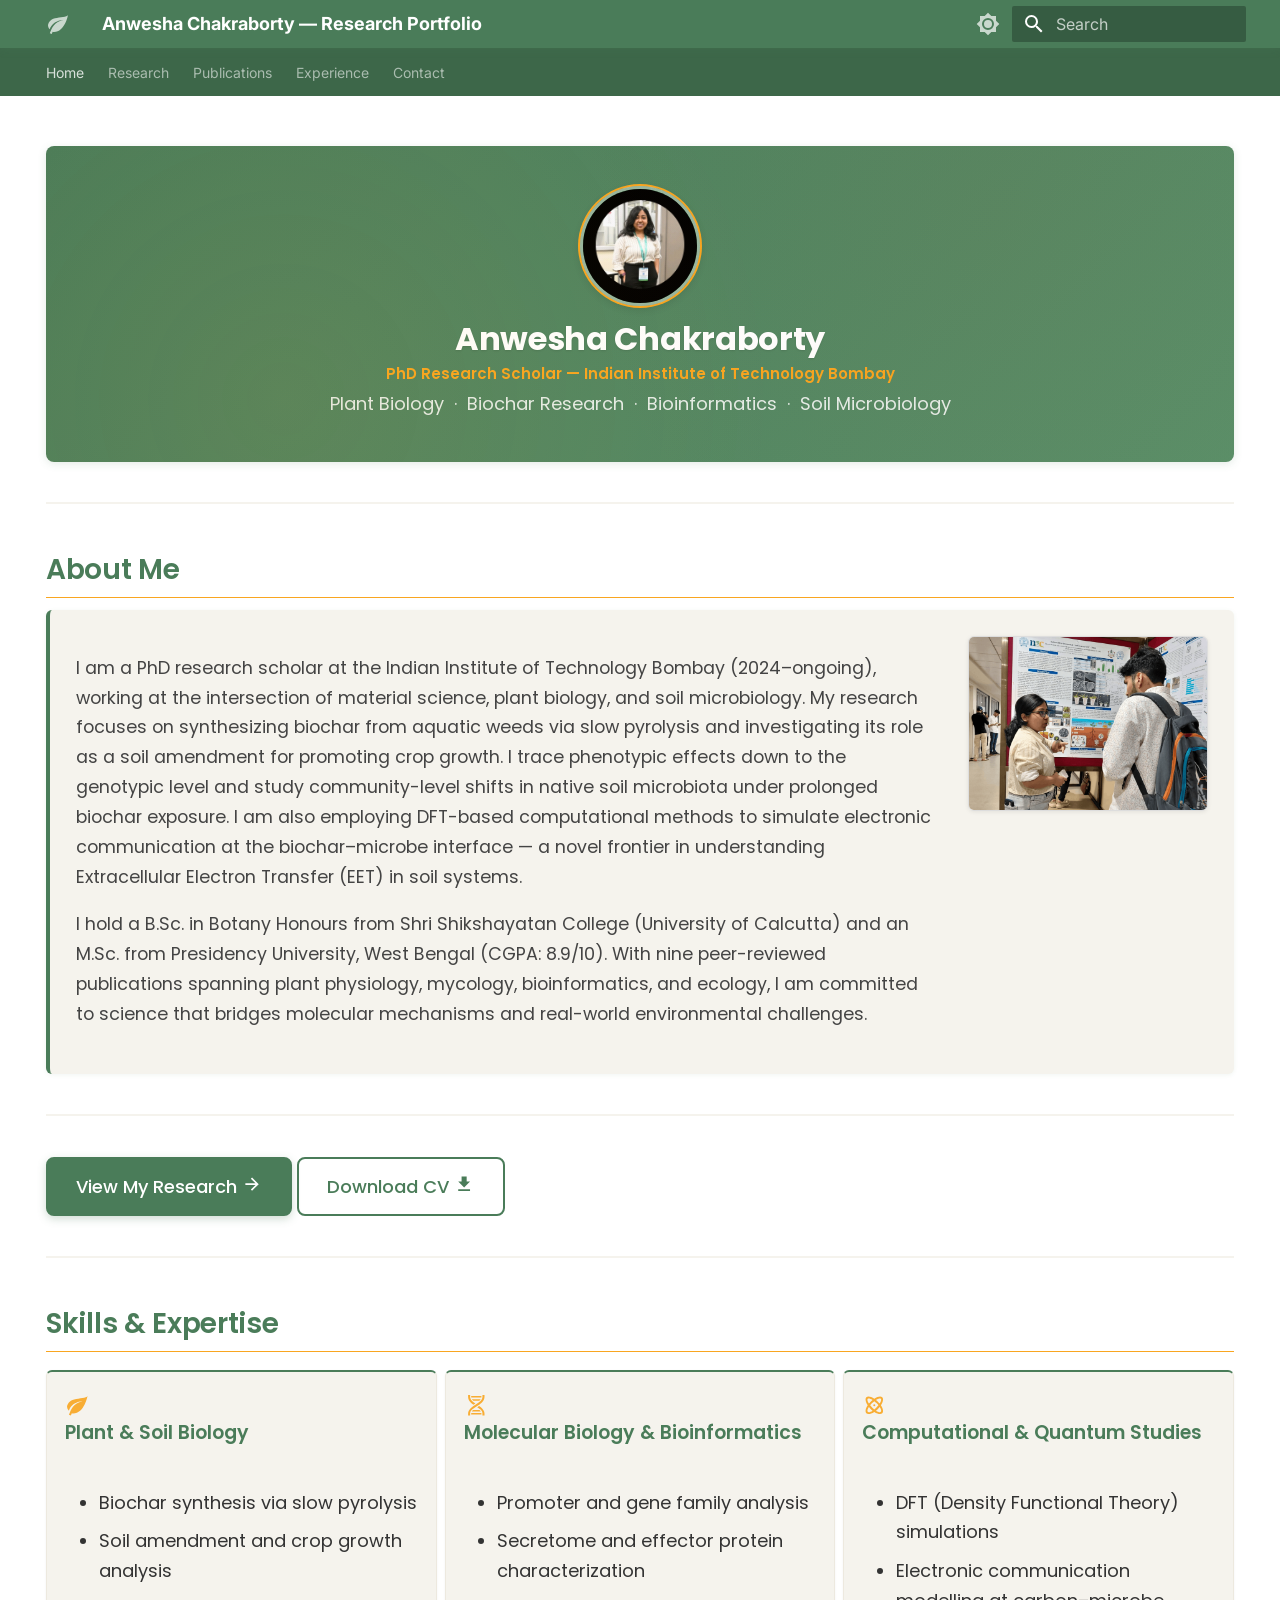
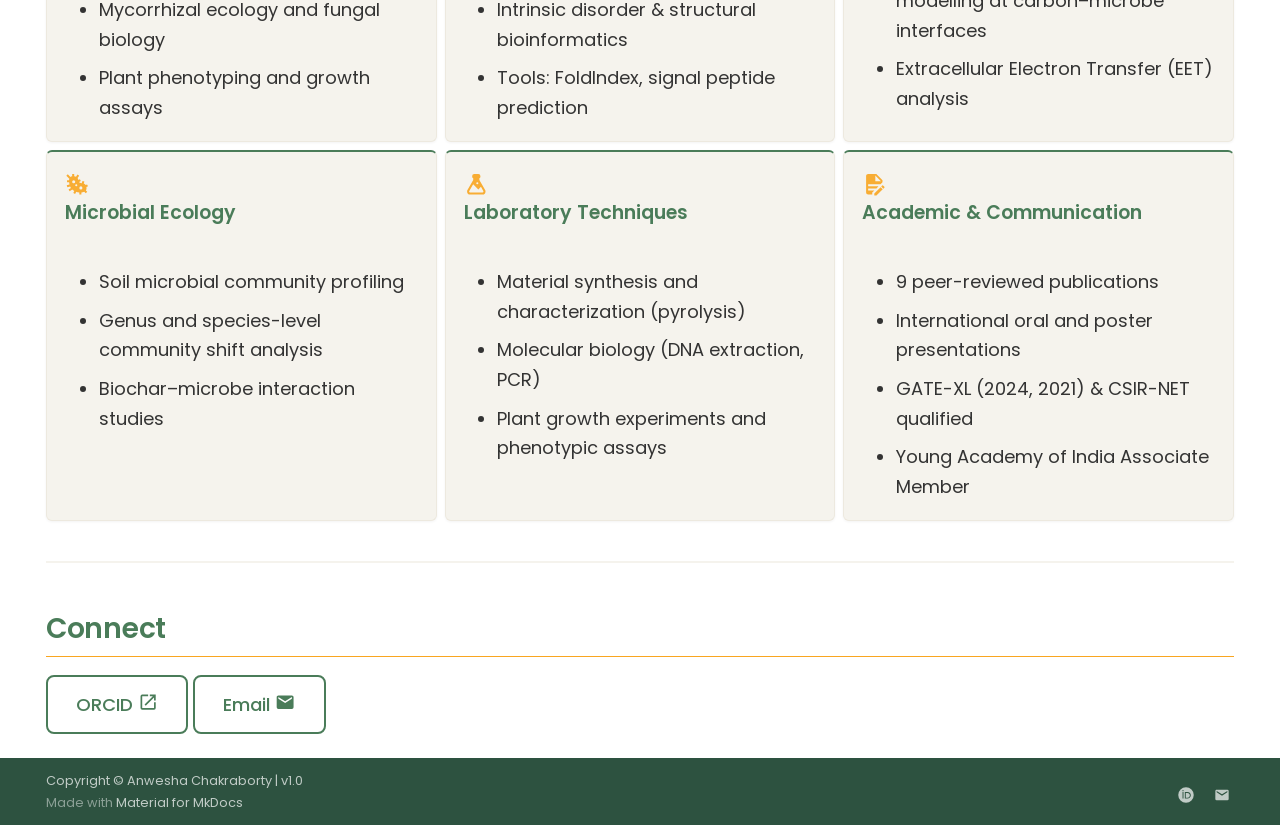
<file: index.html>
<!doctype html>
<html lang="en" class="no-js">
  <head>
    
      <meta charset="utf-8">
      <meta name="viewport" content="width=device-width,initial-scale=1">
      
        <meta name="description" content="Portfolio of Anwesha Chakraborty — Plant Biology, Biochar Research, Bioinformatics, IIT Bombay">
      
      
        <meta name="author" content="Anwesha Chakraborty">
      
      
      
      
        <link rel="next" href="projects/">
      
      
        
      
      
      <link rel="icon" href="assets/images/favicon.png">
      <meta name="generator" content="mkdocs-1.6.1, mkdocs-material-9.7.6">
    
    
      
        <title>Anwesha Chakraborty — Research Portfolio</title>
      
    
    
      <link rel="stylesheet" href="assets/stylesheets/main.484c7ddc.min.css">
      
        
        <link rel="stylesheet" href="assets/stylesheets/palette.ab4e12ef.min.css">
      
      


    
    
      
    
    
      
        
        
        <link rel="preconnect" href="https://fonts.gstatic.com" crossorigin>
        <link rel="stylesheet" href="https://fonts.googleapis.com/css?family=Inter:300,300i,400,400i,700,700i%7CRoboto+Mono:400,400i,700,700i&display=fallback">
        <style>:root{--md-text-font:"Inter";--md-code-font:"Roboto Mono"}</style>
      
    
    
      <link rel="stylesheet" href="assets/css/extra.css">
    
    <script>__md_scope=new URL(".",location),__md_hash=e=>[...e].reduce(((e,_)=>(e<<5)-e+_.charCodeAt(0)),0),__md_get=(e,_=localStorage,t=__md_scope)=>JSON.parse(_.getItem(t.pathname+"."+e)),__md_set=(e,_,t=localStorage,a=__md_scope)=>{try{t.setItem(a.pathname+"."+e,JSON.stringify(_))}catch(e){}}</script>
    
      

    
    
  </head>
  
  
    
    
      
    
    
    
    
    <body dir="ltr" data-md-color-scheme="default" data-md-color-primary="blue" data-md-color-accent="blue">
  
    
    <input class="md-toggle" data-md-toggle="drawer" type="checkbox" id="__drawer" autocomplete="off">
    <input class="md-toggle" data-md-toggle="search" type="checkbox" id="__search" autocomplete="off">
    <label class="md-overlay" for="__drawer"></label>
    <div data-md-component="skip">
      
        
        <a href="#about-me" class="md-skip">
          Skip to content
        </a>
      
    </div>
    <div data-md-component="announce">
      
    </div>
    
    
      

<header class="md-header" data-md-component="header">
  <nav class="md-header__inner md-grid" aria-label="Header">
    <a href="." title="Anwesha Chakraborty — Research Portfolio" class="md-header__button md-logo" aria-label="Anwesha Chakraborty — Research Portfolio" data-md-component="logo">
      
  
  <svg xmlns="http://www.w3.org/2000/svg" viewBox="0 0 24 24"><path d="M17 8C8 10 5.9 16.17 3.82 21.34l1.89.66.95-2.3c.48.17.98.3 1.34.3C19 20 22 3 22 3c-1 2-8 2.25-13 3.25S2 11.5 2 13.5s1.75 3.75 1.75 3.75C7 8 17 8 17 8"/></svg>

    </a>
    <label class="md-header__button md-icon" for="__drawer">
      
      <svg xmlns="http://www.w3.org/2000/svg" viewBox="0 0 24 24"><path d="M3 6h18v2H3zm0 5h18v2H3zm0 5h18v2H3z"/></svg>
    </label>
    <div class="md-header__title" data-md-component="header-title">
      <div class="md-header__ellipsis">
        <div class="md-header__topic">
          <span class="md-ellipsis">
            Anwesha Chakraborty — Research Portfolio
          </span>
        </div>
        <div class="md-header__topic" data-md-component="header-topic">
          <span class="md-ellipsis">
            
              Home
            
          </span>
        </div>
      </div>
    </div>
    
      
        <form class="md-header__option" data-md-component="palette">
  
    
    
    
    <input class="md-option" data-md-color-media="" data-md-color-scheme="default" data-md-color-primary="blue" data-md-color-accent="blue"  aria-label="Switch to dark mode"  type="radio" name="__palette" id="__palette_0">
    
      <label class="md-header__button md-icon" title="Switch to dark mode" for="__palette_1" hidden>
        <svg xmlns="http://www.w3.org/2000/svg" viewBox="0 0 24 24"><path d="M12 8a4 4 0 0 0-4 4 4 4 0 0 0 4 4 4 4 0 0 0 4-4 4 4 0 0 0-4-4m0 10a6 6 0 0 1-6-6 6 6 0 0 1 6-6 6 6 0 0 1 6 6 6 6 0 0 1-6 6m8-9.31V4h-4.69L12 .69 8.69 4H4v4.69L.69 12 4 15.31V20h4.69L12 23.31 15.31 20H20v-4.69L23.31 12z"/></svg>
      </label>
    
  
    
    
    
    <input class="md-option" data-md-color-media="" data-md-color-scheme="slate" data-md-color-primary="blue" data-md-color-accent="blue"  aria-label="Switch to light mode"  type="radio" name="__palette" id="__palette_1">
    
      <label class="md-header__button md-icon" title="Switch to light mode" for="__palette_0" hidden>
        <svg xmlns="http://www.w3.org/2000/svg" viewBox="0 0 24 24"><path d="M12 18c-.89 0-1.74-.2-2.5-.55C11.56 16.5 13 14.42 13 12s-1.44-4.5-3.5-5.45C10.26 6.2 11.11 6 12 6a6 6 0 0 1 6 6 6 6 0 0 1-6 6m8-9.31V4h-4.69L12 .69 8.69 4H4v4.69L.69 12 4 15.31V20h4.69L12 23.31 15.31 20H20v-4.69L23.31 12z"/></svg>
      </label>
    
  
</form>
      
    
    
      <script>var palette=__md_get("__palette");if(palette&&palette.color){if("(prefers-color-scheme)"===palette.color.media){var media=matchMedia("(prefers-color-scheme: light)"),input=document.querySelector(media.matches?"[data-md-color-media='(prefers-color-scheme: light)']":"[data-md-color-media='(prefers-color-scheme: dark)']");palette.color.media=input.getAttribute("data-md-color-media"),palette.color.scheme=input.getAttribute("data-md-color-scheme"),palette.color.primary=input.getAttribute("data-md-color-primary"),palette.color.accent=input.getAttribute("data-md-color-accent")}for(var[key,value]of Object.entries(palette.color))document.body.setAttribute("data-md-color-"+key,value)}</script>
    
    
    
      
      
        <label class="md-header__button md-icon" for="__search">
          
          <svg xmlns="http://www.w3.org/2000/svg" viewBox="0 0 24 24"><path d="M9.5 3A6.5 6.5 0 0 1 16 9.5c0 1.61-.59 3.09-1.56 4.23l.27.27h.79l5 5-1.5 1.5-5-5v-.79l-.27-.27A6.52 6.52 0 0 1 9.5 16 6.5 6.5 0 0 1 3 9.5 6.5 6.5 0 0 1 9.5 3m0 2C7 5 5 7 5 9.5S7 14 9.5 14 14 12 14 9.5 12 5 9.5 5"/></svg>
        </label>
        <div class="md-search" data-md-component="search" role="dialog">
  <label class="md-search__overlay" for="__search"></label>
  <div class="md-search__inner" role="search">
    <form class="md-search__form" name="search">
      <input type="text" class="md-search__input" name="query" aria-label="Search" placeholder="Search" autocapitalize="off" autocorrect="off" autocomplete="off" spellcheck="false" data-md-component="search-query" required>
      <label class="md-search__icon md-icon" for="__search">
        
        <svg xmlns="http://www.w3.org/2000/svg" viewBox="0 0 24 24"><path d="M9.5 3A6.5 6.5 0 0 1 16 9.5c0 1.61-.59 3.09-1.56 4.23l.27.27h.79l5 5-1.5 1.5-5-5v-.79l-.27-.27A6.52 6.52 0 0 1 9.5 16 6.5 6.5 0 0 1 3 9.5 6.5 6.5 0 0 1 9.5 3m0 2C7 5 5 7 5 9.5S7 14 9.5 14 14 12 14 9.5 12 5 9.5 5"/></svg>
        
        <svg xmlns="http://www.w3.org/2000/svg" viewBox="0 0 24 24"><path d="M20 11v2H8l5.5 5.5-1.42 1.42L4.16 12l7.92-7.92L13.5 5.5 8 11z"/></svg>
      </label>
      <nav class="md-search__options" aria-label="Search">
        
        <button type="reset" class="md-search__icon md-icon" title="Clear" aria-label="Clear" tabindex="-1">
          
          <svg xmlns="http://www.w3.org/2000/svg" viewBox="0 0 24 24"><path d="M19 6.41 17.59 5 12 10.59 6.41 5 5 6.41 10.59 12 5 17.59 6.41 19 12 13.41 17.59 19 19 17.59 13.41 12z"/></svg>
        </button>
      </nav>
      
    </form>
    <div class="md-search__output">
      <div class="md-search__scrollwrap" tabindex="0" data-md-scrollfix>
        <div class="md-search-result" data-md-component="search-result">
          <div class="md-search-result__meta">
            Initializing search
          </div>
          <ol class="md-search-result__list" role="presentation"></ol>
        </div>
      </div>
    </div>
  </div>
</div>
      
    
    
  </nav>
  
</header>
    
    <div class="md-container" data-md-component="container">
      
      
        
          
            
<nav class="md-tabs" aria-label="Tabs" data-md-component="tabs">
  <div class="md-grid">
    <ul class="md-tabs__list">
      
        
  
  
  
    
  
  
    <li class="md-tabs__item md-tabs__item--active">
      <a href="." class="md-tabs__link">
        
  
  
    
  
  Home

      </a>
    </li>
  

      
        
  
  
  
  
    
    
      <li class="md-tabs__item">
        <a href="projects/" class="md-tabs__link">
          
  
  
  Research

        </a>
      </li>
    
  

      
        
  
  
  
  
    <li class="md-tabs__item">
      <a href="publications/" class="md-tabs__link">
        
  
  
    
  
  Publications

      </a>
    </li>
  

      
        
  
  
  
  
    <li class="md-tabs__item">
      <a href="experience/" class="md-tabs__link">
        
  
  
    
  
  Experience

      </a>
    </li>
  

      
        
  
  
  
  
    <li class="md-tabs__item">
      <a href="contact/" class="md-tabs__link">
        
  
  
    
  
  Contact

      </a>
    </li>
  

      
    </ul>
  </div>
</nav>
          
        
      
      <main class="md-main" data-md-component="main">
        <div class="md-main__inner md-grid">
          
            
              
                
              
              <div class="md-sidebar md-sidebar--primary" data-md-component="sidebar" data-md-type="navigation" hidden>
                <div class="md-sidebar__scrollwrap">
                  <div class="md-sidebar__inner">
                    


  


<nav class="md-nav md-nav--primary md-nav--lifted" aria-label="Navigation" data-md-level="0">
  <label class="md-nav__title" for="__drawer">
    <a href="." title="Anwesha Chakraborty — Research Portfolio" class="md-nav__button md-logo" aria-label="Anwesha Chakraborty — Research Portfolio" data-md-component="logo">
      
  
  <svg xmlns="http://www.w3.org/2000/svg" viewBox="0 0 24 24"><path d="M17 8C8 10 5.9 16.17 3.82 21.34l1.89.66.95-2.3c.48.17.98.3 1.34.3C19 20 22 3 22 3c-1 2-8 2.25-13 3.25S2 11.5 2 13.5s1.75 3.75 1.75 3.75C7 8 17 8 17 8"/></svg>

    </a>
    Anwesha Chakraborty — Research Portfolio
  </label>
  
  <ul class="md-nav__list" data-md-scrollfix>
    
      
      
  
  
    
  
  
  
    <li class="md-nav__item md-nav__item--active">
      
      <input class="md-nav__toggle md-toggle" type="checkbox" id="__toc">
      
      
      
        <label class="md-nav__link md-nav__link--active" for="__toc">
          
  
  
  <span class="md-ellipsis">
    
  
    Home
  

    
  </span>
  
  

          <span class="md-nav__icon md-icon"></span>
        </label>
      
      <a href="." class="md-nav__link md-nav__link--active">
        
  
  
  <span class="md-ellipsis">
    
  
    Home
  

    
  </span>
  
  

      </a>
      
        

<nav class="md-nav md-nav--secondary" aria-label="Table of contents">
  
  
  
  
    <label class="md-nav__title" for="__toc">
      <span class="md-nav__icon md-icon"></span>
      Table of contents
    </label>
    <ul class="md-nav__list" data-md-component="toc" data-md-scrollfix>
      
        <li class="md-nav__item">
  <a href="#about-me" class="md-nav__link">
    <span class="md-ellipsis">
      
        About Me
      
    </span>
  </a>
  
</li>
      
        <li class="md-nav__item">
  <a href="#skills-expertise" class="md-nav__link">
    <span class="md-ellipsis">
      
        Skills &amp; Expertise
      
    </span>
  </a>
  
</li>
      
        <li class="md-nav__item">
  <a href="#connect" class="md-nav__link">
    <span class="md-ellipsis">
      
        Connect
      
    </span>
  </a>
  
</li>
      
    </ul>
  
</nav>
      
    </li>
  

    
      
      
  
  
  
  
    
    
    
    
      
      
    
    
    <li class="md-nav__item md-nav__item--nested">
      
        
        
        <input class="md-nav__toggle md-toggle " type="checkbox" id="__nav_2" >
        
          
          <label class="md-nav__link" for="__nav_2" id="__nav_2_label" tabindex="0">
            
  
  
  <span class="md-ellipsis">
    
  
    Research
  

    
  </span>
  
  

            <span class="md-nav__icon md-icon"></span>
          </label>
        
        <nav class="md-nav" data-md-level="1" aria-labelledby="__nav_2_label" aria-expanded="false">
          <label class="md-nav__title" for="__nav_2">
            <span class="md-nav__icon md-icon"></span>
            
  
    Research
  

          </label>
          <ul class="md-nav__list" data-md-scrollfix>
            
              
                
  
  
  
  
    <li class="md-nav__item">
      <a href="projects/" class="md-nav__link">
        
  
  
  <span class="md-ellipsis">
    
  
    All Projects
  

    
  </span>
  
  

      </a>
    </li>
  

              
            
              
                
  
  
  
  
    <li class="md-nav__item">
      <a href="projects/phd-research/" class="md-nav__link">
        
  
  
  <span class="md-ellipsis">
    
  
    PhD Research — Biochar & Soil Microbiology
  

    
  </span>
  
  

      </a>
    </li>
  

              
            
              
                
  
  
  
  
    <li class="md-nav__item">
      <a href="projects/ms-dissertation/" class="md-nav__link">
        
  
  
  <span class="md-ellipsis">
    
  
    MS Dissertation — Stress-Responsive Gene Promoters
  

    
  </span>
  
  

      </a>
    </li>
  

              
            
              
                
  
  
  
  
    <li class="md-nav__item">
      <a href="projects/magnaporthe-project/" class="md-nav__link">
        
  
  
  <span class="md-ellipsis">
    
  
    Magnaporthe oryzae Effectors (Internship)
  

    
  </span>
  
  

      </a>
    </li>
  

              
            
          </ul>
        </nav>
      
    </li>
  

    
      
      
  
  
  
  
    <li class="md-nav__item">
      <a href="publications/" class="md-nav__link">
        
  
  
  <span class="md-ellipsis">
    
  
    Publications
  

    
  </span>
  
  

      </a>
    </li>
  

    
      
      
  
  
  
  
    <li class="md-nav__item">
      <a href="experience/" class="md-nav__link">
        
  
  
  <span class="md-ellipsis">
    
  
    Experience
  

    
  </span>
  
  

      </a>
    </li>
  

    
      
      
  
  
  
  
    <li class="md-nav__item">
      <a href="contact/" class="md-nav__link">
        
  
  
  <span class="md-ellipsis">
    
  
    Contact
  

    
  </span>
  
  

      </a>
    </li>
  

    
  </ul>
</nav>
                  </div>
                </div>
              </div>
            
            
              
                
              
              <div class="md-sidebar md-sidebar--secondary" data-md-component="sidebar" data-md-type="toc" hidden>
                <div class="md-sidebar__scrollwrap">
                  <div class="md-sidebar__inner">
                    

<nav class="md-nav md-nav--secondary" aria-label="Table of contents">
  
  
  
  
    <label class="md-nav__title" for="__toc">
      <span class="md-nav__icon md-icon"></span>
      Table of contents
    </label>
    <ul class="md-nav__list" data-md-component="toc" data-md-scrollfix>
      
        <li class="md-nav__item">
  <a href="#about-me" class="md-nav__link">
    <span class="md-ellipsis">
      
        About Me
      
    </span>
  </a>
  
</li>
      
        <li class="md-nav__item">
  <a href="#skills-expertise" class="md-nav__link">
    <span class="md-ellipsis">
      
        Skills &amp; Expertise
      
    </span>
  </a>
  
</li>
      
        <li class="md-nav__item">
  <a href="#connect" class="md-nav__link">
    <span class="md-ellipsis">
      
        Connect
      
    </span>
  </a>
  
</li>
      
    </ul>
  
</nav>
                  </div>
                </div>
              </div>
            
          
          
            <div class="md-content" data-md-component="content">
              
              <article class="md-content__inner md-typeset">
                
                  
  




<div class="hero">
  <img src="assets/images/profile.png" alt="Anwesha Chakraborty" class="profile-photo">
  <h1>Anwesha Chakraborty</h1>
  <p><strong>PhD Research Scholar — Indian Institute of Technology Bombay</strong></p>
  <p><em>Plant Biology &nbsp;·&nbsp; Biochar Research &nbsp;·&nbsp; Bioinformatics &nbsp;·&nbsp; Soil Microbiology</em></p>
</div>

<hr />
<h2 id="about-me">About Me</h2>
<div class="about-section">
<div class="about-text">
<p>I am a PhD research scholar at the Indian Institute of Technology Bombay (2024–ongoing), working at the intersection of material science, plant biology, and soil microbiology. My research focuses on synthesizing biochar from aquatic weeds via slow pyrolysis and investigating its role as a soil amendment for promoting crop growth. I trace phenotypic effects down to the genotypic level and study community-level shifts in native soil microbiota under prolonged biochar exposure. I am also employing DFT-based computational methods to simulate electronic communication at the biochar–microbe interface — a novel frontier in understanding Extracellular Electron Transfer (EET) in soil systems.</p>
<p>I hold a B.Sc. in Botany Honours from Shri Shikshayatan College (University of Calcutta) and an M.Sc. from Presidency University, West Bengal (CGPA: 8.9/10). With nine peer-reviewed publications spanning plant physiology, mycology, bioinformatics, and ecology, I am committed to science that bridges molecular mechanisms and real-world environmental challenges.</p>
</div>
<div class="about-image">
  <img src="assets/images/about.png" alt="Research">
</div>
</div>
<hr />
<p><a class="md-button md-button--primary" href="projects/">View My Research <span class="twemoji"><svg xmlns="http://www.w3.org/2000/svg" viewBox="0 0 24 24"><path d="M4 11v2h12l-5.5 5.5 1.42 1.42L19.84 12l-7.92-7.92L10.5 5.5 16 11z"/></svg></span></a>
<a class="md-button" href="assets/Anwesha-Chakraborty-CV.pdf">Download CV <span class="twemoji"><svg xmlns="http://www.w3.org/2000/svg" viewBox="0 0 24 24"><path d="M5 20h14v-2H5m14-9h-4V3H9v6H5l7 7z"/></svg></span></a></p>
<hr />
<h2 id="skills-expertise">Skills &amp; Expertise</h2>
<div class="grid cards">
<ul>
<li>
<p><span class="twemoji lg middle"><svg xmlns="http://www.w3.org/2000/svg" viewBox="0 0 24 24"><path d="M17 8C8 10 5.9 16.17 3.82 21.34l1.89.66.95-2.3c.48.17.98.3 1.34.3C19 20 22 3 22 3c-1 2-8 2.25-13 3.25S2 11.5 2 13.5s1.75 3.75 1.75 3.75C7 8 17 8 17 8"/></svg></span> <strong>Plant &amp; Soil Biology</strong></p>
<hr />
<ul>
<li>Biochar synthesis via slow pyrolysis</li>
<li>Soil amendment and crop growth analysis</li>
<li>Mycorrhizal ecology and fungal biology</li>
<li>Plant phenotyping and growth assays</li>
</ul>
</li>
<li>
<p><span class="twemoji lg middle"><svg xmlns="http://www.w3.org/2000/svg" viewBox="0 0 24 24"><path d="M4 2h2v2c0 1.44.68 2.61 1.88 3.78.86.83 2.01 1.63 3.21 2.42l-1.83 1.19C8.27 10.72 7.31 10 6.5 9.21 5.07 7.82 4 6.1 4 4zm14 0h2v2c0 2.1-1.07 3.82-2.5 5.21-1.41 1.38-3.21 2.52-4.96 3.63-1.75 1.12-3.45 2.21-4.66 3.38C6.68 17.39 6 18.56 6 20v2H4v-2c0-2.1 1.07-3.82 2.5-5.21 1.41-1.38 3.21-2.52 4.96-3.63 1.75-1.12 3.45-2.21 4.66-3.38C17.32 6.61 18 5.44 18 4zm-3.26 10.61c.99.67 1.95 1.39 2.76 2.18C18.93 16.18 20 17.9 20 20v2h-2v-2c0-1.44-.68-2.61-1.88-3.78-.86-.83-2.01-1.63-3.21-2.42zM7 3h10v1l-.06.5H7.06L7 4zm.68 3h8.64c-.24.34-.52.69-.9 1.06l-.51.44H9.07l-.49-.44c-.38-.37-.66-.72-.9-1.06m1.41 10.5h5.84l.49.44c.38.37.66.72.9 1.06H7.68c.24-.34.52-.69.9-1.06zm-2.03 3h9.88l.06.5v1H7v-1z"/></svg></span> <strong>Molecular Biology &amp; Bioinformatics</strong></p>
<hr />
<ul>
<li>Promoter and gene family analysis</li>
<li>Secretome and effector protein characterization</li>
<li>Intrinsic disorder &amp; structural bioinformatics</li>
<li>Tools: FoldIndex, signal peptide prediction</li>
</ul>
</li>
<li>
<p><span class="twemoji lg middle"><svg xmlns="http://www.w3.org/2000/svg" viewBox="0 0 24 24"><path d="M12 11a1 1 0 0 1 1 1 1 1 0 0 1-1 1 1 1 0 0 1-1-1 1 1 0 0 1 1-1M4.22 4.22C5.65 2.79 8.75 3.43 12 5.56c3.25-2.13 6.35-2.77 7.78-1.34s.79 4.53-1.34 7.78c2.13 3.25 2.77 6.35 1.34 7.78s-4.53.79-7.78-1.34c-3.25 2.13-6.35 2.77-7.78 1.34S3.43 15.25 5.56 12C3.43 8.75 2.79 5.65 4.22 4.22m11.32 4.24c.61.62 1.17 1.25 1.69 1.88 1.38-2.13 1.88-3.96 1.13-4.7-.74-.75-2.57-.25-4.7 1.13.63.52 1.26 1.08 1.88 1.69m-7.08 7.08c-.61-.62-1.17-1.25-1.69-1.88-1.38 2.13-1.88 3.96-1.13 4.7.74.75 2.57.25 4.7-1.13-.63-.52-1.26-1.08-1.88-1.69m-2.82-9.9c-.75.74-.25 2.57 1.13 4.7.52-.63 1.08-1.26 1.69-1.88.62-.61 1.25-1.17 1.88-1.69-2.13-1.38-3.96-1.88-4.7-1.13m4.24 8.48c.7.7 1.42 1.34 2.12 1.91.7-.57 1.42-1.21 2.12-1.91s1.34-1.42 1.91-2.12c-.57-.7-1.21-1.42-1.91-2.12S12.7 8.54 12 7.97c-.7.57-1.42 1.21-2.12 1.91S8.54 11.3 7.97 12c.57.7 1.21 1.42 1.91 2.12m8.48 4.24c.75-.74.25-2.57-1.13-4.7-.52.63-1.08 1.26-1.69 1.88-.62.61-1.25 1.17-1.88 1.69 2.13 1.38 3.96 1.88 4.7 1.13"/></svg></span> <strong>Computational &amp; Quantum Studies</strong></p>
<hr />
<ul>
<li>DFT (Density Functional Theory) simulations</li>
<li>Electronic communication modelling at carbon–microbe interfaces</li>
<li>Extracellular Electron Transfer (EET) analysis</li>
</ul>
</li>
<li>
<p><span class="twemoji lg middle"><svg xmlns="http://www.w3.org/2000/svg" viewBox="0 0 24 24"><path d="M21 16c0-.5-.05-.92-.12-1.32l1.57-.78-.9-1.8-1.37.69c-.55-.83-1.27-1.29-1.89-1.51l.66-1.96-1.9-.64-.76 2.28c-1.33-.13-2.12-.64-2.59-1.19l1.75-.87-.9-1.8-1.55.79a4.4 4.4 0 0 0-.72-2.02l1.55-2.32-1.66-1.11-1.41 2.12c-.48-.23-1.06-.41-1.76-.5V2H7v2.1c-.71.15-1.27.44-1.68.81L2.7 2.29 1.29 3.71l2.95 2.94C4 7.39 4 8 4 8H2v2h2.04c.06.63.17 1.36.36 2.15l-2.72.9.63 1.9 2.69-.9c.24.51.5 1.03.82 1.53l-2.38 1.59 1.11 1.66 2.52-1.68c.56.56 1.22 1.06 1.99 1.49l-.96 1.91 1.79.9 1-2-.16-.09c.95.32 2.03.54 3.27.61V22h2v-2.07c.76-.09 1.81-.29 2.77-.74l1.52 1.52 1.41-1.42-1.33-1.34c.38-.51.63-1.15.63-1.95M8.5 11A1.5 1.5 0 0 1 7 9.5 1.5 1.5 0 0 1 8.5 8 1.5 1.5 0 0 1 10 9.5 1.5 1.5 0 0 1 8.5 11m2.5 3a1 1 0 0 1-1-1 1 1 0 0 1 1-1 1 1 0 0 1 1 1 1 1 0 0 1-1 1m4.5 3a1.5 1.5 0 0 1-1.5-1.5 1.5 1.5 0 0 1 1.5-1.5 1.5 1.5 0 0 1 1.5 1.5 1.5 1.5 0 0 1-1.5 1.5"/></svg></span> <strong>Microbial Ecology</strong></p>
<hr />
<ul>
<li>Soil microbial community profiling</li>
<li>Genus and species-level community shift analysis</li>
<li>Biochar–microbe interaction studies</li>
</ul>
</li>
<li>
<p><span class="twemoji lg middle"><svg xmlns="http://www.w3.org/2000/svg" viewBox="0 0 24 24"><path d="M6 22a3 3 0 0 1-3-3c0-.6.18-1.16.5-1.63L9 7.81V6a1 1 0 0 1-1-1V4a2 2 0 0 1 2-2h4a2 2 0 0 1 2 2v1a1 1 0 0 1-1 1v1.81l5.5 9.56c.32.47.5 1.03.5 1.63a3 3 0 0 1-3 3zm-1-3a1 1 0 0 0 1 1h12a1 1 0 0 0 1-1c0-.21-.07-.41-.18-.57l-2.29-3.96L14 17l-5.07-5.07-3.75 6.5c-.11.16-.18.36-.18.57m8-9a1 1 0 0 0-1 1 1 1 0 0 0 1 1 1 1 0 0 0 1-1 1 1 0 0 0-1-1"/></svg></span> <strong>Laboratory Techniques</strong></p>
<hr />
<ul>
<li>Material synthesis and characterization (pyrolysis)</li>
<li>Molecular biology (DNA extraction, PCR)</li>
<li>Plant growth experiments and phenotypic assays</li>
</ul>
</li>
<li>
<p><span class="twemoji lg middle"><svg xmlns="http://www.w3.org/2000/svg" viewBox="0 0 24 24"><path d="M6 2c-1.11 0-2 .89-2 2v16a2 2 0 0 0 2 2h4v-1.91L12.09 18H6v-2h8.09l2-2H6v-2h12.09L20 10.09V8l-6-6zm7 1.5L18.5 9H13zm7.15 9.5a.55.55 0 0 0-.4.16l-1.02 1.02 2.09 2.08 1.02-1.01c.21-.22.21-.58 0-.79l-1.3-1.3a.54.54 0 0 0-.39-.16m-2.01 1.77L12 20.92V23h2.08l6.15-6.15z"/></svg></span> <strong>Academic &amp; Communication</strong></p>
<hr />
<ul>
<li>9 peer-reviewed publications</li>
<li>International oral and poster presentations</li>
<li>GATE-XL (2024, 2021) &amp; CSIR-NET qualified</li>
<li>Young Academy of India Associate Member</li>
</ul>
</li>
</ul>
</div>
<hr />
<h2 id="connect">Connect</h2>
<p><a class="md-button" href="https://orcid.org/0000-0002-6110-3770">ORCID <span class="twemoji"><svg xmlns="http://www.w3.org/2000/svg" viewBox="0 0 24 24"><path d="M14 3v2h3.59l-9.83 9.83 1.41 1.41L19 6.41V10h2V3m-2 16H5V5h7V3H5a2 2 0 0 0-2 2v14a2 2 0 0 0 2 2h14a2 2 0 0 0 2-2v-7h-2z"/></svg></span></a>
<a class="md-button" href="mailto:24d1261@iitb.ac.in">Email <span class="twemoji"><svg xmlns="http://www.w3.org/2000/svg" viewBox="0 0 24 24"><path d="m20 8-8 5-8-5V6l8 5 8-5m0-2H4c-1.11 0-2 .89-2 2v12a2 2 0 0 0 2 2h16a2 2 0 0 0 2-2V6a2 2 0 0 0-2-2"/></svg></span></a></p>







  
  




  



                
              </article>
            </div>
          
          
<script>var target=document.getElementById(location.hash.slice(1));target&&target.name&&(target.checked=target.name.startsWith("__tabbed_"))</script>
        </div>
        
          <button type="button" class="md-top md-icon" data-md-component="top" hidden>
  
  <svg xmlns="http://www.w3.org/2000/svg" viewBox="0 0 24 24"><path d="M13 20h-2V8l-5.5 5.5-1.42-1.42L12 4.16l7.92 7.92-1.42 1.42L13 8z"/></svg>
  Back to top
</button>
        
      </main>
      
        <footer class="md-footer">
  
  <div class="md-footer-meta md-typeset">
    <div class="md-footer-meta__inner md-grid">
      <div class="md-copyright">
  
    <div class="md-copyright__highlight">
      Copyright &copy; Anwesha Chakraborty | v1.0
    </div>
  
  
    Made with
    <a href="https://squidfunk.github.io/mkdocs-material/" target="_blank" rel="noopener">
      Material for MkDocs
    </a>
  
</div>
      
        
<div class="md-social">
  
    
    
    
    
      
      
    
    <a href="https://orcid.org/0000-0002-6110-3770" target="_blank" rel="noopener" title="orcid.org" class="md-social__link">
      <svg xmlns="http://www.w3.org/2000/svg" viewBox="0 0 512 512"><!--! Font Awesome Free 7.1.0 by @fontawesome - https://fontawesome.com License - https://fontawesome.com/license/free (Icons: CC BY 4.0, Fonts: SIL OFL 1.1, Code: MIT License) Copyright 2025 Fonticons, Inc.--><path d="M294.7 188.2h-45.9V342h47.5c67.6 0 83.1-51.3 83.1-76.9 0-41.6-26.5-76.9-84.7-76.9M256 8a248 248 0 1 0 0 496 248 248 0 1 0 0-496m-80.8 360.8h-29.8V161.3h29.8zM160.3 98.5a19.6 19.6 0 1 1 0 39.2 19.6 19.6 0 1 1 0-39.2M300 369h-81V161.3h80.6c76.7 0 110.4 54.8 110.4 103.9 0 53.3-41.7 103.9-110 103.9z"/></svg>
    </a>
  
    
    
    
    
    <a href="mailto:24d1261@iitb.ac.in" target="_blank" rel="noopener" title="" class="md-social__link">
      <svg xmlns="http://www.w3.org/2000/svg" viewBox="0 0 24 24"><path d="m20 8-8 5-8-5V6l8 5 8-5m0-2H4c-1.11 0-2 .89-2 2v12a2 2 0 0 0 2 2h16a2 2 0 0 0 2-2V6a2 2 0 0 0-2-2"/></svg>
    </a>
  
</div>
      
    </div>
  </div>
</footer>
      
    </div>
    <div class="md-dialog" data-md-component="dialog">
      <div class="md-dialog__inner md-typeset"></div>
    </div>
    
    
    
      
      
      <script id="__config" type="application/json">{"annotate": null, "base": ".", "features": ["navigation.tabs", "navigation.top", "content.code.copy"], "search": "assets/javascripts/workers/search.2c215733.min.js", "tags": null, "translations": {"clipboard.copied": "Copied to clipboard", "clipboard.copy": "Copy to clipboard", "search.result.more.one": "1 more on this page", "search.result.more.other": "# more on this page", "search.result.none": "No matching documents", "search.result.one": "1 matching document", "search.result.other": "# matching documents", "search.result.placeholder": "Type to start searching", "search.result.term.missing": "Missing", "select.version": "Select version"}, "version": null}</script>
    
    
      <script src="assets/javascripts/bundle.79ae519e.min.js"></script>
      
    
  </body>
</html>
</file>
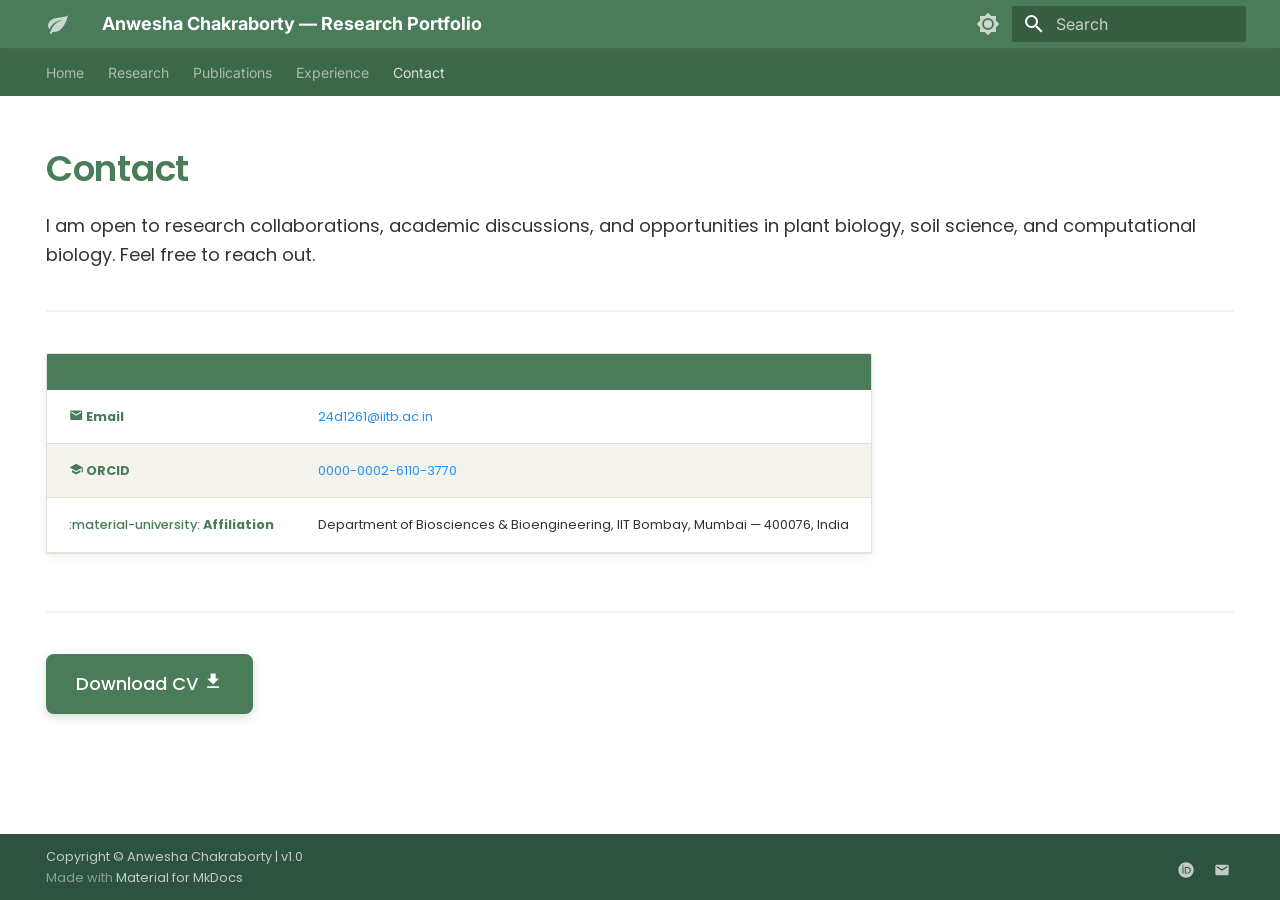
<file: contact/index.html>
<!doctype html>
<html lang="en" class="no-js">
  <head>
    
      <meta charset="utf-8">
      <meta name="viewport" content="width=device-width,initial-scale=1">
      
        <meta name="description" content="Portfolio of Anwesha Chakraborty — Plant Biology, Biochar Research, Bioinformatics, IIT Bombay">
      
      
        <meta name="author" content="Anwesha Chakraborty">
      
      
      
        <link rel="prev" href="../experience/">
      
      
      
        
      
      
      <link rel="icon" href="../assets/images/favicon.png">
      <meta name="generator" content="mkdocs-1.6.1, mkdocs-material-9.7.6">
    
    
      
        <title>Contact - Anwesha Chakraborty — Research Portfolio</title>
      
    
    
      <link rel="stylesheet" href="../assets/stylesheets/main.484c7ddc.min.css">
      
        
        <link rel="stylesheet" href="../assets/stylesheets/palette.ab4e12ef.min.css">
      
      


    
    
      
    
    
      
        
        
        <link rel="preconnect" href="https://fonts.gstatic.com" crossorigin>
        <link rel="stylesheet" href="https://fonts.googleapis.com/css?family=Inter:300,300i,400,400i,700,700i%7CRoboto+Mono:400,400i,700,700i&display=fallback">
        <style>:root{--md-text-font:"Inter";--md-code-font:"Roboto Mono"}</style>
      
    
    
      <link rel="stylesheet" href="../assets/css/extra.css">
    
    <script>__md_scope=new URL("..",location),__md_hash=e=>[...e].reduce(((e,_)=>(e<<5)-e+_.charCodeAt(0)),0),__md_get=(e,_=localStorage,t=__md_scope)=>JSON.parse(_.getItem(t.pathname+"."+e)),__md_set=(e,_,t=localStorage,a=__md_scope)=>{try{t.setItem(a.pathname+"."+e,JSON.stringify(_))}catch(e){}}</script>
    
      

    
    
  </head>
  
  
    
    
      
    
    
    
    
    <body dir="ltr" data-md-color-scheme="default" data-md-color-primary="blue" data-md-color-accent="blue">
  
    
    <input class="md-toggle" data-md-toggle="drawer" type="checkbox" id="__drawer" autocomplete="off">
    <input class="md-toggle" data-md-toggle="search" type="checkbox" id="__search" autocomplete="off">
    <label class="md-overlay" for="__drawer"></label>
    <div data-md-component="skip">
      
        
        <a href="#contact" class="md-skip">
          Skip to content
        </a>
      
    </div>
    <div data-md-component="announce">
      
    </div>
    
    
      

<header class="md-header" data-md-component="header">
  <nav class="md-header__inner md-grid" aria-label="Header">
    <a href=".." title="Anwesha Chakraborty — Research Portfolio" class="md-header__button md-logo" aria-label="Anwesha Chakraborty — Research Portfolio" data-md-component="logo">
      
  
  <svg xmlns="http://www.w3.org/2000/svg" viewBox="0 0 24 24"><path d="M17 8C8 10 5.9 16.17 3.82 21.34l1.89.66.95-2.3c.48.17.98.3 1.34.3C19 20 22 3 22 3c-1 2-8 2.25-13 3.25S2 11.5 2 13.5s1.75 3.75 1.75 3.75C7 8 17 8 17 8"/></svg>

    </a>
    <label class="md-header__button md-icon" for="__drawer">
      
      <svg xmlns="http://www.w3.org/2000/svg" viewBox="0 0 24 24"><path d="M3 6h18v2H3zm0 5h18v2H3zm0 5h18v2H3z"/></svg>
    </label>
    <div class="md-header__title" data-md-component="header-title">
      <div class="md-header__ellipsis">
        <div class="md-header__topic">
          <span class="md-ellipsis">
            Anwesha Chakraborty — Research Portfolio
          </span>
        </div>
        <div class="md-header__topic" data-md-component="header-topic">
          <span class="md-ellipsis">
            
              Contact
            
          </span>
        </div>
      </div>
    </div>
    
      
        <form class="md-header__option" data-md-component="palette">
  
    
    
    
    <input class="md-option" data-md-color-media="" data-md-color-scheme="default" data-md-color-primary="blue" data-md-color-accent="blue"  aria-label="Switch to dark mode"  type="radio" name="__palette" id="__palette_0">
    
      <label class="md-header__button md-icon" title="Switch to dark mode" for="__palette_1" hidden>
        <svg xmlns="http://www.w3.org/2000/svg" viewBox="0 0 24 24"><path d="M12 8a4 4 0 0 0-4 4 4 4 0 0 0 4 4 4 4 0 0 0 4-4 4 4 0 0 0-4-4m0 10a6 6 0 0 1-6-6 6 6 0 0 1 6-6 6 6 0 0 1 6 6 6 6 0 0 1-6 6m8-9.31V4h-4.69L12 .69 8.69 4H4v4.69L.69 12 4 15.31V20h4.69L12 23.31 15.31 20H20v-4.69L23.31 12z"/></svg>
      </label>
    
  
    
    
    
    <input class="md-option" data-md-color-media="" data-md-color-scheme="slate" data-md-color-primary="blue" data-md-color-accent="blue"  aria-label="Switch to light mode"  type="radio" name="__palette" id="__palette_1">
    
      <label class="md-header__button md-icon" title="Switch to light mode" for="__palette_0" hidden>
        <svg xmlns="http://www.w3.org/2000/svg" viewBox="0 0 24 24"><path d="M12 18c-.89 0-1.74-.2-2.5-.55C11.56 16.5 13 14.42 13 12s-1.44-4.5-3.5-5.45C10.26 6.2 11.11 6 12 6a6 6 0 0 1 6 6 6 6 0 0 1-6 6m8-9.31V4h-4.69L12 .69 8.69 4H4v4.69L.69 12 4 15.31V20h4.69L12 23.31 15.31 20H20v-4.69L23.31 12z"/></svg>
      </label>
    
  
</form>
      
    
    
      <script>var palette=__md_get("__palette");if(palette&&palette.color){if("(prefers-color-scheme)"===palette.color.media){var media=matchMedia("(prefers-color-scheme: light)"),input=document.querySelector(media.matches?"[data-md-color-media='(prefers-color-scheme: light)']":"[data-md-color-media='(prefers-color-scheme: dark)']");palette.color.media=input.getAttribute("data-md-color-media"),palette.color.scheme=input.getAttribute("data-md-color-scheme"),palette.color.primary=input.getAttribute("data-md-color-primary"),palette.color.accent=input.getAttribute("data-md-color-accent")}for(var[key,value]of Object.entries(palette.color))document.body.setAttribute("data-md-color-"+key,value)}</script>
    
    
    
      
      
        <label class="md-header__button md-icon" for="__search">
          
          <svg xmlns="http://www.w3.org/2000/svg" viewBox="0 0 24 24"><path d="M9.5 3A6.5 6.5 0 0 1 16 9.5c0 1.61-.59 3.09-1.56 4.23l.27.27h.79l5 5-1.5 1.5-5-5v-.79l-.27-.27A6.52 6.52 0 0 1 9.5 16 6.5 6.5 0 0 1 3 9.5 6.5 6.5 0 0 1 9.5 3m0 2C7 5 5 7 5 9.5S7 14 9.5 14 14 12 14 9.5 12 5 9.5 5"/></svg>
        </label>
        <div class="md-search" data-md-component="search" role="dialog">
  <label class="md-search__overlay" for="__search"></label>
  <div class="md-search__inner" role="search">
    <form class="md-search__form" name="search">
      <input type="text" class="md-search__input" name="query" aria-label="Search" placeholder="Search" autocapitalize="off" autocorrect="off" autocomplete="off" spellcheck="false" data-md-component="search-query" required>
      <label class="md-search__icon md-icon" for="__search">
        
        <svg xmlns="http://www.w3.org/2000/svg" viewBox="0 0 24 24"><path d="M9.5 3A6.5 6.5 0 0 1 16 9.5c0 1.61-.59 3.09-1.56 4.23l.27.27h.79l5 5-1.5 1.5-5-5v-.79l-.27-.27A6.52 6.52 0 0 1 9.5 16 6.5 6.5 0 0 1 3 9.5 6.5 6.5 0 0 1 9.5 3m0 2C7 5 5 7 5 9.5S7 14 9.5 14 14 12 14 9.5 12 5 9.5 5"/></svg>
        
        <svg xmlns="http://www.w3.org/2000/svg" viewBox="0 0 24 24"><path d="M20 11v2H8l5.5 5.5-1.42 1.42L4.16 12l7.92-7.92L13.5 5.5 8 11z"/></svg>
      </label>
      <nav class="md-search__options" aria-label="Search">
        
        <button type="reset" class="md-search__icon md-icon" title="Clear" aria-label="Clear" tabindex="-1">
          
          <svg xmlns="http://www.w3.org/2000/svg" viewBox="0 0 24 24"><path d="M19 6.41 17.59 5 12 10.59 6.41 5 5 6.41 10.59 12 5 17.59 6.41 19 12 13.41 17.59 19 19 17.59 13.41 12z"/></svg>
        </button>
      </nav>
      
    </form>
    <div class="md-search__output">
      <div class="md-search__scrollwrap" tabindex="0" data-md-scrollfix>
        <div class="md-search-result" data-md-component="search-result">
          <div class="md-search-result__meta">
            Initializing search
          </div>
          <ol class="md-search-result__list" role="presentation"></ol>
        </div>
      </div>
    </div>
  </div>
</div>
      
    
    
  </nav>
  
</header>
    
    <div class="md-container" data-md-component="container">
      
      
        
          
            
<nav class="md-tabs" aria-label="Tabs" data-md-component="tabs">
  <div class="md-grid">
    <ul class="md-tabs__list">
      
        
  
  
  
  
    <li class="md-tabs__item">
      <a href=".." class="md-tabs__link">
        
  
  
    
  
  Home

      </a>
    </li>
  

      
        
  
  
  
  
    
    
      <li class="md-tabs__item">
        <a href="../projects/" class="md-tabs__link">
          
  
  
  Research

        </a>
      </li>
    
  

      
        
  
  
  
  
    <li class="md-tabs__item">
      <a href="../publications/" class="md-tabs__link">
        
  
  
    
  
  Publications

      </a>
    </li>
  

      
        
  
  
  
  
    <li class="md-tabs__item">
      <a href="../experience/" class="md-tabs__link">
        
  
  
    
  
  Experience

      </a>
    </li>
  

      
        
  
  
  
    
  
  
    <li class="md-tabs__item md-tabs__item--active">
      <a href="./" class="md-tabs__link">
        
  
  
    
  
  Contact

      </a>
    </li>
  

      
    </ul>
  </div>
</nav>
          
        
      
      <main class="md-main" data-md-component="main">
        <div class="md-main__inner md-grid">
          
            
              
                
              
              <div class="md-sidebar md-sidebar--primary" data-md-component="sidebar" data-md-type="navigation" hidden>
                <div class="md-sidebar__scrollwrap">
                  <div class="md-sidebar__inner">
                    


  


<nav class="md-nav md-nav--primary md-nav--lifted" aria-label="Navigation" data-md-level="0">
  <label class="md-nav__title" for="__drawer">
    <a href=".." title="Anwesha Chakraborty — Research Portfolio" class="md-nav__button md-logo" aria-label="Anwesha Chakraborty — Research Portfolio" data-md-component="logo">
      
  
  <svg xmlns="http://www.w3.org/2000/svg" viewBox="0 0 24 24"><path d="M17 8C8 10 5.9 16.17 3.82 21.34l1.89.66.95-2.3c.48.17.98.3 1.34.3C19 20 22 3 22 3c-1 2-8 2.25-13 3.25S2 11.5 2 13.5s1.75 3.75 1.75 3.75C7 8 17 8 17 8"/></svg>

    </a>
    Anwesha Chakraborty — Research Portfolio
  </label>
  
  <ul class="md-nav__list" data-md-scrollfix>
    
      
      
  
  
  
  
    <li class="md-nav__item">
      <a href=".." class="md-nav__link">
        
  
  
  <span class="md-ellipsis">
    
  
    Home
  

    
  </span>
  
  

      </a>
    </li>
  

    
      
      
  
  
  
  
    
    
    
    
      
      
    
    
    <li class="md-nav__item md-nav__item--nested">
      
        
        
        <input class="md-nav__toggle md-toggle " type="checkbox" id="__nav_2" >
        
          
          <label class="md-nav__link" for="__nav_2" id="__nav_2_label" tabindex="0">
            
  
  
  <span class="md-ellipsis">
    
  
    Research
  

    
  </span>
  
  

            <span class="md-nav__icon md-icon"></span>
          </label>
        
        <nav class="md-nav" data-md-level="1" aria-labelledby="__nav_2_label" aria-expanded="false">
          <label class="md-nav__title" for="__nav_2">
            <span class="md-nav__icon md-icon"></span>
            
  
    Research
  

          </label>
          <ul class="md-nav__list" data-md-scrollfix>
            
              
                
  
  
  
  
    <li class="md-nav__item">
      <a href="../projects/" class="md-nav__link">
        
  
  
  <span class="md-ellipsis">
    
  
    All Projects
  

    
  </span>
  
  

      </a>
    </li>
  

              
            
              
                
  
  
  
  
    <li class="md-nav__item">
      <a href="../projects/phd-research/" class="md-nav__link">
        
  
  
  <span class="md-ellipsis">
    
  
    PhD Research — Biochar & Soil Microbiology
  

    
  </span>
  
  

      </a>
    </li>
  

              
            
              
                
  
  
  
  
    <li class="md-nav__item">
      <a href="../projects/ms-dissertation/" class="md-nav__link">
        
  
  
  <span class="md-ellipsis">
    
  
    MS Dissertation — Stress-Responsive Gene Promoters
  

    
  </span>
  
  

      </a>
    </li>
  

              
            
              
                
  
  
  
  
    <li class="md-nav__item">
      <a href="../projects/magnaporthe-project/" class="md-nav__link">
        
  
  
  <span class="md-ellipsis">
    
  
    Magnaporthe oryzae Effectors (Internship)
  

    
  </span>
  
  

      </a>
    </li>
  

              
            
          </ul>
        </nav>
      
    </li>
  

    
      
      
  
  
  
  
    <li class="md-nav__item">
      <a href="../publications/" class="md-nav__link">
        
  
  
  <span class="md-ellipsis">
    
  
    Publications
  

    
  </span>
  
  

      </a>
    </li>
  

    
      
      
  
  
  
  
    <li class="md-nav__item">
      <a href="../experience/" class="md-nav__link">
        
  
  
  <span class="md-ellipsis">
    
  
    Experience
  

    
  </span>
  
  

      </a>
    </li>
  

    
      
      
  
  
    
  
  
  
    <li class="md-nav__item md-nav__item--active">
      
      <input class="md-nav__toggle md-toggle" type="checkbox" id="__toc">
      
      
        
      
      
      <a href="./" class="md-nav__link md-nav__link--active">
        
  
  
  <span class="md-ellipsis">
    
  
    Contact
  

    
  </span>
  
  

      </a>
      
    </li>
  

    
  </ul>
</nav>
                  </div>
                </div>
              </div>
            
            
              
                
              
              <div class="md-sidebar md-sidebar--secondary" data-md-component="sidebar" data-md-type="toc" hidden>
                <div class="md-sidebar__scrollwrap">
                  <div class="md-sidebar__inner">
                    

<nav class="md-nav md-nav--secondary" aria-label="Table of contents">
  
  
  
    
  
  
</nav>
                  </div>
                </div>
              </div>
            
          
          
            <div class="md-content" data-md-component="content">
              
              <article class="md-content__inner md-typeset">
                
                  
  




<h1 id="contact">Contact</h1>
<p>I am open to research collaborations, academic discussions, and opportunities in plant biology, soil science, and computational biology. Feel free to reach out.</p>
<hr />
<table>
<thead>
<tr>
<th></th>
<th></th>
</tr>
</thead>
<tbody>
<tr>
<td><span class="twemoji"><svg xmlns="http://www.w3.org/2000/svg" viewBox="0 0 24 24"><path d="m20 8-8 5-8-5V6l8 5 8-5m0-2H4c-1.11 0-2 .89-2 2v12a2 2 0 0 0 2 2h16a2 2 0 0 0 2-2V6a2 2 0 0 0-2-2"/></svg></span> <strong>Email</strong></td>
<td><a href="mailto:24d1261@iitb.ac.in">24d1261@iitb.ac.in</a></td>
</tr>
<tr>
<td><span class="twemoji"><svg xmlns="http://www.w3.org/2000/svg" viewBox="0 0 24 24"><path d="M12 3 1 9l11 6 9-4.91V17h2V9M5 13.18v4L12 21l7-3.82v-4L12 17z"/></svg></span> <strong>ORCID</strong></td>
<td><a href="https://orcid.org/0000-0002-6110-3770">0000-0002-6110-3770</a></td>
</tr>
<tr>
<td>:material-university: <strong>Affiliation</strong></td>
<td>Department of Biosciences &amp; Bioengineering, IIT Bombay, Mumbai — 400076, India</td>
</tr>
</tbody>
</table>
<hr />
<p><a class="md-button md-button--primary" href="../assets/Anwesha-Chakraborty-CV.pdf">Download CV <span class="twemoji"><svg xmlns="http://www.w3.org/2000/svg" viewBox="0 0 24 24"><path d="M5 20h14v-2H5m14-9h-4V3H9v6H5l7 7z"/></svg></span></a></p>







  
  




  



                
              </article>
            </div>
          
          
<script>var target=document.getElementById(location.hash.slice(1));target&&target.name&&(target.checked=target.name.startsWith("__tabbed_"))</script>
        </div>
        
          <button type="button" class="md-top md-icon" data-md-component="top" hidden>
  
  <svg xmlns="http://www.w3.org/2000/svg" viewBox="0 0 24 24"><path d="M13 20h-2V8l-5.5 5.5-1.42-1.42L12 4.16l7.92 7.92-1.42 1.42L13 8z"/></svg>
  Back to top
</button>
        
      </main>
      
        <footer class="md-footer">
  
  <div class="md-footer-meta md-typeset">
    <div class="md-footer-meta__inner md-grid">
      <div class="md-copyright">
  
    <div class="md-copyright__highlight">
      Copyright &copy; Anwesha Chakraborty | v1.0
    </div>
  
  
    Made with
    <a href="https://squidfunk.github.io/mkdocs-material/" target="_blank" rel="noopener">
      Material for MkDocs
    </a>
  
</div>
      
        
<div class="md-social">
  
    
    
    
    
      
      
    
    <a href="https://orcid.org/0000-0002-6110-3770" target="_blank" rel="noopener" title="orcid.org" class="md-social__link">
      <svg xmlns="http://www.w3.org/2000/svg" viewBox="0 0 512 512"><!--! Font Awesome Free 7.1.0 by @fontawesome - https://fontawesome.com License - https://fontawesome.com/license/free (Icons: CC BY 4.0, Fonts: SIL OFL 1.1, Code: MIT License) Copyright 2025 Fonticons, Inc.--><path d="M294.7 188.2h-45.9V342h47.5c67.6 0 83.1-51.3 83.1-76.9 0-41.6-26.5-76.9-84.7-76.9M256 8a248 248 0 1 0 0 496 248 248 0 1 0 0-496m-80.8 360.8h-29.8V161.3h29.8zM160.3 98.5a19.6 19.6 0 1 1 0 39.2 19.6 19.6 0 1 1 0-39.2M300 369h-81V161.3h80.6c76.7 0 110.4 54.8 110.4 103.9 0 53.3-41.7 103.9-110 103.9z"/></svg>
    </a>
  
    
    
    
    
    <a href="mailto:24d1261@iitb.ac.in" target="_blank" rel="noopener" title="" class="md-social__link">
      <svg xmlns="http://www.w3.org/2000/svg" viewBox="0 0 24 24"><path d="m20 8-8 5-8-5V6l8 5 8-5m0-2H4c-1.11 0-2 .89-2 2v12a2 2 0 0 0 2 2h16a2 2 0 0 0 2-2V6a2 2 0 0 0-2-2"/></svg>
    </a>
  
</div>
      
    </div>
  </div>
</footer>
      
    </div>
    <div class="md-dialog" data-md-component="dialog">
      <div class="md-dialog__inner md-typeset"></div>
    </div>
    
    
    
      
      
      <script id="__config" type="application/json">{"annotate": null, "base": "..", "features": ["navigation.tabs", "navigation.top", "content.code.copy"], "search": "../assets/javascripts/workers/search.2c215733.min.js", "tags": null, "translations": {"clipboard.copied": "Copied to clipboard", "clipboard.copy": "Copy to clipboard", "search.result.more.one": "1 more on this page", "search.result.more.other": "# more on this page", "search.result.none": "No matching documents", "search.result.one": "1 matching document", "search.result.other": "# matching documents", "search.result.placeholder": "Type to start searching", "search.result.term.missing": "Missing", "select.version": "Select version"}, "version": null}</script>
    
    
      <script src="../assets/javascripts/bundle.79ae519e.min.js"></script>
      
    
  </body>
</html>
</file>
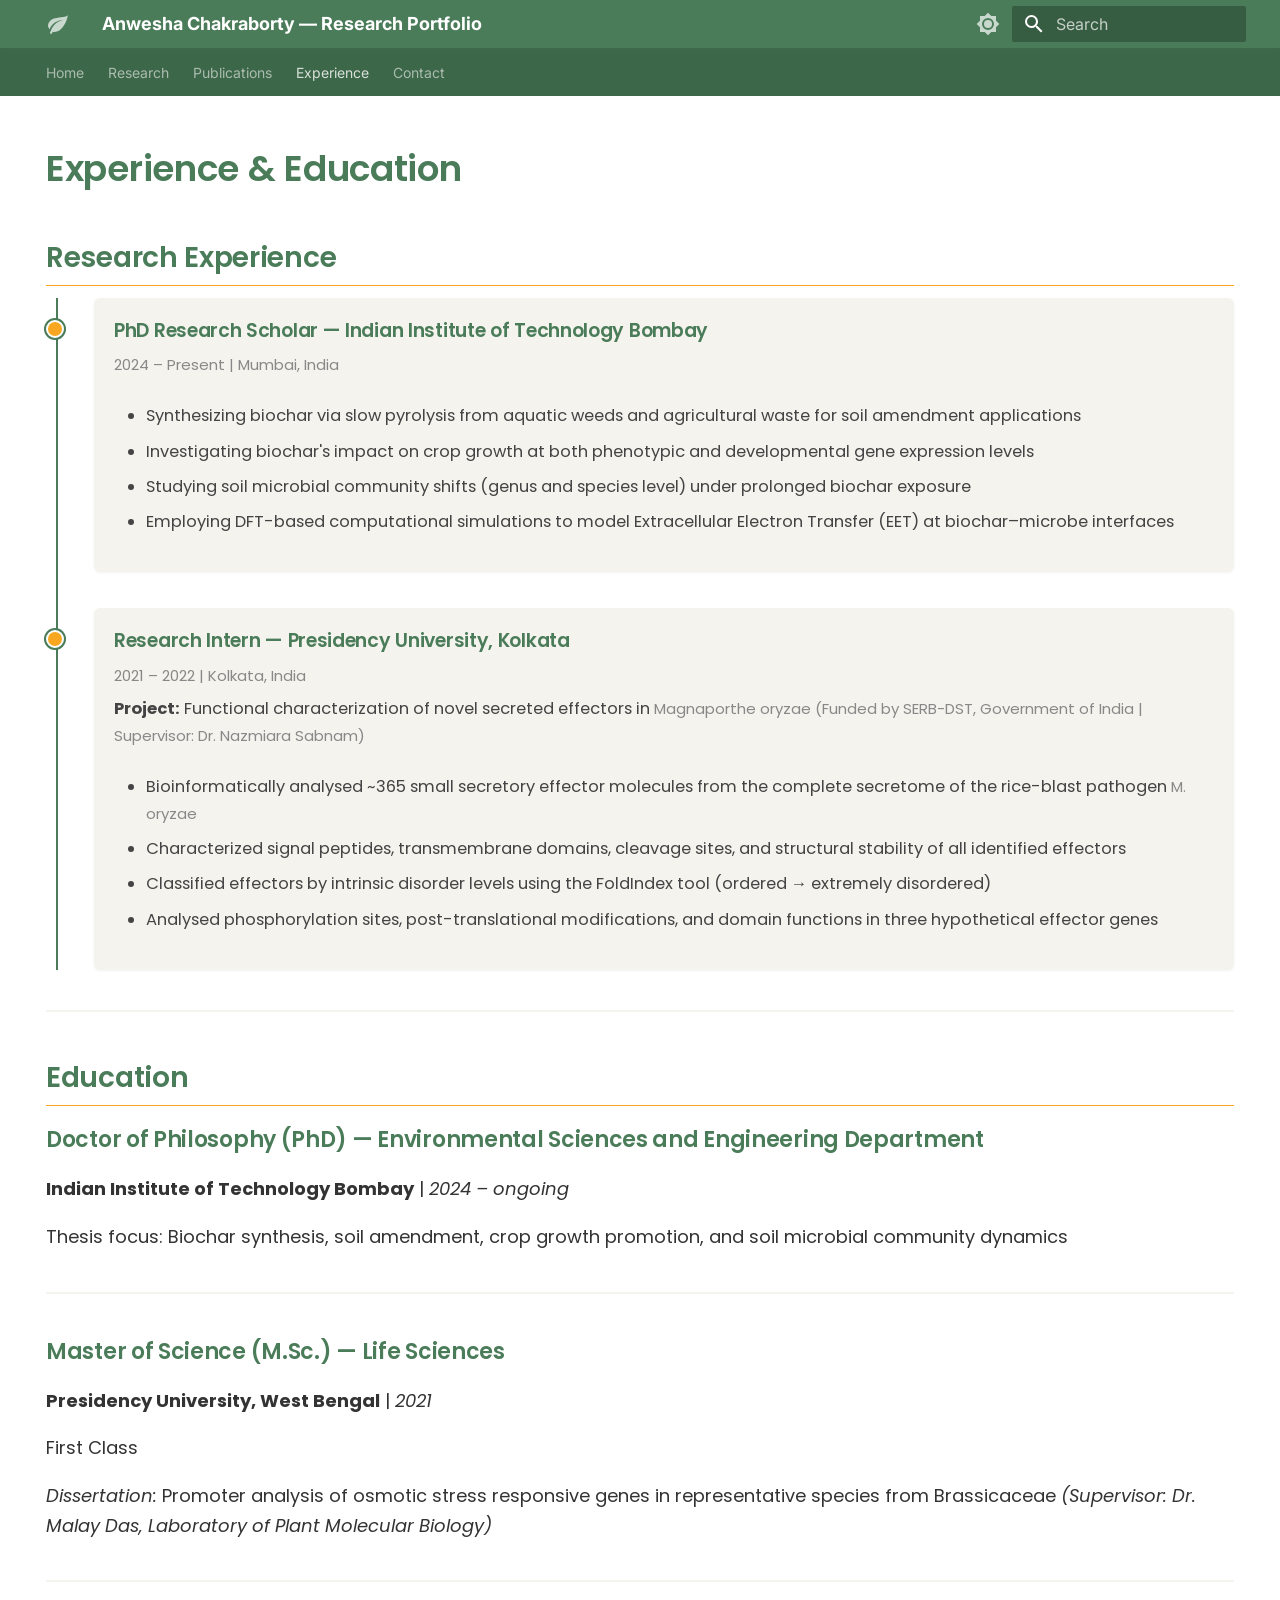
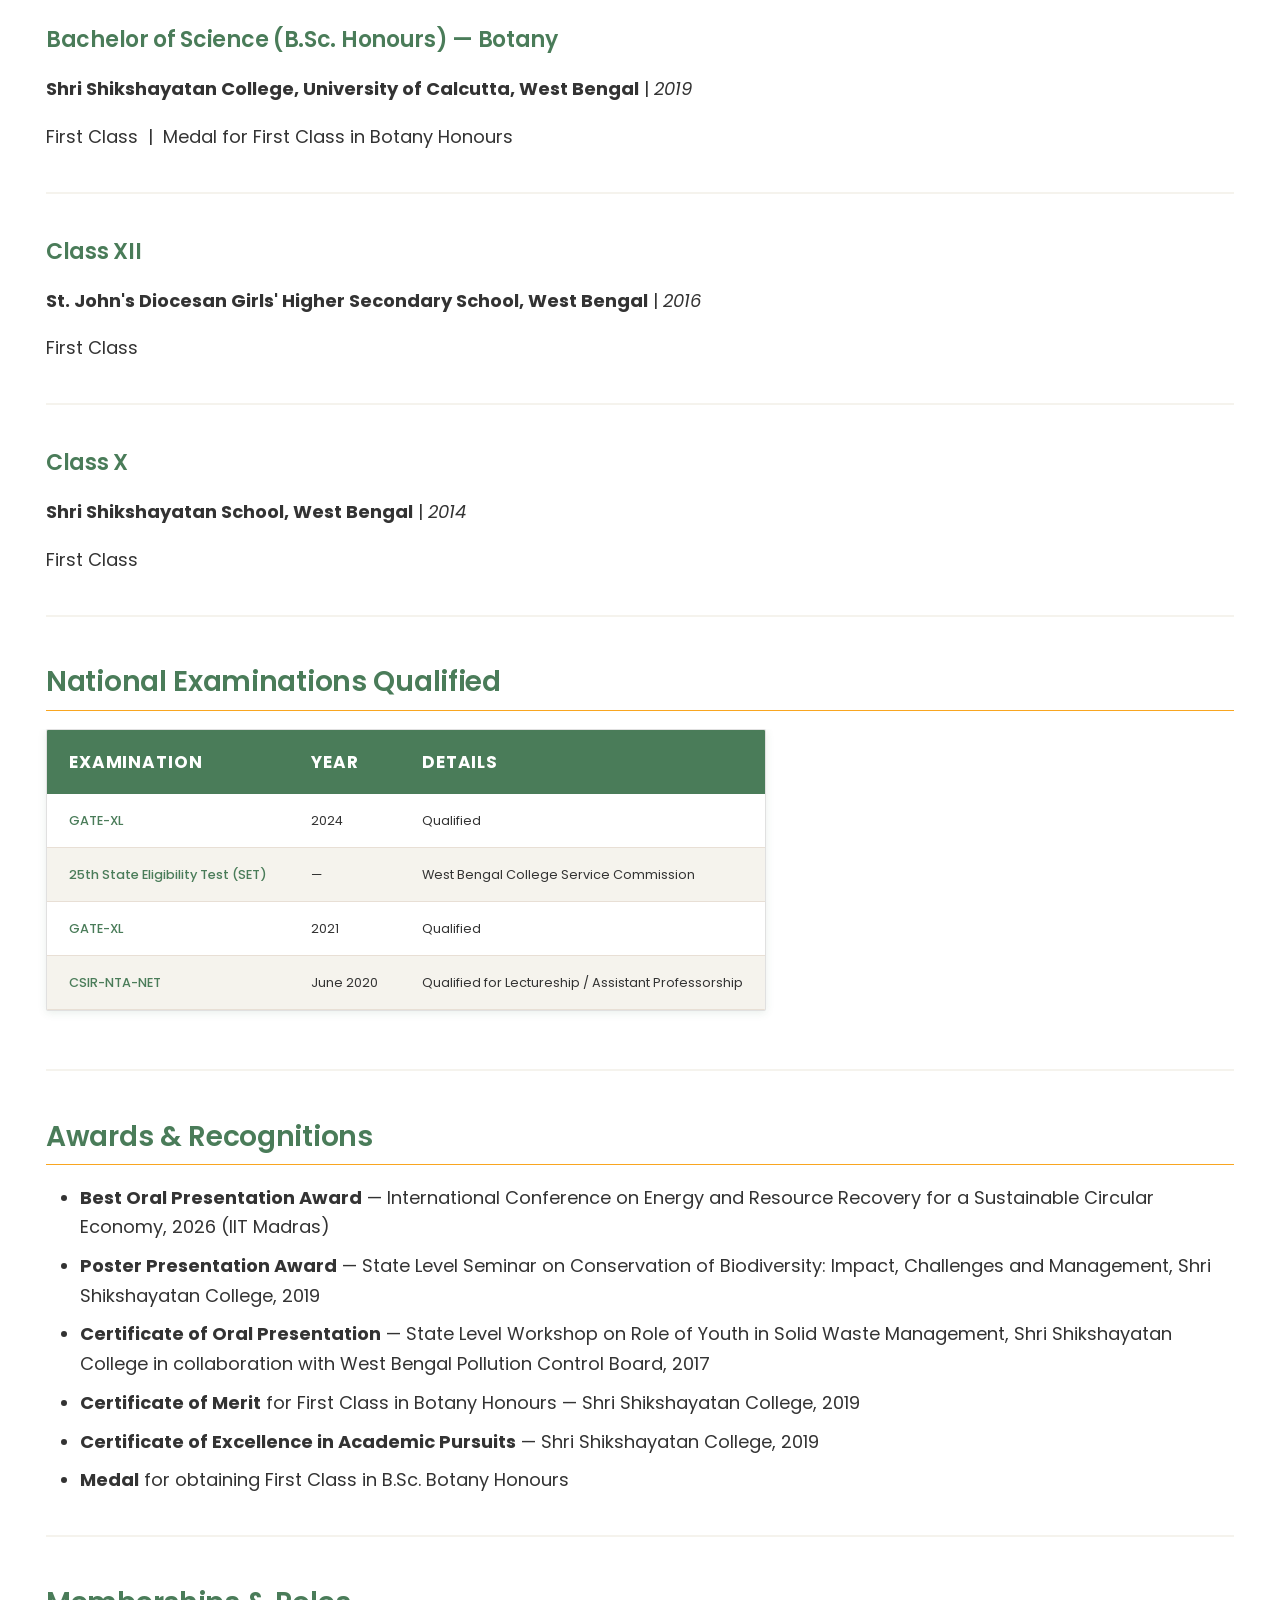
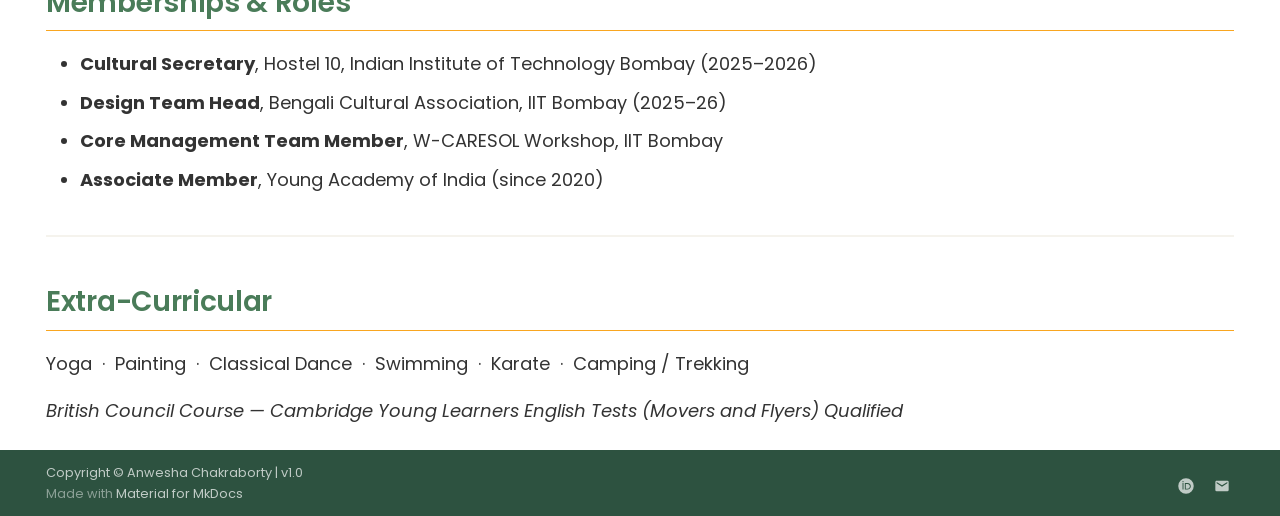
<file: experience/index.html>
<!doctype html>
<html lang="en" class="no-js">
  <head>
    
      <meta charset="utf-8">
      <meta name="viewport" content="width=device-width,initial-scale=1">
      
        <meta name="description" content="Portfolio of Anwesha Chakraborty — Plant Biology, Biochar Research, Bioinformatics, IIT Bombay">
      
      
        <meta name="author" content="Anwesha Chakraborty">
      
      
      
        <link rel="prev" href="../publications/">
      
      
        <link rel="next" href="../contact/">
      
      
        
      
      
      <link rel="icon" href="../assets/images/favicon.png">
      <meta name="generator" content="mkdocs-1.6.1, mkdocs-material-9.7.6">
    
    
      
        <title>Experience - Anwesha Chakraborty — Research Portfolio</title>
      
    
    
      <link rel="stylesheet" href="../assets/stylesheets/main.484c7ddc.min.css">
      
        
        <link rel="stylesheet" href="../assets/stylesheets/palette.ab4e12ef.min.css">
      
      


    
    
      
    
    
      
        
        
        <link rel="preconnect" href="https://fonts.gstatic.com" crossorigin>
        <link rel="stylesheet" href="https://fonts.googleapis.com/css?family=Inter:300,300i,400,400i,700,700i%7CRoboto+Mono:400,400i,700,700i&display=fallback">
        <style>:root{--md-text-font:"Inter";--md-code-font:"Roboto Mono"}</style>
      
    
    
      <link rel="stylesheet" href="../assets/css/extra.css">
    
    <script>__md_scope=new URL("..",location),__md_hash=e=>[...e].reduce(((e,_)=>(e<<5)-e+_.charCodeAt(0)),0),__md_get=(e,_=localStorage,t=__md_scope)=>JSON.parse(_.getItem(t.pathname+"."+e)),__md_set=(e,_,t=localStorage,a=__md_scope)=>{try{t.setItem(a.pathname+"."+e,JSON.stringify(_))}catch(e){}}</script>
    
      

    
    
  </head>
  
  
    
    
      
    
    
    
    
    <body dir="ltr" data-md-color-scheme="default" data-md-color-primary="blue" data-md-color-accent="blue">
  
    
    <input class="md-toggle" data-md-toggle="drawer" type="checkbox" id="__drawer" autocomplete="off">
    <input class="md-toggle" data-md-toggle="search" type="checkbox" id="__search" autocomplete="off">
    <label class="md-overlay" for="__drawer"></label>
    <div data-md-component="skip">
      
        
        <a href="#experience-education" class="md-skip">
          Skip to content
        </a>
      
    </div>
    <div data-md-component="announce">
      
    </div>
    
    
      

<header class="md-header" data-md-component="header">
  <nav class="md-header__inner md-grid" aria-label="Header">
    <a href=".." title="Anwesha Chakraborty — Research Portfolio" class="md-header__button md-logo" aria-label="Anwesha Chakraborty — Research Portfolio" data-md-component="logo">
      
  
  <svg xmlns="http://www.w3.org/2000/svg" viewBox="0 0 24 24"><path d="M17 8C8 10 5.9 16.17 3.82 21.34l1.89.66.95-2.3c.48.17.98.3 1.34.3C19 20 22 3 22 3c-1 2-8 2.25-13 3.25S2 11.5 2 13.5s1.75 3.75 1.75 3.75C7 8 17 8 17 8"/></svg>

    </a>
    <label class="md-header__button md-icon" for="__drawer">
      
      <svg xmlns="http://www.w3.org/2000/svg" viewBox="0 0 24 24"><path d="M3 6h18v2H3zm0 5h18v2H3zm0 5h18v2H3z"/></svg>
    </label>
    <div class="md-header__title" data-md-component="header-title">
      <div class="md-header__ellipsis">
        <div class="md-header__topic">
          <span class="md-ellipsis">
            Anwesha Chakraborty — Research Portfolio
          </span>
        </div>
        <div class="md-header__topic" data-md-component="header-topic">
          <span class="md-ellipsis">
            
              Experience
            
          </span>
        </div>
      </div>
    </div>
    
      
        <form class="md-header__option" data-md-component="palette">
  
    
    
    
    <input class="md-option" data-md-color-media="" data-md-color-scheme="default" data-md-color-primary="blue" data-md-color-accent="blue"  aria-label="Switch to dark mode"  type="radio" name="__palette" id="__palette_0">
    
      <label class="md-header__button md-icon" title="Switch to dark mode" for="__palette_1" hidden>
        <svg xmlns="http://www.w3.org/2000/svg" viewBox="0 0 24 24"><path d="M12 8a4 4 0 0 0-4 4 4 4 0 0 0 4 4 4 4 0 0 0 4-4 4 4 0 0 0-4-4m0 10a6 6 0 0 1-6-6 6 6 0 0 1 6-6 6 6 0 0 1 6 6 6 6 0 0 1-6 6m8-9.31V4h-4.69L12 .69 8.69 4H4v4.69L.69 12 4 15.31V20h4.69L12 23.31 15.31 20H20v-4.69L23.31 12z"/></svg>
      </label>
    
  
    
    
    
    <input class="md-option" data-md-color-media="" data-md-color-scheme="slate" data-md-color-primary="blue" data-md-color-accent="blue"  aria-label="Switch to light mode"  type="radio" name="__palette" id="__palette_1">
    
      <label class="md-header__button md-icon" title="Switch to light mode" for="__palette_0" hidden>
        <svg xmlns="http://www.w3.org/2000/svg" viewBox="0 0 24 24"><path d="M12 18c-.89 0-1.74-.2-2.5-.55C11.56 16.5 13 14.42 13 12s-1.44-4.5-3.5-5.45C10.26 6.2 11.11 6 12 6a6 6 0 0 1 6 6 6 6 0 0 1-6 6m8-9.31V4h-4.69L12 .69 8.69 4H4v4.69L.69 12 4 15.31V20h4.69L12 23.31 15.31 20H20v-4.69L23.31 12z"/></svg>
      </label>
    
  
</form>
      
    
    
      <script>var palette=__md_get("__palette");if(palette&&palette.color){if("(prefers-color-scheme)"===palette.color.media){var media=matchMedia("(prefers-color-scheme: light)"),input=document.querySelector(media.matches?"[data-md-color-media='(prefers-color-scheme: light)']":"[data-md-color-media='(prefers-color-scheme: dark)']");palette.color.media=input.getAttribute("data-md-color-media"),palette.color.scheme=input.getAttribute("data-md-color-scheme"),palette.color.primary=input.getAttribute("data-md-color-primary"),palette.color.accent=input.getAttribute("data-md-color-accent")}for(var[key,value]of Object.entries(palette.color))document.body.setAttribute("data-md-color-"+key,value)}</script>
    
    
    
      
      
        <label class="md-header__button md-icon" for="__search">
          
          <svg xmlns="http://www.w3.org/2000/svg" viewBox="0 0 24 24"><path d="M9.5 3A6.5 6.5 0 0 1 16 9.5c0 1.61-.59 3.09-1.56 4.23l.27.27h.79l5 5-1.5 1.5-5-5v-.79l-.27-.27A6.52 6.52 0 0 1 9.5 16 6.5 6.5 0 0 1 3 9.5 6.5 6.5 0 0 1 9.5 3m0 2C7 5 5 7 5 9.5S7 14 9.5 14 14 12 14 9.5 12 5 9.5 5"/></svg>
        </label>
        <div class="md-search" data-md-component="search" role="dialog">
  <label class="md-search__overlay" for="__search"></label>
  <div class="md-search__inner" role="search">
    <form class="md-search__form" name="search">
      <input type="text" class="md-search__input" name="query" aria-label="Search" placeholder="Search" autocapitalize="off" autocorrect="off" autocomplete="off" spellcheck="false" data-md-component="search-query" required>
      <label class="md-search__icon md-icon" for="__search">
        
        <svg xmlns="http://www.w3.org/2000/svg" viewBox="0 0 24 24"><path d="M9.5 3A6.5 6.5 0 0 1 16 9.5c0 1.61-.59 3.09-1.56 4.23l.27.27h.79l5 5-1.5 1.5-5-5v-.79l-.27-.27A6.52 6.52 0 0 1 9.5 16 6.5 6.5 0 0 1 3 9.5 6.5 6.5 0 0 1 9.5 3m0 2C7 5 5 7 5 9.5S7 14 9.5 14 14 12 14 9.5 12 5 9.5 5"/></svg>
        
        <svg xmlns="http://www.w3.org/2000/svg" viewBox="0 0 24 24"><path d="M20 11v2H8l5.5 5.5-1.42 1.42L4.16 12l7.92-7.92L13.5 5.5 8 11z"/></svg>
      </label>
      <nav class="md-search__options" aria-label="Search">
        
        <button type="reset" class="md-search__icon md-icon" title="Clear" aria-label="Clear" tabindex="-1">
          
          <svg xmlns="http://www.w3.org/2000/svg" viewBox="0 0 24 24"><path d="M19 6.41 17.59 5 12 10.59 6.41 5 5 6.41 10.59 12 5 17.59 6.41 19 12 13.41 17.59 19 19 17.59 13.41 12z"/></svg>
        </button>
      </nav>
      
    </form>
    <div class="md-search__output">
      <div class="md-search__scrollwrap" tabindex="0" data-md-scrollfix>
        <div class="md-search-result" data-md-component="search-result">
          <div class="md-search-result__meta">
            Initializing search
          </div>
          <ol class="md-search-result__list" role="presentation"></ol>
        </div>
      </div>
    </div>
  </div>
</div>
      
    
    
  </nav>
  
</header>
    
    <div class="md-container" data-md-component="container">
      
      
        
          
            
<nav class="md-tabs" aria-label="Tabs" data-md-component="tabs">
  <div class="md-grid">
    <ul class="md-tabs__list">
      
        
  
  
  
  
    <li class="md-tabs__item">
      <a href=".." class="md-tabs__link">
        
  
  
    
  
  Home

      </a>
    </li>
  

      
        
  
  
  
  
    
    
      <li class="md-tabs__item">
        <a href="../projects/" class="md-tabs__link">
          
  
  
  Research

        </a>
      </li>
    
  

      
        
  
  
  
  
    <li class="md-tabs__item">
      <a href="../publications/" class="md-tabs__link">
        
  
  
    
  
  Publications

      </a>
    </li>
  

      
        
  
  
  
    
  
  
    <li class="md-tabs__item md-tabs__item--active">
      <a href="./" class="md-tabs__link">
        
  
  
    
  
  Experience

      </a>
    </li>
  

      
        
  
  
  
  
    <li class="md-tabs__item">
      <a href="../contact/" class="md-tabs__link">
        
  
  
    
  
  Contact

      </a>
    </li>
  

      
    </ul>
  </div>
</nav>
          
        
      
      <main class="md-main" data-md-component="main">
        <div class="md-main__inner md-grid">
          
            
              
                
              
              <div class="md-sidebar md-sidebar--primary" data-md-component="sidebar" data-md-type="navigation" hidden>
                <div class="md-sidebar__scrollwrap">
                  <div class="md-sidebar__inner">
                    


  


<nav class="md-nav md-nav--primary md-nav--lifted" aria-label="Navigation" data-md-level="0">
  <label class="md-nav__title" for="__drawer">
    <a href=".." title="Anwesha Chakraborty — Research Portfolio" class="md-nav__button md-logo" aria-label="Anwesha Chakraborty — Research Portfolio" data-md-component="logo">
      
  
  <svg xmlns="http://www.w3.org/2000/svg" viewBox="0 0 24 24"><path d="M17 8C8 10 5.9 16.17 3.82 21.34l1.89.66.95-2.3c.48.17.98.3 1.34.3C19 20 22 3 22 3c-1 2-8 2.25-13 3.25S2 11.5 2 13.5s1.75 3.75 1.75 3.75C7 8 17 8 17 8"/></svg>

    </a>
    Anwesha Chakraborty — Research Portfolio
  </label>
  
  <ul class="md-nav__list" data-md-scrollfix>
    
      
      
  
  
  
  
    <li class="md-nav__item">
      <a href=".." class="md-nav__link">
        
  
  
  <span class="md-ellipsis">
    
  
    Home
  

    
  </span>
  
  

      </a>
    </li>
  

    
      
      
  
  
  
  
    
    
    
    
      
      
    
    
    <li class="md-nav__item md-nav__item--nested">
      
        
        
        <input class="md-nav__toggle md-toggle " type="checkbox" id="__nav_2" >
        
          
          <label class="md-nav__link" for="__nav_2" id="__nav_2_label" tabindex="0">
            
  
  
  <span class="md-ellipsis">
    
  
    Research
  

    
  </span>
  
  

            <span class="md-nav__icon md-icon"></span>
          </label>
        
        <nav class="md-nav" data-md-level="1" aria-labelledby="__nav_2_label" aria-expanded="false">
          <label class="md-nav__title" for="__nav_2">
            <span class="md-nav__icon md-icon"></span>
            
  
    Research
  

          </label>
          <ul class="md-nav__list" data-md-scrollfix>
            
              
                
  
  
  
  
    <li class="md-nav__item">
      <a href="../projects/" class="md-nav__link">
        
  
  
  <span class="md-ellipsis">
    
  
    All Projects
  

    
  </span>
  
  

      </a>
    </li>
  

              
            
              
                
  
  
  
  
    <li class="md-nav__item">
      <a href="../projects/phd-research/" class="md-nav__link">
        
  
  
  <span class="md-ellipsis">
    
  
    PhD Research — Biochar & Soil Microbiology
  

    
  </span>
  
  

      </a>
    </li>
  

              
            
              
                
  
  
  
  
    <li class="md-nav__item">
      <a href="../projects/ms-dissertation/" class="md-nav__link">
        
  
  
  <span class="md-ellipsis">
    
  
    MS Dissertation — Stress-Responsive Gene Promoters
  

    
  </span>
  
  

      </a>
    </li>
  

              
            
              
                
  
  
  
  
    <li class="md-nav__item">
      <a href="../projects/magnaporthe-project/" class="md-nav__link">
        
  
  
  <span class="md-ellipsis">
    
  
    Magnaporthe oryzae Effectors (Internship)
  

    
  </span>
  
  

      </a>
    </li>
  

              
            
          </ul>
        </nav>
      
    </li>
  

    
      
      
  
  
  
  
    <li class="md-nav__item">
      <a href="../publications/" class="md-nav__link">
        
  
  
  <span class="md-ellipsis">
    
  
    Publications
  

    
  </span>
  
  

      </a>
    </li>
  

    
      
      
  
  
    
  
  
  
    <li class="md-nav__item md-nav__item--active">
      
      <input class="md-nav__toggle md-toggle" type="checkbox" id="__toc">
      
      
        
      
      
        <label class="md-nav__link md-nav__link--active" for="__toc">
          
  
  
  <span class="md-ellipsis">
    
  
    Experience
  

    
  </span>
  
  

          <span class="md-nav__icon md-icon"></span>
        </label>
      
      <a href="./" class="md-nav__link md-nav__link--active">
        
  
  
  <span class="md-ellipsis">
    
  
    Experience
  

    
  </span>
  
  

      </a>
      
        

<nav class="md-nav md-nav--secondary" aria-label="Table of contents">
  
  
  
    
  
  
    <label class="md-nav__title" for="__toc">
      <span class="md-nav__icon md-icon"></span>
      Table of contents
    </label>
    <ul class="md-nav__list" data-md-component="toc" data-md-scrollfix>
      
        <li class="md-nav__item">
  <a href="#research-experience" class="md-nav__link">
    <span class="md-ellipsis">
      
        Research Experience
      
    </span>
  </a>
  
    <nav class="md-nav" aria-label="Research Experience">
      <ul class="md-nav__list">
        
          <li class="md-nav__item">
  <a href="#phd-research-scholar-indian-institute-of-technology-bombay" class="md-nav__link">
    <span class="md-ellipsis">
      
        PhD Research Scholar — Indian Institute of Technology Bombay
      
    </span>
  </a>
  
</li>
        
          <li class="md-nav__item">
  <a href="#research-intern-presidency-university-kolkata" class="md-nav__link">
    <span class="md-ellipsis">
      
        Research Intern — Presidency University, Kolkata
      
    </span>
  </a>
  
</li>
        
      </ul>
    </nav>
  
</li>
      
        <li class="md-nav__item">
  <a href="#education" class="md-nav__link">
    <span class="md-ellipsis">
      
        Education
      
    </span>
  </a>
  
    <nav class="md-nav" aria-label="Education">
      <ul class="md-nav__list">
        
          <li class="md-nav__item">
  <a href="#doctor-of-philosophy-phd-environmental-sciences-and-engineering-department" class="md-nav__link">
    <span class="md-ellipsis">
      
        Doctor of Philosophy (PhD) — Environmental Sciences and Engineering Department
      
    </span>
  </a>
  
</li>
        
          <li class="md-nav__item">
  <a href="#master-of-science-msc-life-sciences" class="md-nav__link">
    <span class="md-ellipsis">
      
        Master of Science (M.Sc.) — Life Sciences
      
    </span>
  </a>
  
</li>
        
          <li class="md-nav__item">
  <a href="#bachelor-of-science-bsc-honours-botany" class="md-nav__link">
    <span class="md-ellipsis">
      
        Bachelor of Science (B.Sc. Honours) — Botany
      
    </span>
  </a>
  
</li>
        
          <li class="md-nav__item">
  <a href="#class-xii" class="md-nav__link">
    <span class="md-ellipsis">
      
        Class XII
      
    </span>
  </a>
  
</li>
        
          <li class="md-nav__item">
  <a href="#class-x" class="md-nav__link">
    <span class="md-ellipsis">
      
        Class X
      
    </span>
  </a>
  
</li>
        
      </ul>
    </nav>
  
</li>
      
        <li class="md-nav__item">
  <a href="#national-examinations-qualified" class="md-nav__link">
    <span class="md-ellipsis">
      
        National Examinations Qualified
      
    </span>
  </a>
  
</li>
      
        <li class="md-nav__item">
  <a href="#awards-recognitions" class="md-nav__link">
    <span class="md-ellipsis">
      
        Awards &amp; Recognitions
      
    </span>
  </a>
  
</li>
      
        <li class="md-nav__item">
  <a href="#memberships-roles" class="md-nav__link">
    <span class="md-ellipsis">
      
        Memberships &amp; Roles
      
    </span>
  </a>
  
</li>
      
        <li class="md-nav__item">
  <a href="#extra-curricular" class="md-nav__link">
    <span class="md-ellipsis">
      
        Extra-Curricular
      
    </span>
  </a>
  
</li>
      
    </ul>
  
</nav>
      
    </li>
  

    
      
      
  
  
  
  
    <li class="md-nav__item">
      <a href="../contact/" class="md-nav__link">
        
  
  
  <span class="md-ellipsis">
    
  
    Contact
  

    
  </span>
  
  

      </a>
    </li>
  

    
  </ul>
</nav>
                  </div>
                </div>
              </div>
            
            
              
                
              
              <div class="md-sidebar md-sidebar--secondary" data-md-component="sidebar" data-md-type="toc" hidden>
                <div class="md-sidebar__scrollwrap">
                  <div class="md-sidebar__inner">
                    

<nav class="md-nav md-nav--secondary" aria-label="Table of contents">
  
  
  
    
  
  
    <label class="md-nav__title" for="__toc">
      <span class="md-nav__icon md-icon"></span>
      Table of contents
    </label>
    <ul class="md-nav__list" data-md-component="toc" data-md-scrollfix>
      
        <li class="md-nav__item">
  <a href="#research-experience" class="md-nav__link">
    <span class="md-ellipsis">
      
        Research Experience
      
    </span>
  </a>
  
    <nav class="md-nav" aria-label="Research Experience">
      <ul class="md-nav__list">
        
          <li class="md-nav__item">
  <a href="#phd-research-scholar-indian-institute-of-technology-bombay" class="md-nav__link">
    <span class="md-ellipsis">
      
        PhD Research Scholar — Indian Institute of Technology Bombay
      
    </span>
  </a>
  
</li>
        
          <li class="md-nav__item">
  <a href="#research-intern-presidency-university-kolkata" class="md-nav__link">
    <span class="md-ellipsis">
      
        Research Intern — Presidency University, Kolkata
      
    </span>
  </a>
  
</li>
        
      </ul>
    </nav>
  
</li>
      
        <li class="md-nav__item">
  <a href="#education" class="md-nav__link">
    <span class="md-ellipsis">
      
        Education
      
    </span>
  </a>
  
    <nav class="md-nav" aria-label="Education">
      <ul class="md-nav__list">
        
          <li class="md-nav__item">
  <a href="#doctor-of-philosophy-phd-environmental-sciences-and-engineering-department" class="md-nav__link">
    <span class="md-ellipsis">
      
        Doctor of Philosophy (PhD) — Environmental Sciences and Engineering Department
      
    </span>
  </a>
  
</li>
        
          <li class="md-nav__item">
  <a href="#master-of-science-msc-life-sciences" class="md-nav__link">
    <span class="md-ellipsis">
      
        Master of Science (M.Sc.) — Life Sciences
      
    </span>
  </a>
  
</li>
        
          <li class="md-nav__item">
  <a href="#bachelor-of-science-bsc-honours-botany" class="md-nav__link">
    <span class="md-ellipsis">
      
        Bachelor of Science (B.Sc. Honours) — Botany
      
    </span>
  </a>
  
</li>
        
          <li class="md-nav__item">
  <a href="#class-xii" class="md-nav__link">
    <span class="md-ellipsis">
      
        Class XII
      
    </span>
  </a>
  
</li>
        
          <li class="md-nav__item">
  <a href="#class-x" class="md-nav__link">
    <span class="md-ellipsis">
      
        Class X
      
    </span>
  </a>
  
</li>
        
      </ul>
    </nav>
  
</li>
      
        <li class="md-nav__item">
  <a href="#national-examinations-qualified" class="md-nav__link">
    <span class="md-ellipsis">
      
        National Examinations Qualified
      
    </span>
  </a>
  
</li>
      
        <li class="md-nav__item">
  <a href="#awards-recognitions" class="md-nav__link">
    <span class="md-ellipsis">
      
        Awards &amp; Recognitions
      
    </span>
  </a>
  
</li>
      
        <li class="md-nav__item">
  <a href="#memberships-roles" class="md-nav__link">
    <span class="md-ellipsis">
      
        Memberships &amp; Roles
      
    </span>
  </a>
  
</li>
      
        <li class="md-nav__item">
  <a href="#extra-curricular" class="md-nav__link">
    <span class="md-ellipsis">
      
        Extra-Curricular
      
    </span>
  </a>
  
</li>
      
    </ul>
  
</nav>
                  </div>
                </div>
              </div>
            
          
          
            <div class="md-content" data-md-component="content">
              
              <article class="md-content__inner md-typeset">
                
                  
  




<h1 id="experience-education">Experience &amp; Education</h1>
<h2 id="research-experience">Research Experience</h2>
<div class="timeline">
<div class="timeline-entry">
<h3 id="phd-research-scholar-indian-institute-of-technology-bombay">PhD Research Scholar — Indian Institute of Technology Bombay</h3>
<p><em>2024 – Present | Mumbai, India</em></p>
<ul>
<li>Synthesizing biochar via slow pyrolysis from aquatic weeds and agricultural waste for soil amendment applications</li>
<li>Investigating biochar's impact on crop growth at both phenotypic and developmental gene expression levels</li>
<li>Studying soil microbial community shifts (genus and species level) under prolonged biochar exposure</li>
<li>Employing DFT-based computational simulations to model Extracellular Electron Transfer (EET) at biochar–microbe interfaces</li>
</ul>
</div>
<div class="timeline-entry">
<h3 id="research-intern-presidency-university-kolkata">Research Intern — Presidency University, Kolkata</h3>
<p><em>2021 – 2022 | Kolkata, India</em></p>
<p><strong>Project:</strong> Functional characterization of novel secreted effectors in <em>Magnaporthe oryzae</em>
<em>(Funded by SERB-DST, Government of India | Supervisor: Dr. Nazmiara Sabnam)</em></p>
<ul>
<li>Bioinformatically analysed ~365 small secretory effector molecules from the complete secretome of the rice-blast pathogen <em>M. oryzae</em></li>
<li>Characterized signal peptides, transmembrane domains, cleavage sites, and structural stability of all identified effectors</li>
<li>Classified effectors by intrinsic disorder levels using the FoldIndex tool (ordered → extremely disordered)</li>
<li>Analysed phosphorylation sites, post-translational modifications, and domain functions in three hypothetical effector genes</li>
</ul>
</div>
</div>
<hr />
<h2 id="education">Education</h2>
<h3 id="doctor-of-philosophy-phd-environmental-sciences-and-engineering-department">Doctor of Philosophy (PhD) — Environmental Sciences and Engineering Department</h3>
<p><strong>Indian Institute of Technology Bombay</strong> | <em>2024 – ongoing</em></p>
<p>Thesis focus: Biochar synthesis, soil amendment, crop growth promotion, and soil microbial community dynamics</p>
<hr />
<h3 id="master-of-science-msc-life-sciences">Master of Science (M.Sc.) — Life Sciences</h3>
<p><strong>Presidency University, West Bengal</strong> | <em>2021</em></p>
<p>First Class </p>
<p><em>Dissertation:</em> Promoter analysis of osmotic stress responsive genes in representative species from Brassicaceae
<em>(Supervisor: Dr. Malay Das, Laboratory of Plant Molecular Biology)</em></p>
<hr />
<h3 id="bachelor-of-science-bsc-honours-botany">Bachelor of Science (B.Sc. Honours) — Botany</h3>
<p><strong>Shri Shikshayatan College, University of Calcutta, West Bengal</strong> | <em>2019</em></p>
<p>First Class &nbsp;|&nbsp; Medal for First Class in Botany Honours</p>
<hr />
<h3 id="class-xii">Class XII</h3>
<p><strong>St. John's Diocesan Girls' Higher Secondary School, West Bengal</strong> | <em>2016</em></p>
<p>First Class</p>
<hr />
<h3 id="class-x">Class X</h3>
<p><strong>Shri Shikshayatan School, West Bengal</strong> | <em>2014</em></p>
<p>First Class</p>
<hr />
<h2 id="national-examinations-qualified">National Examinations Qualified</h2>
<table>
<thead>
<tr>
<th>Examination</th>
<th>Year</th>
<th>Details</th>
</tr>
</thead>
<tbody>
<tr>
<td>GATE-XL</td>
<td>2024</td>
<td>Qualified</td>
</tr>
<tr>
<td>25th State Eligibility Test (SET)</td>
<td>—</td>
<td>West Bengal College Service Commission</td>
</tr>
<tr>
<td>GATE-XL</td>
<td>2021</td>
<td>Qualified</td>
</tr>
<tr>
<td>CSIR-NTA-NET</td>
<td>June 2020</td>
<td>Qualified for Lectureship / Assistant Professorship</td>
</tr>
</tbody>
</table>
<hr />
<h2 id="awards-recognitions">Awards &amp; Recognitions</h2>
<ul>
<li><strong>Best Oral Presentation Award</strong> — International Conference on Energy and Resource Recovery for a Sustainable Circular Economy, 2026 (IIT Madras)</li>
<li><strong>Poster Presentation Award</strong> — State Level Seminar on Conservation of Biodiversity: Impact, Challenges and Management, Shri Shikshayatan College, 2019</li>
<li><strong>Certificate of Oral Presentation</strong> — State Level Workshop on Role of Youth in Solid Waste Management, Shri Shikshayatan College in collaboration with West Bengal Pollution Control Board, 2017</li>
<li><strong>Certificate of Merit</strong> for First Class in Botany Honours — Shri Shikshayatan College, 2019</li>
<li><strong>Certificate of Excellence in Academic Pursuits</strong> — Shri Shikshayatan College, 2019</li>
<li><strong>Medal</strong> for obtaining First Class in B.Sc. Botany Honours</li>
</ul>
<hr />
<h2 id="memberships-roles">Memberships &amp; Roles</h2>
<ul>
<li><strong>Cultural Secretary</strong>, Hostel 10, Indian Institute of Technology Bombay (2025–2026)</li>
<li><strong>Design Team Head</strong>, Bengali Cultural Association, IIT Bombay (2025–26)</li>
<li><strong>Core Management Team Member</strong>, W-CARESOL Workshop, IIT Bombay</li>
<li><strong>Associate Member</strong>, Young Academy of India (since 2020)</li>
</ul>
<hr />
<h2 id="extra-curricular">Extra-Curricular</h2>
<p>Yoga &nbsp;·&nbsp; Painting &nbsp;·&nbsp; Classical Dance &nbsp;·&nbsp; Swimming &nbsp;·&nbsp; Karate &nbsp;·&nbsp; Camping / Trekking</p>
<p><em>British Council Course — Cambridge Young Learners English Tests (Movers and Flyers) Qualified</em></p>







  
  




  



                
              </article>
            </div>
          
          
<script>var target=document.getElementById(location.hash.slice(1));target&&target.name&&(target.checked=target.name.startsWith("__tabbed_"))</script>
        </div>
        
          <button type="button" class="md-top md-icon" data-md-component="top" hidden>
  
  <svg xmlns="http://www.w3.org/2000/svg" viewBox="0 0 24 24"><path d="M13 20h-2V8l-5.5 5.5-1.42-1.42L12 4.16l7.92 7.92-1.42 1.42L13 8z"/></svg>
  Back to top
</button>
        
      </main>
      
        <footer class="md-footer">
  
  <div class="md-footer-meta md-typeset">
    <div class="md-footer-meta__inner md-grid">
      <div class="md-copyright">
  
    <div class="md-copyright__highlight">
      Copyright &copy; Anwesha Chakraborty | v1.0
    </div>
  
  
    Made with
    <a href="https://squidfunk.github.io/mkdocs-material/" target="_blank" rel="noopener">
      Material for MkDocs
    </a>
  
</div>
      
        
<div class="md-social">
  
    
    
    
    
      
      
    
    <a href="https://orcid.org/0000-0002-6110-3770" target="_blank" rel="noopener" title="orcid.org" class="md-social__link">
      <svg xmlns="http://www.w3.org/2000/svg" viewBox="0 0 512 512"><!--! Font Awesome Free 7.1.0 by @fontawesome - https://fontawesome.com License - https://fontawesome.com/license/free (Icons: CC BY 4.0, Fonts: SIL OFL 1.1, Code: MIT License) Copyright 2025 Fonticons, Inc.--><path d="M294.7 188.2h-45.9V342h47.5c67.6 0 83.1-51.3 83.1-76.9 0-41.6-26.5-76.9-84.7-76.9M256 8a248 248 0 1 0 0 496 248 248 0 1 0 0-496m-80.8 360.8h-29.8V161.3h29.8zM160.3 98.5a19.6 19.6 0 1 1 0 39.2 19.6 19.6 0 1 1 0-39.2M300 369h-81V161.3h80.6c76.7 0 110.4 54.8 110.4 103.9 0 53.3-41.7 103.9-110 103.9z"/></svg>
    </a>
  
    
    
    
    
    <a href="mailto:24d1261@iitb.ac.in" target="_blank" rel="noopener" title="" class="md-social__link">
      <svg xmlns="http://www.w3.org/2000/svg" viewBox="0 0 24 24"><path d="m20 8-8 5-8-5V6l8 5 8-5m0-2H4c-1.11 0-2 .89-2 2v12a2 2 0 0 0 2 2h16a2 2 0 0 0 2-2V6a2 2 0 0 0-2-2"/></svg>
    </a>
  
</div>
      
    </div>
  </div>
</footer>
      
    </div>
    <div class="md-dialog" data-md-component="dialog">
      <div class="md-dialog__inner md-typeset"></div>
    </div>
    
    
    
      
      
      <script id="__config" type="application/json">{"annotate": null, "base": "..", "features": ["navigation.tabs", "navigation.top", "content.code.copy"], "search": "../assets/javascripts/workers/search.2c215733.min.js", "tags": null, "translations": {"clipboard.copied": "Copied to clipboard", "clipboard.copy": "Copy to clipboard", "search.result.more.one": "1 more on this page", "search.result.more.other": "# more on this page", "search.result.none": "No matching documents", "search.result.one": "1 matching document", "search.result.other": "# matching documents", "search.result.placeholder": "Type to start searching", "search.result.term.missing": "Missing", "select.version": "Select version"}, "version": null}</script>
    
    
      <script src="../assets/javascripts/bundle.79ae519e.min.js"></script>
      
    
  </body>
</html>
</file>
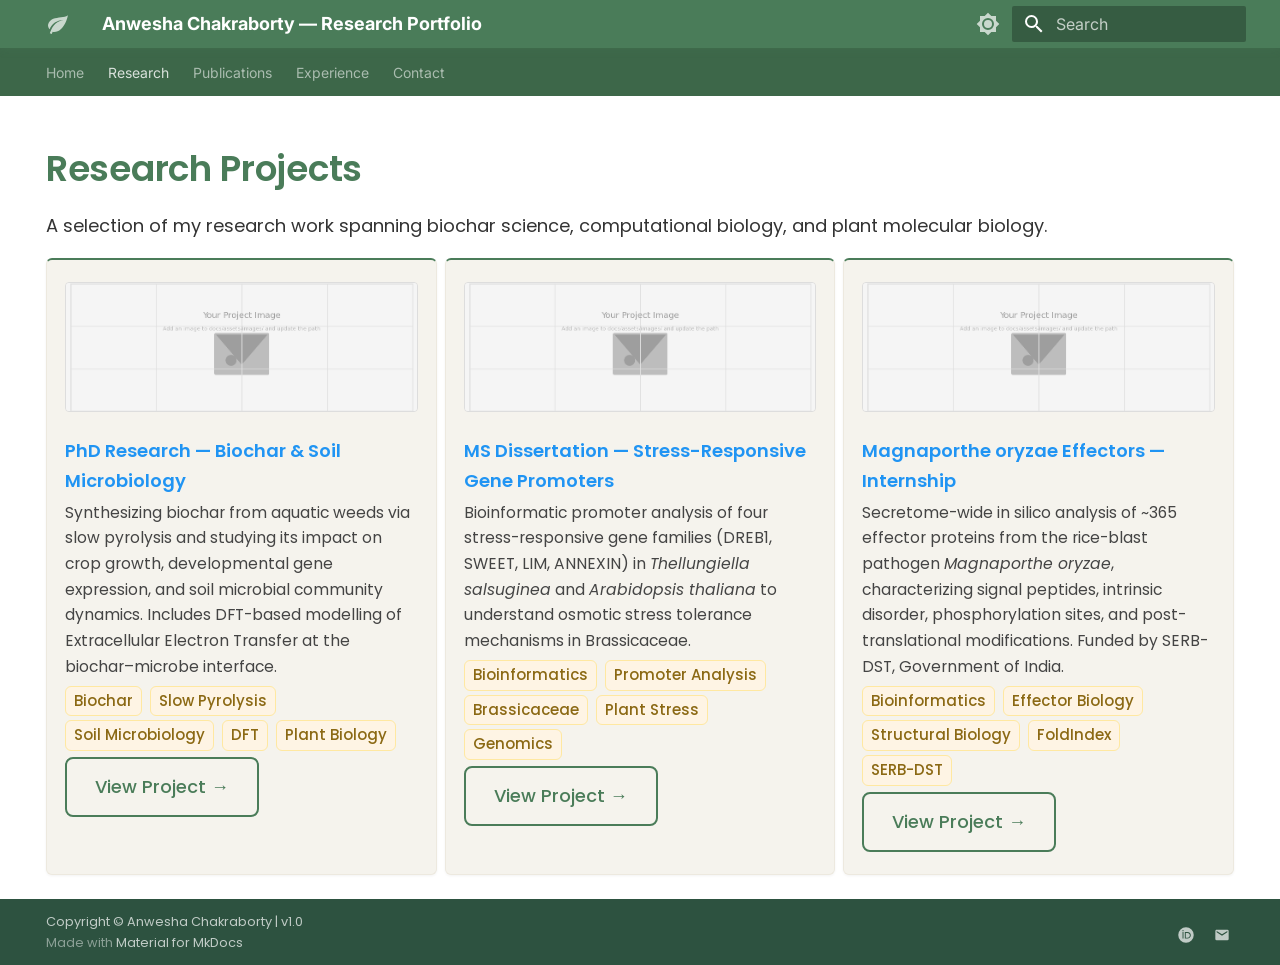
<file: projects/index.html>
<!doctype html>
<html lang="en" class="no-js">
  <head>
    
      <meta charset="utf-8">
      <meta name="viewport" content="width=device-width,initial-scale=1">
      
        <meta name="description" content="Portfolio of Anwesha Chakraborty — Plant Biology, Biochar Research, Bioinformatics, IIT Bombay">
      
      
        <meta name="author" content="Anwesha Chakraborty">
      
      
      
        <link rel="prev" href="..">
      
      
        <link rel="next" href="phd-research/">
      
      
        
      
      
      <link rel="icon" href="../assets/images/favicon.png">
      <meta name="generator" content="mkdocs-1.6.1, mkdocs-material-9.7.6">
    
    
      
        <title>All Projects - Anwesha Chakraborty — Research Portfolio</title>
      
    
    
      <link rel="stylesheet" href="../assets/stylesheets/main.484c7ddc.min.css">
      
        
        <link rel="stylesheet" href="../assets/stylesheets/palette.ab4e12ef.min.css">
      
      


    
    
      
    
    
      
        
        
        <link rel="preconnect" href="https://fonts.gstatic.com" crossorigin>
        <link rel="stylesheet" href="https://fonts.googleapis.com/css?family=Inter:300,300i,400,400i,700,700i%7CRoboto+Mono:400,400i,700,700i&display=fallback">
        <style>:root{--md-text-font:"Inter";--md-code-font:"Roboto Mono"}</style>
      
    
    
      <link rel="stylesheet" href="../assets/css/extra.css">
    
    <script>__md_scope=new URL("..",location),__md_hash=e=>[...e].reduce(((e,_)=>(e<<5)-e+_.charCodeAt(0)),0),__md_get=(e,_=localStorage,t=__md_scope)=>JSON.parse(_.getItem(t.pathname+"."+e)),__md_set=(e,_,t=localStorage,a=__md_scope)=>{try{t.setItem(a.pathname+"."+e,JSON.stringify(_))}catch(e){}}</script>
    
      

    
    
  </head>
  
  
    
    
      
    
    
    
    
    <body dir="ltr" data-md-color-scheme="default" data-md-color-primary="blue" data-md-color-accent="blue">
  
    
    <input class="md-toggle" data-md-toggle="drawer" type="checkbox" id="__drawer" autocomplete="off">
    <input class="md-toggle" data-md-toggle="search" type="checkbox" id="__search" autocomplete="off">
    <label class="md-overlay" for="__drawer"></label>
    <div data-md-component="skip">
      
        
        <a href="#research-projects" class="md-skip">
          Skip to content
        </a>
      
    </div>
    <div data-md-component="announce">
      
    </div>
    
    
      

<header class="md-header" data-md-component="header">
  <nav class="md-header__inner md-grid" aria-label="Header">
    <a href=".." title="Anwesha Chakraborty — Research Portfolio" class="md-header__button md-logo" aria-label="Anwesha Chakraborty — Research Portfolio" data-md-component="logo">
      
  
  <svg xmlns="http://www.w3.org/2000/svg" viewBox="0 0 24 24"><path d="M17 8C8 10 5.9 16.17 3.82 21.34l1.89.66.95-2.3c.48.17.98.3 1.34.3C19 20 22 3 22 3c-1 2-8 2.25-13 3.25S2 11.5 2 13.5s1.75 3.75 1.75 3.75C7 8 17 8 17 8"/></svg>

    </a>
    <label class="md-header__button md-icon" for="__drawer">
      
      <svg xmlns="http://www.w3.org/2000/svg" viewBox="0 0 24 24"><path d="M3 6h18v2H3zm0 5h18v2H3zm0 5h18v2H3z"/></svg>
    </label>
    <div class="md-header__title" data-md-component="header-title">
      <div class="md-header__ellipsis">
        <div class="md-header__topic">
          <span class="md-ellipsis">
            Anwesha Chakraborty — Research Portfolio
          </span>
        </div>
        <div class="md-header__topic" data-md-component="header-topic">
          <span class="md-ellipsis">
            
              All Projects
            
          </span>
        </div>
      </div>
    </div>
    
      
        <form class="md-header__option" data-md-component="palette">
  
    
    
    
    <input class="md-option" data-md-color-media="" data-md-color-scheme="default" data-md-color-primary="blue" data-md-color-accent="blue"  aria-label="Switch to dark mode"  type="radio" name="__palette" id="__palette_0">
    
      <label class="md-header__button md-icon" title="Switch to dark mode" for="__palette_1" hidden>
        <svg xmlns="http://www.w3.org/2000/svg" viewBox="0 0 24 24"><path d="M12 8a4 4 0 0 0-4 4 4 4 0 0 0 4 4 4 4 0 0 0 4-4 4 4 0 0 0-4-4m0 10a6 6 0 0 1-6-6 6 6 0 0 1 6-6 6 6 0 0 1 6 6 6 6 0 0 1-6 6m8-9.31V4h-4.69L12 .69 8.69 4H4v4.69L.69 12 4 15.31V20h4.69L12 23.31 15.31 20H20v-4.69L23.31 12z"/></svg>
      </label>
    
  
    
    
    
    <input class="md-option" data-md-color-media="" data-md-color-scheme="slate" data-md-color-primary="blue" data-md-color-accent="blue"  aria-label="Switch to light mode"  type="radio" name="__palette" id="__palette_1">
    
      <label class="md-header__button md-icon" title="Switch to light mode" for="__palette_0" hidden>
        <svg xmlns="http://www.w3.org/2000/svg" viewBox="0 0 24 24"><path d="M12 18c-.89 0-1.74-.2-2.5-.55C11.56 16.5 13 14.42 13 12s-1.44-4.5-3.5-5.45C10.26 6.2 11.11 6 12 6a6 6 0 0 1 6 6 6 6 0 0 1-6 6m8-9.31V4h-4.69L12 .69 8.69 4H4v4.69L.69 12 4 15.31V20h4.69L12 23.31 15.31 20H20v-4.69L23.31 12z"/></svg>
      </label>
    
  
</form>
      
    
    
      <script>var palette=__md_get("__palette");if(palette&&palette.color){if("(prefers-color-scheme)"===palette.color.media){var media=matchMedia("(prefers-color-scheme: light)"),input=document.querySelector(media.matches?"[data-md-color-media='(prefers-color-scheme: light)']":"[data-md-color-media='(prefers-color-scheme: dark)']");palette.color.media=input.getAttribute("data-md-color-media"),palette.color.scheme=input.getAttribute("data-md-color-scheme"),palette.color.primary=input.getAttribute("data-md-color-primary"),palette.color.accent=input.getAttribute("data-md-color-accent")}for(var[key,value]of Object.entries(palette.color))document.body.setAttribute("data-md-color-"+key,value)}</script>
    
    
    
      
      
        <label class="md-header__button md-icon" for="__search">
          
          <svg xmlns="http://www.w3.org/2000/svg" viewBox="0 0 24 24"><path d="M9.5 3A6.5 6.5 0 0 1 16 9.5c0 1.61-.59 3.09-1.56 4.23l.27.27h.79l5 5-1.5 1.5-5-5v-.79l-.27-.27A6.52 6.52 0 0 1 9.5 16 6.5 6.5 0 0 1 3 9.5 6.5 6.5 0 0 1 9.5 3m0 2C7 5 5 7 5 9.5S7 14 9.5 14 14 12 14 9.5 12 5 9.5 5"/></svg>
        </label>
        <div class="md-search" data-md-component="search" role="dialog">
  <label class="md-search__overlay" for="__search"></label>
  <div class="md-search__inner" role="search">
    <form class="md-search__form" name="search">
      <input type="text" class="md-search__input" name="query" aria-label="Search" placeholder="Search" autocapitalize="off" autocorrect="off" autocomplete="off" spellcheck="false" data-md-component="search-query" required>
      <label class="md-search__icon md-icon" for="__search">
        
        <svg xmlns="http://www.w3.org/2000/svg" viewBox="0 0 24 24"><path d="M9.5 3A6.5 6.5 0 0 1 16 9.5c0 1.61-.59 3.09-1.56 4.23l.27.27h.79l5 5-1.5 1.5-5-5v-.79l-.27-.27A6.52 6.52 0 0 1 9.5 16 6.5 6.5 0 0 1 3 9.5 6.5 6.5 0 0 1 9.5 3m0 2C7 5 5 7 5 9.5S7 14 9.5 14 14 12 14 9.5 12 5 9.5 5"/></svg>
        
        <svg xmlns="http://www.w3.org/2000/svg" viewBox="0 0 24 24"><path d="M20 11v2H8l5.5 5.5-1.42 1.42L4.16 12l7.92-7.92L13.5 5.5 8 11z"/></svg>
      </label>
      <nav class="md-search__options" aria-label="Search">
        
        <button type="reset" class="md-search__icon md-icon" title="Clear" aria-label="Clear" tabindex="-1">
          
          <svg xmlns="http://www.w3.org/2000/svg" viewBox="0 0 24 24"><path d="M19 6.41 17.59 5 12 10.59 6.41 5 5 6.41 10.59 12 5 17.59 6.41 19 12 13.41 17.59 19 19 17.59 13.41 12z"/></svg>
        </button>
      </nav>
      
    </form>
    <div class="md-search__output">
      <div class="md-search__scrollwrap" tabindex="0" data-md-scrollfix>
        <div class="md-search-result" data-md-component="search-result">
          <div class="md-search-result__meta">
            Initializing search
          </div>
          <ol class="md-search-result__list" role="presentation"></ol>
        </div>
      </div>
    </div>
  </div>
</div>
      
    
    
  </nav>
  
</header>
    
    <div class="md-container" data-md-component="container">
      
      
        
          
            
<nav class="md-tabs" aria-label="Tabs" data-md-component="tabs">
  <div class="md-grid">
    <ul class="md-tabs__list">
      
        
  
  
  
  
    <li class="md-tabs__item">
      <a href=".." class="md-tabs__link">
        
  
  
    
  
  Home

      </a>
    </li>
  

      
        
  
  
  
    
  
  
    
    
      <li class="md-tabs__item md-tabs__item--active">
        <a href="./" class="md-tabs__link">
          
  
  
  Research

        </a>
      </li>
    
  

      
        
  
  
  
  
    <li class="md-tabs__item">
      <a href="../publications/" class="md-tabs__link">
        
  
  
    
  
  Publications

      </a>
    </li>
  

      
        
  
  
  
  
    <li class="md-tabs__item">
      <a href="../experience/" class="md-tabs__link">
        
  
  
    
  
  Experience

      </a>
    </li>
  

      
        
  
  
  
  
    <li class="md-tabs__item">
      <a href="../contact/" class="md-tabs__link">
        
  
  
    
  
  Contact

      </a>
    </li>
  

      
    </ul>
  </div>
</nav>
          
        
      
      <main class="md-main" data-md-component="main">
        <div class="md-main__inner md-grid">
          
            
              
                
              
              <div class="md-sidebar md-sidebar--primary" data-md-component="sidebar" data-md-type="navigation" hidden>
                <div class="md-sidebar__scrollwrap">
                  <div class="md-sidebar__inner">
                    


  


<nav class="md-nav md-nav--primary md-nav--lifted" aria-label="Navigation" data-md-level="0">
  <label class="md-nav__title" for="__drawer">
    <a href=".." title="Anwesha Chakraborty — Research Portfolio" class="md-nav__button md-logo" aria-label="Anwesha Chakraborty — Research Portfolio" data-md-component="logo">
      
  
  <svg xmlns="http://www.w3.org/2000/svg" viewBox="0 0 24 24"><path d="M17 8C8 10 5.9 16.17 3.82 21.34l1.89.66.95-2.3c.48.17.98.3 1.34.3C19 20 22 3 22 3c-1 2-8 2.25-13 3.25S2 11.5 2 13.5s1.75 3.75 1.75 3.75C7 8 17 8 17 8"/></svg>

    </a>
    Anwesha Chakraborty — Research Portfolio
  </label>
  
  <ul class="md-nav__list" data-md-scrollfix>
    
      
      
  
  
  
  
    <li class="md-nav__item">
      <a href=".." class="md-nav__link">
        
  
  
  <span class="md-ellipsis">
    
  
    Home
  

    
  </span>
  
  

      </a>
    </li>
  

    
      
      
  
  
    
  
  
  
    
    
    
    
      
        
        
      
      
    
    
    <li class="md-nav__item md-nav__item--active md-nav__item--section md-nav__item--nested">
      
        
        
        <input class="md-nav__toggle md-toggle " type="checkbox" id="__nav_2" checked>
        
          
          <label class="md-nav__link" for="__nav_2" id="__nav_2_label" tabindex="">
            
  
  
  <span class="md-ellipsis">
    
  
    Research
  

    
  </span>
  
  

            <span class="md-nav__icon md-icon"></span>
          </label>
        
        <nav class="md-nav" data-md-level="1" aria-labelledby="__nav_2_label" aria-expanded="true">
          <label class="md-nav__title" for="__nav_2">
            <span class="md-nav__icon md-icon"></span>
            
  
    Research
  

          </label>
          <ul class="md-nav__list" data-md-scrollfix>
            
              
                
  
  
    
  
  
  
    <li class="md-nav__item md-nav__item--active">
      
      <input class="md-nav__toggle md-toggle" type="checkbox" id="__toc">
      
      
        
      
      
      <a href="./" class="md-nav__link md-nav__link--active">
        
  
  
  <span class="md-ellipsis">
    
  
    All Projects
  

    
  </span>
  
  

      </a>
      
    </li>
  

              
            
              
                
  
  
  
  
    <li class="md-nav__item">
      <a href="phd-research/" class="md-nav__link">
        
  
  
  <span class="md-ellipsis">
    
  
    PhD Research — Biochar & Soil Microbiology
  

    
  </span>
  
  

      </a>
    </li>
  

              
            
              
                
  
  
  
  
    <li class="md-nav__item">
      <a href="ms-dissertation/" class="md-nav__link">
        
  
  
  <span class="md-ellipsis">
    
  
    MS Dissertation — Stress-Responsive Gene Promoters
  

    
  </span>
  
  

      </a>
    </li>
  

              
            
              
                
  
  
  
  
    <li class="md-nav__item">
      <a href="magnaporthe-project/" class="md-nav__link">
        
  
  
  <span class="md-ellipsis">
    
  
    Magnaporthe oryzae Effectors (Internship)
  

    
  </span>
  
  

      </a>
    </li>
  

              
            
          </ul>
        </nav>
      
    </li>
  

    
      
      
  
  
  
  
    <li class="md-nav__item">
      <a href="../publications/" class="md-nav__link">
        
  
  
  <span class="md-ellipsis">
    
  
    Publications
  

    
  </span>
  
  

      </a>
    </li>
  

    
      
      
  
  
  
  
    <li class="md-nav__item">
      <a href="../experience/" class="md-nav__link">
        
  
  
  <span class="md-ellipsis">
    
  
    Experience
  

    
  </span>
  
  

      </a>
    </li>
  

    
      
      
  
  
  
  
    <li class="md-nav__item">
      <a href="../contact/" class="md-nav__link">
        
  
  
  <span class="md-ellipsis">
    
  
    Contact
  

    
  </span>
  
  

      </a>
    </li>
  

    
  </ul>
</nav>
                  </div>
                </div>
              </div>
            
            
              
                
              
              <div class="md-sidebar md-sidebar--secondary" data-md-component="sidebar" data-md-type="toc" hidden>
                <div class="md-sidebar__scrollwrap">
                  <div class="md-sidebar__inner">
                    

<nav class="md-nav md-nav--secondary" aria-label="Table of contents">
  
  
  
    
  
  
</nav>
                  </div>
                </div>
              </div>
            
          
          
            <div class="md-content" data-md-component="content">
              
              <article class="md-content__inner md-typeset">
                
                  
  




<h1 id="research-projects">Research Projects</h1>
<p>A selection of my research work spanning biochar science, computational biology, and plant molecular biology.</p>
<div class="grid">
<div class="project-card">
<p><img alt="" src="../assets/images/placeholder-project.png" /></p>
<p><strong><a href="phd-research/">PhD Research — Biochar &amp; Soil Microbiology</a></strong></p>
<p>Synthesizing biochar from aquatic weeds via slow pyrolysis and studying its impact on crop growth, developmental gene expression, and soil microbial community dynamics. Includes DFT-based modelling of Extracellular Electron Transfer at the biochar–microbe interface.</p>
<p><code>Biochar</code> <code>Slow Pyrolysis</code> <code>Soil Microbiology</code> <code>DFT</code> <code>Plant Biology</code></p>
<p><a class="md-button" href="phd-research/">View Project →</a></p>
</div>
<div class="project-card">
<p><img alt="" src="../assets/images/placeholder-project.png" /></p>
<p><strong><a href="ms-dissertation/">MS Dissertation — Stress-Responsive Gene Promoters</a></strong></p>
<p>Bioinformatic promoter analysis of four stress-responsive gene families (DREB1, SWEET, LIM, ANNEXIN) in <em>Thellungiella salsuginea</em> and <em>Arabidopsis thaliana</em> to understand osmotic stress tolerance mechanisms in Brassicaceae.</p>
<p><code>Bioinformatics</code> <code>Promoter Analysis</code> <code>Brassicaceae</code> <code>Plant Stress</code> <code>Genomics</code></p>
<p><a class="md-button" href="ms-dissertation/">View Project →</a></p>
</div>
<div class="project-card">
<p><img alt="" src="../assets/images/placeholder-project.png" /></p>
<p><strong><a href="magnaporthe-project/">Magnaporthe oryzae Effectors — Internship</a></strong></p>
<p>Secretome-wide in silico analysis of ~365 effector proteins from the rice-blast pathogen <em>Magnaporthe oryzae</em>, characterizing signal peptides, intrinsic disorder, phosphorylation sites, and post-translational modifications. Funded by SERB-DST, Government of India.</p>
<p><code>Bioinformatics</code> <code>Effector Biology</code> <code>Structural Biology</code> <code>FoldIndex</code> <code>SERB-DST</code></p>
<p><a class="md-button" href="magnaporthe-project/">View Project →</a></p>
</div>
</div>







  
  




  



                
              </article>
            </div>
          
          
<script>var target=document.getElementById(location.hash.slice(1));target&&target.name&&(target.checked=target.name.startsWith("__tabbed_"))</script>
        </div>
        
          <button type="button" class="md-top md-icon" data-md-component="top" hidden>
  
  <svg xmlns="http://www.w3.org/2000/svg" viewBox="0 0 24 24"><path d="M13 20h-2V8l-5.5 5.5-1.42-1.42L12 4.16l7.92 7.92-1.42 1.42L13 8z"/></svg>
  Back to top
</button>
        
      </main>
      
        <footer class="md-footer">
  
  <div class="md-footer-meta md-typeset">
    <div class="md-footer-meta__inner md-grid">
      <div class="md-copyright">
  
    <div class="md-copyright__highlight">
      Copyright &copy; Anwesha Chakraborty | v1.0
    </div>
  
  
    Made with
    <a href="https://squidfunk.github.io/mkdocs-material/" target="_blank" rel="noopener">
      Material for MkDocs
    </a>
  
</div>
      
        
<div class="md-social">
  
    
    
    
    
      
      
    
    <a href="https://orcid.org/0000-0002-6110-3770" target="_blank" rel="noopener" title="orcid.org" class="md-social__link">
      <svg xmlns="http://www.w3.org/2000/svg" viewBox="0 0 512 512"><!--! Font Awesome Free 7.1.0 by @fontawesome - https://fontawesome.com License - https://fontawesome.com/license/free (Icons: CC BY 4.0, Fonts: SIL OFL 1.1, Code: MIT License) Copyright 2025 Fonticons, Inc.--><path d="M294.7 188.2h-45.9V342h47.5c67.6 0 83.1-51.3 83.1-76.9 0-41.6-26.5-76.9-84.7-76.9M256 8a248 248 0 1 0 0 496 248 248 0 1 0 0-496m-80.8 360.8h-29.8V161.3h29.8zM160.3 98.5a19.6 19.6 0 1 1 0 39.2 19.6 19.6 0 1 1 0-39.2M300 369h-81V161.3h80.6c76.7 0 110.4 54.8 110.4 103.9 0 53.3-41.7 103.9-110 103.9z"/></svg>
    </a>
  
    
    
    
    
    <a href="mailto:24d1261@iitb.ac.in" target="_blank" rel="noopener" title="" class="md-social__link">
      <svg xmlns="http://www.w3.org/2000/svg" viewBox="0 0 24 24"><path d="m20 8-8 5-8-5V6l8 5 8-5m0-2H4c-1.11 0-2 .89-2 2v12a2 2 0 0 0 2 2h16a2 2 0 0 0 2-2V6a2 2 0 0 0-2-2"/></svg>
    </a>
  
</div>
      
    </div>
  </div>
</footer>
      
    </div>
    <div class="md-dialog" data-md-component="dialog">
      <div class="md-dialog__inner md-typeset"></div>
    </div>
    
    
    
      
      
      <script id="__config" type="application/json">{"annotate": null, "base": "..", "features": ["navigation.tabs", "navigation.top", "content.code.copy"], "search": "../assets/javascripts/workers/search.2c215733.min.js", "tags": null, "translations": {"clipboard.copied": "Copied to clipboard", "clipboard.copy": "Copy to clipboard", "search.result.more.one": "1 more on this page", "search.result.more.other": "# more on this page", "search.result.none": "No matching documents", "search.result.one": "1 matching document", "search.result.other": "# matching documents", "search.result.placeholder": "Type to start searching", "search.result.term.missing": "Missing", "select.version": "Select version"}, "version": null}</script>
    
    
      <script src="../assets/javascripts/bundle.79ae519e.min.js"></script>
      
    
  </body>
</html>
</file>
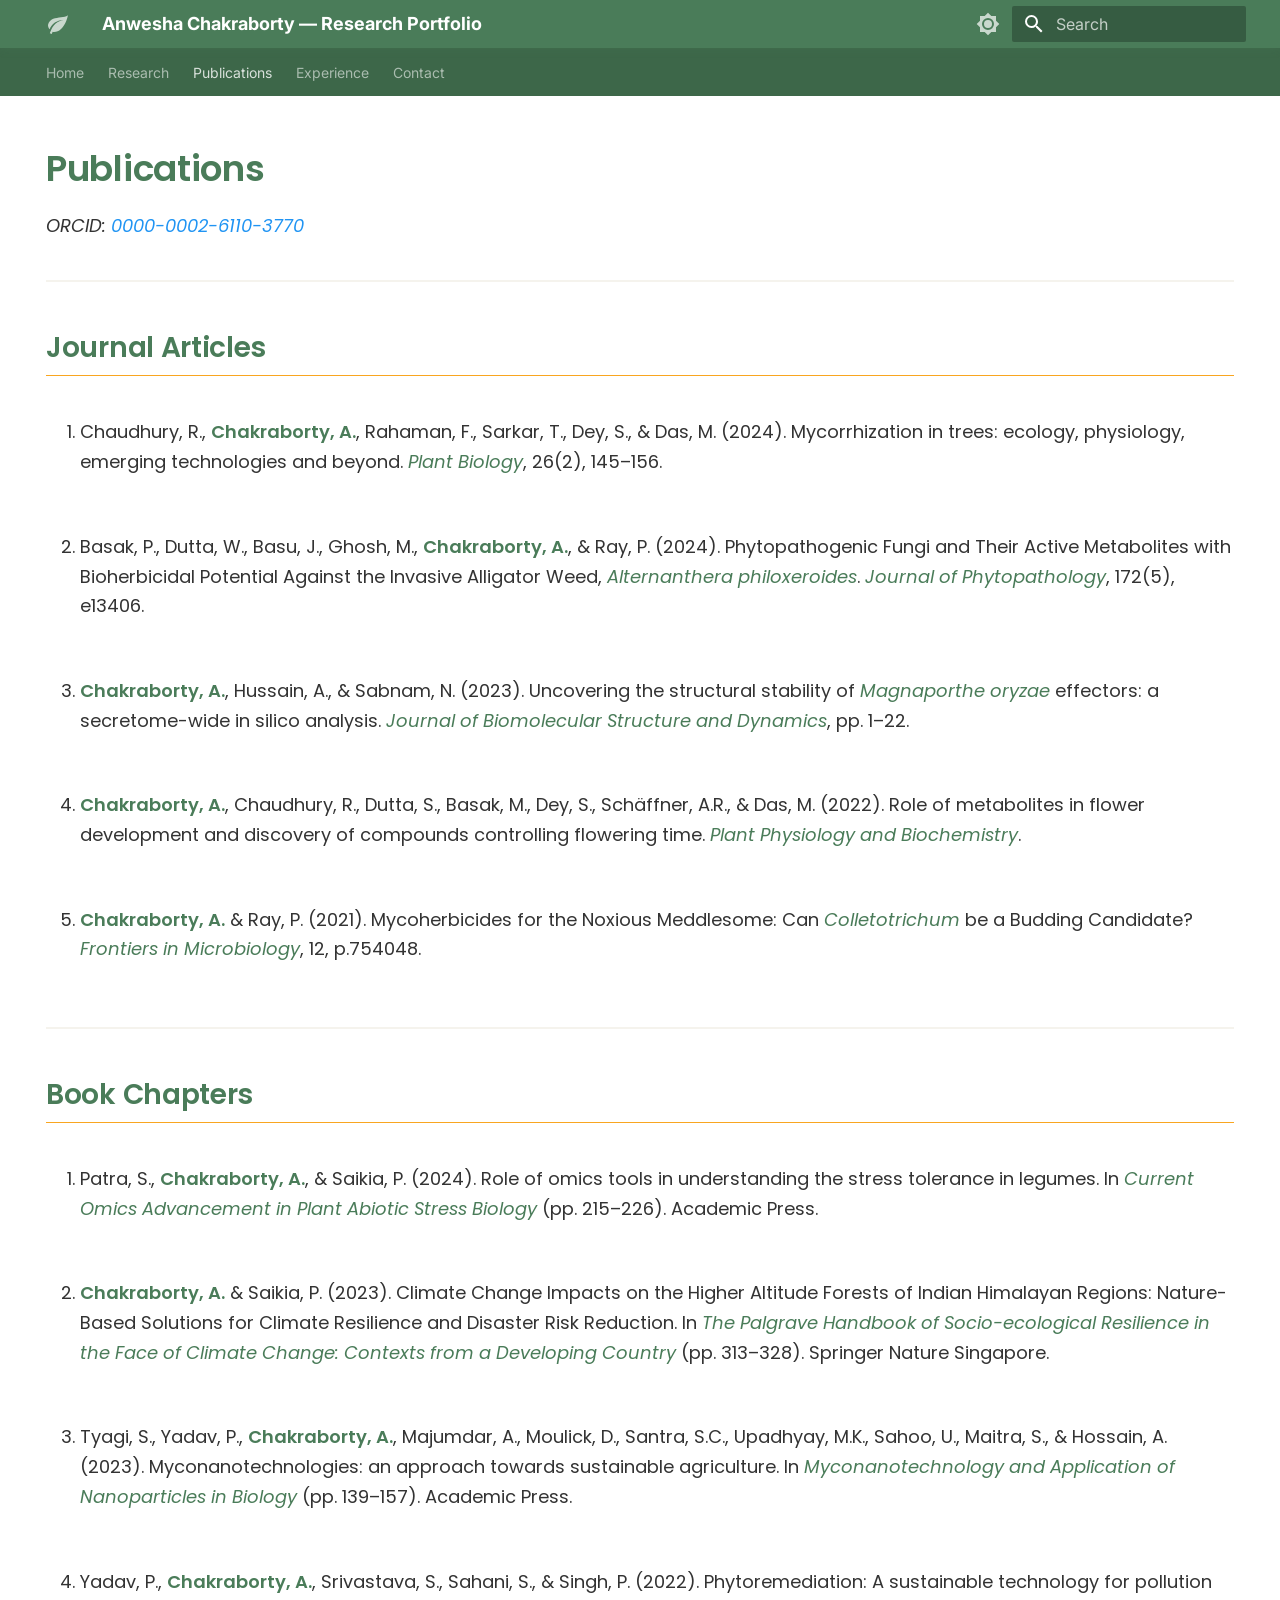
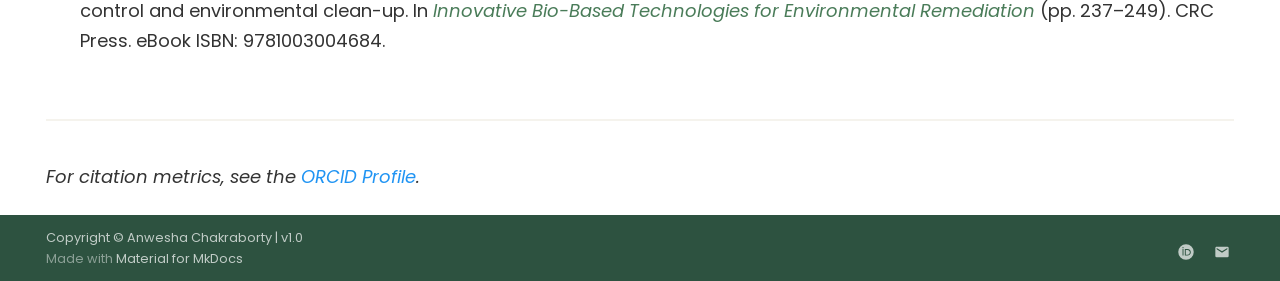
<file: publications/index.html>
<!doctype html>
<html lang="en" class="no-js">
  <head>
    
      <meta charset="utf-8">
      <meta name="viewport" content="width=device-width,initial-scale=1">
      
        <meta name="description" content="Portfolio of Anwesha Chakraborty — Plant Biology, Biochar Research, Bioinformatics, IIT Bombay">
      
      
        <meta name="author" content="Anwesha Chakraborty">
      
      
      
        <link rel="prev" href="../projects/magnaporthe-project/">
      
      
        <link rel="next" href="../experience/">
      
      
        
      
      
      <link rel="icon" href="../assets/images/favicon.png">
      <meta name="generator" content="mkdocs-1.6.1, mkdocs-material-9.7.6">
    
    
      
        <title>Publications - Anwesha Chakraborty — Research Portfolio</title>
      
    
    
      <link rel="stylesheet" href="../assets/stylesheets/main.484c7ddc.min.css">
      
        
        <link rel="stylesheet" href="../assets/stylesheets/palette.ab4e12ef.min.css">
      
      


    
    
      
    
    
      
        
        
        <link rel="preconnect" href="https://fonts.gstatic.com" crossorigin>
        <link rel="stylesheet" href="https://fonts.googleapis.com/css?family=Inter:300,300i,400,400i,700,700i%7CRoboto+Mono:400,400i,700,700i&display=fallback">
        <style>:root{--md-text-font:"Inter";--md-code-font:"Roboto Mono"}</style>
      
    
    
      <link rel="stylesheet" href="../assets/css/extra.css">
    
    <script>__md_scope=new URL("..",location),__md_hash=e=>[...e].reduce(((e,_)=>(e<<5)-e+_.charCodeAt(0)),0),__md_get=(e,_=localStorage,t=__md_scope)=>JSON.parse(_.getItem(t.pathname+"."+e)),__md_set=(e,_,t=localStorage,a=__md_scope)=>{try{t.setItem(a.pathname+"."+e,JSON.stringify(_))}catch(e){}}</script>
    
      

    
    
  </head>
  
  
    
    
      
    
    
    
    
    <body dir="ltr" data-md-color-scheme="default" data-md-color-primary="blue" data-md-color-accent="blue">
  
    
    <input class="md-toggle" data-md-toggle="drawer" type="checkbox" id="__drawer" autocomplete="off">
    <input class="md-toggle" data-md-toggle="search" type="checkbox" id="__search" autocomplete="off">
    <label class="md-overlay" for="__drawer"></label>
    <div data-md-component="skip">
      
        
        <a href="#publications" class="md-skip">
          Skip to content
        </a>
      
    </div>
    <div data-md-component="announce">
      
    </div>
    
    
      

<header class="md-header" data-md-component="header">
  <nav class="md-header__inner md-grid" aria-label="Header">
    <a href=".." title="Anwesha Chakraborty — Research Portfolio" class="md-header__button md-logo" aria-label="Anwesha Chakraborty — Research Portfolio" data-md-component="logo">
      
  
  <svg xmlns="http://www.w3.org/2000/svg" viewBox="0 0 24 24"><path d="M17 8C8 10 5.9 16.17 3.82 21.34l1.89.66.95-2.3c.48.17.98.3 1.34.3C19 20 22 3 22 3c-1 2-8 2.25-13 3.25S2 11.5 2 13.5s1.75 3.75 1.75 3.75C7 8 17 8 17 8"/></svg>

    </a>
    <label class="md-header__button md-icon" for="__drawer">
      
      <svg xmlns="http://www.w3.org/2000/svg" viewBox="0 0 24 24"><path d="M3 6h18v2H3zm0 5h18v2H3zm0 5h18v2H3z"/></svg>
    </label>
    <div class="md-header__title" data-md-component="header-title">
      <div class="md-header__ellipsis">
        <div class="md-header__topic">
          <span class="md-ellipsis">
            Anwesha Chakraborty — Research Portfolio
          </span>
        </div>
        <div class="md-header__topic" data-md-component="header-topic">
          <span class="md-ellipsis">
            
              Publications
            
          </span>
        </div>
      </div>
    </div>
    
      
        <form class="md-header__option" data-md-component="palette">
  
    
    
    
    <input class="md-option" data-md-color-media="" data-md-color-scheme="default" data-md-color-primary="blue" data-md-color-accent="blue"  aria-label="Switch to dark mode"  type="radio" name="__palette" id="__palette_0">
    
      <label class="md-header__button md-icon" title="Switch to dark mode" for="__palette_1" hidden>
        <svg xmlns="http://www.w3.org/2000/svg" viewBox="0 0 24 24"><path d="M12 8a4 4 0 0 0-4 4 4 4 0 0 0 4 4 4 4 0 0 0 4-4 4 4 0 0 0-4-4m0 10a6 6 0 0 1-6-6 6 6 0 0 1 6-6 6 6 0 0 1 6 6 6 6 0 0 1-6 6m8-9.31V4h-4.69L12 .69 8.69 4H4v4.69L.69 12 4 15.31V20h4.69L12 23.31 15.31 20H20v-4.69L23.31 12z"/></svg>
      </label>
    
  
    
    
    
    <input class="md-option" data-md-color-media="" data-md-color-scheme="slate" data-md-color-primary="blue" data-md-color-accent="blue"  aria-label="Switch to light mode"  type="radio" name="__palette" id="__palette_1">
    
      <label class="md-header__button md-icon" title="Switch to light mode" for="__palette_0" hidden>
        <svg xmlns="http://www.w3.org/2000/svg" viewBox="0 0 24 24"><path d="M12 18c-.89 0-1.74-.2-2.5-.55C11.56 16.5 13 14.42 13 12s-1.44-4.5-3.5-5.45C10.26 6.2 11.11 6 12 6a6 6 0 0 1 6 6 6 6 0 0 1-6 6m8-9.31V4h-4.69L12 .69 8.69 4H4v4.69L.69 12 4 15.31V20h4.69L12 23.31 15.31 20H20v-4.69L23.31 12z"/></svg>
      </label>
    
  
</form>
      
    
    
      <script>var palette=__md_get("__palette");if(palette&&palette.color){if("(prefers-color-scheme)"===palette.color.media){var media=matchMedia("(prefers-color-scheme: light)"),input=document.querySelector(media.matches?"[data-md-color-media='(prefers-color-scheme: light)']":"[data-md-color-media='(prefers-color-scheme: dark)']");palette.color.media=input.getAttribute("data-md-color-media"),palette.color.scheme=input.getAttribute("data-md-color-scheme"),palette.color.primary=input.getAttribute("data-md-color-primary"),palette.color.accent=input.getAttribute("data-md-color-accent")}for(var[key,value]of Object.entries(palette.color))document.body.setAttribute("data-md-color-"+key,value)}</script>
    
    
    
      
      
        <label class="md-header__button md-icon" for="__search">
          
          <svg xmlns="http://www.w3.org/2000/svg" viewBox="0 0 24 24"><path d="M9.5 3A6.5 6.5 0 0 1 16 9.5c0 1.61-.59 3.09-1.56 4.23l.27.27h.79l5 5-1.5 1.5-5-5v-.79l-.27-.27A6.52 6.52 0 0 1 9.5 16 6.5 6.5 0 0 1 3 9.5 6.5 6.5 0 0 1 9.5 3m0 2C7 5 5 7 5 9.5S7 14 9.5 14 14 12 14 9.5 12 5 9.5 5"/></svg>
        </label>
        <div class="md-search" data-md-component="search" role="dialog">
  <label class="md-search__overlay" for="__search"></label>
  <div class="md-search__inner" role="search">
    <form class="md-search__form" name="search">
      <input type="text" class="md-search__input" name="query" aria-label="Search" placeholder="Search" autocapitalize="off" autocorrect="off" autocomplete="off" spellcheck="false" data-md-component="search-query" required>
      <label class="md-search__icon md-icon" for="__search">
        
        <svg xmlns="http://www.w3.org/2000/svg" viewBox="0 0 24 24"><path d="M9.5 3A6.5 6.5 0 0 1 16 9.5c0 1.61-.59 3.09-1.56 4.23l.27.27h.79l5 5-1.5 1.5-5-5v-.79l-.27-.27A6.52 6.52 0 0 1 9.5 16 6.5 6.5 0 0 1 3 9.5 6.5 6.5 0 0 1 9.5 3m0 2C7 5 5 7 5 9.5S7 14 9.5 14 14 12 14 9.5 12 5 9.5 5"/></svg>
        
        <svg xmlns="http://www.w3.org/2000/svg" viewBox="0 0 24 24"><path d="M20 11v2H8l5.5 5.5-1.42 1.42L4.16 12l7.92-7.92L13.5 5.5 8 11z"/></svg>
      </label>
      <nav class="md-search__options" aria-label="Search">
        
        <button type="reset" class="md-search__icon md-icon" title="Clear" aria-label="Clear" tabindex="-1">
          
          <svg xmlns="http://www.w3.org/2000/svg" viewBox="0 0 24 24"><path d="M19 6.41 17.59 5 12 10.59 6.41 5 5 6.41 10.59 12 5 17.59 6.41 19 12 13.41 17.59 19 19 17.59 13.41 12z"/></svg>
        </button>
      </nav>
      
    </form>
    <div class="md-search__output">
      <div class="md-search__scrollwrap" tabindex="0" data-md-scrollfix>
        <div class="md-search-result" data-md-component="search-result">
          <div class="md-search-result__meta">
            Initializing search
          </div>
          <ol class="md-search-result__list" role="presentation"></ol>
        </div>
      </div>
    </div>
  </div>
</div>
      
    
    
  </nav>
  
</header>
    
    <div class="md-container" data-md-component="container">
      
      
        
          
            
<nav class="md-tabs" aria-label="Tabs" data-md-component="tabs">
  <div class="md-grid">
    <ul class="md-tabs__list">
      
        
  
  
  
  
    <li class="md-tabs__item">
      <a href=".." class="md-tabs__link">
        
  
  
    
  
  Home

      </a>
    </li>
  

      
        
  
  
  
  
    
    
      <li class="md-tabs__item">
        <a href="../projects/" class="md-tabs__link">
          
  
  
  Research

        </a>
      </li>
    
  

      
        
  
  
  
    
  
  
    <li class="md-tabs__item md-tabs__item--active">
      <a href="./" class="md-tabs__link">
        
  
  
    
  
  Publications

      </a>
    </li>
  

      
        
  
  
  
  
    <li class="md-tabs__item">
      <a href="../experience/" class="md-tabs__link">
        
  
  
    
  
  Experience

      </a>
    </li>
  

      
        
  
  
  
  
    <li class="md-tabs__item">
      <a href="../contact/" class="md-tabs__link">
        
  
  
    
  
  Contact

      </a>
    </li>
  

      
    </ul>
  </div>
</nav>
          
        
      
      <main class="md-main" data-md-component="main">
        <div class="md-main__inner md-grid">
          
            
              
                
              
              <div class="md-sidebar md-sidebar--primary" data-md-component="sidebar" data-md-type="navigation" hidden>
                <div class="md-sidebar__scrollwrap">
                  <div class="md-sidebar__inner">
                    


  


<nav class="md-nav md-nav--primary md-nav--lifted" aria-label="Navigation" data-md-level="0">
  <label class="md-nav__title" for="__drawer">
    <a href=".." title="Anwesha Chakraborty — Research Portfolio" class="md-nav__button md-logo" aria-label="Anwesha Chakraborty — Research Portfolio" data-md-component="logo">
      
  
  <svg xmlns="http://www.w3.org/2000/svg" viewBox="0 0 24 24"><path d="M17 8C8 10 5.9 16.17 3.82 21.34l1.89.66.95-2.3c.48.17.98.3 1.34.3C19 20 22 3 22 3c-1 2-8 2.25-13 3.25S2 11.5 2 13.5s1.75 3.75 1.75 3.75C7 8 17 8 17 8"/></svg>

    </a>
    Anwesha Chakraborty — Research Portfolio
  </label>
  
  <ul class="md-nav__list" data-md-scrollfix>
    
      
      
  
  
  
  
    <li class="md-nav__item">
      <a href=".." class="md-nav__link">
        
  
  
  <span class="md-ellipsis">
    
  
    Home
  

    
  </span>
  
  

      </a>
    </li>
  

    
      
      
  
  
  
  
    
    
    
    
      
      
    
    
    <li class="md-nav__item md-nav__item--nested">
      
        
        
        <input class="md-nav__toggle md-toggle " type="checkbox" id="__nav_2" >
        
          
          <label class="md-nav__link" for="__nav_2" id="__nav_2_label" tabindex="0">
            
  
  
  <span class="md-ellipsis">
    
  
    Research
  

    
  </span>
  
  

            <span class="md-nav__icon md-icon"></span>
          </label>
        
        <nav class="md-nav" data-md-level="1" aria-labelledby="__nav_2_label" aria-expanded="false">
          <label class="md-nav__title" for="__nav_2">
            <span class="md-nav__icon md-icon"></span>
            
  
    Research
  

          </label>
          <ul class="md-nav__list" data-md-scrollfix>
            
              
                
  
  
  
  
    <li class="md-nav__item">
      <a href="../projects/" class="md-nav__link">
        
  
  
  <span class="md-ellipsis">
    
  
    All Projects
  

    
  </span>
  
  

      </a>
    </li>
  

              
            
              
                
  
  
  
  
    <li class="md-nav__item">
      <a href="../projects/phd-research/" class="md-nav__link">
        
  
  
  <span class="md-ellipsis">
    
  
    PhD Research — Biochar & Soil Microbiology
  

    
  </span>
  
  

      </a>
    </li>
  

              
            
              
                
  
  
  
  
    <li class="md-nav__item">
      <a href="../projects/ms-dissertation/" class="md-nav__link">
        
  
  
  <span class="md-ellipsis">
    
  
    MS Dissertation — Stress-Responsive Gene Promoters
  

    
  </span>
  
  

      </a>
    </li>
  

              
            
              
                
  
  
  
  
    <li class="md-nav__item">
      <a href="../projects/magnaporthe-project/" class="md-nav__link">
        
  
  
  <span class="md-ellipsis">
    
  
    Magnaporthe oryzae Effectors (Internship)
  

    
  </span>
  
  

      </a>
    </li>
  

              
            
          </ul>
        </nav>
      
    </li>
  

    
      
      
  
  
    
  
  
  
    <li class="md-nav__item md-nav__item--active">
      
      <input class="md-nav__toggle md-toggle" type="checkbox" id="__toc">
      
      
        
      
      
        <label class="md-nav__link md-nav__link--active" for="__toc">
          
  
  
  <span class="md-ellipsis">
    
  
    Publications
  

    
  </span>
  
  

          <span class="md-nav__icon md-icon"></span>
        </label>
      
      <a href="./" class="md-nav__link md-nav__link--active">
        
  
  
  <span class="md-ellipsis">
    
  
    Publications
  

    
  </span>
  
  

      </a>
      
        

<nav class="md-nav md-nav--secondary" aria-label="Table of contents">
  
  
  
    
  
  
    <label class="md-nav__title" for="__toc">
      <span class="md-nav__icon md-icon"></span>
      Table of contents
    </label>
    <ul class="md-nav__list" data-md-component="toc" data-md-scrollfix>
      
        <li class="md-nav__item">
  <a href="#journal-articles" class="md-nav__link">
    <span class="md-ellipsis">
      
        Journal Articles
      
    </span>
  </a>
  
</li>
      
        <li class="md-nav__item">
  <a href="#book-chapters" class="md-nav__link">
    <span class="md-ellipsis">
      
        Book Chapters
      
    </span>
  </a>
  
</li>
      
    </ul>
  
</nav>
      
    </li>
  

    
      
      
  
  
  
  
    <li class="md-nav__item">
      <a href="../experience/" class="md-nav__link">
        
  
  
  <span class="md-ellipsis">
    
  
    Experience
  

    
  </span>
  
  

      </a>
    </li>
  

    
      
      
  
  
  
  
    <li class="md-nav__item">
      <a href="../contact/" class="md-nav__link">
        
  
  
  <span class="md-ellipsis">
    
  
    Contact
  

    
  </span>
  
  

      </a>
    </li>
  

    
  </ul>
</nav>
                  </div>
                </div>
              </div>
            
            
              
                
              
              <div class="md-sidebar md-sidebar--secondary" data-md-component="sidebar" data-md-type="toc" hidden>
                <div class="md-sidebar__scrollwrap">
                  <div class="md-sidebar__inner">
                    

<nav class="md-nav md-nav--secondary" aria-label="Table of contents">
  
  
  
    
  
  
    <label class="md-nav__title" for="__toc">
      <span class="md-nav__icon md-icon"></span>
      Table of contents
    </label>
    <ul class="md-nav__list" data-md-component="toc" data-md-scrollfix>
      
        <li class="md-nav__item">
  <a href="#journal-articles" class="md-nav__link">
    <span class="md-ellipsis">
      
        Journal Articles
      
    </span>
  </a>
  
</li>
      
        <li class="md-nav__item">
  <a href="#book-chapters" class="md-nav__link">
    <span class="md-ellipsis">
      
        Book Chapters
      
    </span>
  </a>
  
</li>
      
    </ul>
  
</nav>
                  </div>
                </div>
              </div>
            
          
          
            <div class="md-content" data-md-component="content">
              
              <article class="md-content__inner md-typeset">
                
                  
  




<h1 id="publications">Publications</h1>
<p><em>ORCID: <a href="https://orcid.org/0000-0002-6110-3770">0000-0002-6110-3770</a></em></p>
<hr />
<h2 id="journal-articles">Journal Articles</h2>
<ol>
<li>
<p>Chaudhury, R., <strong>Chakraborty, A.</strong>, Rahaman, F., Sarkar, T., Dey, S., &amp; Das, M. (2024). Mycorrhization in trees: ecology, physiology, emerging technologies and beyond. <em>Plant Biology</em>, 26(2), 145–156.</p>
</li>
<li>
<p>Basak, P., Dutta, W., Basu, J., Ghosh, M., <strong>Chakraborty, A.</strong>, &amp; Ray, P. (2024). Phytopathogenic Fungi and Their Active Metabolites with Bioherbicidal Potential Against the Invasive Alligator Weed, <em>Alternanthera philoxeroides</em>. <em>Journal of Phytopathology</em>, 172(5), e13406.</p>
</li>
<li>
<p><strong>Chakraborty, A.</strong>, Hussain, A., &amp; Sabnam, N. (2023). Uncovering the structural stability of <em>Magnaporthe oryzae</em> effectors: a secretome-wide in silico analysis. <em>Journal of Biomolecular Structure and Dynamics</em>, pp. 1–22.</p>
</li>
<li>
<p><strong>Chakraborty, A.</strong>, Chaudhury, R., Dutta, S., Basak, M., Dey, S., Schäffner, A.R., &amp; Das, M. (2022). Role of metabolites in flower development and discovery of compounds controlling flowering time. <em>Plant Physiology and Biochemistry</em>.</p>
</li>
<li>
<p><strong>Chakraborty, A.</strong> &amp; Ray, P. (2021). Mycoherbicides for the Noxious Meddlesome: Can <em>Colletotrichum</em> be a Budding Candidate? <em>Frontiers in Microbiology</em>, 12, p.754048.</p>
</li>
</ol>
<hr />
<h2 id="book-chapters">Book Chapters</h2>
<ol>
<li>
<p>Patra, S., <strong>Chakraborty, A.</strong>, &amp; Saikia, P. (2024). Role of omics tools in understanding the stress tolerance in legumes. In <em>Current Omics Advancement in Plant Abiotic Stress Biology</em> (pp. 215–226). Academic Press.</p>
</li>
<li>
<p><strong>Chakraborty, A.</strong> &amp; Saikia, P. (2023). Climate Change Impacts on the Higher Altitude Forests of Indian Himalayan Regions: Nature-Based Solutions for Climate Resilience and Disaster Risk Reduction. In <em>The Palgrave Handbook of Socio-ecological Resilience in the Face of Climate Change: Contexts from a Developing Country</em> (pp. 313–328). Springer Nature Singapore.</p>
</li>
<li>
<p>Tyagi, S., Yadav, P., <strong>Chakraborty, A.</strong>, Majumdar, A., Moulick, D., Santra, S.C., Upadhyay, M.K., Sahoo, U., Maitra, S., &amp; Hossain, A. (2023). Myconanotechnologies: an approach towards sustainable agriculture. In <em>Myconanotechnology and Application of Nanoparticles in Biology</em> (pp. 139–157). Academic Press.</p>
</li>
<li>
<p>Yadav, P., <strong>Chakraborty, A.</strong>, Srivastava, S., Sahani, S., &amp; Singh, P. (2022). Phytoremediation: A sustainable technology for pollution control and environmental clean-up. In <em>Innovative Bio-Based Technologies for Environmental Remediation</em> (pp. 237–249). CRC Press. eBook ISBN: 9781003004684.</p>
</li>
</ol>
<hr />
<p><em>For citation metrics, see the <a href="https://orcid.org/0000-0002-6110-3770">ORCID Profile</a>.</em></p>







  
  




  



                
              </article>
            </div>
          
          
<script>var target=document.getElementById(location.hash.slice(1));target&&target.name&&(target.checked=target.name.startsWith("__tabbed_"))</script>
        </div>
        
          <button type="button" class="md-top md-icon" data-md-component="top" hidden>
  
  <svg xmlns="http://www.w3.org/2000/svg" viewBox="0 0 24 24"><path d="M13 20h-2V8l-5.5 5.5-1.42-1.42L12 4.16l7.92 7.92-1.42 1.42L13 8z"/></svg>
  Back to top
</button>
        
      </main>
      
        <footer class="md-footer">
  
  <div class="md-footer-meta md-typeset">
    <div class="md-footer-meta__inner md-grid">
      <div class="md-copyright">
  
    <div class="md-copyright__highlight">
      Copyright &copy; Anwesha Chakraborty | v1.0
    </div>
  
  
    Made with
    <a href="https://squidfunk.github.io/mkdocs-material/" target="_blank" rel="noopener">
      Material for MkDocs
    </a>
  
</div>
      
        
<div class="md-social">
  
    
    
    
    
      
      
    
    <a href="https://orcid.org/0000-0002-6110-3770" target="_blank" rel="noopener" title="orcid.org" class="md-social__link">
      <svg xmlns="http://www.w3.org/2000/svg" viewBox="0 0 512 512"><!--! Font Awesome Free 7.1.0 by @fontawesome - https://fontawesome.com License - https://fontawesome.com/license/free (Icons: CC BY 4.0, Fonts: SIL OFL 1.1, Code: MIT License) Copyright 2025 Fonticons, Inc.--><path d="M294.7 188.2h-45.9V342h47.5c67.6 0 83.1-51.3 83.1-76.9 0-41.6-26.5-76.9-84.7-76.9M256 8a248 248 0 1 0 0 496 248 248 0 1 0 0-496m-80.8 360.8h-29.8V161.3h29.8zM160.3 98.5a19.6 19.6 0 1 1 0 39.2 19.6 19.6 0 1 1 0-39.2M300 369h-81V161.3h80.6c76.7 0 110.4 54.8 110.4 103.9 0 53.3-41.7 103.9-110 103.9z"/></svg>
    </a>
  
    
    
    
    
    <a href="mailto:24d1261@iitb.ac.in" target="_blank" rel="noopener" title="" class="md-social__link">
      <svg xmlns="http://www.w3.org/2000/svg" viewBox="0 0 24 24"><path d="m20 8-8 5-8-5V6l8 5 8-5m0-2H4c-1.11 0-2 .89-2 2v12a2 2 0 0 0 2 2h16a2 2 0 0 0 2-2V6a2 2 0 0 0-2-2"/></svg>
    </a>
  
</div>
      
    </div>
  </div>
</footer>
      
    </div>
    <div class="md-dialog" data-md-component="dialog">
      <div class="md-dialog__inner md-typeset"></div>
    </div>
    
    
    
      
      
      <script id="__config" type="application/json">{"annotate": null, "base": "..", "features": ["navigation.tabs", "navigation.top", "content.code.copy"], "search": "../assets/javascripts/workers/search.2c215733.min.js", "tags": null, "translations": {"clipboard.copied": "Copied to clipboard", "clipboard.copy": "Copy to clipboard", "search.result.more.one": "1 more on this page", "search.result.more.other": "# more on this page", "search.result.none": "No matching documents", "search.result.one": "1 matching document", "search.result.other": "# matching documents", "search.result.placeholder": "Type to start searching", "search.result.term.missing": "Missing", "select.version": "Select version"}, "version": null}</script>
    
    
      <script src="../assets/javascripts/bundle.79ae519e.min.js"></script>
      
    
  </body>
</html>
</file>
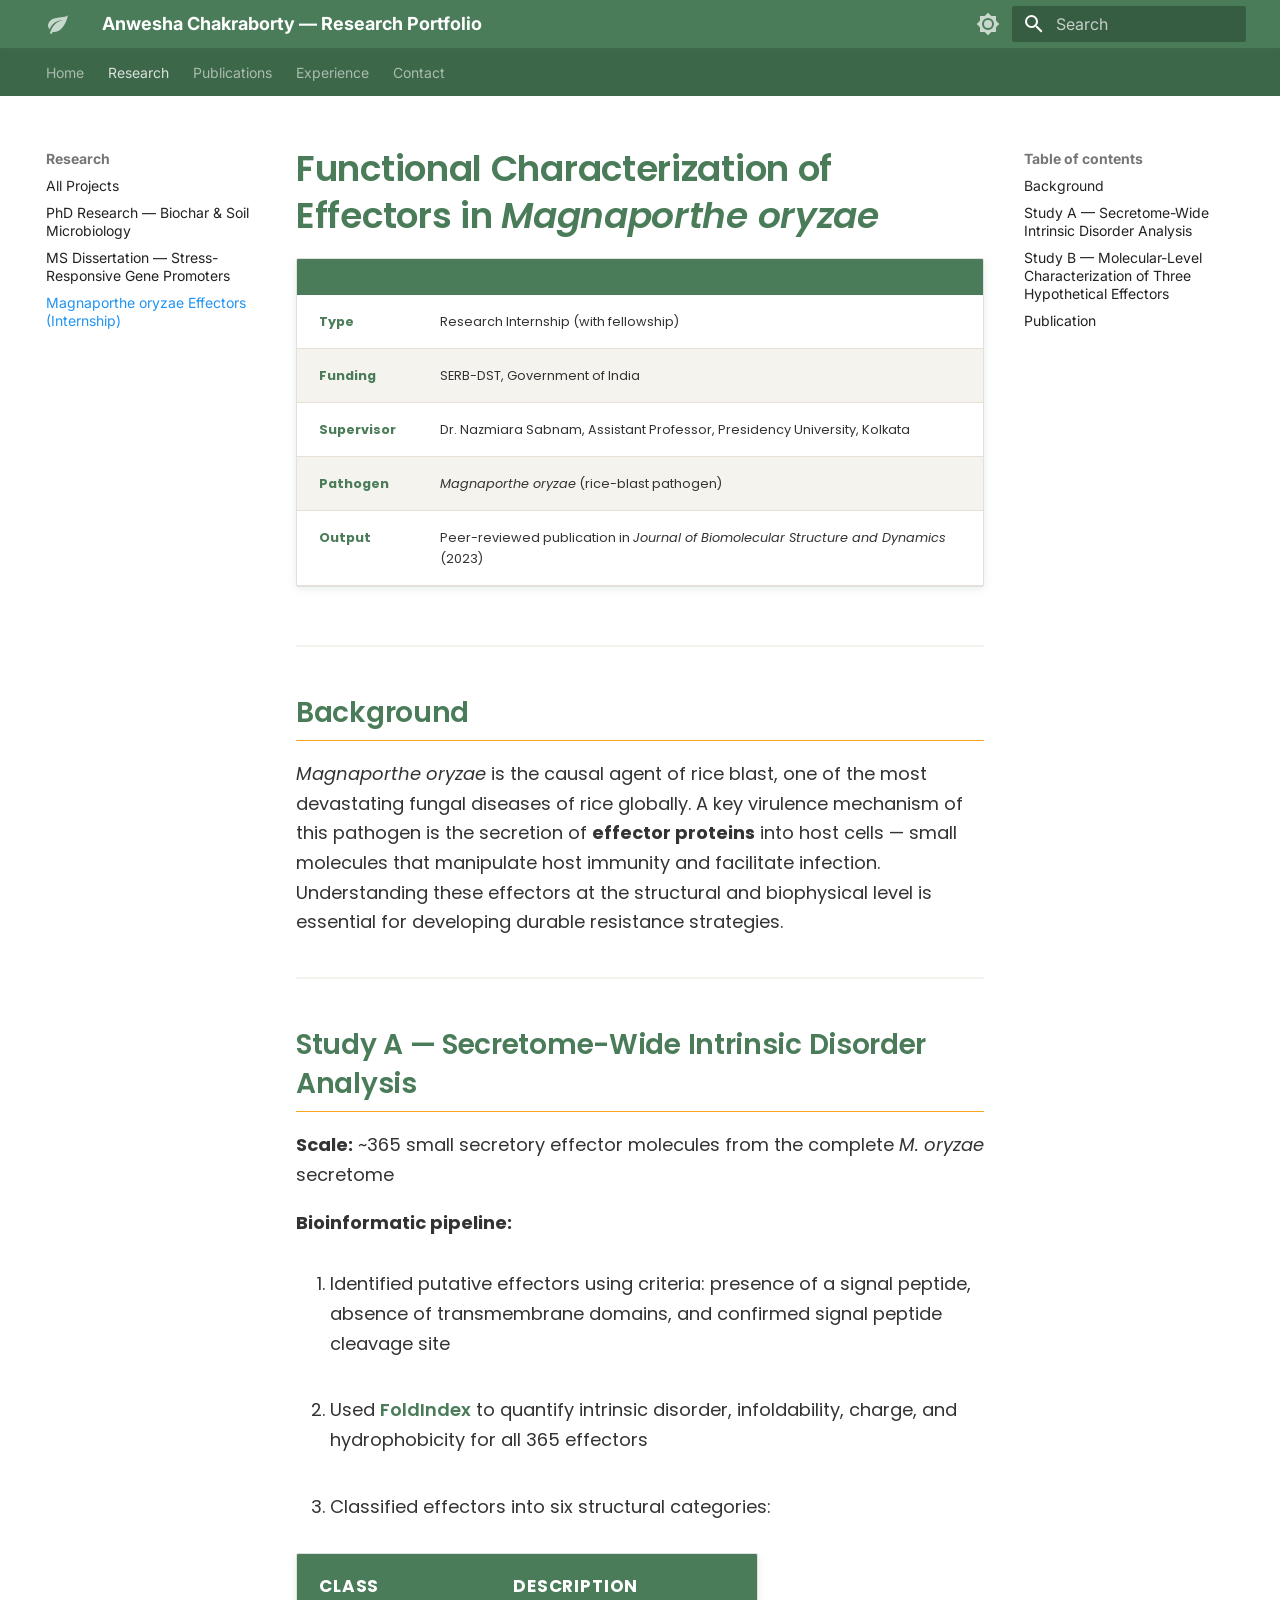
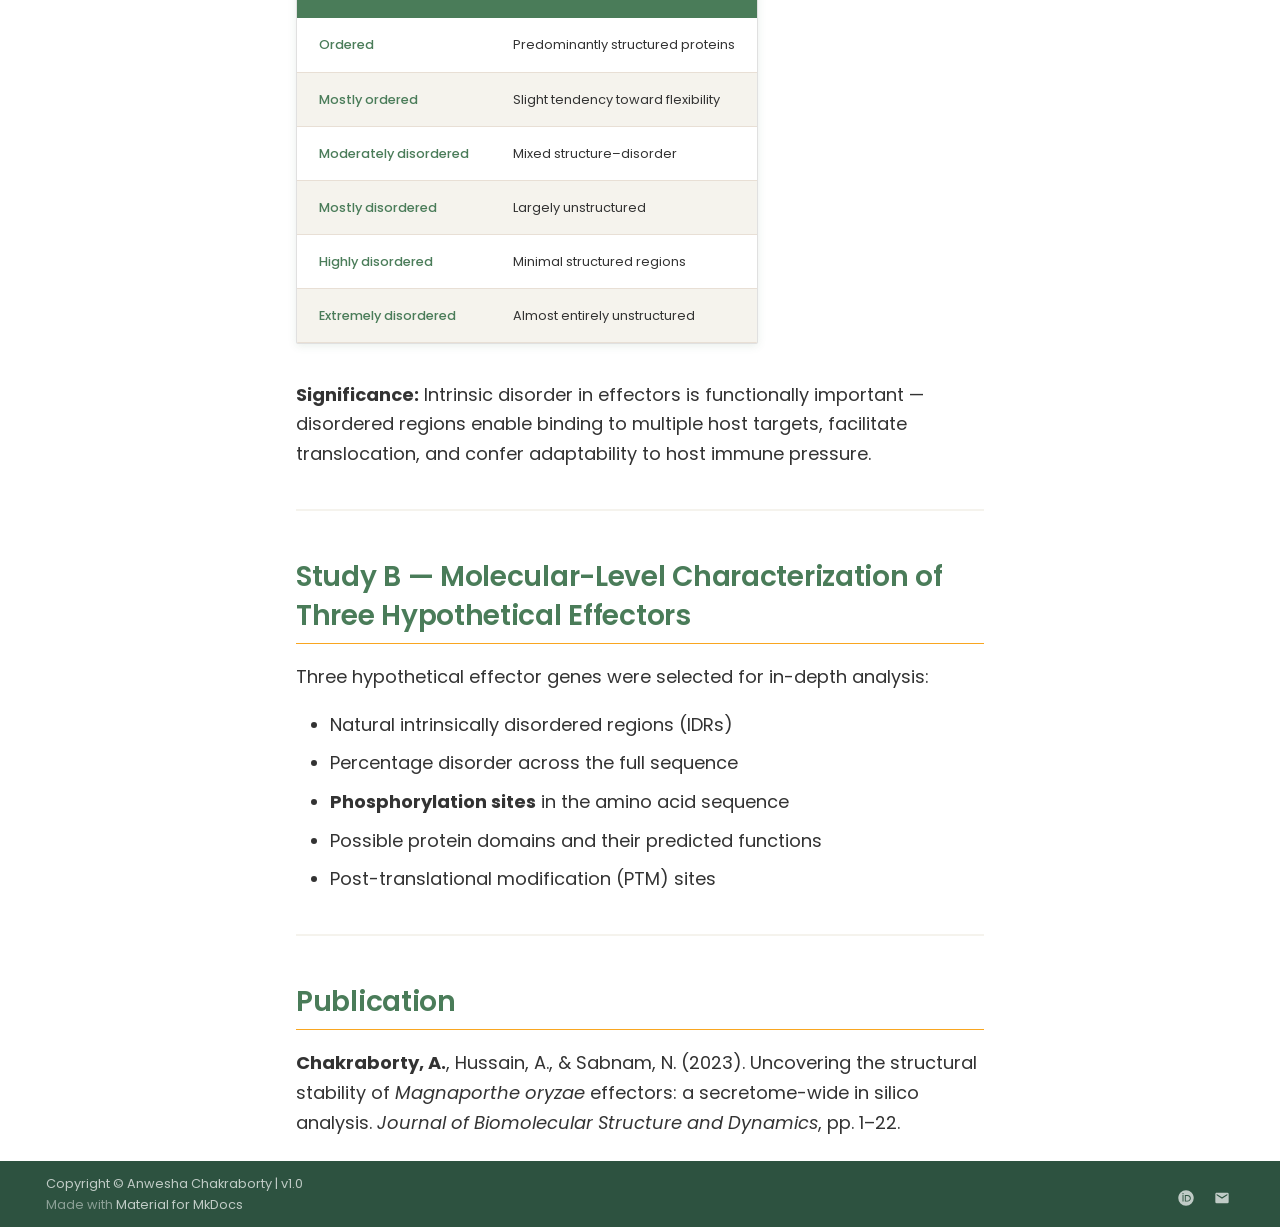
<file: projects/magnaporthe-project/index.html>
<!doctype html>
<html lang="en" class="no-js">
  <head>
    
      <meta charset="utf-8">
      <meta name="viewport" content="width=device-width,initial-scale=1">
      
        <meta name="description" content="Portfolio of Anwesha Chakraborty — Plant Biology, Biochar Research, Bioinformatics, IIT Bombay">
      
      
        <meta name="author" content="Anwesha Chakraborty">
      
      
      
        <link rel="prev" href="../ms-dissertation/">
      
      
        <link rel="next" href="../../publications/">
      
      
        
      
      
      <link rel="icon" href="../../assets/images/favicon.png">
      <meta name="generator" content="mkdocs-1.6.1, mkdocs-material-9.7.6">
    
    
      
        <title>Magnaporthe oryzae Effectors (Internship) - Anwesha Chakraborty — Research Portfolio</title>
      
    
    
      <link rel="stylesheet" href="../../assets/stylesheets/main.484c7ddc.min.css">
      
        
        <link rel="stylesheet" href="../../assets/stylesheets/palette.ab4e12ef.min.css">
      
      


    
    
      
    
    
      
        
        
        <link rel="preconnect" href="https://fonts.gstatic.com" crossorigin>
        <link rel="stylesheet" href="https://fonts.googleapis.com/css?family=Inter:300,300i,400,400i,700,700i%7CRoboto+Mono:400,400i,700,700i&display=fallback">
        <style>:root{--md-text-font:"Inter";--md-code-font:"Roboto Mono"}</style>
      
    
    
      <link rel="stylesheet" href="../../assets/css/extra.css">
    
    <script>__md_scope=new URL("../..",location),__md_hash=e=>[...e].reduce(((e,_)=>(e<<5)-e+_.charCodeAt(0)),0),__md_get=(e,_=localStorage,t=__md_scope)=>JSON.parse(_.getItem(t.pathname+"."+e)),__md_set=(e,_,t=localStorage,a=__md_scope)=>{try{t.setItem(a.pathname+"."+e,JSON.stringify(_))}catch(e){}}</script>
    
      

    
    
  </head>
  
  
    
    
      
    
    
    
    
    <body dir="ltr" data-md-color-scheme="default" data-md-color-primary="blue" data-md-color-accent="blue">
  
    
    <input class="md-toggle" data-md-toggle="drawer" type="checkbox" id="__drawer" autocomplete="off">
    <input class="md-toggle" data-md-toggle="search" type="checkbox" id="__search" autocomplete="off">
    <label class="md-overlay" for="__drawer"></label>
    <div data-md-component="skip">
      
        
        <a href="#functional-characterization-of-effectors-in-magnaporthe-oryzae" class="md-skip">
          Skip to content
        </a>
      
    </div>
    <div data-md-component="announce">
      
    </div>
    
    
      

<header class="md-header" data-md-component="header">
  <nav class="md-header__inner md-grid" aria-label="Header">
    <a href="../.." title="Anwesha Chakraborty — Research Portfolio" class="md-header__button md-logo" aria-label="Anwesha Chakraborty — Research Portfolio" data-md-component="logo">
      
  
  <svg xmlns="http://www.w3.org/2000/svg" viewBox="0 0 24 24"><path d="M17 8C8 10 5.9 16.17 3.82 21.34l1.89.66.95-2.3c.48.17.98.3 1.34.3C19 20 22 3 22 3c-1 2-8 2.25-13 3.25S2 11.5 2 13.5s1.75 3.75 1.75 3.75C7 8 17 8 17 8"/></svg>

    </a>
    <label class="md-header__button md-icon" for="__drawer">
      
      <svg xmlns="http://www.w3.org/2000/svg" viewBox="0 0 24 24"><path d="M3 6h18v2H3zm0 5h18v2H3zm0 5h18v2H3z"/></svg>
    </label>
    <div class="md-header__title" data-md-component="header-title">
      <div class="md-header__ellipsis">
        <div class="md-header__topic">
          <span class="md-ellipsis">
            Anwesha Chakraborty — Research Portfolio
          </span>
        </div>
        <div class="md-header__topic" data-md-component="header-topic">
          <span class="md-ellipsis">
            
              Magnaporthe oryzae Effectors (Internship)
            
          </span>
        </div>
      </div>
    </div>
    
      
        <form class="md-header__option" data-md-component="palette">
  
    
    
    
    <input class="md-option" data-md-color-media="" data-md-color-scheme="default" data-md-color-primary="blue" data-md-color-accent="blue"  aria-label="Switch to dark mode"  type="radio" name="__palette" id="__palette_0">
    
      <label class="md-header__button md-icon" title="Switch to dark mode" for="__palette_1" hidden>
        <svg xmlns="http://www.w3.org/2000/svg" viewBox="0 0 24 24"><path d="M12 8a4 4 0 0 0-4 4 4 4 0 0 0 4 4 4 4 0 0 0 4-4 4 4 0 0 0-4-4m0 10a6 6 0 0 1-6-6 6 6 0 0 1 6-6 6 6 0 0 1 6 6 6 6 0 0 1-6 6m8-9.31V4h-4.69L12 .69 8.69 4H4v4.69L.69 12 4 15.31V20h4.69L12 23.31 15.31 20H20v-4.69L23.31 12z"/></svg>
      </label>
    
  
    
    
    
    <input class="md-option" data-md-color-media="" data-md-color-scheme="slate" data-md-color-primary="blue" data-md-color-accent="blue"  aria-label="Switch to light mode"  type="radio" name="__palette" id="__palette_1">
    
      <label class="md-header__button md-icon" title="Switch to light mode" for="__palette_0" hidden>
        <svg xmlns="http://www.w3.org/2000/svg" viewBox="0 0 24 24"><path d="M12 18c-.89 0-1.74-.2-2.5-.55C11.56 16.5 13 14.42 13 12s-1.44-4.5-3.5-5.45C10.26 6.2 11.11 6 12 6a6 6 0 0 1 6 6 6 6 0 0 1-6 6m8-9.31V4h-4.69L12 .69 8.69 4H4v4.69L.69 12 4 15.31V20h4.69L12 23.31 15.31 20H20v-4.69L23.31 12z"/></svg>
      </label>
    
  
</form>
      
    
    
      <script>var palette=__md_get("__palette");if(palette&&palette.color){if("(prefers-color-scheme)"===palette.color.media){var media=matchMedia("(prefers-color-scheme: light)"),input=document.querySelector(media.matches?"[data-md-color-media='(prefers-color-scheme: light)']":"[data-md-color-media='(prefers-color-scheme: dark)']");palette.color.media=input.getAttribute("data-md-color-media"),palette.color.scheme=input.getAttribute("data-md-color-scheme"),palette.color.primary=input.getAttribute("data-md-color-primary"),palette.color.accent=input.getAttribute("data-md-color-accent")}for(var[key,value]of Object.entries(palette.color))document.body.setAttribute("data-md-color-"+key,value)}</script>
    
    
    
      
      
        <label class="md-header__button md-icon" for="__search">
          
          <svg xmlns="http://www.w3.org/2000/svg" viewBox="0 0 24 24"><path d="M9.5 3A6.5 6.5 0 0 1 16 9.5c0 1.61-.59 3.09-1.56 4.23l.27.27h.79l5 5-1.5 1.5-5-5v-.79l-.27-.27A6.52 6.52 0 0 1 9.5 16 6.5 6.5 0 0 1 3 9.5 6.5 6.5 0 0 1 9.5 3m0 2C7 5 5 7 5 9.5S7 14 9.5 14 14 12 14 9.5 12 5 9.5 5"/></svg>
        </label>
        <div class="md-search" data-md-component="search" role="dialog">
  <label class="md-search__overlay" for="__search"></label>
  <div class="md-search__inner" role="search">
    <form class="md-search__form" name="search">
      <input type="text" class="md-search__input" name="query" aria-label="Search" placeholder="Search" autocapitalize="off" autocorrect="off" autocomplete="off" spellcheck="false" data-md-component="search-query" required>
      <label class="md-search__icon md-icon" for="__search">
        
        <svg xmlns="http://www.w3.org/2000/svg" viewBox="0 0 24 24"><path d="M9.5 3A6.5 6.5 0 0 1 16 9.5c0 1.61-.59 3.09-1.56 4.23l.27.27h.79l5 5-1.5 1.5-5-5v-.79l-.27-.27A6.52 6.52 0 0 1 9.5 16 6.5 6.5 0 0 1 3 9.5 6.5 6.5 0 0 1 9.5 3m0 2C7 5 5 7 5 9.5S7 14 9.5 14 14 12 14 9.5 12 5 9.5 5"/></svg>
        
        <svg xmlns="http://www.w3.org/2000/svg" viewBox="0 0 24 24"><path d="M20 11v2H8l5.5 5.5-1.42 1.42L4.16 12l7.92-7.92L13.5 5.5 8 11z"/></svg>
      </label>
      <nav class="md-search__options" aria-label="Search">
        
        <button type="reset" class="md-search__icon md-icon" title="Clear" aria-label="Clear" tabindex="-1">
          
          <svg xmlns="http://www.w3.org/2000/svg" viewBox="0 0 24 24"><path d="M19 6.41 17.59 5 12 10.59 6.41 5 5 6.41 10.59 12 5 17.59 6.41 19 12 13.41 17.59 19 19 17.59 13.41 12z"/></svg>
        </button>
      </nav>
      
    </form>
    <div class="md-search__output">
      <div class="md-search__scrollwrap" tabindex="0" data-md-scrollfix>
        <div class="md-search-result" data-md-component="search-result">
          <div class="md-search-result__meta">
            Initializing search
          </div>
          <ol class="md-search-result__list" role="presentation"></ol>
        </div>
      </div>
    </div>
  </div>
</div>
      
    
    
  </nav>
  
</header>
    
    <div class="md-container" data-md-component="container">
      
      
        
          
            
<nav class="md-tabs" aria-label="Tabs" data-md-component="tabs">
  <div class="md-grid">
    <ul class="md-tabs__list">
      
        
  
  
  
  
    <li class="md-tabs__item">
      <a href="../.." class="md-tabs__link">
        
  
  
    
  
  Home

      </a>
    </li>
  

      
        
  
  
  
    
  
  
    
    
      <li class="md-tabs__item md-tabs__item--active">
        <a href="../" class="md-tabs__link">
          
  
  
  Research

        </a>
      </li>
    
  

      
        
  
  
  
  
    <li class="md-tabs__item">
      <a href="../../publications/" class="md-tabs__link">
        
  
  
    
  
  Publications

      </a>
    </li>
  

      
        
  
  
  
  
    <li class="md-tabs__item">
      <a href="../../experience/" class="md-tabs__link">
        
  
  
    
  
  Experience

      </a>
    </li>
  

      
        
  
  
  
  
    <li class="md-tabs__item">
      <a href="../../contact/" class="md-tabs__link">
        
  
  
    
  
  Contact

      </a>
    </li>
  

      
    </ul>
  </div>
</nav>
          
        
      
      <main class="md-main" data-md-component="main">
        <div class="md-main__inner md-grid">
          
            
              
              <div class="md-sidebar md-sidebar--primary" data-md-component="sidebar" data-md-type="navigation" >
                <div class="md-sidebar__scrollwrap">
                  <div class="md-sidebar__inner">
                    


  


<nav class="md-nav md-nav--primary md-nav--lifted" aria-label="Navigation" data-md-level="0">
  <label class="md-nav__title" for="__drawer">
    <a href="../.." title="Anwesha Chakraborty — Research Portfolio" class="md-nav__button md-logo" aria-label="Anwesha Chakraborty — Research Portfolio" data-md-component="logo">
      
  
  <svg xmlns="http://www.w3.org/2000/svg" viewBox="0 0 24 24"><path d="M17 8C8 10 5.9 16.17 3.82 21.34l1.89.66.95-2.3c.48.17.98.3 1.34.3C19 20 22 3 22 3c-1 2-8 2.25-13 3.25S2 11.5 2 13.5s1.75 3.75 1.75 3.75C7 8 17 8 17 8"/></svg>

    </a>
    Anwesha Chakraborty — Research Portfolio
  </label>
  
  <ul class="md-nav__list" data-md-scrollfix>
    
      
      
  
  
  
  
    <li class="md-nav__item">
      <a href="../.." class="md-nav__link">
        
  
  
  <span class="md-ellipsis">
    
  
    Home
  

    
  </span>
  
  

      </a>
    </li>
  

    
      
      
  
  
    
  
  
  
    
    
    
    
      
        
        
      
      
    
    
    <li class="md-nav__item md-nav__item--active md-nav__item--section md-nav__item--nested">
      
        
        
        <input class="md-nav__toggle md-toggle " type="checkbox" id="__nav_2" checked>
        
          
          <label class="md-nav__link" for="__nav_2" id="__nav_2_label" tabindex="">
            
  
  
  <span class="md-ellipsis">
    
  
    Research
  

    
  </span>
  
  

            <span class="md-nav__icon md-icon"></span>
          </label>
        
        <nav class="md-nav" data-md-level="1" aria-labelledby="__nav_2_label" aria-expanded="true">
          <label class="md-nav__title" for="__nav_2">
            <span class="md-nav__icon md-icon"></span>
            
  
    Research
  

          </label>
          <ul class="md-nav__list" data-md-scrollfix>
            
              
                
  
  
  
  
    <li class="md-nav__item">
      <a href="../" class="md-nav__link">
        
  
  
  <span class="md-ellipsis">
    
  
    All Projects
  

    
  </span>
  
  

      </a>
    </li>
  

              
            
              
                
  
  
  
  
    <li class="md-nav__item">
      <a href="../phd-research/" class="md-nav__link">
        
  
  
  <span class="md-ellipsis">
    
  
    PhD Research — Biochar & Soil Microbiology
  

    
  </span>
  
  

      </a>
    </li>
  

              
            
              
                
  
  
  
  
    <li class="md-nav__item">
      <a href="../ms-dissertation/" class="md-nav__link">
        
  
  
  <span class="md-ellipsis">
    
  
    MS Dissertation — Stress-Responsive Gene Promoters
  

    
  </span>
  
  

      </a>
    </li>
  

              
            
              
                
  
  
    
  
  
  
    <li class="md-nav__item md-nav__item--active">
      
      <input class="md-nav__toggle md-toggle" type="checkbox" id="__toc">
      
      
        
      
      
        <label class="md-nav__link md-nav__link--active" for="__toc">
          
  
  
  <span class="md-ellipsis">
    
  
    Magnaporthe oryzae Effectors (Internship)
  

    
  </span>
  
  

          <span class="md-nav__icon md-icon"></span>
        </label>
      
      <a href="./" class="md-nav__link md-nav__link--active">
        
  
  
  <span class="md-ellipsis">
    
  
    Magnaporthe oryzae Effectors (Internship)
  

    
  </span>
  
  

      </a>
      
        

<nav class="md-nav md-nav--secondary" aria-label="Table of contents">
  
  
  
    
  
  
    <label class="md-nav__title" for="__toc">
      <span class="md-nav__icon md-icon"></span>
      Table of contents
    </label>
    <ul class="md-nav__list" data-md-component="toc" data-md-scrollfix>
      
        <li class="md-nav__item">
  <a href="#background" class="md-nav__link">
    <span class="md-ellipsis">
      
        Background
      
    </span>
  </a>
  
</li>
      
        <li class="md-nav__item">
  <a href="#study-a-secretome-wide-intrinsic-disorder-analysis" class="md-nav__link">
    <span class="md-ellipsis">
      
        Study A — Secretome-Wide Intrinsic Disorder Analysis
      
    </span>
  </a>
  
</li>
      
        <li class="md-nav__item">
  <a href="#study-b-molecular-level-characterization-of-three-hypothetical-effectors" class="md-nav__link">
    <span class="md-ellipsis">
      
        Study B — Molecular-Level Characterization of Three Hypothetical Effectors
      
    </span>
  </a>
  
</li>
      
        <li class="md-nav__item">
  <a href="#publication" class="md-nav__link">
    <span class="md-ellipsis">
      
        Publication
      
    </span>
  </a>
  
</li>
      
    </ul>
  
</nav>
      
    </li>
  

              
            
          </ul>
        </nav>
      
    </li>
  

    
      
      
  
  
  
  
    <li class="md-nav__item">
      <a href="../../publications/" class="md-nav__link">
        
  
  
  <span class="md-ellipsis">
    
  
    Publications
  

    
  </span>
  
  

      </a>
    </li>
  

    
      
      
  
  
  
  
    <li class="md-nav__item">
      <a href="../../experience/" class="md-nav__link">
        
  
  
  <span class="md-ellipsis">
    
  
    Experience
  

    
  </span>
  
  

      </a>
    </li>
  

    
      
      
  
  
  
  
    <li class="md-nav__item">
      <a href="../../contact/" class="md-nav__link">
        
  
  
  <span class="md-ellipsis">
    
  
    Contact
  

    
  </span>
  
  

      </a>
    </li>
  

    
  </ul>
</nav>
                  </div>
                </div>
              </div>
            
            
              
              <div class="md-sidebar md-sidebar--secondary" data-md-component="sidebar" data-md-type="toc" >
                <div class="md-sidebar__scrollwrap">
                  <div class="md-sidebar__inner">
                    

<nav class="md-nav md-nav--secondary" aria-label="Table of contents">
  
  
  
    
  
  
    <label class="md-nav__title" for="__toc">
      <span class="md-nav__icon md-icon"></span>
      Table of contents
    </label>
    <ul class="md-nav__list" data-md-component="toc" data-md-scrollfix>
      
        <li class="md-nav__item">
  <a href="#background" class="md-nav__link">
    <span class="md-ellipsis">
      
        Background
      
    </span>
  </a>
  
</li>
      
        <li class="md-nav__item">
  <a href="#study-a-secretome-wide-intrinsic-disorder-analysis" class="md-nav__link">
    <span class="md-ellipsis">
      
        Study A — Secretome-Wide Intrinsic Disorder Analysis
      
    </span>
  </a>
  
</li>
      
        <li class="md-nav__item">
  <a href="#study-b-molecular-level-characterization-of-three-hypothetical-effectors" class="md-nav__link">
    <span class="md-ellipsis">
      
        Study B — Molecular-Level Characterization of Three Hypothetical Effectors
      
    </span>
  </a>
  
</li>
      
        <li class="md-nav__item">
  <a href="#publication" class="md-nav__link">
    <span class="md-ellipsis">
      
        Publication
      
    </span>
  </a>
  
</li>
      
    </ul>
  
</nav>
                  </div>
                </div>
              </div>
            
          
          
            <div class="md-content" data-md-component="content">
              
              <article class="md-content__inner md-typeset">
                
                  



<h1 id="functional-characterization-of-effectors-in-magnaporthe-oryzae">Functional Characterization of Effectors in <em>Magnaporthe oryzae</em></h1>
<table>
<thead>
<tr>
<th></th>
<th></th>
</tr>
</thead>
<tbody>
<tr>
<td><strong>Type</strong></td>
<td>Research Internship (with fellowship)</td>
</tr>
<tr>
<td><strong>Funding</strong></td>
<td>SERB-DST, Government of India</td>
</tr>
<tr>
<td><strong>Supervisor</strong></td>
<td>Dr. Nazmiara Sabnam, Assistant Professor, Presidency University, Kolkata</td>
</tr>
<tr>
<td><strong>Pathogen</strong></td>
<td><em>Magnaporthe oryzae</em> (rice-blast pathogen)</td>
</tr>
<tr>
<td><strong>Output</strong></td>
<td>Peer-reviewed publication in <em>Journal of Biomolecular Structure and Dynamics</em> (2023)</td>
</tr>
</tbody>
</table>
<hr />
<h2 id="background">Background</h2>
<p><em>Magnaporthe oryzae</em> is the causal agent of rice blast, one of the most devastating fungal diseases of rice globally. A key virulence mechanism of this pathogen is the secretion of <strong>effector proteins</strong> into host cells — small molecules that manipulate host immunity and facilitate infection. Understanding these effectors at the structural and biophysical level is essential for developing durable resistance strategies.</p>
<hr />
<h2 id="study-a-secretome-wide-intrinsic-disorder-analysis">Study A — Secretome-Wide Intrinsic Disorder Analysis</h2>
<p><strong>Scale:</strong> ~365 small secretory effector molecules from the complete <em>M. oryzae</em> secretome</p>
<p><strong>Bioinformatic pipeline:</strong></p>
<ol>
<li>Identified putative effectors using criteria: presence of a signal peptide, absence of transmembrane domains, and confirmed signal peptide cleavage site</li>
<li>Used <strong>FoldIndex</strong> to quantify intrinsic disorder, infoldability, charge, and hydrophobicity for all 365 effectors</li>
<li>Classified effectors into six structural categories:</li>
</ol>
<table>
<thead>
<tr>
<th>Class</th>
<th>Description</th>
</tr>
</thead>
<tbody>
<tr>
<td>Ordered</td>
<td>Predominantly structured proteins</td>
</tr>
<tr>
<td>Mostly ordered</td>
<td>Slight tendency toward flexibility</td>
</tr>
<tr>
<td>Moderately disordered</td>
<td>Mixed structure–disorder</td>
</tr>
<tr>
<td>Mostly disordered</td>
<td>Largely unstructured</td>
</tr>
<tr>
<td>Highly disordered</td>
<td>Minimal structured regions</td>
</tr>
<tr>
<td>Extremely disordered</td>
<td>Almost entirely unstructured</td>
</tr>
</tbody>
</table>
<p><strong>Significance:</strong> Intrinsic disorder in effectors is functionally important — disordered regions enable binding to multiple host targets, facilitate translocation, and confer adaptability to host immune pressure.</p>
<hr />
<h2 id="study-b-molecular-level-characterization-of-three-hypothetical-effectors">Study B — Molecular-Level Characterization of Three Hypothetical Effectors</h2>
<p>Three hypothetical effector genes were selected for in-depth analysis:</p>
<ul>
<li>Natural intrinsically disordered regions (IDRs)</li>
<li>Percentage disorder across the full sequence</li>
<li><strong>Phosphorylation sites</strong> in the amino acid sequence</li>
<li>Possible protein domains and their predicted functions</li>
<li>Post-translational modification (PTM) sites</li>
</ul>
<hr />
<h2 id="publication">Publication</h2>
<p><strong>Chakraborty, A.</strong>, Hussain, A., &amp; Sabnam, N. (2023). Uncovering the structural stability of <em>Magnaporthe oryzae</em> effectors: a secretome-wide in silico analysis. <em>Journal of Biomolecular Structure and Dynamics</em>, pp. 1–22.</p>












                
              </article>
            </div>
          
          
<script>var target=document.getElementById(location.hash.slice(1));target&&target.name&&(target.checked=target.name.startsWith("__tabbed_"))</script>
        </div>
        
          <button type="button" class="md-top md-icon" data-md-component="top" hidden>
  
  <svg xmlns="http://www.w3.org/2000/svg" viewBox="0 0 24 24"><path d="M13 20h-2V8l-5.5 5.5-1.42-1.42L12 4.16l7.92 7.92-1.42 1.42L13 8z"/></svg>
  Back to top
</button>
        
      </main>
      
        <footer class="md-footer">
  
  <div class="md-footer-meta md-typeset">
    <div class="md-footer-meta__inner md-grid">
      <div class="md-copyright">
  
    <div class="md-copyright__highlight">
      Copyright &copy; Anwesha Chakraborty | v1.0
    </div>
  
  
    Made with
    <a href="https://squidfunk.github.io/mkdocs-material/" target="_blank" rel="noopener">
      Material for MkDocs
    </a>
  
</div>
      
        
<div class="md-social">
  
    
    
    
    
      
      
    
    <a href="https://orcid.org/0000-0002-6110-3770" target="_blank" rel="noopener" title="orcid.org" class="md-social__link">
      <svg xmlns="http://www.w3.org/2000/svg" viewBox="0 0 512 512"><!--! Font Awesome Free 7.1.0 by @fontawesome - https://fontawesome.com License - https://fontawesome.com/license/free (Icons: CC BY 4.0, Fonts: SIL OFL 1.1, Code: MIT License) Copyright 2025 Fonticons, Inc.--><path d="M294.7 188.2h-45.9V342h47.5c67.6 0 83.1-51.3 83.1-76.9 0-41.6-26.5-76.9-84.7-76.9M256 8a248 248 0 1 0 0 496 248 248 0 1 0 0-496m-80.8 360.8h-29.8V161.3h29.8zM160.3 98.5a19.6 19.6 0 1 1 0 39.2 19.6 19.6 0 1 1 0-39.2M300 369h-81V161.3h80.6c76.7 0 110.4 54.8 110.4 103.9 0 53.3-41.7 103.9-110 103.9z"/></svg>
    </a>
  
    
    
    
    
    <a href="mailto:24d1261@iitb.ac.in" target="_blank" rel="noopener" title="" class="md-social__link">
      <svg xmlns="http://www.w3.org/2000/svg" viewBox="0 0 24 24"><path d="m20 8-8 5-8-5V6l8 5 8-5m0-2H4c-1.11 0-2 .89-2 2v12a2 2 0 0 0 2 2h16a2 2 0 0 0 2-2V6a2 2 0 0 0-2-2"/></svg>
    </a>
  
</div>
      
    </div>
  </div>
</footer>
      
    </div>
    <div class="md-dialog" data-md-component="dialog">
      <div class="md-dialog__inner md-typeset"></div>
    </div>
    
    
    
      
      
      <script id="__config" type="application/json">{"annotate": null, "base": "../..", "features": ["navigation.tabs", "navigation.top", "content.code.copy"], "search": "../../assets/javascripts/workers/search.2c215733.min.js", "tags": null, "translations": {"clipboard.copied": "Copied to clipboard", "clipboard.copy": "Copy to clipboard", "search.result.more.one": "1 more on this page", "search.result.more.other": "# more on this page", "search.result.none": "No matching documents", "search.result.one": "1 matching document", "search.result.other": "# matching documents", "search.result.placeholder": "Type to start searching", "search.result.term.missing": "Missing", "select.version": "Select version"}, "version": null}</script>
    
    
      <script src="../../assets/javascripts/bundle.79ae519e.min.js"></script>
      
    
  </body>
</html>
</file>
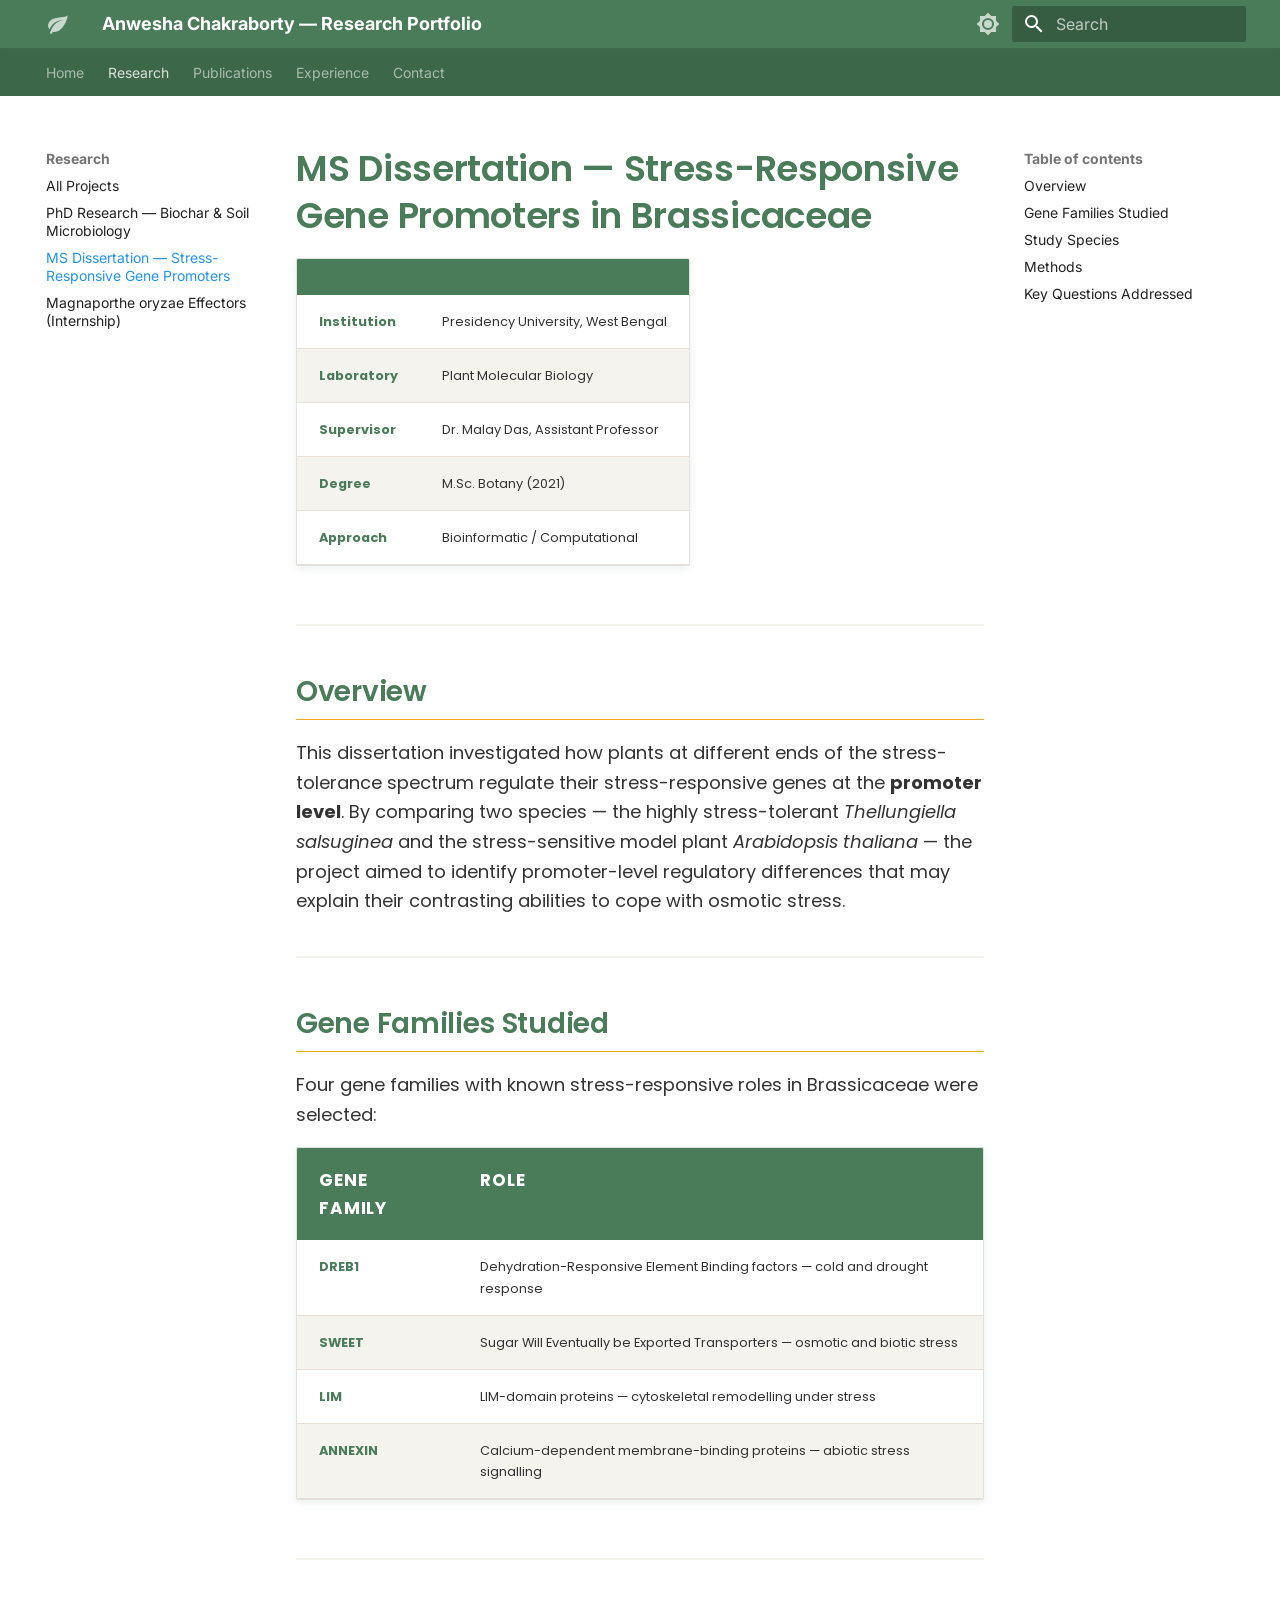
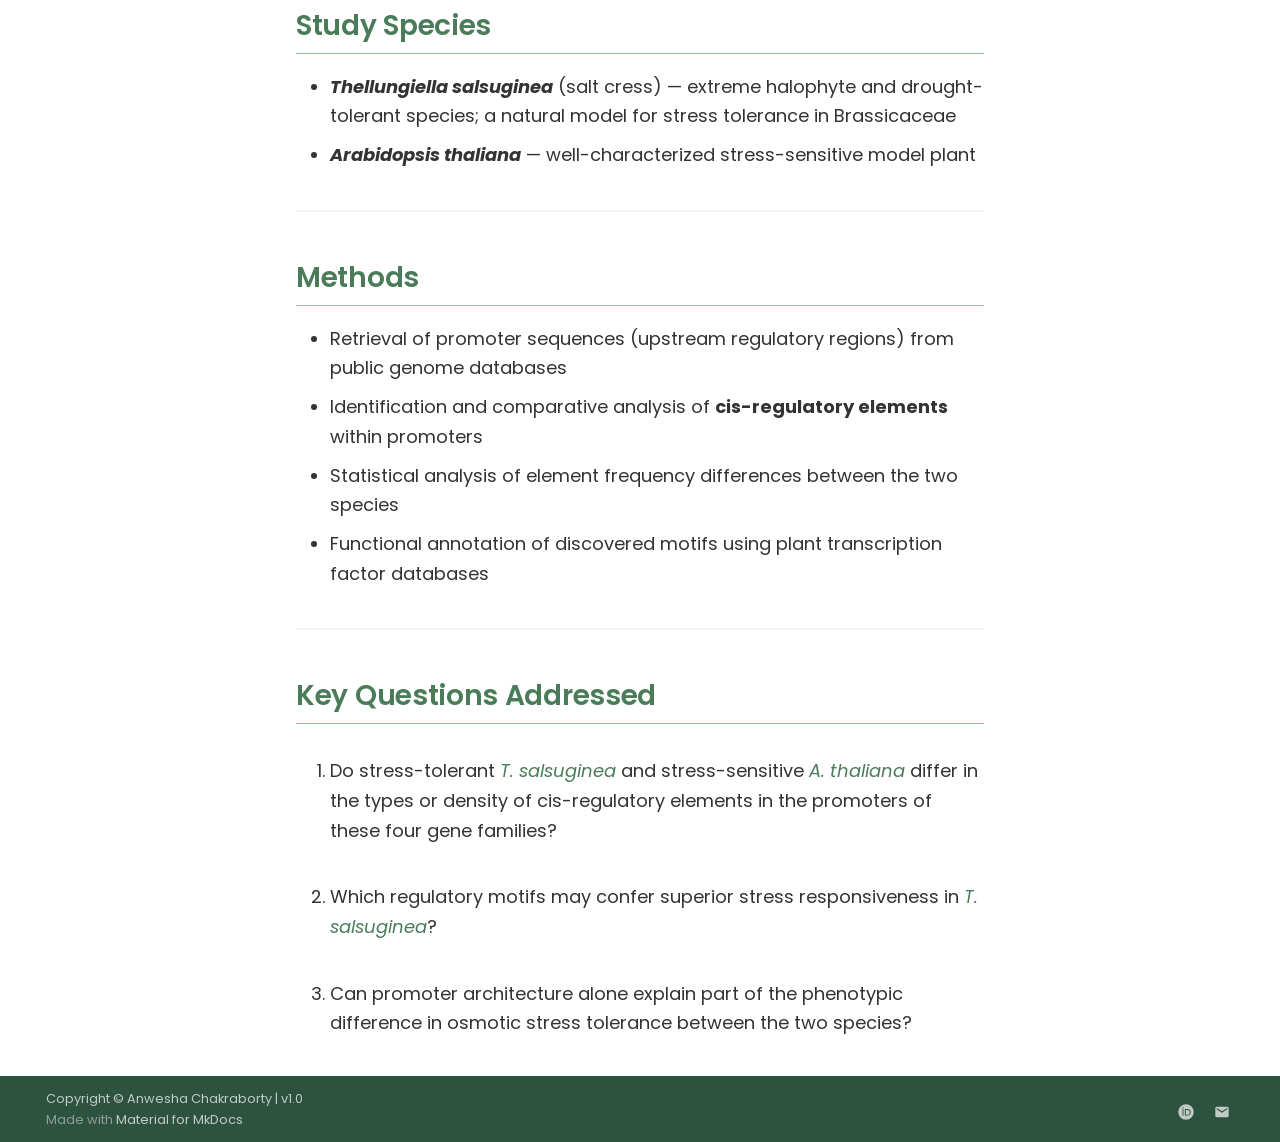
<file: projects/ms-dissertation/index.html>
<!doctype html>
<html lang="en" class="no-js">
  <head>
    
      <meta charset="utf-8">
      <meta name="viewport" content="width=device-width,initial-scale=1">
      
        <meta name="description" content="Portfolio of Anwesha Chakraborty — Plant Biology, Biochar Research, Bioinformatics, IIT Bombay">
      
      
        <meta name="author" content="Anwesha Chakraborty">
      
      
      
        <link rel="prev" href="../phd-research/">
      
      
        <link rel="next" href="../magnaporthe-project/">
      
      
        
      
      
      <link rel="icon" href="../../assets/images/favicon.png">
      <meta name="generator" content="mkdocs-1.6.1, mkdocs-material-9.7.6">
    
    
      
        <title>MS Dissertation — Stress-Responsive Gene Promoters - Anwesha Chakraborty — Research Portfolio</title>
      
    
    
      <link rel="stylesheet" href="../../assets/stylesheets/main.484c7ddc.min.css">
      
        
        <link rel="stylesheet" href="../../assets/stylesheets/palette.ab4e12ef.min.css">
      
      


    
    
      
    
    
      
        
        
        <link rel="preconnect" href="https://fonts.gstatic.com" crossorigin>
        <link rel="stylesheet" href="https://fonts.googleapis.com/css?family=Inter:300,300i,400,400i,700,700i%7CRoboto+Mono:400,400i,700,700i&display=fallback">
        <style>:root{--md-text-font:"Inter";--md-code-font:"Roboto Mono"}</style>
      
    
    
      <link rel="stylesheet" href="../../assets/css/extra.css">
    
    <script>__md_scope=new URL("../..",location),__md_hash=e=>[...e].reduce(((e,_)=>(e<<5)-e+_.charCodeAt(0)),0),__md_get=(e,_=localStorage,t=__md_scope)=>JSON.parse(_.getItem(t.pathname+"."+e)),__md_set=(e,_,t=localStorage,a=__md_scope)=>{try{t.setItem(a.pathname+"."+e,JSON.stringify(_))}catch(e){}}</script>
    
      

    
    
  </head>
  
  
    
    
      
    
    
    
    
    <body dir="ltr" data-md-color-scheme="default" data-md-color-primary="blue" data-md-color-accent="blue">
  
    
    <input class="md-toggle" data-md-toggle="drawer" type="checkbox" id="__drawer" autocomplete="off">
    <input class="md-toggle" data-md-toggle="search" type="checkbox" id="__search" autocomplete="off">
    <label class="md-overlay" for="__drawer"></label>
    <div data-md-component="skip">
      
        
        <a href="#ms-dissertation-stress-responsive-gene-promoters-in-brassicaceae" class="md-skip">
          Skip to content
        </a>
      
    </div>
    <div data-md-component="announce">
      
    </div>
    
    
      

<header class="md-header" data-md-component="header">
  <nav class="md-header__inner md-grid" aria-label="Header">
    <a href="../.." title="Anwesha Chakraborty — Research Portfolio" class="md-header__button md-logo" aria-label="Anwesha Chakraborty — Research Portfolio" data-md-component="logo">
      
  
  <svg xmlns="http://www.w3.org/2000/svg" viewBox="0 0 24 24"><path d="M17 8C8 10 5.9 16.17 3.82 21.34l1.89.66.95-2.3c.48.17.98.3 1.34.3C19 20 22 3 22 3c-1 2-8 2.25-13 3.25S2 11.5 2 13.5s1.75 3.75 1.75 3.75C7 8 17 8 17 8"/></svg>

    </a>
    <label class="md-header__button md-icon" for="__drawer">
      
      <svg xmlns="http://www.w3.org/2000/svg" viewBox="0 0 24 24"><path d="M3 6h18v2H3zm0 5h18v2H3zm0 5h18v2H3z"/></svg>
    </label>
    <div class="md-header__title" data-md-component="header-title">
      <div class="md-header__ellipsis">
        <div class="md-header__topic">
          <span class="md-ellipsis">
            Anwesha Chakraborty — Research Portfolio
          </span>
        </div>
        <div class="md-header__topic" data-md-component="header-topic">
          <span class="md-ellipsis">
            
              MS Dissertation — Stress-Responsive Gene Promoters
            
          </span>
        </div>
      </div>
    </div>
    
      
        <form class="md-header__option" data-md-component="palette">
  
    
    
    
    <input class="md-option" data-md-color-media="" data-md-color-scheme="default" data-md-color-primary="blue" data-md-color-accent="blue"  aria-label="Switch to dark mode"  type="radio" name="__palette" id="__palette_0">
    
      <label class="md-header__button md-icon" title="Switch to dark mode" for="__palette_1" hidden>
        <svg xmlns="http://www.w3.org/2000/svg" viewBox="0 0 24 24"><path d="M12 8a4 4 0 0 0-4 4 4 4 0 0 0 4 4 4 4 0 0 0 4-4 4 4 0 0 0-4-4m0 10a6 6 0 0 1-6-6 6 6 0 0 1 6-6 6 6 0 0 1 6 6 6 6 0 0 1-6 6m8-9.31V4h-4.69L12 .69 8.69 4H4v4.69L.69 12 4 15.31V20h4.69L12 23.31 15.31 20H20v-4.69L23.31 12z"/></svg>
      </label>
    
  
    
    
    
    <input class="md-option" data-md-color-media="" data-md-color-scheme="slate" data-md-color-primary="blue" data-md-color-accent="blue"  aria-label="Switch to light mode"  type="radio" name="__palette" id="__palette_1">
    
      <label class="md-header__button md-icon" title="Switch to light mode" for="__palette_0" hidden>
        <svg xmlns="http://www.w3.org/2000/svg" viewBox="0 0 24 24"><path d="M12 18c-.89 0-1.74-.2-2.5-.55C11.56 16.5 13 14.42 13 12s-1.44-4.5-3.5-5.45C10.26 6.2 11.11 6 12 6a6 6 0 0 1 6 6 6 6 0 0 1-6 6m8-9.31V4h-4.69L12 .69 8.69 4H4v4.69L.69 12 4 15.31V20h4.69L12 23.31 15.31 20H20v-4.69L23.31 12z"/></svg>
      </label>
    
  
</form>
      
    
    
      <script>var palette=__md_get("__palette");if(palette&&palette.color){if("(prefers-color-scheme)"===palette.color.media){var media=matchMedia("(prefers-color-scheme: light)"),input=document.querySelector(media.matches?"[data-md-color-media='(prefers-color-scheme: light)']":"[data-md-color-media='(prefers-color-scheme: dark)']");palette.color.media=input.getAttribute("data-md-color-media"),palette.color.scheme=input.getAttribute("data-md-color-scheme"),palette.color.primary=input.getAttribute("data-md-color-primary"),palette.color.accent=input.getAttribute("data-md-color-accent")}for(var[key,value]of Object.entries(palette.color))document.body.setAttribute("data-md-color-"+key,value)}</script>
    
    
    
      
      
        <label class="md-header__button md-icon" for="__search">
          
          <svg xmlns="http://www.w3.org/2000/svg" viewBox="0 0 24 24"><path d="M9.5 3A6.5 6.5 0 0 1 16 9.5c0 1.61-.59 3.09-1.56 4.23l.27.27h.79l5 5-1.5 1.5-5-5v-.79l-.27-.27A6.52 6.52 0 0 1 9.5 16 6.5 6.5 0 0 1 3 9.5 6.5 6.5 0 0 1 9.5 3m0 2C7 5 5 7 5 9.5S7 14 9.5 14 14 12 14 9.5 12 5 9.5 5"/></svg>
        </label>
        <div class="md-search" data-md-component="search" role="dialog">
  <label class="md-search__overlay" for="__search"></label>
  <div class="md-search__inner" role="search">
    <form class="md-search__form" name="search">
      <input type="text" class="md-search__input" name="query" aria-label="Search" placeholder="Search" autocapitalize="off" autocorrect="off" autocomplete="off" spellcheck="false" data-md-component="search-query" required>
      <label class="md-search__icon md-icon" for="__search">
        
        <svg xmlns="http://www.w3.org/2000/svg" viewBox="0 0 24 24"><path d="M9.5 3A6.5 6.5 0 0 1 16 9.5c0 1.61-.59 3.09-1.56 4.23l.27.27h.79l5 5-1.5 1.5-5-5v-.79l-.27-.27A6.52 6.52 0 0 1 9.5 16 6.5 6.5 0 0 1 3 9.5 6.5 6.5 0 0 1 9.5 3m0 2C7 5 5 7 5 9.5S7 14 9.5 14 14 12 14 9.5 12 5 9.5 5"/></svg>
        
        <svg xmlns="http://www.w3.org/2000/svg" viewBox="0 0 24 24"><path d="M20 11v2H8l5.5 5.5-1.42 1.42L4.16 12l7.92-7.92L13.5 5.5 8 11z"/></svg>
      </label>
      <nav class="md-search__options" aria-label="Search">
        
        <button type="reset" class="md-search__icon md-icon" title="Clear" aria-label="Clear" tabindex="-1">
          
          <svg xmlns="http://www.w3.org/2000/svg" viewBox="0 0 24 24"><path d="M19 6.41 17.59 5 12 10.59 6.41 5 5 6.41 10.59 12 5 17.59 6.41 19 12 13.41 17.59 19 19 17.59 13.41 12z"/></svg>
        </button>
      </nav>
      
    </form>
    <div class="md-search__output">
      <div class="md-search__scrollwrap" tabindex="0" data-md-scrollfix>
        <div class="md-search-result" data-md-component="search-result">
          <div class="md-search-result__meta">
            Initializing search
          </div>
          <ol class="md-search-result__list" role="presentation"></ol>
        </div>
      </div>
    </div>
  </div>
</div>
      
    
    
  </nav>
  
</header>
    
    <div class="md-container" data-md-component="container">
      
      
        
          
            
<nav class="md-tabs" aria-label="Tabs" data-md-component="tabs">
  <div class="md-grid">
    <ul class="md-tabs__list">
      
        
  
  
  
  
    <li class="md-tabs__item">
      <a href="../.." class="md-tabs__link">
        
  
  
    
  
  Home

      </a>
    </li>
  

      
        
  
  
  
    
  
  
    
    
      <li class="md-tabs__item md-tabs__item--active">
        <a href="../" class="md-tabs__link">
          
  
  
  Research

        </a>
      </li>
    
  

      
        
  
  
  
  
    <li class="md-tabs__item">
      <a href="../../publications/" class="md-tabs__link">
        
  
  
    
  
  Publications

      </a>
    </li>
  

      
        
  
  
  
  
    <li class="md-tabs__item">
      <a href="../../experience/" class="md-tabs__link">
        
  
  
    
  
  Experience

      </a>
    </li>
  

      
        
  
  
  
  
    <li class="md-tabs__item">
      <a href="../../contact/" class="md-tabs__link">
        
  
  
    
  
  Contact

      </a>
    </li>
  

      
    </ul>
  </div>
</nav>
          
        
      
      <main class="md-main" data-md-component="main">
        <div class="md-main__inner md-grid">
          
            
              
              <div class="md-sidebar md-sidebar--primary" data-md-component="sidebar" data-md-type="navigation" >
                <div class="md-sidebar__scrollwrap">
                  <div class="md-sidebar__inner">
                    


  


<nav class="md-nav md-nav--primary md-nav--lifted" aria-label="Navigation" data-md-level="0">
  <label class="md-nav__title" for="__drawer">
    <a href="../.." title="Anwesha Chakraborty — Research Portfolio" class="md-nav__button md-logo" aria-label="Anwesha Chakraborty — Research Portfolio" data-md-component="logo">
      
  
  <svg xmlns="http://www.w3.org/2000/svg" viewBox="0 0 24 24"><path d="M17 8C8 10 5.9 16.17 3.82 21.34l1.89.66.95-2.3c.48.17.98.3 1.34.3C19 20 22 3 22 3c-1 2-8 2.25-13 3.25S2 11.5 2 13.5s1.75 3.75 1.75 3.75C7 8 17 8 17 8"/></svg>

    </a>
    Anwesha Chakraborty — Research Portfolio
  </label>
  
  <ul class="md-nav__list" data-md-scrollfix>
    
      
      
  
  
  
  
    <li class="md-nav__item">
      <a href="../.." class="md-nav__link">
        
  
  
  <span class="md-ellipsis">
    
  
    Home
  

    
  </span>
  
  

      </a>
    </li>
  

    
      
      
  
  
    
  
  
  
    
    
    
    
      
        
        
      
      
    
    
    <li class="md-nav__item md-nav__item--active md-nav__item--section md-nav__item--nested">
      
        
        
        <input class="md-nav__toggle md-toggle " type="checkbox" id="__nav_2" checked>
        
          
          <label class="md-nav__link" for="__nav_2" id="__nav_2_label" tabindex="">
            
  
  
  <span class="md-ellipsis">
    
  
    Research
  

    
  </span>
  
  

            <span class="md-nav__icon md-icon"></span>
          </label>
        
        <nav class="md-nav" data-md-level="1" aria-labelledby="__nav_2_label" aria-expanded="true">
          <label class="md-nav__title" for="__nav_2">
            <span class="md-nav__icon md-icon"></span>
            
  
    Research
  

          </label>
          <ul class="md-nav__list" data-md-scrollfix>
            
              
                
  
  
  
  
    <li class="md-nav__item">
      <a href="../" class="md-nav__link">
        
  
  
  <span class="md-ellipsis">
    
  
    All Projects
  

    
  </span>
  
  

      </a>
    </li>
  

              
            
              
                
  
  
  
  
    <li class="md-nav__item">
      <a href="../phd-research/" class="md-nav__link">
        
  
  
  <span class="md-ellipsis">
    
  
    PhD Research — Biochar & Soil Microbiology
  

    
  </span>
  
  

      </a>
    </li>
  

              
            
              
                
  
  
    
  
  
  
    <li class="md-nav__item md-nav__item--active">
      
      <input class="md-nav__toggle md-toggle" type="checkbox" id="__toc">
      
      
        
      
      
        <label class="md-nav__link md-nav__link--active" for="__toc">
          
  
  
  <span class="md-ellipsis">
    
  
    MS Dissertation — Stress-Responsive Gene Promoters
  

    
  </span>
  
  

          <span class="md-nav__icon md-icon"></span>
        </label>
      
      <a href="./" class="md-nav__link md-nav__link--active">
        
  
  
  <span class="md-ellipsis">
    
  
    MS Dissertation — Stress-Responsive Gene Promoters
  

    
  </span>
  
  

      </a>
      
        

<nav class="md-nav md-nav--secondary" aria-label="Table of contents">
  
  
  
    
  
  
    <label class="md-nav__title" for="__toc">
      <span class="md-nav__icon md-icon"></span>
      Table of contents
    </label>
    <ul class="md-nav__list" data-md-component="toc" data-md-scrollfix>
      
        <li class="md-nav__item">
  <a href="#overview" class="md-nav__link">
    <span class="md-ellipsis">
      
        Overview
      
    </span>
  </a>
  
</li>
      
        <li class="md-nav__item">
  <a href="#gene-families-studied" class="md-nav__link">
    <span class="md-ellipsis">
      
        Gene Families Studied
      
    </span>
  </a>
  
</li>
      
        <li class="md-nav__item">
  <a href="#study-species" class="md-nav__link">
    <span class="md-ellipsis">
      
        Study Species
      
    </span>
  </a>
  
</li>
      
        <li class="md-nav__item">
  <a href="#methods" class="md-nav__link">
    <span class="md-ellipsis">
      
        Methods
      
    </span>
  </a>
  
</li>
      
        <li class="md-nav__item">
  <a href="#key-questions-addressed" class="md-nav__link">
    <span class="md-ellipsis">
      
        Key Questions Addressed
      
    </span>
  </a>
  
</li>
      
    </ul>
  
</nav>
      
    </li>
  

              
            
              
                
  
  
  
  
    <li class="md-nav__item">
      <a href="../magnaporthe-project/" class="md-nav__link">
        
  
  
  <span class="md-ellipsis">
    
  
    Magnaporthe oryzae Effectors (Internship)
  

    
  </span>
  
  

      </a>
    </li>
  

              
            
          </ul>
        </nav>
      
    </li>
  

    
      
      
  
  
  
  
    <li class="md-nav__item">
      <a href="../../publications/" class="md-nav__link">
        
  
  
  <span class="md-ellipsis">
    
  
    Publications
  

    
  </span>
  
  

      </a>
    </li>
  

    
      
      
  
  
  
  
    <li class="md-nav__item">
      <a href="../../experience/" class="md-nav__link">
        
  
  
  <span class="md-ellipsis">
    
  
    Experience
  

    
  </span>
  
  

      </a>
    </li>
  

    
      
      
  
  
  
  
    <li class="md-nav__item">
      <a href="../../contact/" class="md-nav__link">
        
  
  
  <span class="md-ellipsis">
    
  
    Contact
  

    
  </span>
  
  

      </a>
    </li>
  

    
  </ul>
</nav>
                  </div>
                </div>
              </div>
            
            
              
              <div class="md-sidebar md-sidebar--secondary" data-md-component="sidebar" data-md-type="toc" >
                <div class="md-sidebar__scrollwrap">
                  <div class="md-sidebar__inner">
                    

<nav class="md-nav md-nav--secondary" aria-label="Table of contents">
  
  
  
    
  
  
    <label class="md-nav__title" for="__toc">
      <span class="md-nav__icon md-icon"></span>
      Table of contents
    </label>
    <ul class="md-nav__list" data-md-component="toc" data-md-scrollfix>
      
        <li class="md-nav__item">
  <a href="#overview" class="md-nav__link">
    <span class="md-ellipsis">
      
        Overview
      
    </span>
  </a>
  
</li>
      
        <li class="md-nav__item">
  <a href="#gene-families-studied" class="md-nav__link">
    <span class="md-ellipsis">
      
        Gene Families Studied
      
    </span>
  </a>
  
</li>
      
        <li class="md-nav__item">
  <a href="#study-species" class="md-nav__link">
    <span class="md-ellipsis">
      
        Study Species
      
    </span>
  </a>
  
</li>
      
        <li class="md-nav__item">
  <a href="#methods" class="md-nav__link">
    <span class="md-ellipsis">
      
        Methods
      
    </span>
  </a>
  
</li>
      
        <li class="md-nav__item">
  <a href="#key-questions-addressed" class="md-nav__link">
    <span class="md-ellipsis">
      
        Key Questions Addressed
      
    </span>
  </a>
  
</li>
      
    </ul>
  
</nav>
                  </div>
                </div>
              </div>
            
          
          
            <div class="md-content" data-md-component="content">
              
              <article class="md-content__inner md-typeset">
                
                  



<h1 id="ms-dissertation-stress-responsive-gene-promoters-in-brassicaceae">MS Dissertation — Stress-Responsive Gene Promoters in Brassicaceae</h1>
<table>
<thead>
<tr>
<th></th>
<th></th>
</tr>
</thead>
<tbody>
<tr>
<td><strong>Institution</strong></td>
<td>Presidency University, West Bengal</td>
</tr>
<tr>
<td><strong>Laboratory</strong></td>
<td>Plant Molecular Biology</td>
</tr>
<tr>
<td><strong>Supervisor</strong></td>
<td>Dr. Malay Das, Assistant Professor</td>
</tr>
<tr>
<td><strong>Degree</strong></td>
<td>M.Sc. Botany (2021)</td>
</tr>
<tr>
<td><strong>Approach</strong></td>
<td>Bioinformatic / Computational</td>
</tr>
</tbody>
</table>
<hr />
<h2 id="overview">Overview</h2>
<p>This dissertation investigated how plants at different ends of the stress-tolerance spectrum regulate their stress-responsive genes at the <strong>promoter level</strong>. By comparing two species — the highly stress-tolerant <em>Thellungiella salsuginea</em> and the stress-sensitive model plant <em>Arabidopsis thaliana</em> — the project aimed to identify promoter-level regulatory differences that may explain their contrasting abilities to cope with osmotic stress.</p>
<hr />
<h2 id="gene-families-studied">Gene Families Studied</h2>
<p>Four gene families with known stress-responsive roles in Brassicaceae were selected:</p>
<table>
<thead>
<tr>
<th>Gene Family</th>
<th>Role</th>
</tr>
</thead>
<tbody>
<tr>
<td><strong>DREB1</strong></td>
<td>Dehydration-Responsive Element Binding factors — cold and drought response</td>
</tr>
<tr>
<td><strong>SWEET</strong></td>
<td>Sugar Will Eventually be Exported Transporters — osmotic and biotic stress</td>
</tr>
<tr>
<td><strong>LIM</strong></td>
<td>LIM-domain proteins — cytoskeletal remodelling under stress</td>
</tr>
<tr>
<td><strong>ANNEXIN</strong></td>
<td>Calcium-dependent membrane-binding proteins — abiotic stress signalling</td>
</tr>
</tbody>
</table>
<hr />
<h2 id="study-species">Study Species</h2>
<ul>
<li><strong><em>Thellungiella salsuginea</em></strong> (salt cress) — extreme halophyte and drought-tolerant species; a natural model for stress tolerance in Brassicaceae</li>
<li><strong><em>Arabidopsis thaliana</em></strong> — well-characterized stress-sensitive model plant</li>
</ul>
<hr />
<h2 id="methods">Methods</h2>
<ul>
<li>Retrieval of promoter sequences (upstream regulatory regions) from public genome databases</li>
<li>Identification and comparative analysis of <strong>cis-regulatory elements</strong> within promoters</li>
<li>Statistical analysis of element frequency differences between the two species</li>
<li>Functional annotation of discovered motifs using plant transcription factor databases</li>
</ul>
<hr />
<h2 id="key-questions-addressed">Key Questions Addressed</h2>
<ol>
<li>Do stress-tolerant <em>T. salsuginea</em> and stress-sensitive <em>A. thaliana</em> differ in the types or density of cis-regulatory elements in the promoters of these four gene families?</li>
<li>Which regulatory motifs may confer superior stress responsiveness in <em>T. salsuginea</em>?</li>
<li>Can promoter architecture alone explain part of the phenotypic difference in osmotic stress tolerance between the two species?</li>
</ol>












                
              </article>
            </div>
          
          
<script>var target=document.getElementById(location.hash.slice(1));target&&target.name&&(target.checked=target.name.startsWith("__tabbed_"))</script>
        </div>
        
          <button type="button" class="md-top md-icon" data-md-component="top" hidden>
  
  <svg xmlns="http://www.w3.org/2000/svg" viewBox="0 0 24 24"><path d="M13 20h-2V8l-5.5 5.5-1.42-1.42L12 4.16l7.92 7.92-1.42 1.42L13 8z"/></svg>
  Back to top
</button>
        
      </main>
      
        <footer class="md-footer">
  
  <div class="md-footer-meta md-typeset">
    <div class="md-footer-meta__inner md-grid">
      <div class="md-copyright">
  
    <div class="md-copyright__highlight">
      Copyright &copy; Anwesha Chakraborty | v1.0
    </div>
  
  
    Made with
    <a href="https://squidfunk.github.io/mkdocs-material/" target="_blank" rel="noopener">
      Material for MkDocs
    </a>
  
</div>
      
        
<div class="md-social">
  
    
    
    
    
      
      
    
    <a href="https://orcid.org/0000-0002-6110-3770" target="_blank" rel="noopener" title="orcid.org" class="md-social__link">
      <svg xmlns="http://www.w3.org/2000/svg" viewBox="0 0 512 512"><!--! Font Awesome Free 7.1.0 by @fontawesome - https://fontawesome.com License - https://fontawesome.com/license/free (Icons: CC BY 4.0, Fonts: SIL OFL 1.1, Code: MIT License) Copyright 2025 Fonticons, Inc.--><path d="M294.7 188.2h-45.9V342h47.5c67.6 0 83.1-51.3 83.1-76.9 0-41.6-26.5-76.9-84.7-76.9M256 8a248 248 0 1 0 0 496 248 248 0 1 0 0-496m-80.8 360.8h-29.8V161.3h29.8zM160.3 98.5a19.6 19.6 0 1 1 0 39.2 19.6 19.6 0 1 1 0-39.2M300 369h-81V161.3h80.6c76.7 0 110.4 54.8 110.4 103.9 0 53.3-41.7 103.9-110 103.9z"/></svg>
    </a>
  
    
    
    
    
    <a href="mailto:24d1261@iitb.ac.in" target="_blank" rel="noopener" title="" class="md-social__link">
      <svg xmlns="http://www.w3.org/2000/svg" viewBox="0 0 24 24"><path d="m20 8-8 5-8-5V6l8 5 8-5m0-2H4c-1.11 0-2 .89-2 2v12a2 2 0 0 0 2 2h16a2 2 0 0 0 2-2V6a2 2 0 0 0-2-2"/></svg>
    </a>
  
</div>
      
    </div>
  </div>
</footer>
      
    </div>
    <div class="md-dialog" data-md-component="dialog">
      <div class="md-dialog__inner md-typeset"></div>
    </div>
    
    
    
      
      
      <script id="__config" type="application/json">{"annotate": null, "base": "../..", "features": ["navigation.tabs", "navigation.top", "content.code.copy"], "search": "../../assets/javascripts/workers/search.2c215733.min.js", "tags": null, "translations": {"clipboard.copied": "Copied to clipboard", "clipboard.copy": "Copy to clipboard", "search.result.more.one": "1 more on this page", "search.result.more.other": "# more on this page", "search.result.none": "No matching documents", "search.result.one": "1 matching document", "search.result.other": "# matching documents", "search.result.placeholder": "Type to start searching", "search.result.term.missing": "Missing", "select.version": "Select version"}, "version": null}</script>
    
    
      <script src="../../assets/javascripts/bundle.79ae519e.min.js"></script>
      
    
  </body>
</html>
</file>
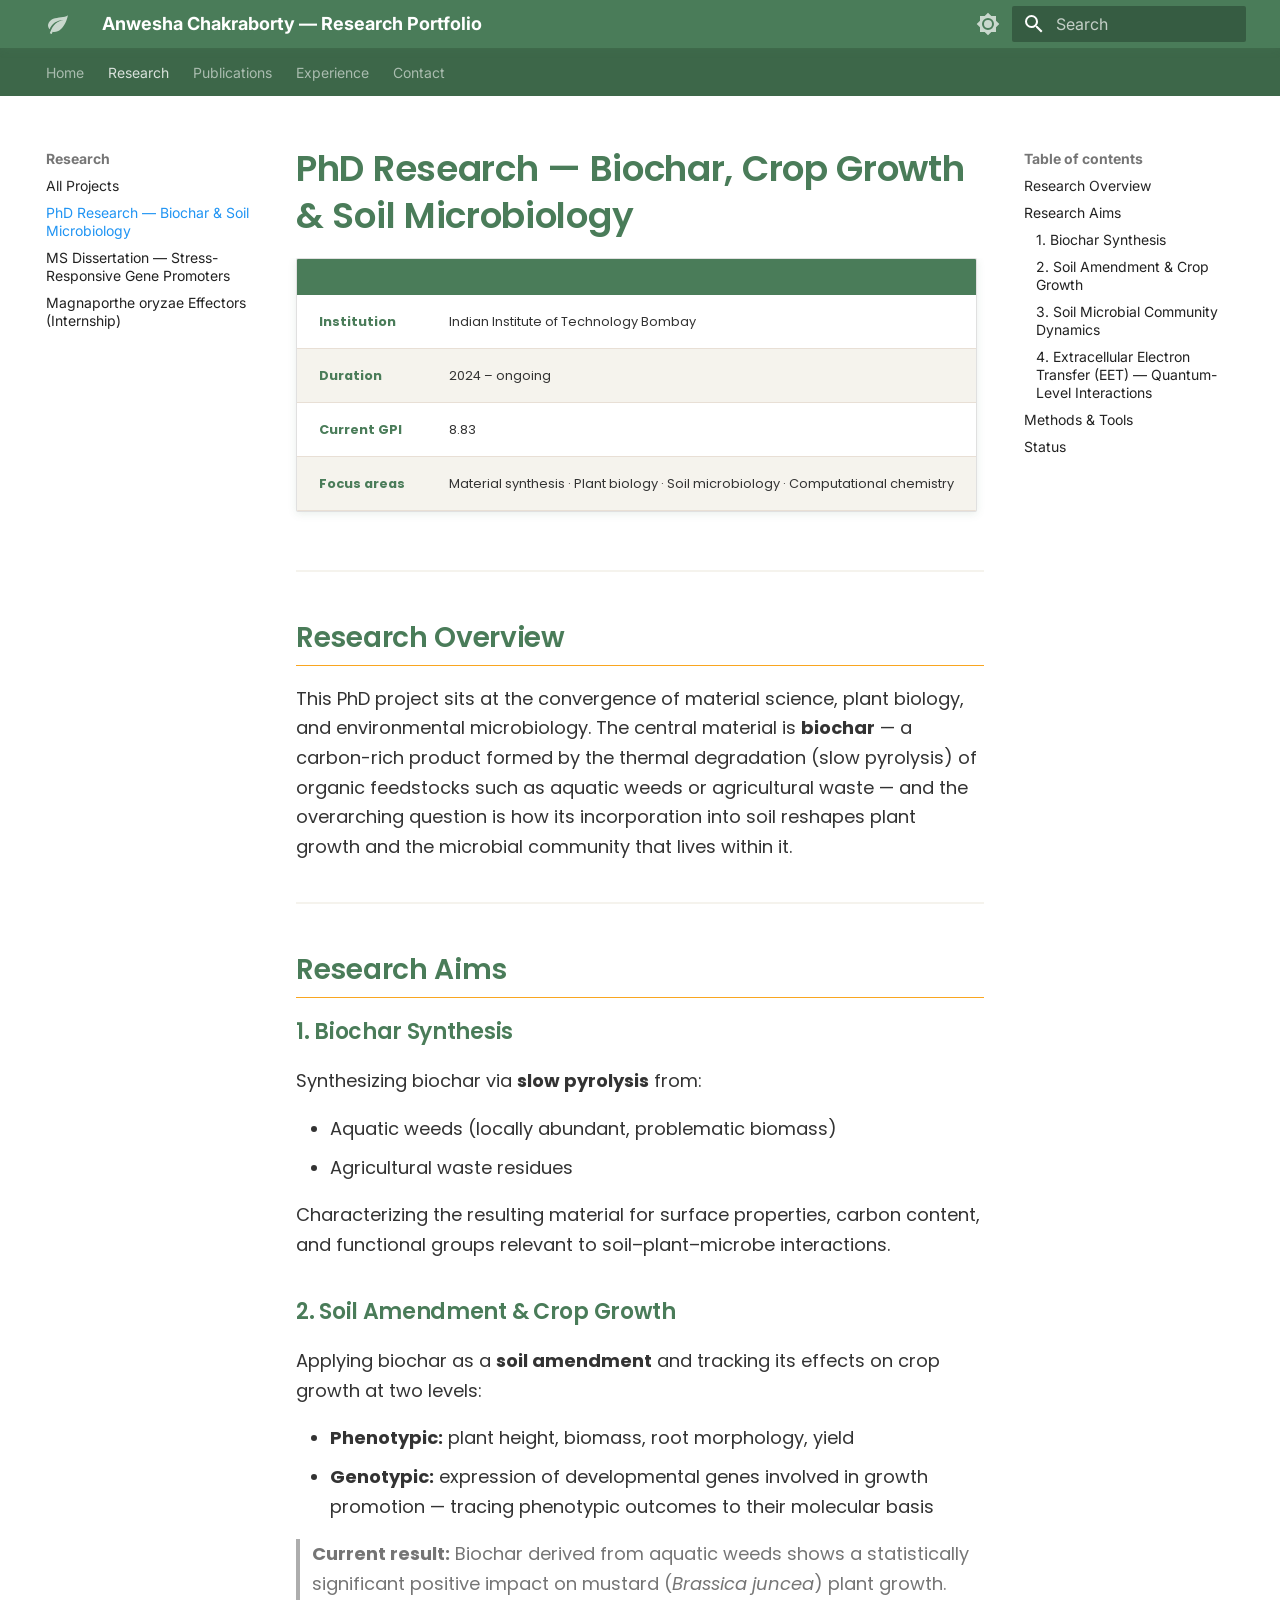
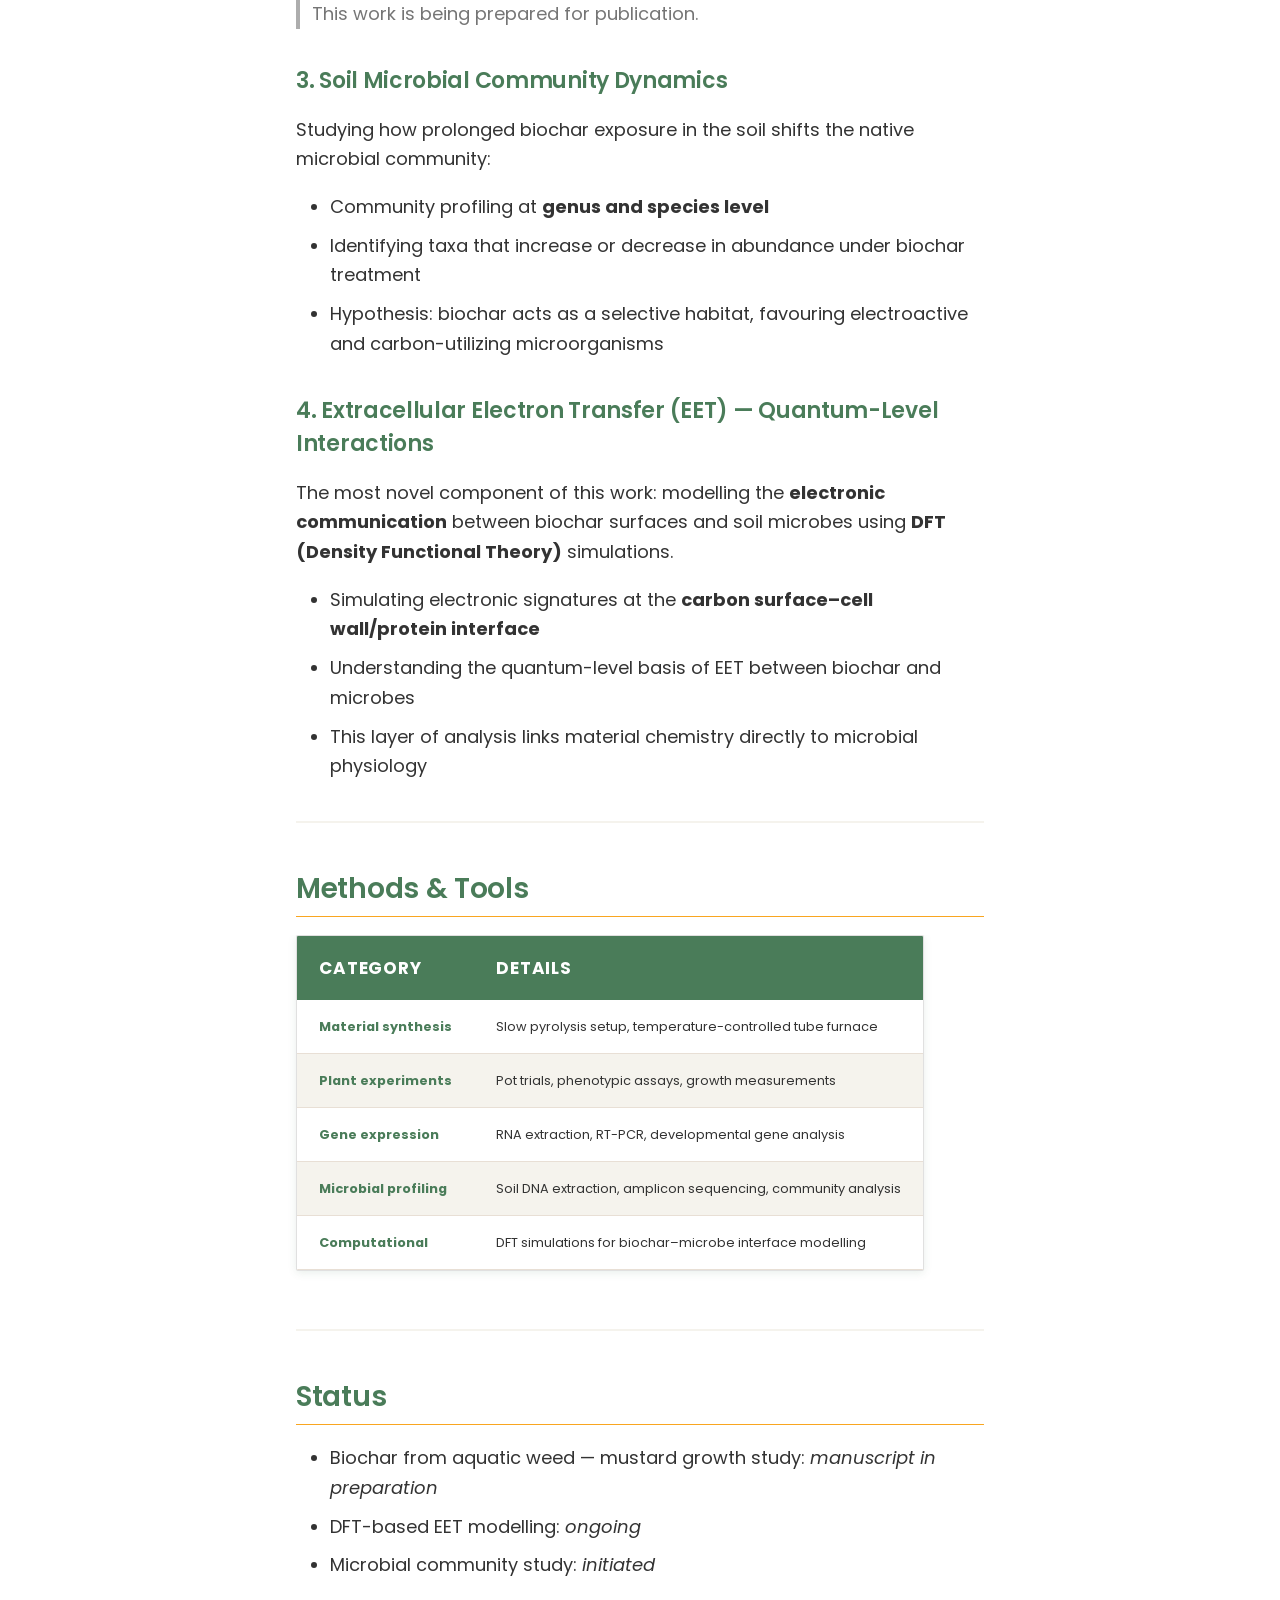
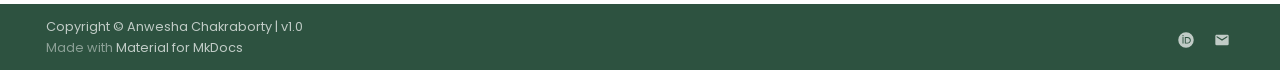
<file: projects/phd-research/index.html>
<!doctype html>
<html lang="en" class="no-js">
  <head>
    
      <meta charset="utf-8">
      <meta name="viewport" content="width=device-width,initial-scale=1">
      
        <meta name="description" content="Portfolio of Anwesha Chakraborty — Plant Biology, Biochar Research, Bioinformatics, IIT Bombay">
      
      
        <meta name="author" content="Anwesha Chakraborty">
      
      
      
        <link rel="prev" href="../">
      
      
        <link rel="next" href="../ms-dissertation/">
      
      
        
      
      
      <link rel="icon" href="../../assets/images/favicon.png">
      <meta name="generator" content="mkdocs-1.6.1, mkdocs-material-9.7.6">
    
    
      
        <title>PhD Research — Biochar & Soil Microbiology - Anwesha Chakraborty — Research Portfolio</title>
      
    
    
      <link rel="stylesheet" href="../../assets/stylesheets/main.484c7ddc.min.css">
      
        
        <link rel="stylesheet" href="../../assets/stylesheets/palette.ab4e12ef.min.css">
      
      


    
    
      
    
    
      
        
        
        <link rel="preconnect" href="https://fonts.gstatic.com" crossorigin>
        <link rel="stylesheet" href="https://fonts.googleapis.com/css?family=Inter:300,300i,400,400i,700,700i%7CRoboto+Mono:400,400i,700,700i&display=fallback">
        <style>:root{--md-text-font:"Inter";--md-code-font:"Roboto Mono"}</style>
      
    
    
      <link rel="stylesheet" href="../../assets/css/extra.css">
    
    <script>__md_scope=new URL("../..",location),__md_hash=e=>[...e].reduce(((e,_)=>(e<<5)-e+_.charCodeAt(0)),0),__md_get=(e,_=localStorage,t=__md_scope)=>JSON.parse(_.getItem(t.pathname+"."+e)),__md_set=(e,_,t=localStorage,a=__md_scope)=>{try{t.setItem(a.pathname+"."+e,JSON.stringify(_))}catch(e){}}</script>
    
      

    
    
  </head>
  
  
    
    
      
    
    
    
    
    <body dir="ltr" data-md-color-scheme="default" data-md-color-primary="blue" data-md-color-accent="blue">
  
    
    <input class="md-toggle" data-md-toggle="drawer" type="checkbox" id="__drawer" autocomplete="off">
    <input class="md-toggle" data-md-toggle="search" type="checkbox" id="__search" autocomplete="off">
    <label class="md-overlay" for="__drawer"></label>
    <div data-md-component="skip">
      
        
        <a href="#phd-research-biochar-crop-growth-soil-microbiology" class="md-skip">
          Skip to content
        </a>
      
    </div>
    <div data-md-component="announce">
      
    </div>
    
    
      

<header class="md-header" data-md-component="header">
  <nav class="md-header__inner md-grid" aria-label="Header">
    <a href="../.." title="Anwesha Chakraborty — Research Portfolio" class="md-header__button md-logo" aria-label="Anwesha Chakraborty — Research Portfolio" data-md-component="logo">
      
  
  <svg xmlns="http://www.w3.org/2000/svg" viewBox="0 0 24 24"><path d="M17 8C8 10 5.9 16.17 3.82 21.34l1.89.66.95-2.3c.48.17.98.3 1.34.3C19 20 22 3 22 3c-1 2-8 2.25-13 3.25S2 11.5 2 13.5s1.75 3.75 1.75 3.75C7 8 17 8 17 8"/></svg>

    </a>
    <label class="md-header__button md-icon" for="__drawer">
      
      <svg xmlns="http://www.w3.org/2000/svg" viewBox="0 0 24 24"><path d="M3 6h18v2H3zm0 5h18v2H3zm0 5h18v2H3z"/></svg>
    </label>
    <div class="md-header__title" data-md-component="header-title">
      <div class="md-header__ellipsis">
        <div class="md-header__topic">
          <span class="md-ellipsis">
            Anwesha Chakraborty — Research Portfolio
          </span>
        </div>
        <div class="md-header__topic" data-md-component="header-topic">
          <span class="md-ellipsis">
            
              PhD Research — Biochar & Soil Microbiology
            
          </span>
        </div>
      </div>
    </div>
    
      
        <form class="md-header__option" data-md-component="palette">
  
    
    
    
    <input class="md-option" data-md-color-media="" data-md-color-scheme="default" data-md-color-primary="blue" data-md-color-accent="blue"  aria-label="Switch to dark mode"  type="radio" name="__palette" id="__palette_0">
    
      <label class="md-header__button md-icon" title="Switch to dark mode" for="__palette_1" hidden>
        <svg xmlns="http://www.w3.org/2000/svg" viewBox="0 0 24 24"><path d="M12 8a4 4 0 0 0-4 4 4 4 0 0 0 4 4 4 4 0 0 0 4-4 4 4 0 0 0-4-4m0 10a6 6 0 0 1-6-6 6 6 0 0 1 6-6 6 6 0 0 1 6 6 6 6 0 0 1-6 6m8-9.31V4h-4.69L12 .69 8.69 4H4v4.69L.69 12 4 15.31V20h4.69L12 23.31 15.31 20H20v-4.69L23.31 12z"/></svg>
      </label>
    
  
    
    
    
    <input class="md-option" data-md-color-media="" data-md-color-scheme="slate" data-md-color-primary="blue" data-md-color-accent="blue"  aria-label="Switch to light mode"  type="radio" name="__palette" id="__palette_1">
    
      <label class="md-header__button md-icon" title="Switch to light mode" for="__palette_0" hidden>
        <svg xmlns="http://www.w3.org/2000/svg" viewBox="0 0 24 24"><path d="M12 18c-.89 0-1.74-.2-2.5-.55C11.56 16.5 13 14.42 13 12s-1.44-4.5-3.5-5.45C10.26 6.2 11.11 6 12 6a6 6 0 0 1 6 6 6 6 0 0 1-6 6m8-9.31V4h-4.69L12 .69 8.69 4H4v4.69L.69 12 4 15.31V20h4.69L12 23.31 15.31 20H20v-4.69L23.31 12z"/></svg>
      </label>
    
  
</form>
      
    
    
      <script>var palette=__md_get("__palette");if(palette&&palette.color){if("(prefers-color-scheme)"===palette.color.media){var media=matchMedia("(prefers-color-scheme: light)"),input=document.querySelector(media.matches?"[data-md-color-media='(prefers-color-scheme: light)']":"[data-md-color-media='(prefers-color-scheme: dark)']");palette.color.media=input.getAttribute("data-md-color-media"),palette.color.scheme=input.getAttribute("data-md-color-scheme"),palette.color.primary=input.getAttribute("data-md-color-primary"),palette.color.accent=input.getAttribute("data-md-color-accent")}for(var[key,value]of Object.entries(palette.color))document.body.setAttribute("data-md-color-"+key,value)}</script>
    
    
    
      
      
        <label class="md-header__button md-icon" for="__search">
          
          <svg xmlns="http://www.w3.org/2000/svg" viewBox="0 0 24 24"><path d="M9.5 3A6.5 6.5 0 0 1 16 9.5c0 1.61-.59 3.09-1.56 4.23l.27.27h.79l5 5-1.5 1.5-5-5v-.79l-.27-.27A6.52 6.52 0 0 1 9.5 16 6.5 6.5 0 0 1 3 9.5 6.5 6.5 0 0 1 9.5 3m0 2C7 5 5 7 5 9.5S7 14 9.5 14 14 12 14 9.5 12 5 9.5 5"/></svg>
        </label>
        <div class="md-search" data-md-component="search" role="dialog">
  <label class="md-search__overlay" for="__search"></label>
  <div class="md-search__inner" role="search">
    <form class="md-search__form" name="search">
      <input type="text" class="md-search__input" name="query" aria-label="Search" placeholder="Search" autocapitalize="off" autocorrect="off" autocomplete="off" spellcheck="false" data-md-component="search-query" required>
      <label class="md-search__icon md-icon" for="__search">
        
        <svg xmlns="http://www.w3.org/2000/svg" viewBox="0 0 24 24"><path d="M9.5 3A6.5 6.5 0 0 1 16 9.5c0 1.61-.59 3.09-1.56 4.23l.27.27h.79l5 5-1.5 1.5-5-5v-.79l-.27-.27A6.52 6.52 0 0 1 9.5 16 6.5 6.5 0 0 1 3 9.5 6.5 6.5 0 0 1 9.5 3m0 2C7 5 5 7 5 9.5S7 14 9.5 14 14 12 14 9.5 12 5 9.5 5"/></svg>
        
        <svg xmlns="http://www.w3.org/2000/svg" viewBox="0 0 24 24"><path d="M20 11v2H8l5.5 5.5-1.42 1.42L4.16 12l7.92-7.92L13.5 5.5 8 11z"/></svg>
      </label>
      <nav class="md-search__options" aria-label="Search">
        
        <button type="reset" class="md-search__icon md-icon" title="Clear" aria-label="Clear" tabindex="-1">
          
          <svg xmlns="http://www.w3.org/2000/svg" viewBox="0 0 24 24"><path d="M19 6.41 17.59 5 12 10.59 6.41 5 5 6.41 10.59 12 5 17.59 6.41 19 12 13.41 17.59 19 19 17.59 13.41 12z"/></svg>
        </button>
      </nav>
      
    </form>
    <div class="md-search__output">
      <div class="md-search__scrollwrap" tabindex="0" data-md-scrollfix>
        <div class="md-search-result" data-md-component="search-result">
          <div class="md-search-result__meta">
            Initializing search
          </div>
          <ol class="md-search-result__list" role="presentation"></ol>
        </div>
      </div>
    </div>
  </div>
</div>
      
    
    
  </nav>
  
</header>
    
    <div class="md-container" data-md-component="container">
      
      
        
          
            
<nav class="md-tabs" aria-label="Tabs" data-md-component="tabs">
  <div class="md-grid">
    <ul class="md-tabs__list">
      
        
  
  
  
  
    <li class="md-tabs__item">
      <a href="../.." class="md-tabs__link">
        
  
  
    
  
  Home

      </a>
    </li>
  

      
        
  
  
  
    
  
  
    
    
      <li class="md-tabs__item md-tabs__item--active">
        <a href="../" class="md-tabs__link">
          
  
  
  Research

        </a>
      </li>
    
  

      
        
  
  
  
  
    <li class="md-tabs__item">
      <a href="../../publications/" class="md-tabs__link">
        
  
  
    
  
  Publications

      </a>
    </li>
  

      
        
  
  
  
  
    <li class="md-tabs__item">
      <a href="../../experience/" class="md-tabs__link">
        
  
  
    
  
  Experience

      </a>
    </li>
  

      
        
  
  
  
  
    <li class="md-tabs__item">
      <a href="../../contact/" class="md-tabs__link">
        
  
  
    
  
  Contact

      </a>
    </li>
  

      
    </ul>
  </div>
</nav>
          
        
      
      <main class="md-main" data-md-component="main">
        <div class="md-main__inner md-grid">
          
            
              
              <div class="md-sidebar md-sidebar--primary" data-md-component="sidebar" data-md-type="navigation" >
                <div class="md-sidebar__scrollwrap">
                  <div class="md-sidebar__inner">
                    


  


<nav class="md-nav md-nav--primary md-nav--lifted" aria-label="Navigation" data-md-level="0">
  <label class="md-nav__title" for="__drawer">
    <a href="../.." title="Anwesha Chakraborty — Research Portfolio" class="md-nav__button md-logo" aria-label="Anwesha Chakraborty — Research Portfolio" data-md-component="logo">
      
  
  <svg xmlns="http://www.w3.org/2000/svg" viewBox="0 0 24 24"><path d="M17 8C8 10 5.9 16.17 3.82 21.34l1.89.66.95-2.3c.48.17.98.3 1.34.3C19 20 22 3 22 3c-1 2-8 2.25-13 3.25S2 11.5 2 13.5s1.75 3.75 1.75 3.75C7 8 17 8 17 8"/></svg>

    </a>
    Anwesha Chakraborty — Research Portfolio
  </label>
  
  <ul class="md-nav__list" data-md-scrollfix>
    
      
      
  
  
  
  
    <li class="md-nav__item">
      <a href="../.." class="md-nav__link">
        
  
  
  <span class="md-ellipsis">
    
  
    Home
  

    
  </span>
  
  

      </a>
    </li>
  

    
      
      
  
  
    
  
  
  
    
    
    
    
      
        
        
      
      
    
    
    <li class="md-nav__item md-nav__item--active md-nav__item--section md-nav__item--nested">
      
        
        
        <input class="md-nav__toggle md-toggle " type="checkbox" id="__nav_2" checked>
        
          
          <label class="md-nav__link" for="__nav_2" id="__nav_2_label" tabindex="">
            
  
  
  <span class="md-ellipsis">
    
  
    Research
  

    
  </span>
  
  

            <span class="md-nav__icon md-icon"></span>
          </label>
        
        <nav class="md-nav" data-md-level="1" aria-labelledby="__nav_2_label" aria-expanded="true">
          <label class="md-nav__title" for="__nav_2">
            <span class="md-nav__icon md-icon"></span>
            
  
    Research
  

          </label>
          <ul class="md-nav__list" data-md-scrollfix>
            
              
                
  
  
  
  
    <li class="md-nav__item">
      <a href="../" class="md-nav__link">
        
  
  
  <span class="md-ellipsis">
    
  
    All Projects
  

    
  </span>
  
  

      </a>
    </li>
  

              
            
              
                
  
  
    
  
  
  
    <li class="md-nav__item md-nav__item--active">
      
      <input class="md-nav__toggle md-toggle" type="checkbox" id="__toc">
      
      
        
      
      
        <label class="md-nav__link md-nav__link--active" for="__toc">
          
  
  
  <span class="md-ellipsis">
    
  
    PhD Research — Biochar & Soil Microbiology
  

    
  </span>
  
  

          <span class="md-nav__icon md-icon"></span>
        </label>
      
      <a href="./" class="md-nav__link md-nav__link--active">
        
  
  
  <span class="md-ellipsis">
    
  
    PhD Research — Biochar & Soil Microbiology
  

    
  </span>
  
  

      </a>
      
        

<nav class="md-nav md-nav--secondary" aria-label="Table of contents">
  
  
  
    
  
  
    <label class="md-nav__title" for="__toc">
      <span class="md-nav__icon md-icon"></span>
      Table of contents
    </label>
    <ul class="md-nav__list" data-md-component="toc" data-md-scrollfix>
      
        <li class="md-nav__item">
  <a href="#research-overview" class="md-nav__link">
    <span class="md-ellipsis">
      
        Research Overview
      
    </span>
  </a>
  
</li>
      
        <li class="md-nav__item">
  <a href="#research-aims" class="md-nav__link">
    <span class="md-ellipsis">
      
        Research Aims
      
    </span>
  </a>
  
    <nav class="md-nav" aria-label="Research Aims">
      <ul class="md-nav__list">
        
          <li class="md-nav__item">
  <a href="#1-biochar-synthesis" class="md-nav__link">
    <span class="md-ellipsis">
      
        1. Biochar Synthesis
      
    </span>
  </a>
  
</li>
        
          <li class="md-nav__item">
  <a href="#2-soil-amendment-crop-growth" class="md-nav__link">
    <span class="md-ellipsis">
      
        2. Soil Amendment &amp; Crop Growth
      
    </span>
  </a>
  
</li>
        
          <li class="md-nav__item">
  <a href="#3-soil-microbial-community-dynamics" class="md-nav__link">
    <span class="md-ellipsis">
      
        3. Soil Microbial Community Dynamics
      
    </span>
  </a>
  
</li>
        
          <li class="md-nav__item">
  <a href="#4-extracellular-electron-transfer-eet-quantum-level-interactions" class="md-nav__link">
    <span class="md-ellipsis">
      
        4. Extracellular Electron Transfer (EET) — Quantum-Level Interactions
      
    </span>
  </a>
  
</li>
        
      </ul>
    </nav>
  
</li>
      
        <li class="md-nav__item">
  <a href="#methods-tools" class="md-nav__link">
    <span class="md-ellipsis">
      
        Methods &amp; Tools
      
    </span>
  </a>
  
</li>
      
        <li class="md-nav__item">
  <a href="#status" class="md-nav__link">
    <span class="md-ellipsis">
      
        Status
      
    </span>
  </a>
  
</li>
      
    </ul>
  
</nav>
      
    </li>
  

              
            
              
                
  
  
  
  
    <li class="md-nav__item">
      <a href="../ms-dissertation/" class="md-nav__link">
        
  
  
  <span class="md-ellipsis">
    
  
    MS Dissertation — Stress-Responsive Gene Promoters
  

    
  </span>
  
  

      </a>
    </li>
  

              
            
              
                
  
  
  
  
    <li class="md-nav__item">
      <a href="../magnaporthe-project/" class="md-nav__link">
        
  
  
  <span class="md-ellipsis">
    
  
    Magnaporthe oryzae Effectors (Internship)
  

    
  </span>
  
  

      </a>
    </li>
  

              
            
          </ul>
        </nav>
      
    </li>
  

    
      
      
  
  
  
  
    <li class="md-nav__item">
      <a href="../../publications/" class="md-nav__link">
        
  
  
  <span class="md-ellipsis">
    
  
    Publications
  

    
  </span>
  
  

      </a>
    </li>
  

    
      
      
  
  
  
  
    <li class="md-nav__item">
      <a href="../../experience/" class="md-nav__link">
        
  
  
  <span class="md-ellipsis">
    
  
    Experience
  

    
  </span>
  
  

      </a>
    </li>
  

    
      
      
  
  
  
  
    <li class="md-nav__item">
      <a href="../../contact/" class="md-nav__link">
        
  
  
  <span class="md-ellipsis">
    
  
    Contact
  

    
  </span>
  
  

      </a>
    </li>
  

    
  </ul>
</nav>
                  </div>
                </div>
              </div>
            
            
              
              <div class="md-sidebar md-sidebar--secondary" data-md-component="sidebar" data-md-type="toc" >
                <div class="md-sidebar__scrollwrap">
                  <div class="md-sidebar__inner">
                    

<nav class="md-nav md-nav--secondary" aria-label="Table of contents">
  
  
  
    
  
  
    <label class="md-nav__title" for="__toc">
      <span class="md-nav__icon md-icon"></span>
      Table of contents
    </label>
    <ul class="md-nav__list" data-md-component="toc" data-md-scrollfix>
      
        <li class="md-nav__item">
  <a href="#research-overview" class="md-nav__link">
    <span class="md-ellipsis">
      
        Research Overview
      
    </span>
  </a>
  
</li>
      
        <li class="md-nav__item">
  <a href="#research-aims" class="md-nav__link">
    <span class="md-ellipsis">
      
        Research Aims
      
    </span>
  </a>
  
    <nav class="md-nav" aria-label="Research Aims">
      <ul class="md-nav__list">
        
          <li class="md-nav__item">
  <a href="#1-biochar-synthesis" class="md-nav__link">
    <span class="md-ellipsis">
      
        1. Biochar Synthesis
      
    </span>
  </a>
  
</li>
        
          <li class="md-nav__item">
  <a href="#2-soil-amendment-crop-growth" class="md-nav__link">
    <span class="md-ellipsis">
      
        2. Soil Amendment &amp; Crop Growth
      
    </span>
  </a>
  
</li>
        
          <li class="md-nav__item">
  <a href="#3-soil-microbial-community-dynamics" class="md-nav__link">
    <span class="md-ellipsis">
      
        3. Soil Microbial Community Dynamics
      
    </span>
  </a>
  
</li>
        
          <li class="md-nav__item">
  <a href="#4-extracellular-electron-transfer-eet-quantum-level-interactions" class="md-nav__link">
    <span class="md-ellipsis">
      
        4. Extracellular Electron Transfer (EET) — Quantum-Level Interactions
      
    </span>
  </a>
  
</li>
        
      </ul>
    </nav>
  
</li>
      
        <li class="md-nav__item">
  <a href="#methods-tools" class="md-nav__link">
    <span class="md-ellipsis">
      
        Methods &amp; Tools
      
    </span>
  </a>
  
</li>
      
        <li class="md-nav__item">
  <a href="#status" class="md-nav__link">
    <span class="md-ellipsis">
      
        Status
      
    </span>
  </a>
  
</li>
      
    </ul>
  
</nav>
                  </div>
                </div>
              </div>
            
          
          
            <div class="md-content" data-md-component="content">
              
              <article class="md-content__inner md-typeset">
                
                  



<h1 id="phd-research-biochar-crop-growth-soil-microbiology">PhD Research — Biochar, Crop Growth &amp; Soil Microbiology</h1>
<table>
<thead>
<tr>
<th></th>
<th></th>
</tr>
</thead>
<tbody>
<tr>
<td><strong>Institution</strong></td>
<td>Indian Institute of Technology Bombay</td>
</tr>
<tr>
<td><strong>Duration</strong></td>
<td>2024 – ongoing</td>
</tr>
<tr>
<td><strong>Current GPI</strong></td>
<td>8.83</td>
</tr>
<tr>
<td><strong>Focus areas</strong></td>
<td>Material synthesis · Plant biology · Soil microbiology · Computational chemistry</td>
</tr>
</tbody>
</table>
<hr />
<h2 id="research-overview">Research Overview</h2>
<p>This PhD project sits at the convergence of material science, plant biology, and environmental microbiology. The central material is <strong>biochar</strong> — a carbon-rich product formed by the thermal degradation (slow pyrolysis) of organic feedstocks such as aquatic weeds or agricultural waste — and the overarching question is how its incorporation into soil reshapes plant growth and the microbial community that lives within it.</p>
<hr />
<h2 id="research-aims">Research Aims</h2>
<h3 id="1-biochar-synthesis">1. Biochar Synthesis</h3>
<p>Synthesizing biochar via <strong>slow pyrolysis</strong> from:</p>
<ul>
<li>Aquatic weeds (locally abundant, problematic biomass)</li>
<li>Agricultural waste residues</li>
</ul>
<p>Characterizing the resulting material for surface properties, carbon content, and functional groups relevant to soil–plant–microbe interactions.</p>
<h3 id="2-soil-amendment-crop-growth">2. Soil Amendment &amp; Crop Growth</h3>
<p>Applying biochar as a <strong>soil amendment</strong> and tracking its effects on crop growth at two levels:</p>
<ul>
<li><strong>Phenotypic:</strong> plant height, biomass, root morphology, yield</li>
<li><strong>Genotypic:</strong> expression of developmental genes involved in growth promotion — tracing phenotypic outcomes to their molecular basis</li>
</ul>
<blockquote>
<p><strong>Current result:</strong> Biochar derived from aquatic weeds shows a statistically significant positive impact on mustard (<em>Brassica juncea</em>) plant growth. This work is being prepared for publication.</p>
</blockquote>
<h3 id="3-soil-microbial-community-dynamics">3. Soil Microbial Community Dynamics</h3>
<p>Studying how prolonged biochar exposure in the soil shifts the native microbial community:</p>
<ul>
<li>Community profiling at <strong>genus and species level</strong></li>
<li>Identifying taxa that increase or decrease in abundance under biochar treatment</li>
<li>Hypothesis: biochar acts as a selective habitat, favouring electroactive and carbon-utilizing microorganisms</li>
</ul>
<h3 id="4-extracellular-electron-transfer-eet-quantum-level-interactions">4. Extracellular Electron Transfer (EET) — Quantum-Level Interactions</h3>
<p>The most novel component of this work: modelling the <strong>electronic communication</strong> between biochar surfaces and soil microbes using <strong>DFT (Density Functional Theory)</strong> simulations.</p>
<ul>
<li>Simulating electronic signatures at the <strong>carbon surface–cell wall/protein interface</strong></li>
<li>Understanding the quantum-level basis of EET between biochar and microbes</li>
<li>This layer of analysis links material chemistry directly to microbial physiology</li>
</ul>
<hr />
<h2 id="methods-tools">Methods &amp; Tools</h2>
<table>
<thead>
<tr>
<th>Category</th>
<th>Details</th>
</tr>
</thead>
<tbody>
<tr>
<td><strong>Material synthesis</strong></td>
<td>Slow pyrolysis setup, temperature-controlled tube furnace</td>
</tr>
<tr>
<td><strong>Plant experiments</strong></td>
<td>Pot trials, phenotypic assays, growth measurements</td>
</tr>
<tr>
<td><strong>Gene expression</strong></td>
<td>RNA extraction, RT-PCR, developmental gene analysis</td>
</tr>
<tr>
<td><strong>Microbial profiling</strong></td>
<td>Soil DNA extraction, amplicon sequencing, community analysis</td>
</tr>
<tr>
<td><strong>Computational</strong></td>
<td>DFT simulations for biochar–microbe interface modelling</td>
</tr>
</tbody>
</table>
<hr />
<h2 id="status">Status</h2>
<ul>
<li>Biochar from aquatic weed — mustard growth study: <em>manuscript in preparation</em></li>
<li>DFT-based EET modelling: <em>ongoing</em></li>
<li>Microbial community study: <em>initiated</em></li>
</ul>












                
              </article>
            </div>
          
          
<script>var target=document.getElementById(location.hash.slice(1));target&&target.name&&(target.checked=target.name.startsWith("__tabbed_"))</script>
        </div>
        
          <button type="button" class="md-top md-icon" data-md-component="top" hidden>
  
  <svg xmlns="http://www.w3.org/2000/svg" viewBox="0 0 24 24"><path d="M13 20h-2V8l-5.5 5.5-1.42-1.42L12 4.16l7.92 7.92-1.42 1.42L13 8z"/></svg>
  Back to top
</button>
        
      </main>
      
        <footer class="md-footer">
  
  <div class="md-footer-meta md-typeset">
    <div class="md-footer-meta__inner md-grid">
      <div class="md-copyright">
  
    <div class="md-copyright__highlight">
      Copyright &copy; Anwesha Chakraborty | v1.0
    </div>
  
  
    Made with
    <a href="https://squidfunk.github.io/mkdocs-material/" target="_blank" rel="noopener">
      Material for MkDocs
    </a>
  
</div>
      
        
<div class="md-social">
  
    
    
    
    
      
      
    
    <a href="https://orcid.org/0000-0002-6110-3770" target="_blank" rel="noopener" title="orcid.org" class="md-social__link">
      <svg xmlns="http://www.w3.org/2000/svg" viewBox="0 0 512 512"><!--! Font Awesome Free 7.1.0 by @fontawesome - https://fontawesome.com License - https://fontawesome.com/license/free (Icons: CC BY 4.0, Fonts: SIL OFL 1.1, Code: MIT License) Copyright 2025 Fonticons, Inc.--><path d="M294.7 188.2h-45.9V342h47.5c67.6 0 83.1-51.3 83.1-76.9 0-41.6-26.5-76.9-84.7-76.9M256 8a248 248 0 1 0 0 496 248 248 0 1 0 0-496m-80.8 360.8h-29.8V161.3h29.8zM160.3 98.5a19.6 19.6 0 1 1 0 39.2 19.6 19.6 0 1 1 0-39.2M300 369h-81V161.3h80.6c76.7 0 110.4 54.8 110.4 103.9 0 53.3-41.7 103.9-110 103.9z"/></svg>
    </a>
  
    
    
    
    
    <a href="mailto:24d1261@iitb.ac.in" target="_blank" rel="noopener" title="" class="md-social__link">
      <svg xmlns="http://www.w3.org/2000/svg" viewBox="0 0 24 24"><path d="m20 8-8 5-8-5V6l8 5 8-5m0-2H4c-1.11 0-2 .89-2 2v12a2 2 0 0 0 2 2h16a2 2 0 0 0 2-2V6a2 2 0 0 0-2-2"/></svg>
    </a>
  
</div>
      
    </div>
  </div>
</footer>
      
    </div>
    <div class="md-dialog" data-md-component="dialog">
      <div class="md-dialog__inner md-typeset"></div>
    </div>
    
    
    
      
      
      <script id="__config" type="application/json">{"annotate": null, "base": "../..", "features": ["navigation.tabs", "navigation.top", "content.code.copy"], "search": "../../assets/javascripts/workers/search.2c215733.min.js", "tags": null, "translations": {"clipboard.copied": "Copied to clipboard", "clipboard.copy": "Copy to clipboard", "search.result.more.one": "1 more on this page", "search.result.more.other": "# more on this page", "search.result.none": "No matching documents", "search.result.one": "1 matching document", "search.result.other": "# matching documents", "search.result.placeholder": "Type to start searching", "search.result.term.missing": "Missing", "select.version": "Select version"}, "version": null}</script>
    
    
      <script src="../../assets/javascripts/bundle.79ae519e.min.js"></script>
      
    
  </body>
</html>
</file>
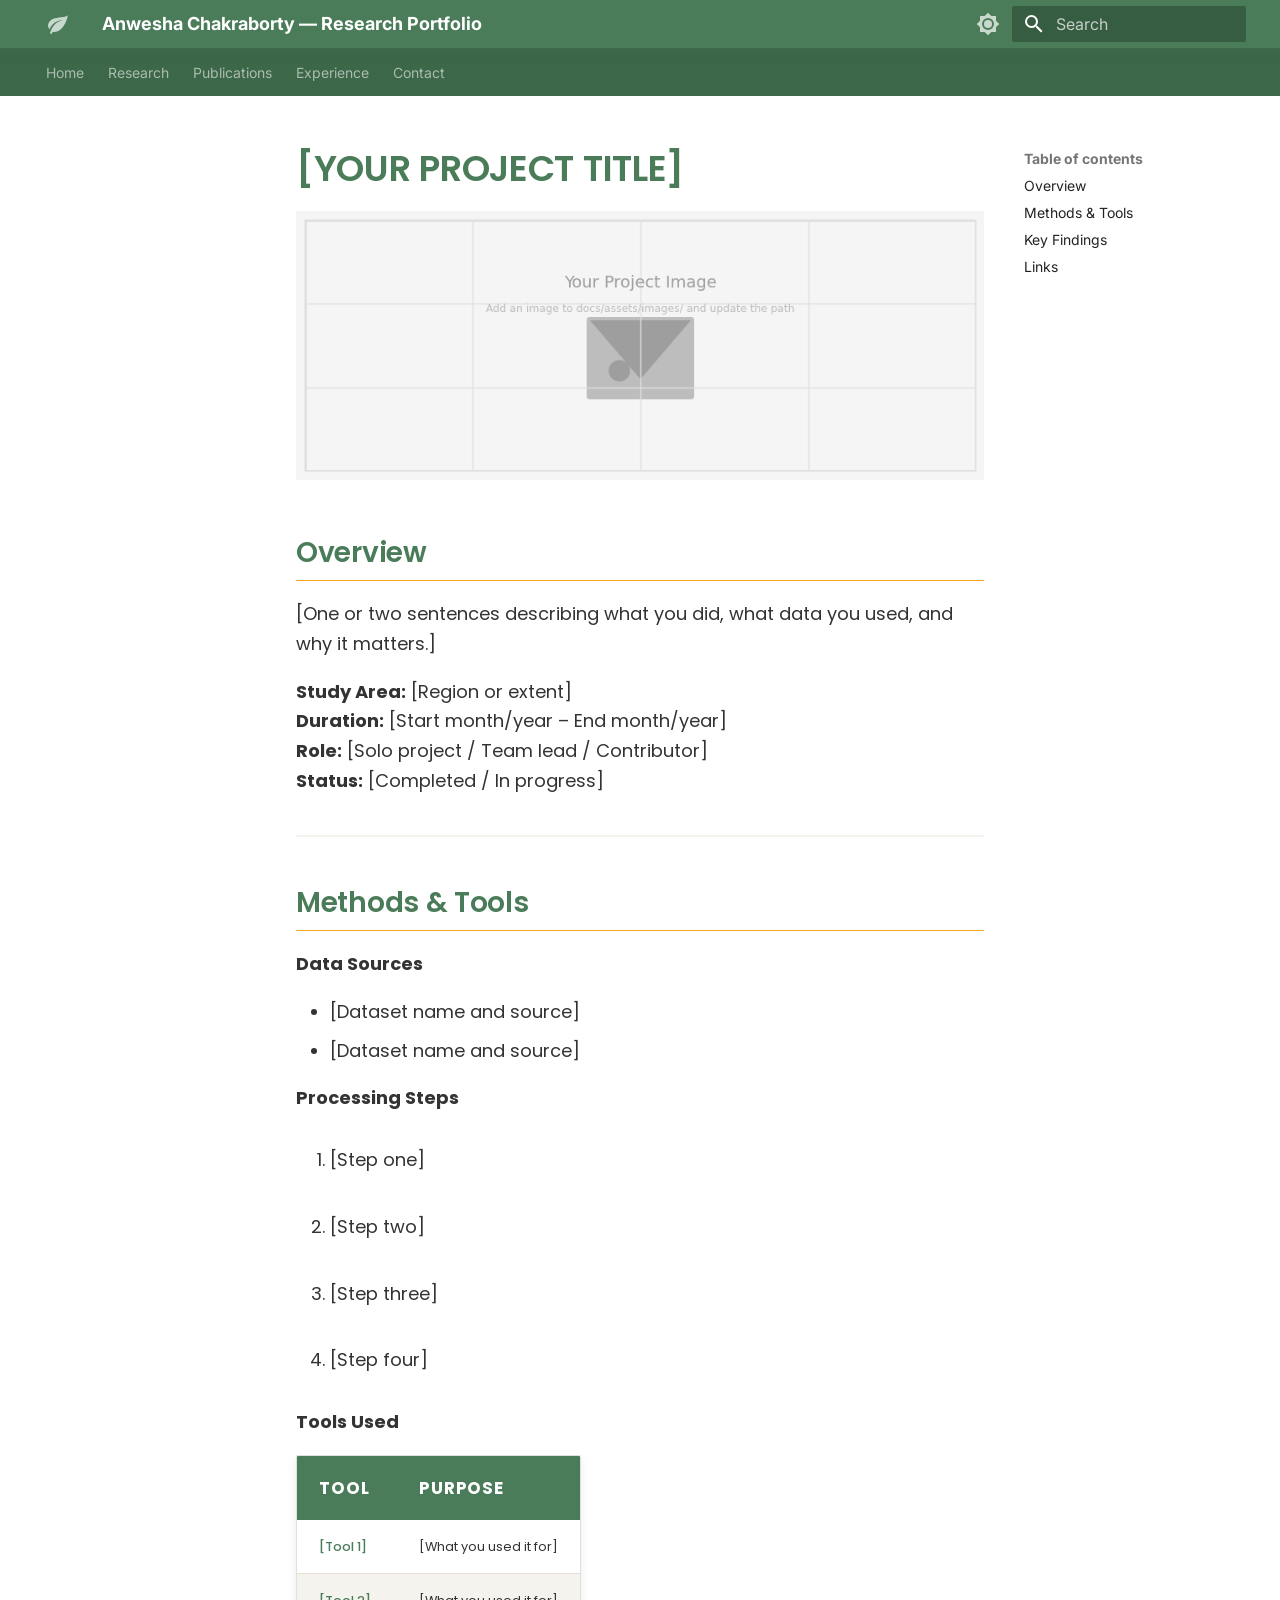
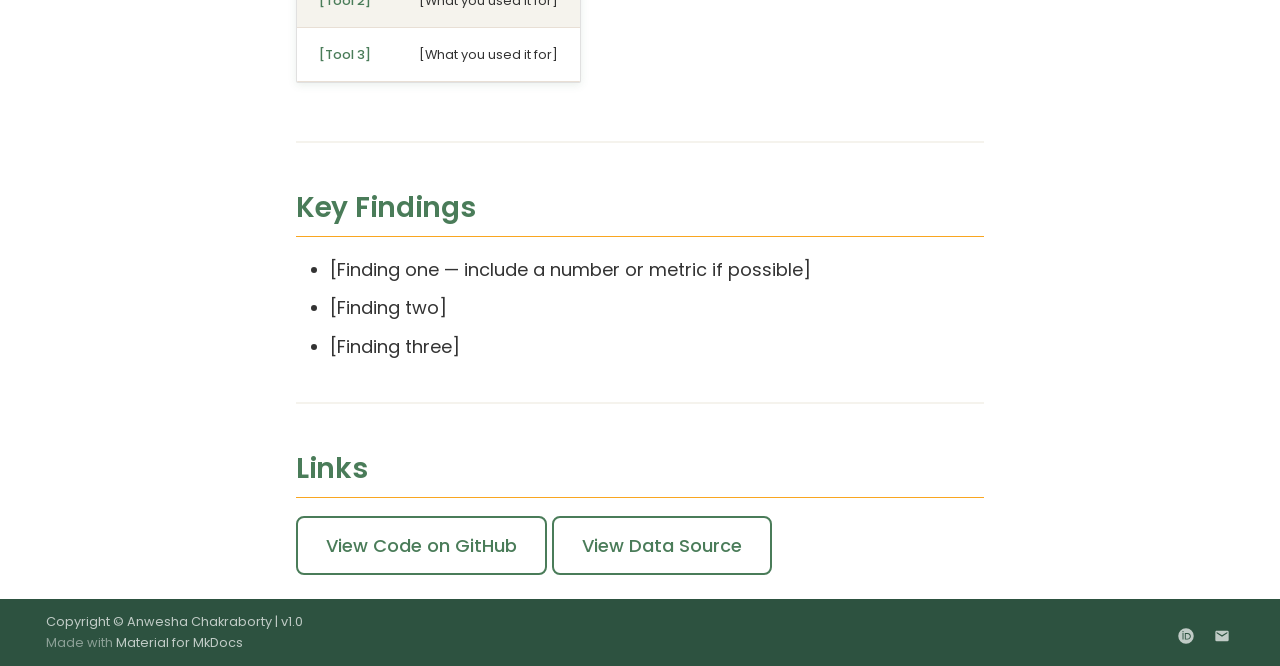
<file: projects/sample-project/index.html>
<!doctype html>
<html lang="en" class="no-js">
  <head>
    
      <meta charset="utf-8">
      <meta name="viewport" content="width=device-width,initial-scale=1">
      
        <meta name="description" content="Portfolio of Anwesha Chakraborty — Plant Biology, Biochar Research, Bioinformatics, IIT Bombay">
      
      
        <meta name="author" content="Anwesha Chakraborty">
      
      
      
      
      
        
      
      
      <link rel="icon" href="../../assets/images/favicon.png">
      <meta name="generator" content="mkdocs-1.6.1, mkdocs-material-9.7.6">
    
    
      
        <title>Sample project - Anwesha Chakraborty — Research Portfolio</title>
      
    
    
      <link rel="stylesheet" href="../../assets/stylesheets/main.484c7ddc.min.css">
      
        
        <link rel="stylesheet" href="../../assets/stylesheets/palette.ab4e12ef.min.css">
      
      


    
    
      
    
    
      
        
        
        <link rel="preconnect" href="https://fonts.gstatic.com" crossorigin>
        <link rel="stylesheet" href="https://fonts.googleapis.com/css?family=Inter:300,300i,400,400i,700,700i%7CRoboto+Mono:400,400i,700,700i&display=fallback">
        <style>:root{--md-text-font:"Inter";--md-code-font:"Roboto Mono"}</style>
      
    
    
      <link rel="stylesheet" href="../../assets/css/extra.css">
    
    <script>__md_scope=new URL("../..",location),__md_hash=e=>[...e].reduce(((e,_)=>(e<<5)-e+_.charCodeAt(0)),0),__md_get=(e,_=localStorage,t=__md_scope)=>JSON.parse(_.getItem(t.pathname+"."+e)),__md_set=(e,_,t=localStorage,a=__md_scope)=>{try{t.setItem(a.pathname+"."+e,JSON.stringify(_))}catch(e){}}</script>
    
      

    
    
  </head>
  
  
    
    
      
    
    
    
    
    <body dir="ltr" data-md-color-scheme="default" data-md-color-primary="blue" data-md-color-accent="blue">
  
    
    <input class="md-toggle" data-md-toggle="drawer" type="checkbox" id="__drawer" autocomplete="off">
    <input class="md-toggle" data-md-toggle="search" type="checkbox" id="__search" autocomplete="off">
    <label class="md-overlay" for="__drawer"></label>
    <div data-md-component="skip">
      
        
        <a href="#your-project-title" class="md-skip">
          Skip to content
        </a>
      
    </div>
    <div data-md-component="announce">
      
    </div>
    
    
      

<header class="md-header" data-md-component="header">
  <nav class="md-header__inner md-grid" aria-label="Header">
    <a href="../.." title="Anwesha Chakraborty — Research Portfolio" class="md-header__button md-logo" aria-label="Anwesha Chakraborty — Research Portfolio" data-md-component="logo">
      
  
  <svg xmlns="http://www.w3.org/2000/svg" viewBox="0 0 24 24"><path d="M17 8C8 10 5.9 16.17 3.82 21.34l1.89.66.95-2.3c.48.17.98.3 1.34.3C19 20 22 3 22 3c-1 2-8 2.25-13 3.25S2 11.5 2 13.5s1.75 3.75 1.75 3.75C7 8 17 8 17 8"/></svg>

    </a>
    <label class="md-header__button md-icon" for="__drawer">
      
      <svg xmlns="http://www.w3.org/2000/svg" viewBox="0 0 24 24"><path d="M3 6h18v2H3zm0 5h18v2H3zm0 5h18v2H3z"/></svg>
    </label>
    <div class="md-header__title" data-md-component="header-title">
      <div class="md-header__ellipsis">
        <div class="md-header__topic">
          <span class="md-ellipsis">
            Anwesha Chakraborty — Research Portfolio
          </span>
        </div>
        <div class="md-header__topic" data-md-component="header-topic">
          <span class="md-ellipsis">
            
              Sample project
            
          </span>
        </div>
      </div>
    </div>
    
      
        <form class="md-header__option" data-md-component="palette">
  
    
    
    
    <input class="md-option" data-md-color-media="" data-md-color-scheme="default" data-md-color-primary="blue" data-md-color-accent="blue"  aria-label="Switch to dark mode"  type="radio" name="__palette" id="__palette_0">
    
      <label class="md-header__button md-icon" title="Switch to dark mode" for="__palette_1" hidden>
        <svg xmlns="http://www.w3.org/2000/svg" viewBox="0 0 24 24"><path d="M12 8a4 4 0 0 0-4 4 4 4 0 0 0 4 4 4 4 0 0 0 4-4 4 4 0 0 0-4-4m0 10a6 6 0 0 1-6-6 6 6 0 0 1 6-6 6 6 0 0 1 6 6 6 6 0 0 1-6 6m8-9.31V4h-4.69L12 .69 8.69 4H4v4.69L.69 12 4 15.31V20h4.69L12 23.31 15.31 20H20v-4.69L23.31 12z"/></svg>
      </label>
    
  
    
    
    
    <input class="md-option" data-md-color-media="" data-md-color-scheme="slate" data-md-color-primary="blue" data-md-color-accent="blue"  aria-label="Switch to light mode"  type="radio" name="__palette" id="__palette_1">
    
      <label class="md-header__button md-icon" title="Switch to light mode" for="__palette_0" hidden>
        <svg xmlns="http://www.w3.org/2000/svg" viewBox="0 0 24 24"><path d="M12 18c-.89 0-1.74-.2-2.5-.55C11.56 16.5 13 14.42 13 12s-1.44-4.5-3.5-5.45C10.26 6.2 11.11 6 12 6a6 6 0 0 1 6 6 6 6 0 0 1-6 6m8-9.31V4h-4.69L12 .69 8.69 4H4v4.69L.69 12 4 15.31V20h4.69L12 23.31 15.31 20H20v-4.69L23.31 12z"/></svg>
      </label>
    
  
</form>
      
    
    
      <script>var palette=__md_get("__palette");if(palette&&palette.color){if("(prefers-color-scheme)"===palette.color.media){var media=matchMedia("(prefers-color-scheme: light)"),input=document.querySelector(media.matches?"[data-md-color-media='(prefers-color-scheme: light)']":"[data-md-color-media='(prefers-color-scheme: dark)']");palette.color.media=input.getAttribute("data-md-color-media"),palette.color.scheme=input.getAttribute("data-md-color-scheme"),palette.color.primary=input.getAttribute("data-md-color-primary"),palette.color.accent=input.getAttribute("data-md-color-accent")}for(var[key,value]of Object.entries(palette.color))document.body.setAttribute("data-md-color-"+key,value)}</script>
    
    
    
      
      
        <label class="md-header__button md-icon" for="__search">
          
          <svg xmlns="http://www.w3.org/2000/svg" viewBox="0 0 24 24"><path d="M9.5 3A6.5 6.5 0 0 1 16 9.5c0 1.61-.59 3.09-1.56 4.23l.27.27h.79l5 5-1.5 1.5-5-5v-.79l-.27-.27A6.52 6.52 0 0 1 9.5 16 6.5 6.5 0 0 1 3 9.5 6.5 6.5 0 0 1 9.5 3m0 2C7 5 5 7 5 9.5S7 14 9.5 14 14 12 14 9.5 12 5 9.5 5"/></svg>
        </label>
        <div class="md-search" data-md-component="search" role="dialog">
  <label class="md-search__overlay" for="__search"></label>
  <div class="md-search__inner" role="search">
    <form class="md-search__form" name="search">
      <input type="text" class="md-search__input" name="query" aria-label="Search" placeholder="Search" autocapitalize="off" autocorrect="off" autocomplete="off" spellcheck="false" data-md-component="search-query" required>
      <label class="md-search__icon md-icon" for="__search">
        
        <svg xmlns="http://www.w3.org/2000/svg" viewBox="0 0 24 24"><path d="M9.5 3A6.5 6.5 0 0 1 16 9.5c0 1.61-.59 3.09-1.56 4.23l.27.27h.79l5 5-1.5 1.5-5-5v-.79l-.27-.27A6.52 6.52 0 0 1 9.5 16 6.5 6.5 0 0 1 3 9.5 6.5 6.5 0 0 1 9.5 3m0 2C7 5 5 7 5 9.5S7 14 9.5 14 14 12 14 9.5 12 5 9.5 5"/></svg>
        
        <svg xmlns="http://www.w3.org/2000/svg" viewBox="0 0 24 24"><path d="M20 11v2H8l5.5 5.5-1.42 1.42L4.16 12l7.92-7.92L13.5 5.5 8 11z"/></svg>
      </label>
      <nav class="md-search__options" aria-label="Search">
        
        <button type="reset" class="md-search__icon md-icon" title="Clear" aria-label="Clear" tabindex="-1">
          
          <svg xmlns="http://www.w3.org/2000/svg" viewBox="0 0 24 24"><path d="M19 6.41 17.59 5 12 10.59 6.41 5 5 6.41 10.59 12 5 17.59 6.41 19 12 13.41 17.59 19 19 17.59 13.41 12z"/></svg>
        </button>
      </nav>
      
    </form>
    <div class="md-search__output">
      <div class="md-search__scrollwrap" tabindex="0" data-md-scrollfix>
        <div class="md-search-result" data-md-component="search-result">
          <div class="md-search-result__meta">
            Initializing search
          </div>
          <ol class="md-search-result__list" role="presentation"></ol>
        </div>
      </div>
    </div>
  </div>
</div>
      
    
    
  </nav>
  
</header>
    
    <div class="md-container" data-md-component="container">
      
      
        
          
            
<nav class="md-tabs" aria-label="Tabs" data-md-component="tabs">
  <div class="md-grid">
    <ul class="md-tabs__list">
      
        
  
  
  
  
    <li class="md-tabs__item">
      <a href="../.." class="md-tabs__link">
        
  
  
    
  
  Home

      </a>
    </li>
  

      
        
  
  
  
  
    
    
      <li class="md-tabs__item">
        <a href="../" class="md-tabs__link">
          
  
  
  Research

        </a>
      </li>
    
  

      
        
  
  
  
  
    <li class="md-tabs__item">
      <a href="../../publications/" class="md-tabs__link">
        
  
  
    
  
  Publications

      </a>
    </li>
  

      
        
  
  
  
  
    <li class="md-tabs__item">
      <a href="../../experience/" class="md-tabs__link">
        
  
  
    
  
  Experience

      </a>
    </li>
  

      
        
  
  
  
  
    <li class="md-tabs__item">
      <a href="../../contact/" class="md-tabs__link">
        
  
  
    
  
  Contact

      </a>
    </li>
  

      
    </ul>
  </div>
</nav>
          
        
      
      <main class="md-main" data-md-component="main">
        <div class="md-main__inner md-grid">
          
            
              
              <div class="md-sidebar md-sidebar--primary" data-md-component="sidebar" data-md-type="navigation" >
                <div class="md-sidebar__scrollwrap">
                  <div class="md-sidebar__inner">
                    


  


<nav class="md-nav md-nav--primary md-nav--lifted" aria-label="Navigation" data-md-level="0">
  <label class="md-nav__title" for="__drawer">
    <a href="../.." title="Anwesha Chakraborty — Research Portfolio" class="md-nav__button md-logo" aria-label="Anwesha Chakraborty — Research Portfolio" data-md-component="logo">
      
  
  <svg xmlns="http://www.w3.org/2000/svg" viewBox="0 0 24 24"><path d="M17 8C8 10 5.9 16.17 3.82 21.34l1.89.66.95-2.3c.48.17.98.3 1.34.3C19 20 22 3 22 3c-1 2-8 2.25-13 3.25S2 11.5 2 13.5s1.75 3.75 1.75 3.75C7 8 17 8 17 8"/></svg>

    </a>
    Anwesha Chakraborty — Research Portfolio
  </label>
  
  <ul class="md-nav__list" data-md-scrollfix>
    
      
      
  
  
  
  
    <li class="md-nav__item">
      <a href="../.." class="md-nav__link">
        
  
  
  <span class="md-ellipsis">
    
  
    Home
  

    
  </span>
  
  

      </a>
    </li>
  

    
      
      
  
  
  
  
    
    
    
    
      
      
    
    
    <li class="md-nav__item md-nav__item--nested">
      
        
        
        <input class="md-nav__toggle md-toggle " type="checkbox" id="__nav_2" >
        
          
          <label class="md-nav__link" for="__nav_2" id="__nav_2_label" tabindex="0">
            
  
  
  <span class="md-ellipsis">
    
  
    Research
  

    
  </span>
  
  

            <span class="md-nav__icon md-icon"></span>
          </label>
        
        <nav class="md-nav" data-md-level="1" aria-labelledby="__nav_2_label" aria-expanded="false">
          <label class="md-nav__title" for="__nav_2">
            <span class="md-nav__icon md-icon"></span>
            
  
    Research
  

          </label>
          <ul class="md-nav__list" data-md-scrollfix>
            
              
                
  
  
  
  
    <li class="md-nav__item">
      <a href="../" class="md-nav__link">
        
  
  
  <span class="md-ellipsis">
    
  
    All Projects
  

    
  </span>
  
  

      </a>
    </li>
  

              
            
              
                
  
  
  
  
    <li class="md-nav__item">
      <a href="../phd-research/" class="md-nav__link">
        
  
  
  <span class="md-ellipsis">
    
  
    PhD Research — Biochar & Soil Microbiology
  

    
  </span>
  
  

      </a>
    </li>
  

              
            
              
                
  
  
  
  
    <li class="md-nav__item">
      <a href="../ms-dissertation/" class="md-nav__link">
        
  
  
  <span class="md-ellipsis">
    
  
    MS Dissertation — Stress-Responsive Gene Promoters
  

    
  </span>
  
  

      </a>
    </li>
  

              
            
              
                
  
  
  
  
    <li class="md-nav__item">
      <a href="../magnaporthe-project/" class="md-nav__link">
        
  
  
  <span class="md-ellipsis">
    
  
    Magnaporthe oryzae Effectors (Internship)
  

    
  </span>
  
  

      </a>
    </li>
  

              
            
          </ul>
        </nav>
      
    </li>
  

    
      
      
  
  
  
  
    <li class="md-nav__item">
      <a href="../../publications/" class="md-nav__link">
        
  
  
  <span class="md-ellipsis">
    
  
    Publications
  

    
  </span>
  
  

      </a>
    </li>
  

    
      
      
  
  
  
  
    <li class="md-nav__item">
      <a href="../../experience/" class="md-nav__link">
        
  
  
  <span class="md-ellipsis">
    
  
    Experience
  

    
  </span>
  
  

      </a>
    </li>
  

    
      
      
  
  
  
  
    <li class="md-nav__item">
      <a href="../../contact/" class="md-nav__link">
        
  
  
  <span class="md-ellipsis">
    
  
    Contact
  

    
  </span>
  
  

      </a>
    </li>
  

    
  </ul>
</nav>
                  </div>
                </div>
              </div>
            
            
              
              <div class="md-sidebar md-sidebar--secondary" data-md-component="sidebar" data-md-type="toc" >
                <div class="md-sidebar__scrollwrap">
                  <div class="md-sidebar__inner">
                    

<nav class="md-nav md-nav--secondary" aria-label="Table of contents">
  
  
  
    
  
  
    <label class="md-nav__title" for="__toc">
      <span class="md-nav__icon md-icon"></span>
      Table of contents
    </label>
    <ul class="md-nav__list" data-md-component="toc" data-md-scrollfix>
      
        <li class="md-nav__item">
  <a href="#overview" class="md-nav__link">
    <span class="md-ellipsis">
      
        Overview
      
    </span>
  </a>
  
</li>
      
        <li class="md-nav__item">
  <a href="#methods-tools" class="md-nav__link">
    <span class="md-ellipsis">
      
        Methods &amp; Tools
      
    </span>
  </a>
  
</li>
      
        <li class="md-nav__item">
  <a href="#key-findings" class="md-nav__link">
    <span class="md-ellipsis">
      
        Key Findings
      
    </span>
  </a>
  
</li>
      
        <li class="md-nav__item">
  <a href="#links" class="md-nav__link">
    <span class="md-ellipsis">
      
        Links
      
    </span>
  </a>
  
</li>
      
    </ul>
  
</nav>
                  </div>
                </div>
              </div>
            
          
          
            <div class="md-content" data-md-component="content">
              
              <article class="md-content__inner md-typeset">
                
                  



<!--
CHECKLIST FOR THIS PAGE (copy this file for each new project):
- [ ] Replace [YOUR PROJECT TITLE] with your project title
- [ ] Replace the hero image with your own (add to docs/assets/images/)
- [ ] Update the Overview section
- [ ] Update the Methods & Tools section
- [ ] Update the Key Findings section
- [ ] Update the Links section
- [ ] Add a card for this project on docs/projects/index.md
- [ ] Add a nav entry in mkdocs.yml
-->

<h1 id="your-project-title">[YOUR PROJECT TITLE]</h1>
<p><img alt="Project overview image" src="../../assets/images/placeholder-project.png" /></p>
<h2 id="overview">Overview</h2>
<p>[One or two sentences describing what you did, what data you used, and why it matters.]</p>
<p><strong>Study Area:</strong> [Region or extent]<br />
<strong>Duration:</strong> [Start month/year – End month/year]<br />
<strong>Role:</strong> [Solo project / Team lead / Contributor]<br />
<strong>Status:</strong> [Completed / In progress]</p>
<hr />
<h2 id="methods-tools">Methods &amp; Tools</h2>
<p><strong>Data Sources</strong></p>
<ul>
<li>[Dataset name and source]</li>
<li>[Dataset name and source]</li>
</ul>
<p><strong>Processing Steps</strong></p>
<ol>
<li>[Step one]</li>
<li>[Step two]</li>
<li>[Step three]</li>
<li>[Step four]</li>
</ol>
<p><strong>Tools Used</strong></p>
<table>
<thead>
<tr>
<th>Tool</th>
<th>Purpose</th>
</tr>
</thead>
<tbody>
<tr>
<td>[Tool 1]</td>
<td>[What you used it for]</td>
</tr>
<tr>
<td>[Tool 2]</td>
<td>[What you used it for]</td>
</tr>
<tr>
<td>[Tool 3]</td>
<td>[What you used it for]</td>
</tr>
</tbody>
</table>
<hr />
<h2 id="key-findings">Key Findings</h2>
<ul>
<li>[Finding one — include a number or metric if possible]</li>
<li>[Finding two]</li>
<li>[Finding three]</li>
</ul>
<hr />
<h2 id="links">Links</h2>
<p><a class="md-button" href="https://github.com/[YOUR-GITHUB-USERNAME]/[YOUR-REPO-NAME]">View Code on GitHub</a>
<a class="md-button" href="https://example.com">View Data Source</a></p>












                
              </article>
            </div>
          
          
<script>var target=document.getElementById(location.hash.slice(1));target&&target.name&&(target.checked=target.name.startsWith("__tabbed_"))</script>
        </div>
        
          <button type="button" class="md-top md-icon" data-md-component="top" hidden>
  
  <svg xmlns="http://www.w3.org/2000/svg" viewBox="0 0 24 24"><path d="M13 20h-2V8l-5.5 5.5-1.42-1.42L12 4.16l7.92 7.92-1.42 1.42L13 8z"/></svg>
  Back to top
</button>
        
      </main>
      
        <footer class="md-footer">
  
  <div class="md-footer-meta md-typeset">
    <div class="md-footer-meta__inner md-grid">
      <div class="md-copyright">
  
    <div class="md-copyright__highlight">
      Copyright &copy; Anwesha Chakraborty | v1.0
    </div>
  
  
    Made with
    <a href="https://squidfunk.github.io/mkdocs-material/" target="_blank" rel="noopener">
      Material for MkDocs
    </a>
  
</div>
      
        
<div class="md-social">
  
    
    
    
    
      
      
    
    <a href="https://orcid.org/0000-0002-6110-3770" target="_blank" rel="noopener" title="orcid.org" class="md-social__link">
      <svg xmlns="http://www.w3.org/2000/svg" viewBox="0 0 512 512"><!--! Font Awesome Free 7.1.0 by @fontawesome - https://fontawesome.com License - https://fontawesome.com/license/free (Icons: CC BY 4.0, Fonts: SIL OFL 1.1, Code: MIT License) Copyright 2025 Fonticons, Inc.--><path d="M294.7 188.2h-45.9V342h47.5c67.6 0 83.1-51.3 83.1-76.9 0-41.6-26.5-76.9-84.7-76.9M256 8a248 248 0 1 0 0 496 248 248 0 1 0 0-496m-80.8 360.8h-29.8V161.3h29.8zM160.3 98.5a19.6 19.6 0 1 1 0 39.2 19.6 19.6 0 1 1 0-39.2M300 369h-81V161.3h80.6c76.7 0 110.4 54.8 110.4 103.9 0 53.3-41.7 103.9-110 103.9z"/></svg>
    </a>
  
    
    
    
    
    <a href="mailto:24d1261@iitb.ac.in" target="_blank" rel="noopener" title="" class="md-social__link">
      <svg xmlns="http://www.w3.org/2000/svg" viewBox="0 0 24 24"><path d="m20 8-8 5-8-5V6l8 5 8-5m0-2H4c-1.11 0-2 .89-2 2v12a2 2 0 0 0 2 2h16a2 2 0 0 0 2-2V6a2 2 0 0 0-2-2"/></svg>
    </a>
  
</div>
      
    </div>
  </div>
</footer>
      
    </div>
    <div class="md-dialog" data-md-component="dialog">
      <div class="md-dialog__inner md-typeset"></div>
    </div>
    
    
    
      
      
      <script id="__config" type="application/json">{"annotate": null, "base": "../..", "features": ["navigation.tabs", "navigation.top", "content.code.copy"], "search": "../../assets/javascripts/workers/search.2c215733.min.js", "tags": null, "translations": {"clipboard.copied": "Copied to clipboard", "clipboard.copy": "Copy to clipboard", "search.result.more.one": "1 more on this page", "search.result.more.other": "# more on this page", "search.result.none": "No matching documents", "search.result.one": "1 matching document", "search.result.other": "# matching documents", "search.result.placeholder": "Type to start searching", "search.result.term.missing": "Missing", "select.version": "Select version"}, "version": null}</script>
    
    
      <script src="../../assets/javascripts/bundle.79ae519e.min.js"></script>
      
    
  </body>
</html>
</file>
<file: assets/css/extra.css>
/* ═══════════════════════════════════════════════════════════════
   BOTANICAL GARDEN THEME — Official Color Palette
   Fern Green: #4a7c59 | Marigold: #f9a620 | Terracotta: #b7472a | Cream: #f5f3ed
   ═══════════════════════════════════════════════════════════════ */

@import url('https://fonts.googleapis.com/css2?family=Lora:wght@400;600;700&family=Poppins:wght@300;400;500;600&display=swap');

:root {
  --bg-fern:       #4a7c59;
  --bg-marigold:   #f9a620;
  --bg-terra:      #b7472a;
  --bg-cream:      #f5f3ed;
  --bg-dark-fern:  #2d5240;
  --bg-dark-bg:    #1a1a18;
}

/* ── Global Font Override ──────────────────────────────────── */
.md-typeset {
  font-family: 'Poppins', sans-serif;
  font-size: 0.9rem;
  line-height: 1.65;
  font-weight: 400;
  color: #333;
}

.md-typeset h1,
.md-typeset h2,
.md-typeset h3,
.md-typeset h4 {
  font-family: 'Poppins', sans-serif;
  font-weight: 600;
  letter-spacing: -0.3px;
  margin-bottom: 0.6rem;
  color: var(--bg-fern);
}

.md-typeset h1 { font-size: 1.8rem; }
.md-typeset h2 { font-size: 1.4rem; border-bottom: 1px solid var(--bg-marigold); padding-bottom: 0.4rem; }
.md-typeset h3 { font-size: 1.1rem; }

/* ── Header ────────────────────────────────────────────────── */
.md-header {
  background: var(--bg-fern) !important;
  box-shadow: 0 2px 8px rgba(74, 124, 89, 0.2);
}

.md-header__title {
  color: #ffffff !important;
}

.md-header__button {
  color: rgba(255, 255, 255, 0.7) !important;
}

.md-header__button:hover {
  color: #ffffff !important;
}

.md-tabs {
  background: #3d6749 !important;
}

.md-tabs__link {
  color: rgba(255, 255, 255, 0.8) !important;
}

.md-tabs__link:hover,
.md-tabs__link--active {
  color: #ffffff !important;
}

/* ── Hero Section ─────────────────────────────────────────── */
.hero {
  text-align: center;
  padding: 2rem 1.5rem;
  background: linear-gradient(135deg, var(--bg-fern) 0%, #5a8f68 100%);
  border-radius: 8px;
  position: relative;
  overflow: hidden;
  box-shadow: 0 2px 8px rgba(74, 124, 89, 0.15);
  color: white;
}

.hero::before {
  content: '';
  position: absolute;
  inset: 0;
  background-image: radial-gradient(circle at 20% 80%, rgba(249, 166, 32, 0.08) 0%, transparent 50%),
                    radial-gradient(circle at 80% 20%, rgba(183, 71, 42, 0.05) 0%, transparent 45%);
  pointer-events: none;
}

.hero h1 {
  font-size: 1.6rem;
  color: #ffffff !important;
  margin: 0.2rem 0 0.1rem;
  text-shadow: 0 1px 2px rgba(0, 0, 0, 0.1);
  font-weight: 700;
}

.hero p {
  color: rgba(255, 255, 255, 0.9);
  margin: 0 0 0.15rem;
  font-family: 'Poppins', sans-serif;
  font-size: 0.75rem;
}

.hero p strong { color: var(--bg-marigold); font-weight: 600; }
.hero p em { color: rgba(255, 255, 255, 0.85); font-style: normal; font-size: 0.9rem; }

.hero + hr { margin-top: 1rem; border-color: var(--bg-cream); }

/* ── Profile Photo ────────────────────────────────────────── */
.profile-photo {
  border-radius: 50%;
  width: 120px;
  height: 120px;
  object-fit: cover;
  display: block;
  margin: 0 auto 0.6rem;
  border: 3px solid rgba(255, 255, 255, 0.4);
  box-shadow: 0 0 0 2px var(--bg-marigold), 0 3px 8px rgba(0, 0, 0, 0.12);
  transition: transform 0.2s ease;
}

.profile-photo:hover { transform: scale(1.02); }

/* ── About Me Section ─────────────────────────────────────── */
.about-section {
  display: flex;
  gap: 1.8rem;
  align-items: flex-start;
  background: var(--bg-cream);
  border-radius: 6px;
  padding: 1.3rem;
  border-left: 4px solid var(--bg-fern);
  box-shadow: 0 1px 4px rgba(74, 124, 89, 0.08);
}

.about-text { flex: 1; }

.about-text p {
  font-size: 0.88rem;
  line-height: 1.7;
  color: #444;
}

.about-image { flex: 0 0 auto; }

.about-image img {
  width: 240px;
  border-radius: 6px;
  display: block;
  border: 1px solid #ddd;
  box-shadow: 0 1px 4px rgba(0, 0, 0, 0.08);
}

@media (max-width: 768px) {
  .about-section { flex-direction: column; gap: 1.5rem; }
  .about-image img { width: 100%; }
}

/* ── Skill Cards ──────────────────────────────────────────── */
.md-typeset .grid.cards > ul > li,
.md-typeset .grid.cards > ol > li {
  background: var(--bg-cream) !important;
  border: 1px solid #ede9df !important;
  border-top: 2px solid var(--bg-fern) !important;
  border-radius: 6px;
  padding: 0.9rem;
  transition: all 0.2s ease;
  box-shadow: 0 1px 3px rgba(0, 0, 0, 0.05);
}

.md-typeset .grid.cards > ul > li:hover,
.md-typeset .grid.cards > ol > li:hover {
  transform: translateY(-1px);
  box-shadow: 0 2px 6px rgba(74, 124, 89, 0.1);
  border-top-color: var(--bg-marigold) !important;
}

.md-typeset .grid.cards > ul > li p,
.md-typeset .grid.cards > ol > li p {
  color: #444 !important;
  font-size: 0.82rem;
  margin: 0;
}

.md-typeset .grid.cards > ul > li > p:first-child strong,
.md-typeset .grid.cards > ol > li > p:first-child strong {
  font-family: 'Poppins', sans-serif;
  font-size: 0.95rem;
  font-weight: 600;
  color: var(--bg-fern);
  display: block;
  margin-bottom: 0.3rem;
}

.md-typeset .grid.cards .lg.middle {
  color: var(--bg-marigold) !important;
  opacity: 0.9;
}

/* ── Timeline ─────────────────────────────────────────────── */
.timeline {
  padding-left: 1.8rem;
  border-left: 2px solid var(--bg-fern);
  margin-left: 0.5rem;
}

.timeline-entry {
  position: relative;
  margin-bottom: 1.8rem;
  background: var(--bg-cream);
  border-radius: 6px;
  padding: 0.95rem 1rem;
  box-shadow: 0 1px 3px rgba(0, 0, 0, 0.05);
  transition: all 0.15s;
}

.timeline-entry:hover {
  box-shadow: 0 2px 5px rgba(74, 124, 89, 0.1);
  transform: translateX(1px);
}

.timeline-entry::before {
  content: '';
  position: absolute;
  left: -2.4rem;
  top: 1.1rem;
  width: 0.9rem;
  height: 0.9rem;
  border-radius: 50%;
  background: var(--bg-marigold);
  border: 2px solid #fff;
  box-shadow: 0 0 0 2px var(--bg-fern);
}

.timeline-entry h3 {
  margin-top: 0;
  font-size: 0.95rem;
  font-weight: 600;
  color: var(--bg-fern);
  margin-bottom: 0.2rem;
}

.timeline-entry em {
  color: #888;
  font-size: 0.75rem;
  font-style: normal;
}

.timeline-entry p,
.timeline-entry li {
  color: #444;
  font-size: 0.82rem;
  margin: 0.3rem 0 0 0;
}

/* ── Project Cards ────────────────────────────────────────── */
.grid {
  display: grid;
  grid-template-columns: repeat(auto-fill, minmax(260px, 1fr));
  gap: 1.3rem;
  margin-top: 1.3rem;
}

.project-card {
  background: var(--bg-cream);
  border: 1px solid #ede9df;
  border-top: 2px solid var(--bg-fern);
  border-radius: 6px;
  padding: 0.9rem;
  transition: all 0.15s ease;
  box-shadow: 0 1px 3px rgba(0, 0, 0, 0.05);
}

.project-card:hover {
  transform: translateY(-2px);
  box-shadow: 0 3px 8px rgba(74, 124, 89, 0.1);
  border-top-color: var(--bg-marigold);
}

.project-card img {
  width: 100%;
  height: 130px;
  object-fit: cover;
  border-radius: 4px;
  margin-bottom: 0.6rem;
  transition: filter 0.15s;
  border: 1px solid #ddd;
}

.project-card:hover img { filter: saturate(1.05) brightness(1.02); }

.project-card p,
.project-card li {
  color: #444;
  font-size: 0.78rem;
  margin: 0.2rem 0;
}

.project-card strong {
  font-family: 'Poppins', sans-serif;
  color: var(--bg-fern);
  font-weight: 600;
  font-size: 0.9rem;
}

/* Tag badges */
.project-card code {
  background: #fef4e4;
  color: #8b6914;
  border: 1px solid #ffe8a1;
  border-radius: 6px;
  padding: 2px 8px;
  font-size: 0.75rem;
  font-family: 'Poppins', sans-serif;
  font-weight: 500;
  display: inline-block;
  margin: 2px 4px 2px 0;
}

/* ── Publications Page ─────────────────────────────────────── */
.md-typeset ol li {
  padding: 0.7rem 0;
  color: #333;
  transition: background 0.15s;
}

.md-typeset ol li:hover {
  background: var(--bg-cream);
  padding-left: 0.5rem;
  border-radius: 4px;
}

.md-typeset ol li strong {
  color: var(--bg-fern);
  font-weight: 600;
}

.md-typeset ol li em {
  color: var(--bg-fern);
  font-style: italic;
}

/* ── Tables ────────────────────────────────────────────────── */
.md-typeset table {
  border-radius: 10px;
  overflow: hidden;
  box-shadow: 0 2px 8px rgba(74, 124, 89, 0.12);
  border: none;
}

.md-typeset table thead tr {
  background: var(--bg-fern) !important;
}

.md-typeset table thead tr th {
  color: #fff !important;
  font-family: 'Poppins', sans-serif;
  font-weight: 600;
  font-size: 0.85rem;
  text-transform: uppercase;
  letter-spacing: 0.05em;
  border: none !important;
  padding: 0.9rem 1.1rem !important;
}

.md-typeset table tbody tr:nth-child(even) {
  background: var(--bg-cream) !important;
}

.md-typeset table tbody tr {
  transition: background 0.15s;
}

.md-typeset table tbody tr:hover {
  background: #f0ebe2 !important;
}

.md-typeset table td {
  border: none !important;
  border-bottom: 1px solid #e8dfd5 !important;
  padding: 0.8rem 1.1rem !important;
  color: #333 !important;
  vertical-align: top;
}

.md-typeset table td:first-child {
  color: var(--bg-fern) !important;
  font-weight: 500;
}

/* ── Buttons ───────────────────────────────────────────────── */
.md-typeset .md-button {
  border-radius: 8px;
  font-family: 'Poppins', sans-serif;
  font-weight: 500;
  font-size: 0.9rem;
  padding: 0.65rem 1.4rem;
  transition: all 0.2s ease;
}

.md-typeset .md-button--primary {
  background: var(--bg-fern) !important;
  border-color: var(--bg-fern) !important;
  color: #fff !important;
  box-shadow: 0 3px 8px rgba(74, 124, 89, 0.25);
}

.md-typeset .md-button--primary:hover {
  background: var(--bg-dark-fern) !important;
  border-color: var(--bg-dark-fern) !important;
  transform: translateY(-2px);
  box-shadow: 0 5px 14px rgba(74, 124, 89, 0.35);
}

.md-typeset .md-button:not(.md-button--primary) {
  border: 2px solid var(--bg-fern) !important;
  color: var(--bg-fern) !important;
  background: transparent !important;
}

.md-typeset .md-button:not(.md-button--primary):hover {
  background: var(--bg-cream) !important;
  transform: translateY(-2px);
  box-shadow: 0 3px 8px rgba(74, 124, 89, 0.15);
}

/* ── Horizontal Rules ─────────────────────────────────────── */
.md-typeset hr {
  border: none;
  border-top: 2px solid var(--bg-cream);
  margin: 2rem 0;
}

/* ── Footer ────────────────────────────────────────────────── */
.md-footer {
  background: var(--bg-fern) !important;
}

.md-footer-meta {
  background: var(--bg-dark-fern) !important;
}

.md-footer-copyright {
  color: #ffffff !important;
  font-weight: 500;
  letter-spacing: 0.3px;
}

/* ── Admonitions ────────────────────────────────────────────── */
.md-typeset .admonition {
  border-radius: 10px;
  border-left: 5px solid var(--bg-fern) !important;
}

/* ═══════════════════════════════════════════════════════════════
   DARK MODE — Botanical Garden Adapted
   ═══════════════════════════════════════════════════════════════ */

[data-md-color-scheme="slate"] {
  --md-default-bg-color:           #1a1a18;
  --md-default-fg-color:           #e8e6e1;
  --md-default-fg-color--light:    #b0aea9;
  --md-default-fg-color--lighter:  #807d78;
  --md-default-fg-color--lightest: #4a4844;
  --md-primary-bg-color:           #2d5240;
  --md-primary-fg-color:           #7dd8a8;
}

[data-md-color-scheme="slate"] .md-typeset h1,
[data-md-color-scheme="slate"] .md-typeset h2,
[data-md-color-scheme="slate"] .md-typeset h3 {
  color: #7dd8a8 !important;
}

[data-md-color-scheme="slate"] .md-typeset h2 {
  border-bottom-color: var(--bg-marigold) !important;
}

/* Hero dark mode */
[data-md-color-scheme="slate"] .hero {
  background: linear-gradient(135deg, #2d5240 0%, #3d6249 100%) !important;
  color: #e8e6e1 !important;
}

[data-md-color-scheme="slate"] .hero h1 {
  color: #ffffff !important;
}

[data-md-color-scheme="slate"] .hero p {
  color: rgba(232, 230, 225, 0.9) !important;
}

[data-md-color-scheme="slate"] .hero p strong {
  color: var(--bg-marigold) !important;
}

/* About section dark */
[data-md-color-scheme="slate"] .about-section {
  background: #252320 !important;
  border-left-color: #7dd8a8 !important;
}

[data-md-color-scheme="slate"] .about-text p {
  color: #d0cdc8 !important;
}

[data-md-color-scheme="slate"] .about-image img {
  border-color: #7dd8a8 !important;
}

/* Skill cards dark */
[data-md-color-scheme="slate"] .md-typeset .grid.cards > ul > li,
[data-md-color-scheme="slate"] .md-typeset .grid.cards > ol > li {
  background: #252320 !important;
  border-color: #3a3530 !important;
  border-top-color: #7dd8a8 !important;
}

[data-md-color-scheme="slate"] .md-typeset .grid.cards > ul > li p,
[data-md-color-scheme="slate"] .md-typeset .grid.cards > ol > li p {
  color: #d0cdc8 !important;
}

[data-md-color-scheme="slate"] .md-typeset .grid.cards > ul > li > p:first-child strong,
[data-md-color-scheme="slate"] .md-typeset .grid.cards > ol > li > p:first-child strong {
  color: #7dd8a8 !important;
}

/* Timeline dark */
[data-md-color-scheme="slate"] .timeline {
  border-left-color: #7dd8a8;
}

[data-md-color-scheme="slate"] .timeline-entry {
  background: #252320 !important;
  box-shadow: 0 2px 8px rgba(0, 0, 0, 0.4);
}

[data-md-color-scheme="slate"] .timeline-entry::before {
  background: var(--bg-marigold);
  box-shadow: 0 0 0 3px #7dd8a8;
}

[data-md-color-scheme="slate"] .timeline-entry h3 {
  color: #7dd8a8 !important;
}

[data-md-color-scheme="slate"] .timeline-entry p,
[data-md-color-scheme="slate"] .timeline-entry li,
[data-md-color-scheme="slate"] .timeline-entry em {
  color: #d0cdc8 !important;
}

/* Project cards dark */
[data-md-color-scheme="slate"] .project-card {
  background: #252320 !important;
  border-color: #3a3530 !important;
  border-top-color: #7dd8a8 !important;
}

[data-md-color-scheme="slate"] .project-card p,
[data-md-color-scheme="slate"] .project-card li {
  color: #d0cdc8 !important;
}

[data-md-color-scheme="slate"] .project-card strong {
  color: #7dd8a8 !important;
}

[data-md-color-scheme="slate"] .project-card img {
  border-color: #7dd8a8 !important;
}

[data-md-color-scheme="slate"] .project-card code {
  background: #3a3530 !important;
  color: #c9b88f !important;
  border-color: #6b5e47 !important;
}

/* Publications dark */
[data-md-color-scheme="slate"] .md-typeset ol li {
  color: #d0cdc8 !important;
}

[data-md-color-scheme="slate"] .md-typeset ol li strong {
  color: #7dd8a8 !important;
}

[data-md-color-scheme="slate"] .md-typeset ol li em {
  color: #a8b8a8 !important;
}

[data-md-color-scheme="slate"] .md-typeset ol li:hover {
  background: #252320 !important;
}

/* Tables dark */
[data-md-color-scheme="slate"] .md-typeset table thead tr {
  background: #2d5240 !important;
}

[data-md-color-scheme="slate"] .md-typeset table tbody tr:nth-child(even) {
  background: #252320 !important;
}

[data-md-color-scheme="slate"] .md-typeset table tbody tr:hover {
  background: #2f2926 !important;
}

[data-md-color-scheme="slate"] .md-typeset table td {
  color: #d0cdc8 !important;
  border-bottom-color: #3a3530 !important;
}

[data-md-color-scheme="slate"] .md-typeset table td:first-child {
  color: #7dd8a8 !important;
}

/* General text dark */
[data-md-color-scheme="slate"] .md-typeset p,
[data-md-color-scheme="slate"] .md-typeset li {
  color: #d0cdc8 !important;
}

/* Buttons dark */
[data-md-color-scheme="slate"] .md-typeset .md-button--primary {
  background: #2d5240 !important;
  border-color: #7dd8a8 !important;
}

[data-md-color-scheme="slate"] .md-typeset .md-button--primary:hover {
  background: #3a6b54 !important;
  border-color: #7dd8a8 !important;
}

[data-md-color-scheme="slate"] .md-typeset .md-button:not(.md-button--primary) {
  border-color: #7dd8a8 !important;
  color: #7dd8a8 !important;
}

[data-md-color-scheme="slate"] .md-typeset .md-button:not(.md-button--primary):hover {
  background: #252320 !important;
}
</file>
<file: assets/stylesheets/main.484c7ddc.min.css>
@charset "UTF-8";html{-webkit-text-size-adjust:none;-moz-text-size-adjust:none;text-size-adjust:none;box-sizing:border-box}*,:after,:before{box-sizing:inherit}@media (prefers-reduced-motion){*,:after,:before{transition:none!important}}body{margin:0}a,button,input,label{-webkit-tap-highlight-color:transparent}a{color:inherit;text-decoration:none}hr{border:0;box-sizing:initial;display:block;height:.05rem;overflow:visible;padding:0}small{font-size:80%}sub,sup{line-height:1em}img{border-style:none}table{border-collapse:initial;border-spacing:0}td,th{font-weight:400;vertical-align:top}button{background:#0000;border:0;font-family:inherit;font-size:inherit;margin:0;padding:0}input{border:0;outline:none}:root{--md-primary-fg-color:#4051b5;--md-primary-fg-color--light:#5d6cc0;--md-primary-fg-color--dark:#303fa1;--md-primary-bg-color:#fff;--md-primary-bg-color--light:#ffffffb3;--md-accent-fg-color:#526cfe;--md-accent-fg-color--transparent:#526cfe1a;--md-accent-bg-color:#fff;--md-accent-bg-color--light:#ffffffb3}[data-md-color-scheme=default]{color-scheme:light}[data-md-color-scheme=default] img[src$="#gh-dark-mode-only"],[data-md-color-scheme=default] img[src$="#only-dark"]{display:none}:root,[data-md-color-scheme=default]{--md-hue:225deg;--md-default-fg-color:#000000de;--md-default-fg-color--light:#0000008a;--md-default-fg-color--lighter:#00000052;--md-default-fg-color--lightest:#00000012;--md-default-bg-color:#fff;--md-default-bg-color--light:#ffffffb3;--md-default-bg-color--lighter:#ffffff4d;--md-default-bg-color--lightest:#ffffff1f;--md-code-fg-color:#36464e;--md-code-bg-color:#f5f5f5;--md-code-bg-color--light:#f5f5f5b3;--md-code-bg-color--lighter:#f5f5f54d;--md-code-hl-color:#4287ff;--md-code-hl-color--light:#4287ff1a;--md-code-hl-number-color:#d52a2a;--md-code-hl-special-color:#db1457;--md-code-hl-function-color:#a846b9;--md-code-hl-constant-color:#6e59d9;--md-code-hl-keyword-color:#3f6ec6;--md-code-hl-string-color:#1c7d4d;--md-code-hl-name-color:var(--md-code-fg-color);--md-code-hl-operator-color:var(--md-default-fg-color--light);--md-code-hl-punctuation-color:var(--md-default-fg-color--light);--md-code-hl-comment-color:var(--md-default-fg-color--light);--md-code-hl-generic-color:var(--md-default-fg-color--light);--md-code-hl-variable-color:var(--md-default-fg-color--light);--md-typeset-color:var(--md-default-fg-color);--md-typeset-a-color:var(--md-primary-fg-color);--md-typeset-del-color:#f5503d26;--md-typeset-ins-color:#0bd57026;--md-typeset-kbd-color:#fafafa;--md-typeset-kbd-accent-color:#fff;--md-typeset-kbd-border-color:#b8b8b8;--md-typeset-mark-color:#ffff0080;--md-typeset-table-color:#0000001f;--md-typeset-table-color--light:rgba(0,0,0,.035);--md-admonition-fg-color:var(--md-default-fg-color);--md-admonition-bg-color:var(--md-default-bg-color);--md-warning-fg-color:#000000de;--md-warning-bg-color:#ff9;--md-footer-fg-color:#fff;--md-footer-fg-color--light:#ffffffb3;--md-footer-fg-color--lighter:#ffffff73;--md-footer-bg-color:#000000de;--md-footer-bg-color--dark:#00000052;--md-shadow-z1:0 0.2rem 0.5rem #0000000d,0 0 0.05rem #0000001a;--md-shadow-z2:0 0.2rem 0.5rem #0000001a,0 0 0.05rem #00000040;--md-shadow-z3:0 0.2rem 0.5rem #0003,0 0 0.05rem #00000059}.md-icon svg{fill:currentcolor;display:block;height:1.2rem;width:1.2rem}body{-webkit-font-smoothing:antialiased;-moz-osx-font-smoothing:grayscale;--md-text-font-family:var(--md-text-font,_),-apple-system,BlinkMacSystemFont,Helvetica,Arial,sans-serif;--md-code-font-family:var(--md-code-font,_),SFMono-Regular,Consolas,Menlo,monospace}aside,body,input{font-feature-settings:"kern","liga";color:var(--md-typeset-color);font-family:var(--md-text-font-family)}code,kbd,pre{font-feature-settings:"kern";font-family:var(--md-code-font-family)}:root{--md-typeset-table-sort-icon:url('data:image/svg+xml;charset=utf-8,<svg xmlns="http://www.w3.org/2000/svg" viewBox="0 0 24 24"><path d="m18 21-4-4h3V7h-3l4-4 4 4h-3v10h3M2 19v-2h10v2M2 13v-2h7v2M2 7V5h4v2z"/></svg>');--md-typeset-table-sort-icon--asc:url('data:image/svg+xml;charset=utf-8,<svg xmlns="http://www.w3.org/2000/svg" viewBox="0 0 24 24"><path d="M19 17h3l-4 4-4-4h3V3h2M2 17h10v2H2M6 5v2H2V5m0 6h7v2H2z"/></svg>');--md-typeset-table-sort-icon--desc:url('data:image/svg+xml;charset=utf-8,<svg xmlns="http://www.w3.org/2000/svg" viewBox="0 0 24 24"><path d="M19 7h3l-4-4-4 4h3v14h2M2 17h10v2H2M6 5v2H2V5m0 6h7v2H2z"/></svg>')}.md-typeset{-webkit-print-color-adjust:exact;color-adjust:exact;font-size:.8rem;line-height:1.6;overflow-wrap:break-word}@media print{.md-typeset{font-size:.68rem}}.md-typeset blockquote,.md-typeset dl,.md-typeset figure,.md-typeset ol,.md-typeset pre,.md-typeset ul{margin-bottom:1em;margin-top:1em}.md-typeset h1{color:var(--md-default-fg-color--light);font-size:2em;line-height:1.3;margin:0 0 1.25em}.md-typeset h1,.md-typeset h2{font-weight:300;letter-spacing:-.01em}.md-typeset h2{font-size:1.5625em;line-height:1.4;margin:1.6em 0 .64em}.md-typeset h3{font-size:1.25em;font-weight:400;letter-spacing:-.01em;line-height:1.5;margin:1.6em 0 .8em}.md-typeset h2+h3{margin-top:.8em}.md-typeset h4{font-weight:700;letter-spacing:-.01em;margin:1em 0}.md-typeset h5,.md-typeset h6{color:var(--md-default-fg-color--light);font-size:.8em;font-weight:700;letter-spacing:-.01em;margin:1.25em 0}.md-typeset h5{text-transform:uppercase}.md-typeset h5 code{text-transform:none}.md-typeset hr{border-bottom:.05rem solid var(--md-default-fg-color--lightest);display:flow-root;margin:1.5em 0}.md-typeset a{color:var(--md-typeset-a-color);word-break:break-word}.md-typeset a,.md-typeset a:before{transition:color 125ms}.md-typeset a:focus,.md-typeset a:hover{color:var(--md-accent-fg-color)}.md-typeset a:focus code,.md-typeset a:hover code{background-color:var(--md-accent-fg-color--transparent);color:var(--md-accent-fg-color)}.md-typeset a code{color:var(--md-typeset-a-color)}.md-typeset a.focus-visible{outline-color:var(--md-accent-fg-color);outline-offset:.2rem}.md-typeset code,.md-typeset kbd,.md-typeset pre{color:var(--md-code-fg-color);direction:ltr;font-variant-ligatures:none;transition:background-color 125ms}@media print{.md-typeset code,.md-typeset kbd,.md-typeset pre{white-space:pre-wrap}}.md-typeset code{background-color:var(--md-code-bg-color);border-radius:.1rem;-webkit-box-decoration-break:clone;box-decoration-break:clone;font-size:.85em;padding:0 .2941176471em;transition:color 125ms,background-color 125ms;word-break:break-word}.md-typeset code:not(.focus-visible){-webkit-tap-highlight-color:transparent;outline:none}.md-typeset pre{display:flow-root;line-height:1.4;position:relative}.md-typeset pre>code{-webkit-box-decoration-break:slice;box-decoration-break:slice;box-shadow:none;display:block;margin:0;outline-color:var(--md-accent-fg-color);overflow:auto;padding:.7720588235em 1.1764705882em;scrollbar-color:var(--md-default-fg-color--lighter) #0000;scrollbar-width:thin;touch-action:auto;word-break:normal}.md-typeset pre>code:hover{scrollbar-color:var(--md-accent-fg-color) #0000}.md-typeset pre>code::-webkit-scrollbar{height:.2rem;width:.2rem}.md-typeset pre>code::-webkit-scrollbar-thumb{background-color:var(--md-default-fg-color--lighter)}.md-typeset pre>code::-webkit-scrollbar-thumb:hover{background-color:var(--md-accent-fg-color)}.md-typeset kbd{background-color:var(--md-typeset-kbd-color);border-radius:.1rem;box-shadow:0 .1rem 0 .05rem var(--md-typeset-kbd-border-color),0 .1rem 0 var(--md-typeset-kbd-border-color),0 -.1rem .2rem var(--md-typeset-kbd-accent-color) inset;color:var(--md-default-fg-color);display:inline-block;font-size:.75em;padding:0 .6666666667em;vertical-align:text-top;word-break:break-word}.md-typeset mark{background-color:var(--md-typeset-mark-color);-webkit-box-decoration-break:clone;box-decoration-break:clone;color:inherit;word-break:break-word}.md-typeset abbr{cursor:help;text-decoration:none}.md-typeset [data-preview],.md-typeset abbr{border-bottom:.05rem dotted var(--md-default-fg-color--light)}.md-typeset small{opacity:.75}[dir=ltr] .md-typeset sub,[dir=ltr] .md-typeset sup{margin-left:.078125em}[dir=rtl] .md-typeset sub,[dir=rtl] .md-typeset sup{margin-right:.078125em}[dir=ltr] .md-typeset blockquote{padding-left:.6rem}[dir=rtl] .md-typeset blockquote{padding-right:.6rem}[dir=ltr] .md-typeset blockquote{border-left:.2rem solid var(--md-default-fg-color--lighter)}[dir=rtl] .md-typeset blockquote{border-right:.2rem solid var(--md-default-fg-color--lighter)}.md-typeset blockquote{color:var(--md-default-fg-color--light);margin-left:0;margin-right:0}.md-typeset ul{list-style-type:disc}.md-typeset ul[type]{list-style-type:revert-layer}[dir=ltr] .md-typeset ol,[dir=ltr] .md-typeset ul{margin-left:.625em}[dir=rtl] .md-typeset ol,[dir=rtl] .md-typeset ul{margin-right:.625em}.md-typeset ol,.md-typeset ul{padding:0}.md-typeset ol:not([hidden]),.md-typeset ul:not([hidden]){display:flow-root}.md-typeset ol ol,.md-typeset ul ol{list-style-type:lower-alpha}.md-typeset ol ol ol,.md-typeset ul ol ol{list-style-type:lower-roman}.md-typeset ol ol ol ol,.md-typeset ul ol ol ol{list-style-type:upper-alpha}.md-typeset ol ol ol ol ol,.md-typeset ul ol ol ol ol{list-style-type:upper-roman}.md-typeset ol[type],.md-typeset ul[type]{list-style-type:revert-layer}[dir=ltr] .md-typeset ol li,[dir=ltr] .md-typeset ul li{margin-left:1.25em}[dir=rtl] .md-typeset ol li,[dir=rtl] .md-typeset ul li{margin-right:1.25em}.md-typeset ol li,.md-typeset ul li{margin-bottom:.5em}.md-typeset ol li blockquote,.md-typeset ol li p,.md-typeset ul li blockquote,.md-typeset ul li p{margin:.5em 0}.md-typeset ol li:last-child,.md-typeset ul li:last-child{margin-bottom:0}[dir=ltr] .md-typeset ol li ol,[dir=ltr] .md-typeset ol li ul,[dir=ltr] .md-typeset ul li ol,[dir=ltr] .md-typeset ul li ul{margin-left:.625em}[dir=rtl] .md-typeset ol li ol,[dir=rtl] .md-typeset ol li ul,[dir=rtl] .md-typeset ul li ol,[dir=rtl] .md-typeset ul li ul{margin-right:.625em}.md-typeset ol li ol,.md-typeset ol li ul,.md-typeset ul li ol,.md-typeset ul li ul{margin-bottom:.5em;margin-top:.5em}[dir=ltr] .md-typeset dd{margin-left:1.875em}[dir=rtl] .md-typeset dd{margin-right:1.875em}.md-typeset dd{margin-bottom:1.5em;margin-top:1em}.md-typeset img,.md-typeset svg,.md-typeset video{height:auto;max-width:100%}.md-typeset img[align=left]{margin:1em 1em 1em 0}.md-typeset img[align=right]{margin:1em 0 1em 1em}.md-typeset img[align]:only-child{margin-top:0}.md-typeset figure{display:flow-root;margin:1em auto;max-width:100%;text-align:center;width:fit-content}.md-typeset figure img{display:block;margin:0 auto}.md-typeset figcaption{font-style:italic;margin:1em auto;max-width:24rem}.md-typeset iframe{max-width:100%}.md-typeset table:not([class]){background-color:var(--md-default-bg-color);border:.05rem solid var(--md-typeset-table-color);border-radius:.1rem;display:inline-block;font-size:.64rem;max-width:100%;overflow:auto;touch-action:auto}@media print{.md-typeset table:not([class]){display:table}}.md-typeset table:not([class])+*{margin-top:1.5em}.md-typeset table:not([class]) td>:first-child,.md-typeset table:not([class]) th>:first-child{margin-top:0}.md-typeset table:not([class]) td>:last-child,.md-typeset table:not([class]) th>:last-child{margin-bottom:0}.md-typeset table:not([class]) td:not([align]),.md-typeset table:not([class]) th:not([align]){text-align:left}[dir=rtl] .md-typeset table:not([class]) td:not([align]),[dir=rtl] .md-typeset table:not([class]) th:not([align]){text-align:right}.md-typeset table:not([class]) th{font-weight:700;min-width:5rem;padding:.9375em 1.25em;vertical-align:top}.md-typeset table:not([class]) td{border-top:.05rem solid var(--md-typeset-table-color);padding:.9375em 1.25em;vertical-align:top}.md-typeset table:not([class]) tbody tr{transition:background-color 125ms}.md-typeset table:not([class]) tbody tr:hover{background-color:var(--md-typeset-table-color--light);box-shadow:0 .05rem 0 var(--md-default-bg-color) inset}.md-typeset table:not([class]) a{word-break:normal}.md-typeset table th[role=columnheader]{cursor:pointer}[dir=ltr] .md-typeset table th[role=columnheader]:after{margin-left:.5em}[dir=rtl] .md-typeset table th[role=columnheader]:after{margin-right:.5em}.md-typeset table th[role=columnheader]:after{content:"";display:inline-block;height:1.2em;-webkit-mask-image:var(--md-typeset-table-sort-icon);mask-image:var(--md-typeset-table-sort-icon);-webkit-mask-repeat:no-repeat;mask-repeat:no-repeat;-webkit-mask-size:contain;mask-size:contain;transition:background-color 125ms;vertical-align:text-bottom;width:1.2em}.md-typeset table th[role=columnheader]:hover:after{background-color:var(--md-default-fg-color--lighter)}.md-typeset table th[role=columnheader][aria-sort=ascending]:after{background-color:var(--md-default-fg-color--light);-webkit-mask-image:var(--md-typeset-table-sort-icon--asc);mask-image:var(--md-typeset-table-sort-icon--asc)}.md-typeset table th[role=columnheader][aria-sort=descending]:after{background-color:var(--md-default-fg-color--light);-webkit-mask-image:var(--md-typeset-table-sort-icon--desc);mask-image:var(--md-typeset-table-sort-icon--desc)}.md-typeset__scrollwrap{margin:1em -.8rem;overflow-x:auto;touch-action:auto}.md-typeset__table{display:inline-block;margin-bottom:.5em;padding:0 .8rem}@media print{.md-typeset__table{display:block}}html .md-typeset__table table{display:table;margin:0;overflow:hidden;width:100%}@media screen and (max-width:44.984375em){.md-content__inner>pre{margin:1em -.8rem}.md-content__inner>pre code{border-radius:0}}.md-typeset .md-author{border-radius:100%;display:block;flex-shrink:0;height:1.6rem;overflow:hidden;position:relative;transition:color 125ms,transform 125ms;width:1.6rem}.md-typeset .md-author img{display:block}.md-typeset .md-author--more{background:var(--md-default-fg-color--lightest);color:var(--md-default-fg-color--lighter);font-size:.6rem;font-weight:700;line-height:1.6rem;text-align:center}.md-typeset .md-author--long{height:2.4rem;width:2.4rem}.md-typeset a.md-author{transform:scale(1)}.md-typeset a.md-author img{border-radius:100%;filter:grayscale(100%) opacity(75%);transition:filter 125ms}.md-typeset a.md-author:focus,.md-typeset a.md-author:hover{transform:scale(1.1);z-index:1}.md-typeset a.md-author:focus img,.md-typeset a.md-author:hover img{filter:grayscale(0)}.md-banner{background-color:var(--md-footer-bg-color);color:var(--md-footer-fg-color);overflow:auto}@media print{.md-banner{display:none}}.md-banner--warning{background-color:var(--md-warning-bg-color);color:var(--md-warning-fg-color)}.md-banner__inner{font-size:.7rem;margin:.6rem auto;padding:0 .8rem}[dir=ltr] .md-banner__button{float:right}[dir=rtl] .md-banner__button{float:left}.md-banner__button{color:inherit;cursor:pointer;transition:opacity .25s}.no-js .md-banner__button{display:none}.md-banner__button:hover{opacity:.7}html{font-size:125%;height:100%;overflow-x:hidden}@media screen and (min-width:100em){html{font-size:137.5%}}@media screen and (min-width:125em){html{font-size:150%}}body{background-color:var(--md-default-bg-color);display:flex;flex-direction:column;font-size:.5rem;min-height:100%;position:relative;width:100%}@media print{body{display:block}}@media screen and (max-width:59.984375em){body[data-md-scrolllock]{position:fixed}}.md-grid{margin-left:auto;margin-right:auto;max-width:61rem}.md-container{display:flex;flex-direction:column;flex-grow:1}@media print{.md-container{display:block}}.md-main{flex-grow:1}.md-main__inner{display:flex;height:100%;margin-top:1.5rem}.md-ellipsis{overflow:hidden;text-overflow:ellipsis}.md-toggle{display:none}.md-option{height:0;opacity:0;position:absolute;width:0}.md-option:checked+label:not([hidden]){display:block}.md-option.focus-visible+label{outline-color:var(--md-accent-fg-color);outline-style:auto}.md-skip{background-color:var(--md-default-fg-color);border-radius:.1rem;color:var(--md-default-bg-color);font-size:.64rem;margin:.5rem;opacity:0;outline-color:var(--md-accent-fg-color);padding:.3rem .5rem;position:fixed;transform:translateY(.4rem);z-index:-1}.md-skip:focus{opacity:1;transform:translateY(0);transition:transform .25s cubic-bezier(.4,0,.2,1),opacity 175ms 75ms;z-index:10}@page{margin:25mm}:root{--md-clipboard-icon:url('data:image/svg+xml;charset=utf-8,<svg xmlns="http://www.w3.org/2000/svg" viewBox="0 0 24 24"><path d="M19 21H8V7h11m0-2H8a2 2 0 0 0-2 2v14a2 2 0 0 0 2 2h11a2 2 0 0 0 2-2V7a2 2 0 0 0-2-2m-3-4H4a2 2 0 0 0-2 2v14h2V3h12z"/></svg>')}.md-clipboard{border-radius:.1rem;color:var(--md-default-fg-color--lightest);cursor:pointer;height:1.5em;outline-color:var(--md-accent-fg-color);outline-offset:.1rem;transition:color .25s;width:1.5em;z-index:1}@media print{.md-clipboard{display:none}}.md-clipboard:not(.focus-visible){-webkit-tap-highlight-color:transparent;outline:none}:hover>.md-clipboard{color:var(--md-default-fg-color--light)}.md-clipboard:focus,.md-clipboard:hover{color:var(--md-accent-fg-color)}.md-clipboard:after{background-color:currentcolor;content:"";display:block;height:1.125em;margin:0 auto;-webkit-mask-image:var(--md-clipboard-icon);mask-image:var(--md-clipboard-icon);-webkit-mask-position:center;mask-position:center;-webkit-mask-repeat:no-repeat;mask-repeat:no-repeat;-webkit-mask-size:contain;mask-size:contain;width:1.125em}.md-clipboard--inline{cursor:pointer}.md-clipboard--inline code{transition:color .25s,background-color .25s}.md-clipboard--inline:focus code,.md-clipboard--inline:hover code{background-color:var(--md-accent-fg-color--transparent);color:var(--md-accent-fg-color)}:root{--md-code-select-icon:url('data:image/svg+xml;charset=utf-8,<svg xmlns="http://www.w3.org/2000/svg" viewBox="0 0 24 24"><path d="M19 19h-4v2h4c1.1 0 2-.9 2-2v-4h-2m0-12h-4v2h4v4h2V5c0-1.1-.9-2-2-2M5 5h4V3H5c-1.1 0-2 .9-2 2v4h2m0 6H3v4c0 1.1.9 2 2 2h4v-2H5zm2-4h2v2H7zm4 0h2v2h-2zm4 0h2v2h-2zM7 7h2v2H7zm4 0h2v2h-2zm4 0h2v2h-2zm-8 8h2v2H7zm4 0h2v2h-2zm4 0h2v2h-2z"/></svg>');--md-code-copy-icon:url('data:image/svg+xml;charset=utf-8,<svg xmlns="http://www.w3.org/2000/svg" viewBox="0 0 24 24"><path d="M19 21H8V7h11m0-2H8a2 2 0 0 0-2 2v14a2 2 0 0 0 2 2h11a2 2 0 0 0 2-2V7a2 2 0 0 0-2-2m-3-4H4a2 2 0 0 0-2 2v14h2V3h12z"/></svg>')}.md-typeset .md-code__content{display:grid}.md-code__nav{background-color:var(--md-code-bg-color--lighter);border-radius:.1rem;display:flex;gap:.2rem;padding:.2rem;position:absolute;right:.25em;top:.25em;transition:background-color .25s;z-index:1}:hover>.md-code__nav{background-color:var(--md-code-bg-color--light)}.md-code__button{color:var(--md-default-fg-color--lightest);cursor:pointer;display:block;height:1.5em;outline-color:var(--md-accent-fg-color);outline-offset:.1rem;transition:color .25s;width:1.5em}:hover>*>.md-code__button{color:var(--md-default-fg-color--light)}.md-code__button.focus-visible,.md-code__button:hover{color:var(--md-accent-fg-color)}.md-code__button--active{color:var(--md-default-fg-color)!important}.md-code__button:after{background-color:currentcolor;content:"";display:block;height:1.125em;margin:0 auto;-webkit-mask-position:center;mask-position:center;-webkit-mask-repeat:no-repeat;mask-repeat:no-repeat;-webkit-mask-size:contain;mask-size:contain;width:1.125em}.md-code__button[data-md-type=select]:after{-webkit-mask-image:var(--md-code-select-icon);mask-image:var(--md-code-select-icon)}.md-code__button[data-md-type=copy]:after{-webkit-mask-image:var(--md-code-copy-icon);mask-image:var(--md-code-copy-icon)}@keyframes consent{0%{opacity:0;transform:translateY(100%)}to{opacity:1;transform:translateY(0)}}@keyframes overlay{0%{opacity:0}to{opacity:1}}.md-consent__overlay{animation:overlay .25s both;-webkit-backdrop-filter:blur(.1rem);backdrop-filter:blur(.1rem);background-color:#0000008a;height:100%;opacity:1;position:fixed;top:0;width:100%;z-index:5}.md-consent__inner{animation:consent .5s cubic-bezier(.1,.7,.1,1) both;background-color:var(--md-default-bg-color);border:0;border-radius:.1rem;bottom:0;box-shadow:0 0 .2rem #0000001a,0 .2rem .4rem #0003;max-height:100%;overflow:auto;padding:0;position:fixed;width:100%;z-index:5}.md-consent__form{padding:.8rem}.md-consent__settings{display:none;margin:1em 0}input:checked+.md-consent__settings{display:block}.md-consent__controls{margin-bottom:.8rem}.md-typeset .md-consent__controls .md-button{display:inline}@media screen and (max-width:44.984375em){.md-typeset .md-consent__controls .md-button{display:block;margin-top:.4rem;text-align:center;width:100%}}.md-consent label{cursor:pointer}.md-content{flex-grow:1;min-width:0}.md-content__inner{margin:0 .8rem 1.2rem;padding-top:.6rem}@media screen and (min-width:76.25em){[dir=ltr] .md-sidebar--primary:not([hidden])~.md-content>.md-content__inner{margin-left:1.2rem}[dir=ltr] .md-sidebar--secondary:not([hidden])~.md-content>.md-content__inner,[dir=rtl] .md-sidebar--primary:not([hidden])~.md-content>.md-content__inner{margin-right:1.2rem}[dir=rtl] .md-sidebar--secondary:not([hidden])~.md-content>.md-content__inner{margin-left:1.2rem}}.md-content__inner:before{content:"";display:block;height:.4rem}.md-content__inner>:last-child{margin-bottom:0}[dir=ltr] .md-content__button{float:right}[dir=rtl] .md-content__button{float:left}[dir=ltr] .md-content__button{margin-left:.4rem}[dir=rtl] .md-content__button{margin-right:.4rem}.md-content__button{margin:.4rem 0;padding:0}@media print{.md-content__button{display:none}}.md-typeset .md-content__button{color:var(--md-default-fg-color--lighter)}.md-content__button svg{display:inline;vertical-align:top}[dir=rtl] .md-content__button svg{transform:scaleX(-1)}[dir=ltr] .md-dialog{right:.8rem}[dir=rtl] .md-dialog{left:.8rem}.md-dialog{background-color:var(--md-default-fg-color);border-radius:.1rem;bottom:.8rem;box-shadow:var(--md-shadow-z3);min-width:11.1rem;opacity:0;padding:.4rem .6rem;pointer-events:none;position:fixed;transform:translateY(100%);transition:transform 0ms .4s,opacity .4s;z-index:4}@media print{.md-dialog{display:none}}.md-dialog--active{opacity:1;pointer-events:auto;transform:translateY(0);transition:transform .4s cubic-bezier(.075,.85,.175,1),opacity .4s}.md-dialog__inner{color:var(--md-default-bg-color);font-size:.7rem}.md-feedback{margin:2em 0 1em;text-align:center}.md-feedback fieldset{border:none;margin:0;padding:0}.md-feedback__title{font-weight:700;margin:1em auto}.md-feedback__inner{position:relative}.md-feedback__list{display:flex;flex-wrap:wrap;place-content:baseline center;position:relative}.md-feedback__list:hover .md-icon:not(:disabled){color:var(--md-default-fg-color--lighter)}:disabled .md-feedback__list{min-height:1.8rem}.md-feedback__icon{color:var(--md-default-fg-color--light);cursor:pointer;flex-shrink:0;margin:0 .1rem;transition:color 125ms}.md-feedback__icon:not(:disabled).md-icon:hover{color:var(--md-accent-fg-color)}.md-feedback__icon:disabled{color:var(--md-default-fg-color--lightest);pointer-events:none}.md-feedback__note{opacity:0;position:relative;transform:translateY(.4rem);transition:transform .4s cubic-bezier(.1,.7,.1,1),opacity .15s}.md-feedback__note>*{margin:0 auto;max-width:16rem}:disabled .md-feedback__note{opacity:1;transform:translateY(0)}@media print{.md-feedback{display:none}}.md-footer{background-color:var(--md-footer-bg-color);color:var(--md-footer-fg-color)}@media print{.md-footer{display:none}}.md-footer__inner{justify-content:space-between;overflow:auto;padding:.2rem}.md-footer__inner:not([hidden]){display:flex}.md-footer__link{align-items:end;display:flex;flex-grow:0.01;margin-bottom:.4rem;margin-top:1rem;max-width:100%;outline-color:var(--md-accent-fg-color);overflow:hidden;transition:opacity .25s}.md-footer__link:focus,.md-footer__link:hover{opacity:.7}[dir=rtl] .md-footer__link svg{transform:scaleX(-1)}@media screen and (max-width:44.984375em){.md-footer__link--prev{flex-shrink:0}.md-footer__link--prev .md-footer__title{display:none}}[dir=ltr] .md-footer__link--next{margin-left:auto}[dir=rtl] .md-footer__link--next{margin-right:auto}.md-footer__link--next{text-align:right}[dir=rtl] .md-footer__link--next{text-align:left}.md-footer__title{flex-grow:1;font-size:.9rem;margin-bottom:.7rem;max-width:calc(100% - 2.4rem);padding:0 1rem;white-space:nowrap}.md-footer__button{margin:.2rem;padding:.4rem}.md-footer__direction{font-size:.64rem;opacity:.7}.md-footer-meta{background-color:var(--md-footer-bg-color--dark)}.md-footer-meta__inner{display:flex;flex-wrap:wrap;justify-content:space-between;padding:.2rem}html .md-footer-meta.md-typeset a{color:var(--md-footer-fg-color--light)}html .md-footer-meta.md-typeset a:focus,html .md-footer-meta.md-typeset a:hover{color:var(--md-footer-fg-color)}.md-copyright{color:var(--md-footer-fg-color--lighter);font-size:.64rem;margin:auto .6rem;padding:.4rem 0;width:100%}@media screen and (min-width:45em){.md-copyright{width:auto}}.md-copyright__highlight{color:var(--md-footer-fg-color--light)}.md-social{display:inline-flex;gap:.2rem;margin:0 .4rem;padding:.2rem 0 .6rem}@media screen and (min-width:45em){.md-social{padding:.6rem 0}}.md-social__link{display:inline-block;height:1.6rem;text-align:center;width:1.6rem}.md-social__link:before{line-height:1.9}.md-social__link svg{fill:currentcolor;max-height:.8rem;vertical-align:-25%}.md-typeset .md-button{border:.1rem solid;border-radius:.1rem;color:var(--md-primary-fg-color);cursor:pointer;display:inline-block;font-weight:700;padding:.625em 2em;transition:color 125ms,background-color 125ms,border-color 125ms}.md-typeset .md-button--primary{background-color:var(--md-primary-fg-color);border-color:var(--md-primary-fg-color);color:var(--md-primary-bg-color)}.md-typeset .md-button:focus,.md-typeset .md-button:hover{background-color:var(--md-accent-fg-color);border-color:var(--md-accent-fg-color);color:var(--md-accent-bg-color)}[dir=ltr] .md-typeset .md-input{border-top-left-radius:.1rem}[dir=ltr] .md-typeset .md-input,[dir=rtl] .md-typeset .md-input{border-top-right-radius:.1rem}[dir=rtl] .md-typeset .md-input{border-top-left-radius:.1rem}.md-typeset .md-input{border-bottom:.1rem solid var(--md-default-fg-color--lighter);box-shadow:var(--md-shadow-z1);font-size:.8rem;height:1.8rem;padding:0 .6rem;transition:border .25s,box-shadow .25s}.md-typeset .md-input:focus,.md-typeset .md-input:hover{border-bottom-color:var(--md-accent-fg-color);box-shadow:var(--md-shadow-z2)}.md-typeset .md-input--stretch{width:100%}.md-header{background-color:var(--md-primary-fg-color);box-shadow:0 0 .2rem #0000,0 .2rem .4rem #0000;color:var(--md-primary-bg-color);display:block;left:0;position:sticky;right:0;top:0;z-index:4}@media print{.md-header{display:none}}.md-header[hidden]{transform:translateY(-100%);transition:transform .25s cubic-bezier(.8,0,.6,1),box-shadow .25s}.md-header--shadow{box-shadow:0 0 .2rem #0000001a,0 .2rem .4rem #0003;transition:transform .25s cubic-bezier(.1,.7,.1,1),box-shadow .25s}.md-header__inner{align-items:center;display:flex;padding:0 .2rem}.md-header__button{color:currentcolor;cursor:pointer;margin:.2rem;outline-color:var(--md-accent-fg-color);padding:.4rem;position:relative;transition:opacity .25s;vertical-align:middle;z-index:1}.md-header__button:hover{opacity:.7}.md-header__button:not([hidden]){display:inline-block}.md-header__button:not(.focus-visible){-webkit-tap-highlight-color:transparent;outline:none}.md-header__button.md-logo{margin:.2rem;padding:.4rem}@media screen and (max-width:76.234375em){.md-header__button.md-logo{display:none}}.md-header__button.md-logo img,.md-header__button.md-logo svg{fill:currentcolor;display:block;height:1.2rem;width:auto}@media screen and (min-width:60em){.md-header__button[for=__search]{display:none}}.no-js .md-header__button[for=__search]{display:none}[dir=rtl] .md-header__button[for=__search] svg{transform:scaleX(-1)}@media screen and (min-width:76.25em){.md-header__button[for=__drawer]{display:none}}.md-header__topic{display:flex;max-width:100%;position:absolute;transition:transform .4s cubic-bezier(.1,.7,.1,1),opacity .15s;white-space:nowrap}.md-header__topic+.md-header__topic{opacity:0;pointer-events:none;transform:translateX(1.25rem);transition:transform .4s cubic-bezier(1,.7,.1,.1),opacity .15s;z-index:-1}[dir=rtl] .md-header__topic+.md-header__topic{transform:translateX(-1.25rem)}.md-header__topic:first-child{font-weight:700}[dir=ltr] .md-header__title{margin-left:1rem;margin-right:.4rem}[dir=rtl] .md-header__title{margin-left:.4rem;margin-right:1rem}.md-header__title{flex-grow:1;font-size:.9rem;height:2.4rem;line-height:2.4rem}.md-header__title--active .md-header__topic{opacity:0;pointer-events:none;transform:translateX(-1.25rem);transition:transform .4s cubic-bezier(1,.7,.1,.1),opacity .15s;z-index:-1}[dir=rtl] .md-header__title--active .md-header__topic{transform:translateX(1.25rem)}.md-header__title--active .md-header__topic+.md-header__topic{opacity:1;pointer-events:auto;transform:translateX(0);transition:transform .4s cubic-bezier(.1,.7,.1,1),opacity .15s;z-index:0}.md-header__title>.md-header__ellipsis{height:100%;position:relative;width:100%}.md-header__option{display:flex;flex-shrink:0;max-width:100%;transition:max-width 0ms .25s,opacity .25s .25s;white-space:nowrap}[data-md-toggle=search]:checked~.md-header .md-header__option{max-width:0;opacity:0;transition:max-width 0ms,opacity 0ms}.md-header__option>input{bottom:0}.md-header__source{display:none}@media screen and (min-width:60em){[dir=ltr] .md-header__source{margin-left:1rem}[dir=rtl] .md-header__source{margin-right:1rem}.md-header__source{display:block;max-width:11.7rem;width:11.7rem}}@media screen and (min-width:76.25em){[dir=ltr] .md-header__source{margin-left:1.4rem}[dir=rtl] .md-header__source{margin-right:1.4rem}}.md-meta{color:var(--md-default-fg-color--light);font-size:.7rem;line-height:1.3}.md-meta__list{display:inline-flex;flex-wrap:wrap;list-style:none;margin:0;padding:0}.md-meta__item:not(:last-child):after{content:"·";margin-left:.2rem;margin-right:.2rem}.md-meta__link{color:var(--md-typeset-a-color)}.md-meta__link:focus,.md-meta__link:hover{color:var(--md-accent-fg-color)}.md-draft{background-color:#ff1744;border-radius:.125em;color:#fff;display:inline-block;font-weight:700;padding-left:.5714285714em;padding-right:.5714285714em}:root{--md-nav-icon--prev:url('data:image/svg+xml;charset=utf-8,<svg xmlns="http://www.w3.org/2000/svg" viewBox="0 0 24 24"><path d="M20 11v2H8l5.5 5.5-1.42 1.42L4.16 12l7.92-7.92L13.5 5.5 8 11z"/></svg>');--md-nav-icon--next:url('data:image/svg+xml;charset=utf-8,<svg xmlns="http://www.w3.org/2000/svg" viewBox="0 0 24 24"><path d="M8.59 16.58 13.17 12 8.59 7.41 10 6l6 6-6 6z"/></svg>');--md-toc-icon:url('data:image/svg+xml;charset=utf-8,<svg xmlns="http://www.w3.org/2000/svg" viewBox="0 0 24 24"><path d="M3 9h14V7H3zm0 4h14v-2H3zm0 4h14v-2H3zm16 0h2v-2h-2zm0-10v2h2V7zm0 6h2v-2h-2z"/></svg>')}.md-nav{font-size:.7rem;line-height:1.3}.md-nav__title{color:var(--md-default-fg-color--light);display:block;font-weight:700;overflow:hidden;padding:0 .6rem;text-overflow:ellipsis}.md-nav__title .md-nav__button{display:none}.md-nav__title .md-nav__button img{height:100%;width:auto}.md-nav__title .md-nav__button.md-logo img,.md-nav__title .md-nav__button.md-logo svg{fill:currentcolor;display:block;height:2.4rem;max-width:100%;object-fit:contain;width:auto}.md-nav__list{list-style:none;margin:0;padding:0}.md-nav__link{align-items:flex-start;display:flex;gap:.4rem;margin-top:.625em;scroll-snap-align:start;transition:color 125ms}.md-nav__link--passed,.md-nav__link--passed code{color:var(--md-default-fg-color--light)}.md-nav__item .md-nav__link--active,.md-nav__item .md-nav__link--active code{color:var(--md-typeset-a-color)}.md-nav__link .md-ellipsis{position:relative}.md-nav__link .md-ellipsis code{word-break:normal}[dir=ltr] .md-nav__link .md-icon:last-child{margin-left:auto}[dir=rtl] .md-nav__link .md-icon:last-child{margin-right:auto}.md-nav__link .md-typeset{font-size:.7rem;line-height:1.3}.md-nav__link svg{fill:currentcolor;flex-shrink:0;height:1.3em;position:relative}.md-nav__link[for]:focus,.md-nav__link[for]:hover,.md-nav__link[href]:focus,.md-nav__link[href]:hover{color:var(--md-accent-fg-color);cursor:pointer}.md-nav__link[for]:focus code,.md-nav__link[for]:hover code,.md-nav__link[href]:focus code,.md-nav__link[href]:hover code{background-color:var(--md-accent-fg-color--transparent);color:var(--md-accent-fg-color)}.md-nav__link.focus-visible{outline-color:var(--md-accent-fg-color);outline-offset:.2rem}.md-nav--primary .md-nav__link[for=__toc]{display:none}.md-nav--primary .md-nav__link[for=__toc] .md-icon:after{background-color:currentcolor;display:block;height:100%;-webkit-mask-image:var(--md-toc-icon);mask-image:var(--md-toc-icon);width:100%}.md-nav--primary .md-nav__link[for=__toc]~.md-nav{display:none}.md-nav__container>.md-nav__link{margin-top:0}.md-nav__container>.md-nav__link:first-child{flex-grow:1;min-width:0}.md-nav__icon{flex-shrink:0}.md-nav__source{display:none}@media screen and (max-width:76.234375em){.md-nav--primary,.md-nav--primary .md-nav{background-color:var(--md-default-bg-color);display:flex;flex-direction:column;height:100%;left:0;position:absolute;right:0;top:0;z-index:1}.md-nav--primary .md-nav__item,.md-nav--primary .md-nav__title{font-size:.8rem;line-height:1.5}.md-nav--primary .md-nav__title{background-color:var(--md-default-fg-color--lightest);color:var(--md-default-fg-color--light);cursor:pointer;height:5.6rem;line-height:2.4rem;padding:3rem .8rem .2rem;position:relative;white-space:nowrap}[dir=ltr] .md-nav--primary .md-nav__title .md-nav__icon{left:.4rem}[dir=rtl] .md-nav--primary .md-nav__title .md-nav__icon{right:.4rem}.md-nav--primary .md-nav__title .md-nav__icon{display:block;height:1.2rem;margin:.2rem;position:absolute;top:.4rem;width:1.2rem}.md-nav--primary .md-nav__title .md-nav__icon:after{background-color:currentcolor;content:"";display:block;height:100%;-webkit-mask-image:var(--md-nav-icon--prev);mask-image:var(--md-nav-icon--prev);-webkit-mask-position:center;mask-position:center;-webkit-mask-repeat:no-repeat;mask-repeat:no-repeat;-webkit-mask-size:contain;mask-size:contain;width:100%}.md-nav--primary .md-nav__title~.md-nav__list{background-color:var(--md-default-bg-color);box-shadow:0 .05rem 0 var(--md-default-fg-color--lightest) inset;overflow-y:auto;scroll-snap-type:y mandatory;touch-action:pan-y}.md-nav--primary .md-nav__title~.md-nav__list>:first-child{border-top:0}.md-nav--primary .md-nav__title[for=__drawer]{background-color:var(--md-primary-fg-color);color:var(--md-primary-bg-color);font-weight:700}.md-nav--primary .md-nav__title .md-logo{display:block;left:.2rem;margin:.2rem;padding:.4rem;position:absolute;right:.2rem;top:.2rem}.md-nav--primary .md-nav__list{flex:1}.md-nav--primary .md-nav__item{border-top:.05rem solid var(--md-default-fg-color--lightest)}.md-nav--primary .md-nav__item--active>.md-nav__link{color:var(--md-typeset-a-color)}.md-nav--primary .md-nav__item--active>.md-nav__link:focus,.md-nav--primary .md-nav__item--active>.md-nav__link:hover{color:var(--md-accent-fg-color)}.md-nav--primary .md-nav__link{margin-top:0;padding:.6rem .8rem}.md-nav--primary .md-nav__link svg{margin-top:.1em}.md-nav--primary .md-nav__link>.md-nav__link{padding:0}[dir=ltr] .md-nav--primary .md-nav__link .md-nav__icon{margin-right:-.2rem}[dir=rtl] .md-nav--primary .md-nav__link .md-nav__icon{margin-left:-.2rem}.md-nav--primary .md-nav__link .md-nav__icon{font-size:1.2rem;height:1.2rem;width:1.2rem}.md-nav--primary .md-nav__link .md-nav__icon:after{background-color:currentcolor;content:"";display:block;height:100%;-webkit-mask-image:var(--md-nav-icon--next);mask-image:var(--md-nav-icon--next);-webkit-mask-position:center;mask-position:center;-webkit-mask-repeat:no-repeat;mask-repeat:no-repeat;-webkit-mask-size:contain;mask-size:contain;width:100%}[dir=rtl] .md-nav--primary .md-nav__icon:after{transform:scale(-1)}.md-nav--primary .md-nav--secondary .md-nav{background-color:initial;position:static}[dir=ltr] .md-nav--primary .md-nav--secondary .md-nav .md-nav__link{padding-left:1.4rem}[dir=rtl] .md-nav--primary .md-nav--secondary .md-nav .md-nav__link{padding-right:1.4rem}[dir=ltr] .md-nav--primary .md-nav--secondary .md-nav .md-nav .md-nav__link{padding-left:2rem}[dir=rtl] .md-nav--primary .md-nav--secondary .md-nav .md-nav .md-nav__link{padding-right:2rem}[dir=ltr] .md-nav--primary .md-nav--secondary .md-nav .md-nav .md-nav .md-nav__link{padding-left:2.6rem}[dir=rtl] .md-nav--primary .md-nav--secondary .md-nav .md-nav .md-nav .md-nav__link{padding-right:2.6rem}[dir=ltr] .md-nav--primary .md-nav--secondary .md-nav .md-nav .md-nav .md-nav .md-nav__link{padding-left:3.2rem}[dir=rtl] .md-nav--primary .md-nav--secondary .md-nav .md-nav .md-nav .md-nav .md-nav__link{padding-right:3.2rem}.md-nav--secondary{background-color:initial}.md-nav__toggle~.md-nav{display:flex;opacity:0;transform:translateX(100%);transition:transform .25s cubic-bezier(.8,0,.6,1),opacity 125ms 50ms}[dir=rtl] .md-nav__toggle~.md-nav{transform:translateX(-100%)}.md-nav__toggle:checked~.md-nav{opacity:1;transform:translateX(0);transition:transform .25s cubic-bezier(.4,0,.2,1),opacity 125ms 125ms}.md-nav__toggle:checked~.md-nav>.md-nav__list{backface-visibility:hidden}}@media screen and (max-width:59.984375em){.md-nav--primary .md-nav__link[for=__toc]{display:flex}.md-nav--primary .md-nav__link[for=__toc] .md-icon:after{content:""}.md-nav--primary .md-nav__link[for=__toc]+.md-nav__link{display:none}.md-nav--primary .md-nav__link[for=__toc]~.md-nav{display:flex}.md-nav__source{background-color:var(--md-primary-fg-color--dark);color:var(--md-primary-bg-color);display:block;padding:0 .2rem}}@media screen and (min-width:60em) and (max-width:76.234375em){.md-nav--integrated .md-nav__link[for=__toc]{display:flex}.md-nav--integrated .md-nav__link[for=__toc] .md-icon:after{content:""}.md-nav--integrated .md-nav__link[for=__toc]+.md-nav__link{display:none}.md-nav--integrated .md-nav__link[for=__toc]~.md-nav{display:flex}}@media screen and (min-width:60em){.md-nav{margin-bottom:-.4rem}.md-nav--secondary .md-nav__title{background:var(--md-default-bg-color);box-shadow:0 0 .4rem .4rem var(--md-default-bg-color);position:sticky;top:0;z-index:1}.md-nav--secondary .md-nav__title[for=__toc]{scroll-snap-align:start}.md-nav--secondary .md-nav__title .md-nav__icon{display:none}[dir=ltr] .md-nav--secondary .md-nav__list{padding-left:.6rem}[dir=rtl] .md-nav--secondary .md-nav__list{padding-right:.6rem}.md-nav--secondary .md-nav__list{padding-bottom:.4rem}[dir=ltr] .md-nav--secondary .md-nav__item>.md-nav__link{margin-right:.4rem}[dir=rtl] .md-nav--secondary .md-nav__item>.md-nav__link{margin-left:.4rem}}@media screen and (min-width:76.25em){.md-nav{margin-bottom:-.4rem;transition:max-height .25s cubic-bezier(.86,0,.07,1)}.md-nav--primary .md-nav__title{background:var(--md-default-bg-color);box-shadow:0 0 .4rem .4rem var(--md-default-bg-color);position:sticky;top:0;z-index:1}.md-nav--primary .md-nav__title[for=__drawer]{scroll-snap-align:start}.md-nav--primary .md-nav__title .md-nav__icon{display:none}[dir=ltr] .md-nav--primary .md-nav__list{padding-left:.6rem}[dir=rtl] .md-nav--primary .md-nav__list{padding-right:.6rem}.md-nav--primary .md-nav__list{padding-bottom:.4rem}[dir=ltr] .md-nav--primary .md-nav__item>.md-nav__link{margin-right:.4rem}[dir=rtl] .md-nav--primary .md-nav__item>.md-nav__link{margin-left:.4rem}.md-nav__toggle~.md-nav{display:grid;grid-template-rows:minmax(.4rem,0fr);opacity:0;transition:grid-template-rows .25s cubic-bezier(.86,0,.07,1),opacity .25s,visibility 0ms .25s;visibility:collapse}.md-nav__toggle~.md-nav>.md-nav__list{overflow:hidden}.md-nav__toggle.md-toggle--indeterminate~.md-nav,.md-nav__toggle:checked~.md-nav{grid-template-rows:minmax(.4rem,1fr);opacity:1;transition:grid-template-rows .25s cubic-bezier(.86,0,.07,1),opacity .15s .1s,visibility 0ms;visibility:visible}.md-nav__toggle.md-toggle--indeterminate~.md-nav{transition:none}.md-nav__item--nested>.md-nav>.md-nav__title{display:none}.md-nav__item--section{display:block;margin:1.25em 0}.md-nav__item--section:last-child{margin-bottom:0}.md-nav__item--section>.md-nav__link{font-weight:700}.md-nav__item--section>.md-nav__link[for]{color:var(--md-default-fg-color--light)}.md-nav__item--section>.md-nav__link:not(.md-nav__container){pointer-events:none}.md-nav__item--section>.md-nav__link .md-icon,.md-nav__item--section>.md-nav__link>[for]{display:none}[dir=ltr] .md-nav__item--section>.md-nav{margin-left:-.6rem}[dir=rtl] .md-nav__item--section>.md-nav{margin-right:-.6rem}.md-nav__item--section>.md-nav{display:block;opacity:1;visibility:visible}.md-nav__item--section>.md-nav>.md-nav__list>.md-nav__item{padding:0}.md-nav__icon{border-radius:100%;height:.9rem;transition:background-color .25s;width:.9rem}.md-nav__icon:hover{background-color:var(--md-accent-fg-color--transparent)}.md-nav__icon:after{background-color:currentcolor;border-radius:100%;content:"";display:inline-block;height:100%;-webkit-mask-image:var(--md-nav-icon--next);mask-image:var(--md-nav-icon--next);-webkit-mask-position:center;mask-position:center;-webkit-mask-repeat:no-repeat;mask-repeat:no-repeat;-webkit-mask-size:contain;mask-size:contain;transition:transform .25s;vertical-align:-.1rem;width:100%}[dir=rtl] .md-nav__icon:after{transform:rotate(180deg)}.md-nav__item--nested .md-nav__toggle:checked~.md-nav__link .md-nav__icon:after,.md-nav__item--nested .md-toggle--indeterminate~.md-nav__link .md-nav__icon:after{transform:rotate(90deg)}.md-nav--lifted>.md-nav__list>.md-nav__item,.md-nav--lifted>.md-nav__title{display:none}.md-nav--lifted>.md-nav__list>.md-nav__item--active{display:block}.md-nav--lifted>.md-nav__list>.md-nav__item--active>.md-nav__link{background:var(--md-default-bg-color);box-shadow:0 0 .4rem .4rem var(--md-default-bg-color);margin-top:0;position:sticky;top:0;z-index:1}.md-nav--lifted>.md-nav__list>.md-nav__item--active>.md-nav__link:not(.md-nav__container){pointer-events:none}.md-nav--lifted>.md-nav__list>.md-nav__item--active.md-nav__item--section{margin:0}[dir=ltr] .md-nav--lifted>.md-nav__list>.md-nav__item>.md-nav:not(.md-nav--secondary){margin-left:-.6rem}[dir=rtl] .md-nav--lifted>.md-nav__list>.md-nav__item>.md-nav:not(.md-nav--secondary){margin-right:-.6rem}.md-nav--lifted>.md-nav__list>.md-nav__item>[for]{color:var(--md-default-fg-color--light)}.md-nav--lifted .md-nav[data-md-level="1"]{grid-template-rows:minmax(.4rem,1fr);opacity:1;visibility:visible}[dir=ltr] .md-nav--integrated>.md-nav__list>.md-nav__item--active .md-nav--secondary{border-left:.05rem solid var(--md-primary-fg-color)}[dir=rtl] .md-nav--integrated>.md-nav__list>.md-nav__item--active .md-nav--secondary{border-right:.05rem solid var(--md-primary-fg-color)}.md-nav--integrated>.md-nav__list>.md-nav__item--active .md-nav--secondary{display:block;margin-bottom:1.25em;opacity:1;visibility:visible}.md-nav--integrated>.md-nav__list>.md-nav__item--active .md-nav--secondary>.md-nav__list{overflow:visible;padding-bottom:0}.md-nav--integrated>.md-nav__list>.md-nav__item--active .md-nav--secondary>.md-nav__title{display:none}}.md-pagination{font-size:.8rem;font-weight:700;gap:.4rem}.md-pagination,.md-pagination>*{align-items:center;display:flex;justify-content:center}.md-pagination>*{border-radius:.2rem;height:1.8rem;min-width:1.8rem;text-align:center}.md-pagination__current{background-color:var(--md-default-fg-color--lightest);color:var(--md-default-fg-color--light)}.md-pagination__link{transition:color 125ms,background-color 125ms}.md-pagination__link:focus,.md-pagination__link:hover{background-color:var(--md-accent-fg-color--transparent);color:var(--md-accent-fg-color)}.md-pagination__link:focus svg,.md-pagination__link:hover svg{color:var(--md-accent-fg-color)}.md-pagination__link.focus-visible{outline-color:var(--md-accent-fg-color);outline-offset:.2rem}.md-pagination__link svg{fill:currentcolor;color:var(--md-default-fg-color--lighter);display:block;max-height:100%;width:1.2rem}:root{--md-path-icon:url('data:image/svg+xml;charset=utf-8,<svg xmlns="http://www.w3.org/2000/svg" viewBox="0 0 24 24"><path d="M8.59 16.58 13.17 12 8.59 7.41 10 6l6 6-6 6z"/></svg>')}.md-path{font-size:.7rem;margin:0 .8rem;overflow:auto;padding-top:1.2rem}.md-path:not([hidden]){display:block}@media screen and (min-width:76.25em){.md-path{margin:0 1.2rem}}.md-path__list{align-items:center;display:flex;gap:.2rem;list-style:none;margin:0;padding:0}.md-path__item:not(:first-child){display:inline-flex;gap:.2rem;white-space:nowrap}.md-path__item:not(:first-child):before{background-color:var(--md-default-fg-color--lighter);content:"";display:inline;height:.8rem;-webkit-mask-image:var(--md-path-icon);mask-image:var(--md-path-icon);width:.8rem}.md-path__link{align-items:center;color:var(--md-default-fg-color--light);display:flex}.md-path__link:focus,.md-path__link:hover{color:var(--md-accent-fg-color)}:root{--md-post-pin-icon:url('data:image/svg+xml;charset=utf-8,<svg xmlns="http://www.w3.org/2000/svg" viewBox="0 0 24 24"><path d="M16 12V4h1V2H7v2h1v8l-2 2v2h5.2v6h1.6v-6H18v-2z"/></svg>')}.md-post__back{border-bottom:.05rem solid var(--md-default-fg-color--lightest);margin-bottom:1.2rem;padding-bottom:1.2rem}@media screen and (max-width:76.234375em){.md-post__back{display:none}}[dir=rtl] .md-post__back svg{transform:scaleX(-1)}.md-post__authors{display:flex;flex-direction:column;gap:.6rem;margin:0 .6rem 1.2rem}.md-post .md-post__meta a{transition:color 125ms}.md-post .md-post__meta a:focus,.md-post .md-post__meta a:hover{color:var(--md-accent-fg-color)}.md-post__title{color:var(--md-default-fg-color--light);font-weight:700}.md-post--excerpt{margin-bottom:3.2rem}.md-post--excerpt .md-post__header{align-items:center;display:flex;gap:.6rem;min-height:1.6rem}.md-post--excerpt .md-post__authors{align-items:center;display:inline-flex;flex-direction:row;gap:.2rem;margin:0;min-height:2.4rem}[dir=ltr] .md-post--excerpt .md-post__meta .md-meta__list{margin-right:.4rem}[dir=rtl] .md-post--excerpt .md-post__meta .md-meta__list{margin-left:.4rem}.md-post--excerpt .md-post__content>:first-child{--md-scroll-margin:6rem;margin-top:0}.md-post>.md-nav--secondary{margin:1em 0}.md-pin{background:var(--md-default-fg-color--lightest);border-radius:1rem;margin-top:-.05rem;padding:.2rem}.md-pin:after{background-color:currentcolor;content:"";display:block;height:.6rem;margin:0 auto;-webkit-mask-image:var(--md-post-pin-icon);mask-image:var(--md-post-pin-icon);-webkit-mask-position:center;mask-position:center;-webkit-mask-repeat:no-repeat;mask-repeat:no-repeat;-webkit-mask-size:contain;mask-size:contain;width:.6rem}.md-profile{align-items:center;display:flex;font-size:.7rem;gap:.6rem;line-height:1.4;width:100%}.md-profile__description{flex-grow:1}.md-content--post{display:flex}@media screen and (max-width:76.234375em){.md-content--post{flex-flow:column-reverse}}.md-content--post>.md-content__inner{flex-grow:1;min-width:0}@media screen and (min-width:76.25em){[dir=ltr] .md-content--post>.md-content__inner{margin-left:1.2rem}[dir=rtl] .md-content--post>.md-content__inner{margin-right:1.2rem}}@media screen and (max-width:76.234375em){.md-sidebar.md-sidebar--post{padding:0;position:static;width:100%}.md-sidebar.md-sidebar--post .md-sidebar__scrollwrap{overflow:visible}.md-sidebar.md-sidebar--post .md-sidebar__inner{padding:0}.md-sidebar.md-sidebar--post .md-post__meta{margin-left:.6rem;margin-right:.6rem}.md-sidebar.md-sidebar--post .md-nav__item{border:none;display:inline}.md-sidebar.md-sidebar--post .md-nav__list{display:inline-flex;flex-wrap:wrap;gap:.6rem;padding-bottom:.6rem;padding-top:.6rem}.md-sidebar.md-sidebar--post .md-nav__link{padding:0}.md-sidebar.md-sidebar--post .md-nav{height:auto;margin-bottom:0;position:static}}:root{--md-progress-value:0;--md-progress-delay:400ms}.md-progress{background:var(--md-primary-bg-color);height:.075rem;opacity:min(clamp(0,var(--md-progress-value),1),clamp(0,100 - var(--md-progress-value),1));position:fixed;top:0;transform:scaleX(calc(var(--md-progress-value)*1%));transform-origin:left;transition:transform .5s cubic-bezier(.19,1,.22,1),opacity .25s var(--md-progress-delay);width:100%;z-index:4}:root{--md-search-result-icon:url('data:image/svg+xml;charset=utf-8,<svg xmlns="http://www.w3.org/2000/svg" viewBox="0 0 24 24"><path d="M14 2H6a2 2 0 0 0-2 2v16a2 2 0 0 0 2 2h7c-.41-.25-.8-.56-1.14-.9-.33-.33-.61-.7-.86-1.1H6V4h7v5h5v1.18c.71.16 1.39.43 2 .82V8zm6.31 16.9c1.33-2.11.69-4.9-1.4-6.22-2.11-1.33-4.91-.68-6.22 1.4-1.34 2.11-.69 4.89 1.4 6.22 1.46.93 3.32.93 4.79.02L22 23.39 23.39 22zm-3.81.1a2.5 2.5 0 0 1-2.5-2.5 2.5 2.5 0 0 1 2.5-2.5 2.5 2.5 0 0 1 2.5 2.5 2.5 2.5 0 0 1-2.5 2.5"/></svg>')}.md-search{position:relative}@media screen and (min-width:60em){.md-search{padding:.2rem 0}}.no-js .md-search{display:none}.md-search__overlay{opacity:0;z-index:1}@media screen and (max-width:59.984375em){[dir=ltr] .md-search__overlay{left:-2.2rem}[dir=rtl] .md-search__overlay{right:-2.2rem}.md-search__overlay{background-color:var(--md-default-bg-color);border-radius:1rem;height:2rem;overflow:hidden;pointer-events:none;position:absolute;top:-1rem;transform-origin:center;transition:transform .3s .1s,opacity .2s .2s;width:2rem}[data-md-toggle=search]:checked~.md-header .md-search__overlay{opacity:1;transition:transform .4s,opacity .1s}}@media screen and (min-width:60em){[dir=ltr] .md-search__overlay{left:0}[dir=rtl] .md-search__overlay{right:0}.md-search__overlay{background-color:#0000008a;cursor:pointer;height:0;position:fixed;top:0;transition:width 0ms .25s,height 0ms .25s,opacity .25s;width:0}[data-md-toggle=search]:checked~.md-header .md-search__overlay{height:200vh;opacity:1;transition:width 0ms,height 0ms,opacity .25s;width:100%}}@media screen and (max-width:29.984375em){[data-md-toggle=search]:checked~.md-header .md-search__overlay{transform:scale(45)}}@media screen and (min-width:30em) and (max-width:44.984375em){[data-md-toggle=search]:checked~.md-header .md-search__overlay{transform:scale(60)}}@media screen and (min-width:45em) and (max-width:59.984375em){[data-md-toggle=search]:checked~.md-header .md-search__overlay{transform:scale(75)}}.md-search__inner{backface-visibility:hidden}@media screen and (max-width:59.984375em){[dir=ltr] .md-search__inner{left:0}[dir=rtl] .md-search__inner{right:0}.md-search__inner{height:0;opacity:0;overflow:hidden;position:fixed;top:0;transform:translateX(5%);transition:width 0ms .3s,height 0ms .3s,transform .15s cubic-bezier(.4,0,.2,1) .15s,opacity .15s .15s;width:0;z-index:2}[dir=rtl] .md-search__inner{transform:translateX(-5%)}[data-md-toggle=search]:checked~.md-header .md-search__inner{height:100%;opacity:1;transform:translateX(0);transition:width 0ms 0ms,height 0ms 0ms,transform .15s cubic-bezier(.1,.7,.1,1) .15s,opacity .15s .15s;width:100%}}@media screen and (min-width:60em){[dir=ltr] .md-search__inner{float:right}[dir=rtl] .md-search__inner{float:left}.md-search__inner{padding:.1rem 0;position:relative;transition:width .25s cubic-bezier(.1,.7,.1,1);width:11.7rem}}@media screen and (min-width:60em) and (max-width:76.234375em){[data-md-toggle=search]:checked~.md-header .md-search__inner{width:23.4rem}}@media screen and (min-width:76.25em){[data-md-toggle=search]:checked~.md-header .md-search__inner{width:34.4rem}}.md-search__form{background-color:var(--md-default-bg-color);box-shadow:0 0 .6rem #0000;height:2.4rem;position:relative;transition:color .25s,background-color .25s;z-index:2}@media screen and (min-width:60em){.md-search__form{background-color:#00000042;border-radius:.1rem;height:1.8rem}.md-search__form:hover{background-color:#ffffff1f}}[data-md-toggle=search]:checked~.md-header .md-search__form{background-color:var(--md-default-bg-color);border-radius:.1rem .1rem 0 0;box-shadow:0 0 .6rem #00000012;color:var(--md-default-fg-color)}[dir=ltr] .md-search__input{padding-left:3.6rem;padding-right:2.2rem}[dir=rtl] .md-search__input{padding-left:2.2rem;padding-right:3.6rem}.md-search__input{background:#0000;font-size:.9rem;height:100%;position:relative;text-overflow:ellipsis;width:100%;z-index:2}.md-search__input::placeholder{transition:color .25s}.md-search__input::placeholder,.md-search__input~.md-search__icon{color:var(--md-default-fg-color--light)}.md-search__input::-ms-clear{display:none}@media screen and (max-width:59.984375em){.md-search__input{font-size:.9rem;height:2.4rem;width:100%}}@media screen and (min-width:60em){[dir=ltr] .md-search__input{padding-left:2.2rem}[dir=rtl] .md-search__input{padding-right:2.2rem}.md-search__input{color:inherit;font-size:.8rem}.md-search__input::placeholder{color:var(--md-primary-bg-color--light)}.md-search__input+.md-search__icon{color:var(--md-primary-bg-color)}[data-md-toggle=search]:checked~.md-header .md-search__input{text-overflow:clip}[data-md-toggle=search]:checked~.md-header .md-search__input+.md-search__icon{color:var(--md-default-fg-color--light)}[data-md-toggle=search]:checked~.md-header .md-search__input::placeholder{color:#0000}}.md-search__icon{cursor:pointer;display:inline-block;height:1.2rem;transition:color .25s,opacity .25s;width:1.2rem}.md-search__icon:hover{opacity:.7}[dir=ltr] .md-search__icon[for=__search]{left:.5rem}[dir=rtl] .md-search__icon[for=__search]{right:.5rem}.md-search__icon[for=__search]{position:absolute;top:.3rem;z-index:2}[dir=rtl] .md-search__icon[for=__search] svg{transform:scaleX(-1)}@media screen and (max-width:59.984375em){[dir=ltr] .md-search__icon[for=__search]{left:.8rem}[dir=rtl] .md-search__icon[for=__search]{right:.8rem}.md-search__icon[for=__search]{top:.6rem}.md-search__icon[for=__search] svg:first-child{display:none}}@media screen and (min-width:60em){.md-search__icon[for=__search]{pointer-events:none}.md-search__icon[for=__search] svg:last-child{display:none}}[dir=ltr] .md-search__options{right:.5rem}[dir=rtl] .md-search__options{left:.5rem}.md-search__options{pointer-events:none;position:absolute;top:.3rem;z-index:2}@media screen and (max-width:59.984375em){[dir=ltr] .md-search__options{right:.8rem}[dir=rtl] .md-search__options{left:.8rem}.md-search__options{top:.6rem}}[dir=ltr] .md-search__options>.md-icon{margin-left:.2rem}[dir=rtl] .md-search__options>.md-icon{margin-right:.2rem}.md-search__options>.md-icon{color:var(--md-default-fg-color--light);opacity:0;transform:scale(.75);transition:transform .15s cubic-bezier(.1,.7,.1,1),opacity .15s}.md-search__options>.md-icon:not(.focus-visible){-webkit-tap-highlight-color:transparent;outline:none}[data-md-toggle=search]:checked~.md-header .md-search__input:valid~.md-search__options>.md-icon{opacity:1;pointer-events:auto;transform:scale(1)}[data-md-toggle=search]:checked~.md-header .md-search__input:valid~.md-search__options>.md-icon:hover{opacity:.7}[dir=ltr] .md-search__suggest{padding-left:3.6rem;padding-right:2.2rem}[dir=rtl] .md-search__suggest{padding-left:2.2rem;padding-right:3.6rem}.md-search__suggest{align-items:center;color:var(--md-default-fg-color--lighter);display:flex;font-size:.9rem;height:100%;opacity:0;position:absolute;top:0;transition:opacity 50ms;white-space:nowrap;width:100%}@media screen and (min-width:60em){[dir=ltr] .md-search__suggest{padding-left:2.2rem}[dir=rtl] .md-search__suggest{padding-right:2.2rem}.md-search__suggest{font-size:.8rem}}[data-md-toggle=search]:checked~.md-header .md-search__suggest{opacity:1;transition:opacity .3s .1s}[dir=ltr] .md-search__output{border-bottom-left-radius:.1rem}[dir=ltr] .md-search__output,[dir=rtl] .md-search__output{border-bottom-right-radius:.1rem}[dir=rtl] .md-search__output{border-bottom-left-radius:.1rem}.md-search__output{overflow:hidden;position:absolute;width:100%;z-index:1}@media screen and (max-width:59.984375em){.md-search__output{bottom:0;top:2.4rem}}@media screen and (min-width:60em){.md-search__output{opacity:0;top:1.9rem;transition:opacity .4s}[data-md-toggle=search]:checked~.md-header .md-search__output{box-shadow:var(--md-shadow-z3);opacity:1}}.md-search__scrollwrap{backface-visibility:hidden;background-color:var(--md-default-bg-color);height:100%;overflow-y:auto;touch-action:pan-y}@media (-webkit-max-device-pixel-ratio:1),(max-resolution:1dppx){.md-search__scrollwrap{transform:translateZ(0)}}@media screen and (min-width:60em) and (max-width:76.234375em){.md-search__scrollwrap{width:23.4rem}}@media screen and (min-width:76.25em){.md-search__scrollwrap{width:34.4rem}}@media screen and (min-width:60em){.md-search__scrollwrap{max-height:0;scrollbar-color:var(--md-default-fg-color--lighter) #0000;scrollbar-width:thin}[data-md-toggle=search]:checked~.md-header .md-search__scrollwrap{max-height:75vh}.md-search__scrollwrap:hover{scrollbar-color:var(--md-accent-fg-color) #0000}.md-search__scrollwrap::-webkit-scrollbar{height:.2rem;width:.2rem}.md-search__scrollwrap::-webkit-scrollbar-thumb{background-color:var(--md-default-fg-color--lighter)}.md-search__scrollwrap::-webkit-scrollbar-thumb:hover{background-color:var(--md-accent-fg-color)}}.md-search-result{color:var(--md-default-fg-color);word-break:break-word}.md-search-result__meta{background-color:var(--md-default-fg-color--lightest);color:var(--md-default-fg-color--light);font-size:.64rem;line-height:1.8rem;padding:0 .8rem;scroll-snap-align:start}@media screen and (min-width:60em){[dir=ltr] .md-search-result__meta{padding-left:2.2rem}[dir=rtl] .md-search-result__meta{padding-right:2.2rem}}.md-search-result__list{list-style:none;margin:0;padding:0;-webkit-user-select:none;user-select:none}.md-search-result__item{box-shadow:0 -.05rem var(--md-default-fg-color--lightest)}.md-search-result__item:first-child{box-shadow:none}.md-search-result__link{display:block;outline:none;scroll-snap-align:start;transition:background-color .25s}.md-search-result__link:focus,.md-search-result__link:hover{background-color:var(--md-accent-fg-color--transparent)}.md-search-result__link:last-child p:last-child{margin-bottom:.6rem}.md-search-result__more>summary{cursor:pointer;display:block;outline:none;position:sticky;scroll-snap-align:start;top:0;z-index:1}.md-search-result__more>summary::marker{display:none}.md-search-result__more>summary::-webkit-details-marker{display:none}.md-search-result__more>summary>div{color:var(--md-typeset-a-color);font-size:.64rem;padding:.75em .8rem;transition:color .25s,background-color .25s}@media screen and (min-width:60em){[dir=ltr] .md-search-result__more>summary>div{padding-left:2.2rem}[dir=rtl] .md-search-result__more>summary>div{padding-right:2.2rem}}.md-search-result__more>summary:focus>div,.md-search-result__more>summary:hover>div{background-color:var(--md-accent-fg-color--transparent);color:var(--md-accent-fg-color)}.md-search-result__more[open]>summary{background-color:var(--md-default-bg-color)}.md-search-result__article{overflow:hidden;padding:0 .8rem;position:relative}@media screen and (min-width:60em){[dir=ltr] .md-search-result__article{padding-left:2.2rem}[dir=rtl] .md-search-result__article{padding-right:2.2rem}}[dir=ltr] .md-search-result__icon{left:0}[dir=rtl] .md-search-result__icon{right:0}.md-search-result__icon{color:var(--md-default-fg-color--light);height:1.2rem;margin:.5rem;position:absolute;width:1.2rem}@media screen and (max-width:59.984375em){.md-search-result__icon{display:none}}.md-search-result__icon:after{background-color:currentcolor;content:"";display:inline-block;height:100%;-webkit-mask-image:var(--md-search-result-icon);mask-image:var(--md-search-result-icon);-webkit-mask-position:center;mask-position:center;-webkit-mask-repeat:no-repeat;mask-repeat:no-repeat;-webkit-mask-size:contain;mask-size:contain;width:100%}[dir=rtl] .md-search-result__icon:after{transform:scaleX(-1)}.md-search-result .md-typeset{color:var(--md-default-fg-color--light);font-size:.64rem;line-height:1.6}.md-search-result .md-typeset h1{color:var(--md-default-fg-color);font-size:.8rem;font-weight:400;line-height:1.4;margin:.55rem 0}.md-search-result .md-typeset h1 mark{text-decoration:none}.md-search-result .md-typeset h2{color:var(--md-default-fg-color);font-size:.64rem;font-weight:700;line-height:1.6;margin:.5em 0}.md-search-result .md-typeset h2 mark{text-decoration:none}.md-search-result__terms{color:var(--md-default-fg-color);display:block;font-size:.64rem;font-style:italic;margin:.5em 0}.md-search-result mark{background-color:initial;color:var(--md-accent-fg-color);text-decoration:underline}.md-select{position:relative;z-index:1}.md-select__inner{background-color:var(--md-default-bg-color);border-radius:.1rem;box-shadow:var(--md-shadow-z2);color:var(--md-default-fg-color);left:50%;margin-top:.2rem;max-height:0;opacity:0;position:absolute;top:calc(100% - .2rem);transform:translate3d(-50%,.3rem,0);transition:transform .25s 375ms,opacity .25s .25s,max-height 0ms .5s}.md-select:focus-within .md-select__inner,.md-select:hover .md-select__inner{max-height:10rem;opacity:1;transform:translate3d(-50%,0,0);transition:transform .25s cubic-bezier(.1,.7,.1,1),opacity .25s,max-height 0ms}.md-select__inner:after{border-bottom:.2rem solid #0000;border-bottom-color:var(--md-default-bg-color);border-left:.2rem solid #0000;border-right:.2rem solid #0000;border-top:0;content:"";height:0;left:50%;margin-left:-.2rem;margin-top:-.2rem;position:absolute;top:0;width:0}.md-select__list{border-radius:.1rem;font-size:.8rem;list-style-type:none;margin:0;max-height:inherit;overflow:auto;padding:0}.md-select__item{line-height:1.8rem}[dir=ltr] .md-select__link{padding-left:.6rem;padding-right:1.2rem}[dir=rtl] .md-select__link{padding-left:1.2rem;padding-right:.6rem}.md-select__link{cursor:pointer;display:block;outline:none;scroll-snap-align:start;transition:background-color .25s,color .25s;width:100%}.md-select__link:focus,.md-select__link:hover{color:var(--md-accent-fg-color)}.md-select__link:focus{background-color:var(--md-default-fg-color--lightest)}.md-sidebar{align-self:flex-start;flex-shrink:0;padding:1.2rem 0;position:sticky;top:2.4rem;width:12.1rem}@media print{.md-sidebar{display:none}}@media screen and (max-width:76.234375em){[dir=ltr] .md-sidebar--primary{left:-12.1rem}[dir=rtl] .md-sidebar--primary{right:-12.1rem}.md-sidebar--primary{background-color:var(--md-default-bg-color);display:block;height:100%;position:fixed;top:0;transform:translateX(0);transition:transform .25s cubic-bezier(.4,0,.2,1),box-shadow .25s;width:12.1rem;z-index:5}[data-md-toggle=drawer]:checked~.md-container .md-sidebar--primary{box-shadow:var(--md-shadow-z3);transform:translateX(12.1rem)}[dir=rtl] [data-md-toggle=drawer]:checked~.md-container .md-sidebar--primary{transform:translateX(-12.1rem)}.md-sidebar--primary .md-sidebar__scrollwrap{bottom:0;left:0;margin:0;overflow:hidden;position:absolute;right:0;scroll-snap-type:none;top:0}}@media screen and (min-width:76.25em){.md-sidebar{height:0}.no-js .md-sidebar{height:auto}.md-header--lifted~.md-container .md-sidebar{top:4.8rem}}.md-sidebar--secondary{display:none;order:2}@media screen and (min-width:60em){.md-sidebar--secondary{height:0}.no-js .md-sidebar--secondary{height:auto}.md-sidebar--secondary:not([hidden]){display:block}.md-sidebar--secondary .md-sidebar__scrollwrap{touch-action:pan-y}}.md-sidebar__scrollwrap{backface-visibility:hidden;margin:0 .2rem;overflow-y:auto;scrollbar-color:var(--md-default-fg-color--lighter) #0000}@media screen and (min-width:60em){.md-sidebar__scrollwrap{scrollbar-gutter:stable;scrollbar-width:thin}}.md-sidebar__scrollwrap::-webkit-scrollbar{height:.2rem;width:.2rem}.md-sidebar__scrollwrap:focus-within,.md-sidebar__scrollwrap:hover{scrollbar-color:var(--md-accent-fg-color) #0000}.md-sidebar__scrollwrap:focus-within::-webkit-scrollbar-thumb,.md-sidebar__scrollwrap:hover::-webkit-scrollbar-thumb{background-color:var(--md-default-fg-color--lighter)}.md-sidebar__scrollwrap:focus-within::-webkit-scrollbar-thumb:hover,.md-sidebar__scrollwrap:hover::-webkit-scrollbar-thumb:hover{background-color:var(--md-accent-fg-color)}@supports selector(::-webkit-scrollbar){.md-sidebar__scrollwrap{scrollbar-gutter:auto}[dir=ltr] .md-sidebar__inner{padding-right:calc(100% - 11.5rem)}[dir=rtl] .md-sidebar__inner{padding-left:calc(100% - 11.5rem)}}@media screen and (max-width:76.234375em){.md-overlay{background-color:#0000008a;height:0;opacity:0;position:fixed;top:0;transition:width 0ms .25s,height 0ms .25s,opacity .25s;width:0;z-index:5}[data-md-toggle=drawer]:checked~.md-overlay{height:100%;opacity:1;transition:width 0ms,height 0ms,opacity .25s;width:100%}}@keyframes facts{0%{height:0}to{height:.65rem}}@keyframes fact{0%{opacity:0;transform:translateY(100%)}50%{opacity:0}to{opacity:1;transform:translateY(0)}}:root{--md-source-forks-icon:url('data:image/svg+xml;charset=utf-8,<svg xmlns="http://www.w3.org/2000/svg" viewBox="0 0 16 16"><path d="M5 5.372v.878c0 .414.336.75.75.75h4.5a.75.75 0 0 0 .75-.75v-.878a2.25 2.25 0 1 1 1.5 0v.878a2.25 2.25 0 0 1-2.25 2.25h-1.5v2.128a2.251 2.251 0 1 1-1.5 0V8.5h-1.5A2.25 2.25 0 0 1 3.5 6.25v-.878a2.25 2.25 0 1 1 1.5 0M5 3.25a.75.75 0 1 0-1.5 0 .75.75 0 0 0 1.5 0m6.75.75a.75.75 0 1 0 0-1.5.75.75 0 0 0 0 1.5m-3 8.75a.75.75 0 1 0-1.5 0 .75.75 0 0 0 1.5 0"/></svg>');--md-source-repositories-icon:url('data:image/svg+xml;charset=utf-8,<svg xmlns="http://www.w3.org/2000/svg" viewBox="0 0 16 16"><path d="M2 2.5A2.5 2.5 0 0 1 4.5 0h8.75a.75.75 0 0 1 .75.75v12.5a.75.75 0 0 1-.75.75h-2.5a.75.75 0 0 1 0-1.5h1.75v-2h-8a1 1 0 0 0-.714 1.7.75.75 0 1 1-1.072 1.05A2.5 2.5 0 0 1 2 11.5Zm10.5-1h-8a1 1 0 0 0-1 1v6.708A2.5 2.5 0 0 1 4.5 9h8ZM5 12.25a.25.25 0 0 1 .25-.25h3.5a.25.25 0 0 1 .25.25v3.25a.25.25 0 0 1-.4.2l-1.45-1.087a.25.25 0 0 0-.3 0L5.4 15.7a.25.25 0 0 1-.4-.2Z"/></svg>');--md-source-stars-icon:url('data:image/svg+xml;charset=utf-8,<svg xmlns="http://www.w3.org/2000/svg" viewBox="0 0 16 16"><path d="M8 .25a.75.75 0 0 1 .673.418l1.882 3.815 4.21.612a.75.75 0 0 1 .416 1.279l-3.046 2.97.719 4.192a.751.751 0 0 1-1.088.791L8 12.347l-3.766 1.98a.75.75 0 0 1-1.088-.79l.72-4.194L.818 6.374a.75.75 0 0 1 .416-1.28l4.21-.611L7.327.668A.75.75 0 0 1 8 .25m0 2.445L6.615 5.5a.75.75 0 0 1-.564.41l-3.097.45 2.24 2.184a.75.75 0 0 1 .216.664l-.528 3.084 2.769-1.456a.75.75 0 0 1 .698 0l2.77 1.456-.53-3.084a.75.75 0 0 1 .216-.664l2.24-2.183-3.096-.45a.75.75 0 0 1-.564-.41z"/></svg>');--md-source-version-icon:url('data:image/svg+xml;charset=utf-8,<svg xmlns="http://www.w3.org/2000/svg" viewBox="0 0 16 16"><path d="M1 7.775V2.75C1 1.784 1.784 1 2.75 1h5.025c.464 0 .91.184 1.238.513l6.25 6.25a1.75 1.75 0 0 1 0 2.474l-5.026 5.026a1.75 1.75 0 0 1-2.474 0l-6.25-6.25A1.75 1.75 0 0 1 1 7.775m1.5 0c0 .066.026.13.073.177l6.25 6.25a.25.25 0 0 0 .354 0l5.025-5.025a.25.25 0 0 0 0-.354l-6.25-6.25a.25.25 0 0 0-.177-.073H2.75a.25.25 0 0 0-.25.25ZM6 5a1 1 0 1 1 0 2 1 1 0 0 1 0-2"/></svg>')}.md-source{backface-visibility:hidden;display:block;font-size:.65rem;line-height:1.2;outline-color:var(--md-accent-fg-color);transition:opacity .25s;white-space:nowrap}.md-source:hover{opacity:.7}.md-source__icon{display:inline-block;height:2.4rem;vertical-align:middle;width:2rem}[dir=ltr] .md-source__icon svg{margin-left:.6rem}[dir=rtl] .md-source__icon svg{margin-right:.6rem}.md-source__icon svg{margin-top:.6rem}[dir=ltr] .md-source__icon+.md-source__repository{padding-left:2rem}[dir=rtl] .md-source__icon+.md-source__repository{padding-right:2rem}[dir=ltr] .md-source__icon+.md-source__repository{margin-left:-2rem}[dir=rtl] .md-source__icon+.md-source__repository{margin-right:-2rem}[dir=ltr] .md-source__repository{margin-left:.6rem}[dir=rtl] .md-source__repository{margin-right:.6rem}.md-source__repository{display:inline-block;max-width:calc(100% - 1.2rem);overflow:hidden;text-overflow:ellipsis;vertical-align:middle}.md-source__facts{display:flex;font-size:.55rem;gap:.4rem;list-style-type:none;margin:.1rem 0 0;opacity:.75;overflow:hidden;padding:0;width:100%}.md-source__repository--active .md-source__facts{animation:facts .25s ease-in}.md-source__fact{overflow:hidden;text-overflow:ellipsis}.md-source__repository--active .md-source__fact{animation:fact .4s ease-out}[dir=ltr] .md-source__fact:before{margin-right:.1rem}[dir=rtl] .md-source__fact:before{margin-left:.1rem}.md-source__fact:before{background-color:currentcolor;content:"";display:inline-block;height:.6rem;-webkit-mask-position:center;mask-position:center;-webkit-mask-repeat:no-repeat;mask-repeat:no-repeat;-webkit-mask-size:contain;mask-size:contain;vertical-align:text-top;width:.6rem}.md-source__fact:nth-child(1n+2){flex-shrink:0}.md-source__fact--version:before{-webkit-mask-image:var(--md-source-version-icon);mask-image:var(--md-source-version-icon)}.md-source__fact--stars:before{-webkit-mask-image:var(--md-source-stars-icon);mask-image:var(--md-source-stars-icon)}.md-source__fact--forks:before{-webkit-mask-image:var(--md-source-forks-icon);mask-image:var(--md-source-forks-icon)}.md-source__fact--repositories:before{-webkit-mask-image:var(--md-source-repositories-icon);mask-image:var(--md-source-repositories-icon)}.md-source-file{margin:1em 0}[dir=ltr] .md-source-file__fact{margin-right:.6rem}[dir=rtl] .md-source-file__fact{margin-left:.6rem}.md-source-file__fact{align-items:center;color:var(--md-default-fg-color--light);display:inline-flex;font-size:.68rem;gap:.3rem}.md-source-file__fact .md-icon{flex-shrink:0;margin-bottom:.05rem}[dir=ltr] .md-source-file__fact .md-author{float:left}[dir=rtl] .md-source-file__fact .md-author{float:right}.md-source-file__fact .md-author{margin-right:.2rem}.md-source-file__fact svg{width:.9rem}:root{--md-status:url('data:image/svg+xml;charset=utf-8,<svg xmlns="http://www.w3.org/2000/svg" viewBox="0 0 24 24"><path d="M11 9h2V7h-2m1 13c-4.41 0-8-3.59-8-8s3.59-8 8-8 8 3.59 8 8-3.59 8-8 8m0-18A10 10 0 0 0 2 12a10 10 0 0 0 10 10 10 10 0 0 0 10-10A10 10 0 0 0 12 2m-1 15h2v-6h-2z"/></svg>');--md-status--new:url('data:image/svg+xml;charset=utf-8,<svg xmlns="http://www.w3.org/2000/svg" viewBox="0 0 24 24"><path d="m23 12-2.44-2.78.34-3.68-3.61-.82-1.89-3.18L12 3 8.6 1.54 6.71 4.72l-3.61.81.34 3.68L1 12l2.44 2.78-.34 3.69 3.61.82 1.89 3.18L12 21l3.4 1.46 1.89-3.18 3.61-.82-.34-3.68zm-10 5h-2v-2h2zm0-4h-2V7h2z"/></svg>');--md-status--deprecated:url('data:image/svg+xml;charset=utf-8,<svg xmlns="http://www.w3.org/2000/svg" viewBox="0 0 24 24"><path d="M9 3v1H4v2h1v13a2 2 0 0 0 2 2h10a2 2 0 0 0 2-2V6h1V4h-5V3zm0 5h2v9H9zm4 0h2v9h-2z"/></svg>');--md-status--encrypted:url('data:image/svg+xml;charset=utf-8,<svg xmlns="http://www.w3.org/2000/svg" viewBox="0 0 24 24"><path d="M12 1 3 5v6c0 5.55 3.84 10.74 9 12 5.16-1.26 9-6.45 9-12V5zm0 6c1.4 0 2.8 1.1 2.8 2.5V11c.6 0 1.2.6 1.2 1.3v3.5c0 .6-.6 1.2-1.3 1.2H9.2c-.6 0-1.2-.6-1.2-1.3v-3.5c0-.6.6-1.2 1.2-1.2V9.5C9.2 8.1 10.6 7 12 7m0 1.2c-.8 0-1.5.5-1.5 1.3V11h3V9.5c0-.8-.7-1.3-1.5-1.3"/></svg>')}.md-status:after{background-color:var(--md-default-fg-color--light);content:"";display:inline-block;height:1.125em;-webkit-mask-image:var(--md-status);mask-image:var(--md-status);-webkit-mask-position:center;mask-position:center;-webkit-mask-repeat:no-repeat;mask-repeat:no-repeat;-webkit-mask-size:contain;mask-size:contain;vertical-align:text-bottom;width:1.125em}.md-status:hover:after{background-color:currentcolor}.md-status--new:after{-webkit-mask-image:var(--md-status--new);mask-image:var(--md-status--new)}.md-status--deprecated:after{-webkit-mask-image:var(--md-status--deprecated);mask-image:var(--md-status--deprecated)}.md-status--encrypted:after{-webkit-mask-image:var(--md-status--encrypted);mask-image:var(--md-status--encrypted)}.md-tabs{background-color:var(--md-primary-fg-color);color:var(--md-primary-bg-color);display:block;line-height:1.3;overflow:auto;width:100%;z-index:3}@media print{.md-tabs{display:none}}@media screen and (max-width:76.234375em){.md-tabs{display:none}}.md-tabs[hidden]{pointer-events:none}[dir=ltr] .md-tabs__list{margin-left:.2rem}[dir=rtl] .md-tabs__list{margin-right:.2rem}.md-tabs__list{contain:content;display:flex;list-style:none;margin:0;overflow:auto;padding:0;scrollbar-width:none;white-space:nowrap}.md-tabs__list::-webkit-scrollbar{display:none}.md-tabs__item{height:2.4rem;padding-left:.6rem;padding-right:.6rem}.md-tabs__item--active .md-tabs__link{color:inherit;opacity:1}.md-tabs__link{backface-visibility:hidden;display:flex;font-size:.7rem;margin-top:.8rem;opacity:.7;outline-color:var(--md-accent-fg-color);outline-offset:.2rem;transition:transform .4s cubic-bezier(.1,.7,.1,1),opacity .25s}.md-tabs__link:focus,.md-tabs__link:hover{color:inherit;opacity:1}[dir=ltr] .md-tabs__link svg{margin-right:.4rem}[dir=rtl] .md-tabs__link svg{margin-left:.4rem}.md-tabs__link svg{fill:currentcolor;height:1.3em}.md-tabs__item:nth-child(2) .md-tabs__link{transition-delay:20ms}.md-tabs__item:nth-child(3) .md-tabs__link{transition-delay:40ms}.md-tabs__item:nth-child(4) .md-tabs__link{transition-delay:60ms}.md-tabs__item:nth-child(5) .md-tabs__link{transition-delay:80ms}.md-tabs__item:nth-child(6) .md-tabs__link{transition-delay:.1s}.md-tabs__item:nth-child(7) .md-tabs__link{transition-delay:.12s}.md-tabs__item:nth-child(8) .md-tabs__link{transition-delay:.14s}.md-tabs__item:nth-child(9) .md-tabs__link{transition-delay:.16s}.md-tabs__item:nth-child(10) .md-tabs__link{transition-delay:.18s}.md-tabs__item:nth-child(11) .md-tabs__link{transition-delay:.2s}.md-tabs__item:nth-child(12) .md-tabs__link{transition-delay:.22s}.md-tabs__item:nth-child(13) .md-tabs__link{transition-delay:.24s}.md-tabs__item:nth-child(14) .md-tabs__link{transition-delay:.26s}.md-tabs__item:nth-child(15) .md-tabs__link{transition-delay:.28s}.md-tabs__item:nth-child(16) .md-tabs__link{transition-delay:.3s}.md-tabs[hidden] .md-tabs__link{opacity:0;transform:translateY(50%);transition:transform 0ms .1s,opacity .1s}:root{--md-tag-icon:url('data:image/svg+xml;charset=utf-8,<svg xmlns="http://www.w3.org/2000/svg" viewBox="0 0 24 24"><path d="m5.41 21 .71-4h-4l.35-2h4l1.06-6h-4l.35-2h4l.71-4h2l-.71 4h6l.71-4h2l-.71 4h4l-.35 2h-4l-1.06 6h4l-.35 2h-4l-.71 4h-2l.71-4h-6l-.71 4zM9.53 9l-1.06 6h6l1.06-6z"/></svg>')}.md-typeset .md-tags:not([hidden]){display:inline-flex;flex-wrap:wrap;gap:.5em;margin-bottom:.75em;margin-top:-.125em}.md-typeset .md-tag{align-items:center;background:var(--md-default-fg-color--lightest);border-radius:2.4rem;display:inline-flex;font-size:.64rem;font-size:min(.8em,.64rem);font-weight:700;gap:.5em;letter-spacing:normal;line-height:1.6;padding:.3125em .78125em}.md-typeset .md-tag[href]{-webkit-tap-highlight-color:transparent;color:inherit;outline:none;transition:color 125ms,background-color 125ms}.md-typeset .md-tag[href]:focus,.md-typeset .md-tag[href]:hover{background-color:var(--md-accent-fg-color);color:var(--md-accent-bg-color)}[id]>.md-typeset .md-tag{vertical-align:text-top}.md-typeset .md-tag-shadow{opacity:.5}.md-typeset .md-tag-icon:before{background-color:var(--md-default-fg-color--lighter);content:"";display:inline-block;height:1.2em;-webkit-mask-image:var(--md-tag-icon);mask-image:var(--md-tag-icon);-webkit-mask-position:center;mask-position:center;-webkit-mask-repeat:no-repeat;mask-repeat:no-repeat;-webkit-mask-size:contain;mask-size:contain;transition:background-color 125ms;vertical-align:text-bottom;width:1.2em}.md-typeset .md-tag-icon[href]:focus:before,.md-typeset .md-tag-icon[href]:hover:before{background-color:var(--md-accent-bg-color)}@keyframes pulse{0%{transform:scale(.95)}75%{transform:scale(1)}to{transform:scale(.95)}}:root{--md-annotation-bg-icon:url('data:image/svg+xml;charset=utf-8,<svg xmlns="http://www.w3.org/2000/svg" viewBox="0 0 24 24"><path d="M12 2A10 10 0 0 0 2 12a10 10 0 0 0 10 10 10 10 0 0 0 10-10A10 10 0 0 0 12 2"/></svg>');--md-annotation-icon:url('data:image/svg+xml;charset=utf-8,<svg xmlns="http://www.w3.org/2000/svg" viewBox="0 0 24 24"><path d="M17 13h-4v4h-2v-4H7v-2h4V7h2v4h4m-5-9A10 10 0 0 0 2 12a10 10 0 0 0 10 10 10 10 0 0 0 10-10A10 10 0 0 0 12 2"/></svg>')}.md-tooltip{backface-visibility:hidden;background-color:var(--md-default-bg-color);border-radius:.1rem;box-shadow:var(--md-shadow-z2);color:var(--md-default-fg-color);font-family:var(--md-text-font-family);left:clamp(var(--md-tooltip-0,0rem) + .8rem,var(--md-tooltip-x),100vw + var(--md-tooltip-0,0rem) + .8rem - var(--md-tooltip-width) - 2 * .8rem);max-width:calc(100vw - 1.6rem);opacity:0;position:absolute;top:var(--md-tooltip-y);transform:translateY(-.4rem);transition:transform 0ms .25s,opacity .25s,z-index .25s;width:var(--md-tooltip-width);z-index:0}.md-tooltip--active{opacity:1;transform:translateY(0);transition:transform .25s cubic-bezier(.1,.7,.1,1),opacity .25s,z-index 0ms;z-index:2}.md-tooltip--inline{font-weight:700;-webkit-user-select:none;user-select:none;width:auto}.md-tooltip--inline:not(.md-tooltip--active){transform:translateY(.2rem) scale(.9)}.md-tooltip--inline .md-tooltip__inner{font-size:.5rem;padding:.2rem .4rem}[hidden]+.md-tooltip--inline{display:none}.focus-visible>.md-tooltip,.md-tooltip:target{outline:var(--md-accent-fg-color) auto}.md-tooltip__inner{font-size:.64rem;padding:.8rem}.md-tooltip__inner.md-typeset>:first-child{margin-top:0}.md-tooltip__inner.md-typeset>:last-child{margin-bottom:0}.md-annotation{font-style:normal;font-weight:400;outline:none;text-align:initial;vertical-align:text-bottom;white-space:normal}[dir=rtl] .md-annotation{direction:rtl}code .md-annotation{font-family:var(--md-code-font-family);font-size:inherit}.md-annotation:not([hidden]){display:inline-block;line-height:1.25}.md-annotation__index{border-radius:.01px;cursor:pointer;display:inline-block;margin-left:.4ch;margin-right:.4ch;outline:none;overflow:hidden;position:relative;-webkit-user-select:none;user-select:none;vertical-align:text-top;z-index:0}.md-annotation .md-annotation__index{transition:z-index .25s}@media screen{.md-annotation__index{width:2.2ch}[data-md-visible]>.md-annotation__index{animation:pulse 2s infinite}.md-annotation__index:before{background:var(--md-default-bg-color);-webkit-mask-image:var(--md-annotation-bg-icon);mask-image:var(--md-annotation-bg-icon)}.md-annotation__index:after,.md-annotation__index:before{content:"";height:2.2ch;-webkit-mask-position:center;mask-position:center;-webkit-mask-repeat:no-repeat;mask-repeat:no-repeat;-webkit-mask-size:contain;mask-size:contain;position:absolute;top:-.1ch;width:2.2ch;z-index:-1}.md-annotation__index:after{background-color:var(--md-default-fg-color--lighter);-webkit-mask-image:var(--md-annotation-icon);mask-image:var(--md-annotation-icon);transform:scale(1.0001);transition:background-color .25s,transform .25s}.md-tooltip--active+.md-annotation__index:after{transform:rotate(45deg)}.md-tooltip--active+.md-annotation__index:after,:hover>.md-annotation__index:after{background-color:var(--md-accent-fg-color)}}.md-tooltip--active+.md-annotation__index{animation-play-state:paused;transition-duration:0ms;z-index:2}.md-annotation__index [data-md-annotation-id]{display:inline-block}@media print{.md-annotation__index [data-md-annotation-id]{background:var(--md-default-fg-color--lighter);border-radius:2ch;color:var(--md-default-bg-color);font-weight:700;padding:0 .6ch;white-space:nowrap}.md-annotation__index [data-md-annotation-id]:after{content:attr(data-md-annotation-id)}}.md-typeset .md-annotation-list{counter-reset:annotation;list-style:none!important}.md-typeset .md-annotation-list li{position:relative}[dir=ltr] .md-typeset .md-annotation-list li:before{left:-2.125em}[dir=rtl] .md-typeset .md-annotation-list li:before{right:-2.125em}.md-typeset .md-annotation-list li:before{background:var(--md-default-fg-color--lighter);border-radius:2ch;color:var(--md-default-bg-color);content:counter(annotation);counter-increment:annotation;font-size:.8875em;font-weight:700;height:2ch;line-height:1.25;min-width:2ch;padding:0 .6ch;position:absolute;text-align:center;top:.25em}:root{--md-tooltip-width:20rem;--md-tooltip-tail:0.3rem}.md-tooltip2{backface-visibility:hidden;color:var(--md-default-fg-color);font-family:var(--md-text-font-family);opacity:0;pointer-events:none;position:absolute;top:calc(var(--md-tooltip-host-y) + var(--md-tooltip-y));transform:translateY(-.4rem);transform-origin:calc(var(--md-tooltip-host-x) + var(--md-tooltip-x)) 0;transition:transform 0ms .25s,opacity .25s,z-index .25s;width:100%;z-index:0}.md-tooltip2:before{border-left:var(--md-tooltip-tail) solid #0000;border-right:var(--md-tooltip-tail) solid #0000;content:"";display:block;left:clamp(1.5 * .8rem,var(--md-tooltip-host-x) + var(--md-tooltip-x) - var(--md-tooltip-tail),100vw - 2 * var(--md-tooltip-tail) - 1.5 * .8rem);position:absolute;z-index:1}.md-tooltip2--top:before{border-top:var(--md-tooltip-tail) solid var(--md-default-bg-color);bottom:calc(var(--md-tooltip-tail)*-1 + .025rem);filter:drop-shadow(0 1px 0 hsla(0,0%,0%,.05))}.md-tooltip2--bottom:before{border-bottom:var(--md-tooltip-tail) solid var(--md-default-bg-color);filter:drop-shadow(0 -1px 0 hsla(0,0%,0%,.05));top:calc(var(--md-tooltip-tail)*-1 + .025rem)}.md-tooltip2--active{opacity:1;transform:translateY(0);transition:transform .4s cubic-bezier(0,1,.5,1),opacity .25s,z-index 0ms;z-index:2}.md-tooltip2__inner{scrollbar-gutter:stable;background-color:var(--md-default-bg-color);border-radius:.1rem;box-shadow:var(--md-shadow-z2);left:clamp(.8rem,var(--md-tooltip-host-x) - .8rem,100vw - var(--md-tooltip-width) - .8rem);max-height:40vh;max-width:calc(100vw - 1.6rem);position:relative;scrollbar-width:thin}.md-tooltip2__inner::-webkit-scrollbar{height:.2rem;width:.2rem}.md-tooltip2__inner::-webkit-scrollbar-thumb{background-color:var(--md-default-fg-color--lighter)}.md-tooltip2__inner::-webkit-scrollbar-thumb:hover{background-color:var(--md-accent-fg-color)}[role=dialog]>.md-tooltip2__inner{font-size:.64rem;overflow:auto;padding:0 .8rem;pointer-events:auto;width:var(--md-tooltip-width)}[role=dialog]>.md-tooltip2__inner:after,[role=dialog]>.md-tooltip2__inner:before{content:"";display:block;height:.8rem;position:sticky;width:100%;z-index:10}[role=dialog]>.md-tooltip2__inner:before{background:linear-gradient(var(--md-default-bg-color),#0000 75%);top:0}[role=dialog]>.md-tooltip2__inner:after{background:linear-gradient(#0000,var(--md-default-bg-color) 75%);bottom:0}[role=tooltip]>.md-tooltip2__inner{font-size:.5rem;font-weight:700;left:clamp(.8rem,var(--md-tooltip-host-x) + var(--md-tooltip-x) - var(--md-tooltip-width)/2,100vw - var(--md-tooltip-width) - .8rem);max-width:min(100vw - 2 * .8rem,400px);padding:.2rem .4rem;-webkit-user-select:none;user-select:none;width:fit-content}.md-tooltip2__inner.md-typeset>:first-child{margin-top:0}.md-tooltip2__inner.md-typeset>:last-child{margin-bottom:0}[dir=ltr] .md-top{margin-left:50%}[dir=rtl] .md-top{margin-right:50%}.md-top{background-color:var(--md-default-bg-color);border-radius:1.6rem;box-shadow:var(--md-shadow-z2);color:var(--md-default-fg-color--light);cursor:pointer;display:block;font-size:.7rem;outline:none;padding:.4rem .8rem;position:fixed;top:3.2rem;transform:translate(-50%);transition:color 125ms,background-color 125ms,transform 125ms cubic-bezier(.4,0,.2,1),opacity 125ms;z-index:2}@media print{.md-top{display:none}}[dir=rtl] .md-top{transform:translate(50%)}.md-top[hidden]{opacity:0;pointer-events:none;transform:translate(-50%,.2rem);transition-duration:0ms}[dir=rtl] .md-top[hidden]{transform:translate(50%,.2rem)}.md-top:focus,.md-top:hover{background-color:var(--md-accent-fg-color);color:var(--md-accent-bg-color)}.md-top svg{display:inline-block;vertical-align:-.5em}@keyframes hoverfix{0%{pointer-events:none}}:root{--md-version-icon:url('data:image/svg+xml;charset=utf-8,<svg xmlns="http://www.w3.org/2000/svg" viewBox="0 0 320 512"><!--! Font Awesome Free 7.1.0 by @fontawesome - https://fontawesome.com License - https://fontawesome.com/license/free (Icons: CC BY 4.0, Fonts: SIL OFL 1.1, Code: MIT License) Copyright 2025 Fonticons, Inc.--><path d="M140.3 376.8c12.6 10.2 31.1 9.5 42.8-2.2l128-128c9.2-9.2 11.9-22.9 6.9-34.9S301.4 192 288.5 192h-256c-12.9 0-24.6 7.8-29.6 19.8s-2.2 25.7 7 34.8l128 128z"/></svg>')}.md-version{flex-shrink:0;font-size:.8rem;height:2.4rem}[dir=ltr] .md-version__current{margin-left:1.4rem;margin-right:.4rem}[dir=rtl] .md-version__current{margin-left:.4rem;margin-right:1.4rem}.md-version__current{color:inherit;cursor:pointer;outline:none;position:relative;top:.05rem}[dir=ltr] .md-version__current:after{margin-left:.4rem}[dir=rtl] .md-version__current:after{margin-right:.4rem}.md-version__current:after{background-color:currentcolor;content:"";display:inline-block;height:.6rem;-webkit-mask-image:var(--md-version-icon);mask-image:var(--md-version-icon);-webkit-mask-position:center;mask-position:center;-webkit-mask-repeat:no-repeat;mask-repeat:no-repeat;-webkit-mask-size:contain;mask-size:contain;width:.4rem}.md-version__alias{margin-left:.3rem;opacity:.7}.md-version__list{background-color:var(--md-default-bg-color);border-radius:.1rem;box-shadow:var(--md-shadow-z2);color:var(--md-default-fg-color);list-style-type:none;margin:.2rem .8rem;max-height:0;opacity:0;overflow:auto;padding:0;position:absolute;scroll-snap-type:y mandatory;top:.15rem;transition:max-height 0ms .5s,opacity .25s .25s;z-index:3}.md-version:focus-within .md-version__list,.md-version:hover .md-version__list{max-height:10rem;opacity:1;transition:max-height 0ms,opacity .25s}@media (hover:none),(pointer:coarse){.md-version:hover .md-version__list{animation:hoverfix .25s forwards}.md-version:focus-within .md-version__list{animation:none}}.md-version__item{line-height:1.8rem}[dir=ltr] .md-version__link{padding-left:.6rem;padding-right:1.2rem}[dir=rtl] .md-version__link{padding-left:1.2rem;padding-right:.6rem}.md-version__link{cursor:pointer;display:block;outline:none;scroll-snap-align:start;transition:color .25s,background-color .25s;white-space:nowrap;width:100%}.md-version__link:focus,.md-version__link:hover{color:var(--md-accent-fg-color)}.md-version__link:focus{background-color:var(--md-default-fg-color--lightest)}:root{--md-admonition-icon--note:url('data:image/svg+xml;charset=utf-8,<svg xmlns="http://www.w3.org/2000/svg" viewBox="0 0 24 24"><path d="M12 2C6.47 2 2 6.47 2 12s4.47 10 10 10 10-4.47 10-10S17.53 2 12 2m3.1 5.07c.14 0 .28.05.4.16l1.27 1.27c.23.22.23.57 0 .78l-1 1-2.05-2.05 1-1c.1-.11.24-.16.38-.16m-1.97 1.74 2.06 2.06-6.06 6.06H7.07v-2.06z"/></svg>');--md-admonition-icon--abstract:url('data:image/svg+xml;charset=utf-8,<svg xmlns="http://www.w3.org/2000/svg" viewBox="0 0 24 24"><path d="M17 9H7V7h10m0 6H7v-2h10m-3 6H7v-2h7M12 3a1 1 0 0 1 1 1 1 1 0 0 1-1 1 1 1 0 0 1-1-1 1 1 0 0 1 1-1m7 0h-4.18C14.4 1.84 13.3 1 12 1s-2.4.84-2.82 2H5a2 2 0 0 0-2 2v14a2 2 0 0 0 2 2h14a2 2 0 0 0 2-2V5a2 2 0 0 0-2-2"/></svg>');--md-admonition-icon--info:url('data:image/svg+xml;charset=utf-8,<svg xmlns="http://www.w3.org/2000/svg" viewBox="0 0 24 24"><path d="M13 9h-2V7h2m0 10h-2v-6h2m-1-9A10 10 0 0 0 2 12a10 10 0 0 0 10 10 10 10 0 0 0 10-10A10 10 0 0 0 12 2"/></svg>');--md-admonition-icon--tip:url('data:image/svg+xml;charset=utf-8,<svg xmlns="http://www.w3.org/2000/svg" viewBox="0 0 24 24"><path d="M17.66 11.2c-.23-.3-.51-.56-.77-.82-.67-.6-1.43-1.03-2.07-1.66C13.33 7.26 13 4.85 13.95 3c-.95.23-1.78.75-2.49 1.32-2.59 2.08-3.61 5.75-2.39 8.9.04.1.08.2.08.33 0 .22-.15.42-.35.5-.23.1-.47.04-.66-.12a.6.6 0 0 1-.14-.17c-1.13-1.43-1.31-3.48-.55-5.12C5.78 10 4.87 12.3 5 14.47c.06.5.12 1 .29 1.5.14.6.41 1.2.71 1.73 1.08 1.73 2.95 2.97 4.96 3.22 2.14.27 4.43-.12 6.07-1.6 1.83-1.66 2.47-4.32 1.53-6.6l-.13-.26c-.21-.46-.77-1.26-.77-1.26m-3.16 6.3c-.28.24-.74.5-1.1.6-1.12.4-2.24-.16-2.9-.82 1.19-.28 1.9-1.16 2.11-2.05.17-.8-.15-1.46-.28-2.23-.12-.74-.1-1.37.17-2.06.19.38.39.76.63 1.06.77 1 1.98 1.44 2.24 2.8.04.14.06.28.06.43.03.82-.33 1.72-.93 2.27"/></svg>');--md-admonition-icon--success:url('data:image/svg+xml;charset=utf-8,<svg xmlns="http://www.w3.org/2000/svg" viewBox="0 0 24 24"><path d="M21 7 9 19l-5.5-5.5 1.41-1.41L9 16.17 19.59 5.59z"/></svg>');--md-admonition-icon--question:url('data:image/svg+xml;charset=utf-8,<svg xmlns="http://www.w3.org/2000/svg" viewBox="0 0 24 24"><path d="m15.07 11.25-.9.92C13.45 12.89 13 13.5 13 15h-2v-.5c0-1.11.45-2.11 1.17-2.83l1.24-1.26c.37-.36.59-.86.59-1.41a2 2 0 0 0-2-2 2 2 0 0 0-2 2H8a4 4 0 0 1 4-4 4 4 0 0 1 4 4 3.2 3.2 0 0 1-.93 2.25M13 19h-2v-2h2M12 2A10 10 0 0 0 2 12a10 10 0 0 0 10 10 10 10 0 0 0 10-10c0-5.53-4.5-10-10-10"/></svg>');--md-admonition-icon--warning:url('data:image/svg+xml;charset=utf-8,<svg xmlns="http://www.w3.org/2000/svg" viewBox="0 0 24 24"><path d="M13 14h-2V9h2m0 9h-2v-2h2M1 21h22L12 2z"/></svg>');--md-admonition-icon--failure:url('data:image/svg+xml;charset=utf-8,<svg xmlns="http://www.w3.org/2000/svg" viewBox="0 0 24 24"><path d="M19 6.41 17.59 5 12 10.59 6.41 5 5 6.41 10.59 12 5 17.59 6.41 19 12 13.41 17.59 19 19 17.59 13.41 12z"/></svg>');--md-admonition-icon--danger:url('data:image/svg+xml;charset=utf-8,<svg xmlns="http://www.w3.org/2000/svg" viewBox="0 0 24 24"><path d="m11.5 20 4.86-9.73H13V4l-5 9.73h3.5zM12 2c2.75 0 5.1 1 7.05 2.95S22 9.25 22 12s-1 5.1-2.95 7.05S14.75 22 12 22s-5.1-1-7.05-2.95S2 14.75 2 12s1-5.1 2.95-7.05S9.25 2 12 2"/></svg>');--md-admonition-icon--bug:url('data:image/svg+xml;charset=utf-8,<svg xmlns="http://www.w3.org/2000/svg" viewBox="0 0 24 24"><path d="M11 13h2v1h-2zm10-8v6c0 5.5-3.8 10.7-9 12-5.2-1.3-9-6.5-9-12V5l9-4zm-4 5h-2.2c-.2-.6-.6-1.1-1.1-1.5l1.2-1.2-.7-.7L12.8 8H12c-.2 0-.5 0-.7.1L9.9 6.6l-.8.8 1.2 1.2c-.5.3-.9.8-1.1 1.4H7v1h2v1H7v1h2v1H7v1h2.2c.4 1.2 1.5 2 2.8 2s2.4-.8 2.8-2H17v-1h-2v-1h2v-1h-2v-1h2zm-6 2h2v-1h-2z"/></svg>');--md-admonition-icon--example:url('data:image/svg+xml;charset=utf-8,<svg xmlns="http://www.w3.org/2000/svg" viewBox="0 0 24 24"><path d="M7 2v2h1v14a4 4 0 0 0 4 4 4 4 0 0 0 4-4V4h1V2zm4 14c-.6 0-1-.4-1-1s.4-1 1-1 1 .4 1 1-.4 1-1 1m2-4c-.6 0-1-.4-1-1s.4-1 1-1 1 .4 1 1-.4 1-1 1m1-5h-4V4h4z"/></svg>');--md-admonition-icon--quote:url('data:image/svg+xml;charset=utf-8,<svg xmlns="http://www.w3.org/2000/svg" viewBox="0 0 24 24"><path d="M14 17h3l2-4V7h-6v6h3M6 17h3l2-4V7H5v6h3z"/></svg>')}.md-typeset .admonition,.md-typeset details{background-color:var(--md-admonition-bg-color);border:.075rem solid #448aff;border-radius:.2rem;box-shadow:var(--md-shadow-z1);color:var(--md-admonition-fg-color);display:flow-root;font-size:.64rem;margin:1.5625em 0;padding:0 .6rem;page-break-inside:avoid;transition:box-shadow 125ms}@media print{.md-typeset .admonition,.md-typeset details{box-shadow:none}}.md-typeset .admonition:focus-within,.md-typeset details:focus-within{box-shadow:0 0 0 .2rem #448aff1a}.md-typeset .admonition>*,.md-typeset details>*{box-sizing:border-box}.md-typeset .admonition .admonition,.md-typeset .admonition details,.md-typeset details .admonition,.md-typeset details details{margin-bottom:1em;margin-top:1em}.md-typeset .admonition .md-typeset__scrollwrap,.md-typeset details .md-typeset__scrollwrap{margin:1em -.6rem}.md-typeset .admonition .md-typeset__table,.md-typeset details .md-typeset__table{padding:0 .6rem}.md-typeset .admonition>.tabbed-set:only-child,.md-typeset details>.tabbed-set:only-child{margin-top:0}html .md-typeset .admonition>:last-child,html .md-typeset details>:last-child{margin-bottom:.6rem}[dir=ltr] .md-typeset .admonition-title,[dir=ltr] .md-typeset summary{padding-left:2rem;padding-right:.6rem}[dir=rtl] .md-typeset .admonition-title,[dir=rtl] .md-typeset summary{padding-left:.6rem;padding-right:2rem}[dir=ltr] .md-typeset .admonition-title,[dir=ltr] .md-typeset summary{border-left-width:.2rem}[dir=rtl] .md-typeset .admonition-title,[dir=rtl] .md-typeset summary{border-right-width:.2rem}[dir=ltr] .md-typeset .admonition-title,[dir=ltr] .md-typeset summary{border-top-left-radius:.1rem}[dir=ltr] .md-typeset .admonition-title,[dir=ltr] .md-typeset summary,[dir=rtl] .md-typeset .admonition-title,[dir=rtl] .md-typeset summary{border-top-right-radius:.1rem}[dir=rtl] .md-typeset .admonition-title,[dir=rtl] .md-typeset summary{border-top-left-radius:.1rem}.md-typeset .admonition-title,.md-typeset summary{background-color:#448aff1a;border:none;font-weight:700;margin:0 -.6rem;padding-bottom:.4rem;padding-top:.4rem;position:relative}html .md-typeset .admonition-title:last-child,html .md-typeset summary:last-child{margin-bottom:0}[dir=ltr] .md-typeset .admonition-title:before,[dir=ltr] .md-typeset summary:before{left:.6rem}[dir=rtl] .md-typeset .admonition-title:before,[dir=rtl] .md-typeset summary:before{right:.6rem}.md-typeset .admonition-title:before,.md-typeset summary:before{background-color:#448aff;content:"";height:1rem;-webkit-mask-image:var(--md-admonition-icon--note);mask-image:var(--md-admonition-icon--note);-webkit-mask-position:center;mask-position:center;-webkit-mask-repeat:no-repeat;mask-repeat:no-repeat;-webkit-mask-size:contain;mask-size:contain;position:absolute;top:.625em;width:1rem}.md-typeset .admonition-title code,.md-typeset summary code{box-shadow:0 0 0 .05rem var(--md-default-fg-color--lightest)}.md-typeset .admonition.note,.md-typeset details.note{border-color:#448aff}.md-typeset .admonition.note:focus-within,.md-typeset details.note:focus-within{box-shadow:0 0 0 .2rem #448aff1a}.md-typeset .note>.admonition-title,.md-typeset .note>summary{background-color:#448aff1a}.md-typeset .note>.admonition-title:before,.md-typeset .note>summary:before{background-color:#448aff;-webkit-mask-image:var(--md-admonition-icon--note);mask-image:var(--md-admonition-icon--note)}.md-typeset .note>.admonition-title:after,.md-typeset .note>summary:after{color:#448aff}.md-typeset .admonition.abstract,.md-typeset details.abstract{border-color:#00b0ff}.md-typeset .admonition.abstract:focus-within,.md-typeset details.abstract:focus-within{box-shadow:0 0 0 .2rem #00b0ff1a}.md-typeset .abstract>.admonition-title,.md-typeset .abstract>summary{background-color:#00b0ff1a}.md-typeset .abstract>.admonition-title:before,.md-typeset .abstract>summary:before{background-color:#00b0ff;-webkit-mask-image:var(--md-admonition-icon--abstract);mask-image:var(--md-admonition-icon--abstract)}.md-typeset .abstract>.admonition-title:after,.md-typeset .abstract>summary:after{color:#00b0ff}.md-typeset .admonition.info,.md-typeset details.info{border-color:#00b8d4}.md-typeset .admonition.info:focus-within,.md-typeset details.info:focus-within{box-shadow:0 0 0 .2rem #00b8d41a}.md-typeset .info>.admonition-title,.md-typeset .info>summary{background-color:#00b8d41a}.md-typeset .info>.admonition-title:before,.md-typeset .info>summary:before{background-color:#00b8d4;-webkit-mask-image:var(--md-admonition-icon--info);mask-image:var(--md-admonition-icon--info)}.md-typeset .info>.admonition-title:after,.md-typeset .info>summary:after{color:#00b8d4}.md-typeset .admonition.tip,.md-typeset details.tip{border-color:#00bfa5}.md-typeset .admonition.tip:focus-within,.md-typeset details.tip:focus-within{box-shadow:0 0 0 .2rem #00bfa51a}.md-typeset .tip>.admonition-title,.md-typeset .tip>summary{background-color:#00bfa51a}.md-typeset .tip>.admonition-title:before,.md-typeset .tip>summary:before{background-color:#00bfa5;-webkit-mask-image:var(--md-admonition-icon--tip);mask-image:var(--md-admonition-icon--tip)}.md-typeset .tip>.admonition-title:after,.md-typeset .tip>summary:after{color:#00bfa5}.md-typeset .admonition.success,.md-typeset details.success{border-color:#00c853}.md-typeset .admonition.success:focus-within,.md-typeset details.success:focus-within{box-shadow:0 0 0 .2rem #00c8531a}.md-typeset .success>.admonition-title,.md-typeset .success>summary{background-color:#00c8531a}.md-typeset .success>.admonition-title:before,.md-typeset .success>summary:before{background-color:#00c853;-webkit-mask-image:var(--md-admonition-icon--success);mask-image:var(--md-admonition-icon--success)}.md-typeset .success>.admonition-title:after,.md-typeset .success>summary:after{color:#00c853}.md-typeset .admonition.question,.md-typeset details.question{border-color:#64dd17}.md-typeset .admonition.question:focus-within,.md-typeset details.question:focus-within{box-shadow:0 0 0 .2rem #64dd171a}.md-typeset .question>.admonition-title,.md-typeset .question>summary{background-color:#64dd171a}.md-typeset .question>.admonition-title:before,.md-typeset .question>summary:before{background-color:#64dd17;-webkit-mask-image:var(--md-admonition-icon--question);mask-image:var(--md-admonition-icon--question)}.md-typeset .question>.admonition-title:after,.md-typeset .question>summary:after{color:#64dd17}.md-typeset .admonition.warning,.md-typeset details.warning{border-color:#ff9100}.md-typeset .admonition.warning:focus-within,.md-typeset details.warning:focus-within{box-shadow:0 0 0 .2rem #ff91001a}.md-typeset .warning>.admonition-title,.md-typeset .warning>summary{background-color:#ff91001a}.md-typeset .warning>.admonition-title:before,.md-typeset .warning>summary:before{background-color:#ff9100;-webkit-mask-image:var(--md-admonition-icon--warning);mask-image:var(--md-admonition-icon--warning)}.md-typeset .warning>.admonition-title:after,.md-typeset .warning>summary:after{color:#ff9100}.md-typeset .admonition.failure,.md-typeset details.failure{border-color:#ff5252}.md-typeset .admonition.failure:focus-within,.md-typeset details.failure:focus-within{box-shadow:0 0 0 .2rem #ff52521a}.md-typeset .failure>.admonition-title,.md-typeset .failure>summary{background-color:#ff52521a}.md-typeset .failure>.admonition-title:before,.md-typeset .failure>summary:before{background-color:#ff5252;-webkit-mask-image:var(--md-admonition-icon--failure);mask-image:var(--md-admonition-icon--failure)}.md-typeset .failure>.admonition-title:after,.md-typeset .failure>summary:after{color:#ff5252}.md-typeset .admonition.danger,.md-typeset details.danger{border-color:#ff1744}.md-typeset .admonition.danger:focus-within,.md-typeset details.danger:focus-within{box-shadow:0 0 0 .2rem #ff17441a}.md-typeset .danger>.admonition-title,.md-typeset .danger>summary{background-color:#ff17441a}.md-typeset .danger>.admonition-title:before,.md-typeset .danger>summary:before{background-color:#ff1744;-webkit-mask-image:var(--md-admonition-icon--danger);mask-image:var(--md-admonition-icon--danger)}.md-typeset .danger>.admonition-title:after,.md-typeset .danger>summary:after{color:#ff1744}.md-typeset .admonition.bug,.md-typeset details.bug{border-color:#f50057}.md-typeset .admonition.bug:focus-within,.md-typeset details.bug:focus-within{box-shadow:0 0 0 .2rem #f500571a}.md-typeset .bug>.admonition-title,.md-typeset .bug>summary{background-color:#f500571a}.md-typeset .bug>.admonition-title:before,.md-typeset .bug>summary:before{background-color:#f50057;-webkit-mask-image:var(--md-admonition-icon--bug);mask-image:var(--md-admonition-icon--bug)}.md-typeset .bug>.admonition-title:after,.md-typeset .bug>summary:after{color:#f50057}.md-typeset .admonition.example,.md-typeset details.example{border-color:#7c4dff}.md-typeset .admonition.example:focus-within,.md-typeset details.example:focus-within{box-shadow:0 0 0 .2rem #7c4dff1a}.md-typeset .example>.admonition-title,.md-typeset .example>summary{background-color:#7c4dff1a}.md-typeset .example>.admonition-title:before,.md-typeset .example>summary:before{background-color:#7c4dff;-webkit-mask-image:var(--md-admonition-icon--example);mask-image:var(--md-admonition-icon--example)}.md-typeset .example>.admonition-title:after,.md-typeset .example>summary:after{color:#7c4dff}.md-typeset .admonition.quote,.md-typeset details.quote{border-color:#9e9e9e}.md-typeset .admonition.quote:focus-within,.md-typeset details.quote:focus-within{box-shadow:0 0 0 .2rem #9e9e9e1a}.md-typeset .quote>.admonition-title,.md-typeset .quote>summary{background-color:#9e9e9e1a}.md-typeset .quote>.admonition-title:before,.md-typeset .quote>summary:before{background-color:#9e9e9e;-webkit-mask-image:var(--md-admonition-icon--quote);mask-image:var(--md-admonition-icon--quote)}.md-typeset .quote>.admonition-title:after,.md-typeset .quote>summary:after{color:#9e9e9e}:root{--md-footnotes-icon:url('data:image/svg+xml;charset=utf-8,<svg xmlns="http://www.w3.org/2000/svg" viewBox="0 0 24 24"><path d="M19 7v4H5.83l3.58-3.59L8 6l-6 6 6 6 1.41-1.42L5.83 13H21V7z"/></svg>')}.md-typeset .footnote{color:var(--md-default-fg-color--light);font-size:.64rem}[dir=ltr] .md-typeset .footnote>ol{margin-left:0}[dir=rtl] .md-typeset .footnote>ol{margin-right:0}.md-typeset .footnote>ol>li{transition:color 125ms}.md-typeset .footnote>ol>li:target{color:var(--md-default-fg-color)}.md-typeset .footnote>ol>li:focus-within .footnote-backref{opacity:1;transform:translateX(0);transition:none}.md-typeset .footnote>ol>li:hover .footnote-backref,.md-typeset .footnote>ol>li:target .footnote-backref{opacity:1;transform:translateX(0)}.md-typeset .footnote>ol>li>:first-child{margin-top:0}.md-typeset .footnote-ref{font-size:.75em;font-weight:700}html .md-typeset .footnote-ref{outline-offset:.1rem}.md-typeset [id^="fnref:"]:target>.footnote-ref{outline:auto}.md-typeset .footnote-backref{color:var(--md-typeset-a-color);display:inline-block;font-size:0;opacity:0;transform:translateX(.25rem);transition:color .25s,transform .25s .25s,opacity 125ms .25s;vertical-align:text-bottom}@media print{.md-typeset .footnote-backref{color:var(--md-typeset-a-color);opacity:1;transform:translateX(0)}}[dir=rtl] .md-typeset .footnote-backref{transform:translateX(-.25rem)}.md-typeset .footnote-backref:hover{color:var(--md-accent-fg-color)}.md-typeset .footnote-backref:before{background-color:currentcolor;content:"";display:inline-block;height:.8rem;-webkit-mask-image:var(--md-footnotes-icon);mask-image:var(--md-footnotes-icon);-webkit-mask-position:center;mask-position:center;-webkit-mask-repeat:no-repeat;mask-repeat:no-repeat;-webkit-mask-size:contain;mask-size:contain;width:.8rem}[dir=rtl] .md-typeset .footnote-backref:before{transform:scaleX(-1)}[dir=ltr] .md-typeset .headerlink{margin-left:.5rem}[dir=rtl] .md-typeset .headerlink{margin-right:.5rem}.md-typeset .headerlink{color:var(--md-default-fg-color--lighter);display:inline-block;opacity:0;transition:color .25s,opacity 125ms}@media print{.md-typeset .headerlink{display:none}}.md-typeset .headerlink:focus,.md-typeset :hover>.headerlink,.md-typeset :target>.headerlink{opacity:1;transition:color .25s,opacity 125ms}.md-typeset .headerlink:focus,.md-typeset .headerlink:hover,.md-typeset :target>.headerlink{color:var(--md-accent-fg-color)}.md-typeset :target{--md-scroll-margin:3.6rem;--md-scroll-offset:0rem;scroll-margin-top:calc(var(--md-scroll-margin) - var(--md-scroll-offset))}@media screen and (min-width:76.25em){.md-header--lifted~.md-container .md-typeset :target{--md-scroll-margin:6rem}}.md-typeset h1:target,.md-typeset h2:target,.md-typeset h3:target{--md-scroll-offset:0.2rem}.md-typeset h4:target{--md-scroll-offset:0.15rem}.md-typeset div.arithmatex{overflow:auto}@media screen and (max-width:44.984375em){.md-typeset div.arithmatex{margin:0 -.8rem}.md-typeset div.arithmatex>*{width:min-content}}.md-typeset div.arithmatex>*{margin-left:auto!important;margin-right:auto!important;padding:0 .8rem;touch-action:auto}.md-typeset div.arithmatex>* mjx-container{margin:0!important}.md-typeset div.arithmatex mjx-assistive-mml{height:0}.md-typeset .katex-html svg{max-width:revert}.md-typeset del.critic{background-color:var(--md-typeset-del-color)}.md-typeset del.critic,.md-typeset ins.critic{-webkit-box-decoration-break:clone;box-decoration-break:clone}.md-typeset ins.critic{background-color:var(--md-typeset-ins-color)}.md-typeset .critic.comment{-webkit-box-decoration-break:clone;box-decoration-break:clone;color:var(--md-code-hl-comment-color)}.md-typeset .critic.comment:before{content:"/* "}.md-typeset .critic.comment:after{content:" */"}.md-typeset .critic.block{box-shadow:none;display:block;margin:1em 0;overflow:auto;padding-left:.8rem;padding-right:.8rem}.md-typeset .critic.block>:first-child{margin-top:.5em}.md-typeset .critic.block>:last-child{margin-bottom:.5em}:root{--md-details-icon:url('data:image/svg+xml;charset=utf-8,<svg xmlns="http://www.w3.org/2000/svg" viewBox="0 0 24 24"><path d="M8.59 16.58 13.17 12 8.59 7.41 10 6l6 6-6 6z"/></svg>')}.md-typeset details{display:flow-root;overflow:visible;padding-top:0}.md-typeset details[open]>summary:after{transform:rotate(90deg)}.md-typeset details:not([open]){box-shadow:none;padding-bottom:0}.md-typeset details:not([open])>summary{border-radius:.1rem}[dir=ltr] .md-typeset summary{padding-right:1.8rem}[dir=rtl] .md-typeset summary{padding-left:1.8rem}[dir=ltr] .md-typeset summary{border-top-left-radius:.1rem}[dir=ltr] .md-typeset summary,[dir=rtl] .md-typeset summary{border-top-right-radius:.1rem}[dir=rtl] .md-typeset summary{border-top-left-radius:.1rem}.md-typeset summary{cursor:pointer;display:block;min-height:1rem;overflow:hidden}.md-typeset summary.focus-visible{outline-color:var(--md-accent-fg-color);outline-offset:.2rem}.md-typeset summary:not(.focus-visible){-webkit-tap-highlight-color:transparent;outline:none}[dir=ltr] .md-typeset summary:after{right:.4rem}[dir=rtl] .md-typeset summary:after{left:.4rem}.md-typeset summary:after{background-color:currentcolor;content:"";height:1rem;-webkit-mask-image:var(--md-details-icon);mask-image:var(--md-details-icon);-webkit-mask-position:center;mask-position:center;-webkit-mask-repeat:no-repeat;mask-repeat:no-repeat;-webkit-mask-size:contain;mask-size:contain;position:absolute;top:.625em;transform:rotate(0deg);transition:transform .25s;width:1rem}[dir=rtl] .md-typeset summary:after{transform:rotate(180deg)}.md-typeset summary::marker{display:none}.md-typeset summary::-webkit-details-marker{display:none}.md-typeset .emojione,.md-typeset .gemoji,.md-typeset .twemoji{--md-icon-size:1.125em;display:inline-flex;height:var(--md-icon-size);vertical-align:text-top}.md-typeset .emojione svg,.md-typeset .gemoji svg,.md-typeset .twemoji svg{fill:currentcolor;max-height:100%;width:var(--md-icon-size)}.md-typeset .lg,.md-typeset .xl,.md-typeset .xxl,.md-typeset .xxxl{vertical-align:text-bottom}.md-typeset .middle{vertical-align:middle}.md-typeset .lg{--md-icon-size:1.5em}.md-typeset .xl{--md-icon-size:2.25em}.md-typeset .xxl{--md-icon-size:3em}.md-typeset .xxxl{--md-icon-size:4em}.highlight .o,.highlight .ow{color:var(--md-code-hl-operator-color)}.highlight .p{color:var(--md-code-hl-punctuation-color)}.highlight .cpf,.highlight .l,.highlight .s,.highlight .s1,.highlight .s2,.highlight .sb,.highlight .sc,.highlight .si,.highlight .ss{color:var(--md-code-hl-string-color)}.highlight .cp,.highlight .se,.highlight .sh,.highlight .sr,.highlight .sx{color:var(--md-code-hl-special-color)}.highlight .il,.highlight .m,.highlight .mb,.highlight .mf,.highlight .mh,.highlight .mi,.highlight .mo{color:var(--md-code-hl-number-color)}.highlight .k,.highlight .kd,.highlight .kn,.highlight .kp,.highlight .kr,.highlight .kt{color:var(--md-code-hl-keyword-color)}.highlight .kc,.highlight .n{color:var(--md-code-hl-name-color)}.highlight .bp,.highlight .nb,.highlight .no{color:var(--md-code-hl-constant-color)}.highlight .nc,.highlight .ne,.highlight .nf,.highlight .nn{color:var(--md-code-hl-function-color)}.highlight .nd,.highlight .ni,.highlight .nl,.highlight .nt{color:var(--md-code-hl-keyword-color)}.highlight .c,.highlight .c1,.highlight .ch,.highlight .cm,.highlight .cs,.highlight .sd{color:var(--md-code-hl-comment-color)}.highlight .na,.highlight .nv,.highlight .vc,.highlight .vg,.highlight .vi{color:var(--md-code-hl-variable-color)}.highlight .ge,.highlight .gh,.highlight .go,.highlight .gp,.highlight .gr,.highlight .gs,.highlight .gt,.highlight .gu{color:var(--md-code-hl-generic-color)}.highlight .gd,.highlight .gi{border-radius:.1rem;margin:0 -.125em;padding:0 .125em}.highlight .gd{background-color:var(--md-typeset-del-color)}.highlight .gi{background-color:var(--md-typeset-ins-color)}.highlight .hll{background-color:var(--md-code-hl-color--light);box-shadow:2px 0 0 0 var(--md-code-hl-color) inset;display:block;margin:0 -1.1764705882em;padding:0 1.1764705882em}.highlight span.filename{background-color:var(--md-code-bg-color);border-bottom:.05rem solid var(--md-default-fg-color--lightest);border-top-left-radius:.1rem;border-top-right-radius:.1rem;display:flow-root;font-size:.85em;font-weight:700;margin-top:1em;padding:.6617647059em 1.1764705882em;position:relative}.highlight span.filename+pre{margin-top:0}.highlight span.filename+pre>code{border-top-left-radius:0;border-top-right-radius:0}.highlight [data-linenos]:before{background-color:var(--md-code-bg-color);box-shadow:-.05rem 0 var(--md-default-fg-color--lightest) inset;color:var(--md-default-fg-color--light);content:attr(data-linenos);float:left;left:-1.1764705882em;margin-left:-1.1764705882em;margin-right:1.1764705882em;padding-left:1.1764705882em;position:sticky;-webkit-user-select:none;user-select:none;z-index:3}.highlight code a[id]{position:absolute;visibility:hidden}.highlight code[data-md-copying]{display:initial}.highlight code[data-md-copying] .hll{display:contents}.highlight code[data-md-copying] .md-annotation{display:none}.highlighttable{display:flow-root}.highlighttable tbody,.highlighttable td{display:block;padding:0}.highlighttable tr{display:flex}.highlighttable pre{margin:0}.highlighttable th.filename{flex-grow:1;padding:0;text-align:left}.highlighttable th.filename span.filename{margin-top:0}.highlighttable .linenos{background-color:var(--md-code-bg-color);border-bottom-left-radius:.1rem;border-top-left-radius:.1rem;font-size:.85em;padding:.7720588235em 0 .7720588235em 1.1764705882em;-webkit-user-select:none;user-select:none}.highlighttable .linenodiv{box-shadow:-.05rem 0 var(--md-default-fg-color--lightest) inset}.highlighttable .linenodiv pre{color:var(--md-default-fg-color--light);text-align:right}.highlighttable .linenodiv span[class]{padding-right:.5882352941em}.highlighttable .code{flex:1;min-width:0}.linenodiv a{color:inherit}.md-typeset .highlighttable{direction:ltr;margin:1em 0}.md-typeset .highlighttable>tbody>tr>.code>div>pre>code{border-bottom-left-radius:0;border-top-left-radius:0}.md-typeset .highlight+.result{border:.05rem solid var(--md-code-bg-color);border-bottom-left-radius:.1rem;border-bottom-right-radius:.1rem;border-top-width:.1rem;margin-top:-1.125em;overflow:visible;padding:0 1em}.md-typeset .highlight+.result:after{clear:both;content:"";display:block}@media screen and (max-width:44.984375em){.md-content__inner>.highlight{margin:1em -.8rem}.md-content__inner>.highlight>.filename,.md-content__inner>.highlight>.highlighttable>tbody>tr>.code>div>pre>code,.md-content__inner>.highlight>.highlighttable>tbody>tr>.filename span.filename,.md-content__inner>.highlight>.highlighttable>tbody>tr>.linenos,.md-content__inner>.highlight>pre>code{border-radius:0}.md-content__inner>.highlight+.result{border-left-width:0;border-radius:0;border-right-width:0;margin-left:-.8rem;margin-right:-.8rem}}.md-typeset .keys kbd:after,.md-typeset .keys kbd:before{-moz-osx-font-smoothing:initial;-webkit-font-smoothing:initial;color:inherit;margin:0;position:relative}.md-typeset .keys span{color:var(--md-default-fg-color--light);padding:0 .2em}.md-typeset .keys .key-alt:before,.md-typeset .keys .key-left-alt:before,.md-typeset .keys .key-right-alt:before{content:"⎇";padding-right:.4em}.md-typeset .keys .key-command:before,.md-typeset .keys .key-left-command:before,.md-typeset .keys .key-right-command:before{content:"⌘";padding-right:.4em}.md-typeset .keys .key-control:before,.md-typeset .keys .key-left-control:before,.md-typeset .keys .key-right-control:before{content:"⌃";padding-right:.4em}.md-typeset .keys .key-left-meta:before,.md-typeset .keys .key-meta:before,.md-typeset .keys .key-right-meta:before{content:"◆";padding-right:.4em}.md-typeset .keys .key-left-option:before,.md-typeset .keys .key-option:before,.md-typeset .keys .key-right-option:before{content:"⌥";padding-right:.4em}.md-typeset .keys .key-left-shift:before,.md-typeset .keys .key-right-shift:before,.md-typeset .keys .key-shift:before{content:"⇧";padding-right:.4em}.md-typeset .keys .key-left-super:before,.md-typeset .keys .key-right-super:before,.md-typeset .keys .key-super:before{content:"❖";padding-right:.4em}.md-typeset .keys .key-left-windows:before,.md-typeset .keys .key-right-windows:before,.md-typeset .keys .key-windows:before{content:"⊞";padding-right:.4em}.md-typeset .keys .key-arrow-down:before{content:"↓";padding-right:.4em}.md-typeset .keys .key-arrow-left:before{content:"←";padding-right:.4em}.md-typeset .keys .key-arrow-right:before{content:"→";padding-right:.4em}.md-typeset .keys .key-arrow-up:before{content:"↑";padding-right:.4em}.md-typeset .keys .key-backspace:before{content:"⌫";padding-right:.4em}.md-typeset .keys .key-backtab:before{content:"⇤";padding-right:.4em}.md-typeset .keys .key-caps-lock:before{content:"⇪";padding-right:.4em}.md-typeset .keys .key-clear:before{content:"⌧";padding-right:.4em}.md-typeset .keys .key-context-menu:before{content:"☰";padding-right:.4em}.md-typeset .keys .key-delete:before{content:"⌦";padding-right:.4em}.md-typeset .keys .key-eject:before{content:"⏏";padding-right:.4em}.md-typeset .keys .key-end:before{content:"⤓";padding-right:.4em}.md-typeset .keys .key-escape:before{content:"⎋";padding-right:.4em}.md-typeset .keys .key-home:before{content:"⤒";padding-right:.4em}.md-typeset .keys .key-insert:before{content:"⎀";padding-right:.4em}.md-typeset .keys .key-page-down:before{content:"⇟";padding-right:.4em}.md-typeset .keys .key-page-up:before{content:"⇞";padding-right:.4em}.md-typeset .keys .key-print-screen:before{content:"⎙";padding-right:.4em}.md-typeset .keys .key-tab:after{content:"⇥";padding-left:.4em}.md-typeset .keys .key-num-enter:after{content:"⌤";padding-left:.4em}.md-typeset .keys .key-enter:after{content:"⏎";padding-left:.4em}:root{--md-tabbed-icon--prev:url('data:image/svg+xml;charset=utf-8,<svg xmlns="http://www.w3.org/2000/svg" viewBox="0 0 24 24"><path d="M15.41 16.58 10.83 12l4.58-4.59L14 6l-6 6 6 6z"/></svg>');--md-tabbed-icon--next:url('data:image/svg+xml;charset=utf-8,<svg xmlns="http://www.w3.org/2000/svg" viewBox="0 0 24 24"><path d="M8.59 16.58 13.17 12 8.59 7.41 10 6l6 6-6 6z"/></svg>')}.md-typeset .tabbed-set{border-radius:.1rem;display:flex;flex-flow:column wrap;margin:1em 0;position:relative}.md-typeset .tabbed-set>input{height:0;opacity:0;position:absolute;width:0}.md-typeset .tabbed-set>input:target{--md-scroll-offset:0.625em}.md-typeset .tabbed-set>input.focus-visible~.tabbed-labels:before{background-color:var(--md-accent-fg-color)}.md-typeset .tabbed-labels{-ms-overflow-style:none;box-shadow:0 -.05rem var(--md-default-fg-color--lightest) inset;display:flex;max-width:100%;overflow:auto;scrollbar-width:none}@media print{.md-typeset .tabbed-labels{display:contents}}@media screen{.js .md-typeset .tabbed-labels{position:relative}.js .md-typeset .tabbed-labels:before{background:var(--md-default-fg-color);bottom:0;content:"";display:block;height:2px;left:0;position:absolute;transform:translateX(var(--md-indicator-x));transition:width 225ms,background-color .25s,transform .25s;transition-timing-function:cubic-bezier(.4,0,.2,1);width:var(--md-indicator-width)}}.md-typeset .tabbed-labels::-webkit-scrollbar{display:none}.md-typeset .tabbed-labels>label{border-bottom:.1rem solid #0000;border-radius:.1rem .1rem 0 0;color:var(--md-default-fg-color--light);cursor:pointer;flex-shrink:0;font-size:.64rem;font-weight:700;padding:.78125em 1.25em .625em;scroll-margin-inline-start:1rem;transition:background-color .25s,color .25s;white-space:nowrap;width:auto}@media print{.md-typeset .tabbed-labels>label:first-child{order:1}.md-typeset .tabbed-labels>label:nth-child(2){order:2}.md-typeset .tabbed-labels>label:nth-child(3){order:3}.md-typeset .tabbed-labels>label:nth-child(4){order:4}.md-typeset .tabbed-labels>label:nth-child(5){order:5}.md-typeset .tabbed-labels>label:nth-child(6){order:6}.md-typeset .tabbed-labels>label:nth-child(7){order:7}.md-typeset .tabbed-labels>label:nth-child(8){order:8}.md-typeset .tabbed-labels>label:nth-child(9){order:9}.md-typeset .tabbed-labels>label:nth-child(10){order:10}.md-typeset .tabbed-labels>label:nth-child(11){order:11}.md-typeset .tabbed-labels>label:nth-child(12){order:12}.md-typeset .tabbed-labels>label:nth-child(13){order:13}.md-typeset .tabbed-labels>label:nth-child(14){order:14}.md-typeset .tabbed-labels>label:nth-child(15){order:15}.md-typeset .tabbed-labels>label:nth-child(16){order:16}.md-typeset .tabbed-labels>label:nth-child(17){order:17}.md-typeset .tabbed-labels>label:nth-child(18){order:18}.md-typeset .tabbed-labels>label:nth-child(19){order:19}.md-typeset .tabbed-labels>label:nth-child(20){order:20}}.md-typeset .tabbed-labels>label:hover{color:var(--md-default-fg-color)}.md-typeset .tabbed-labels>label>[href]:first-child{color:inherit}.md-typeset .tabbed-labels--linked>label{padding:0}.md-typeset .tabbed-labels--linked>label>a{display:block;padding:.78125em 1.25em .625em}.md-typeset .tabbed-content{width:100%}@media print{.md-typeset .tabbed-content{display:contents}}.md-typeset .tabbed-block{display:none}@media print{.md-typeset .tabbed-block{display:block}.md-typeset .tabbed-block:first-child{order:1}.md-typeset .tabbed-block:nth-child(2){order:2}.md-typeset .tabbed-block:nth-child(3){order:3}.md-typeset .tabbed-block:nth-child(4){order:4}.md-typeset .tabbed-block:nth-child(5){order:5}.md-typeset .tabbed-block:nth-child(6){order:6}.md-typeset .tabbed-block:nth-child(7){order:7}.md-typeset .tabbed-block:nth-child(8){order:8}.md-typeset .tabbed-block:nth-child(9){order:9}.md-typeset .tabbed-block:nth-child(10){order:10}.md-typeset .tabbed-block:nth-child(11){order:11}.md-typeset .tabbed-block:nth-child(12){order:12}.md-typeset .tabbed-block:nth-child(13){order:13}.md-typeset .tabbed-block:nth-child(14){order:14}.md-typeset .tabbed-block:nth-child(15){order:15}.md-typeset .tabbed-block:nth-child(16){order:16}.md-typeset .tabbed-block:nth-child(17){order:17}.md-typeset .tabbed-block:nth-child(18){order:18}.md-typeset .tabbed-block:nth-child(19){order:19}.md-typeset .tabbed-block:nth-child(20){order:20}}.md-typeset .tabbed-block>.highlight:first-child>pre,.md-typeset .tabbed-block>pre:first-child{margin:0}.md-typeset .tabbed-block>.highlight:first-child>pre>code,.md-typeset .tabbed-block>pre:first-child>code{border-top-left-radius:0;border-top-right-radius:0}.md-typeset .tabbed-block>.highlight:first-child>.filename{border-top-left-radius:0;border-top-right-radius:0;margin:0}.md-typeset .tabbed-block>.highlight:first-child>.highlighttable{margin:0}.md-typeset .tabbed-block>.highlight:first-child>.highlighttable>tbody>tr>.filename span.filename,.md-typeset .tabbed-block>.highlight:first-child>.highlighttable>tbody>tr>.linenos{border-top-left-radius:0;border-top-right-radius:0;margin:0}.md-typeset .tabbed-block>.highlight:first-child>.highlighttable>tbody>tr>.code>div>pre>code{border-top-left-radius:0;border-top-right-radius:0}.md-typeset .tabbed-block>.highlight:first-child+.result{margin-top:-.125em}.md-typeset .tabbed-block>.tabbed-set{margin:0}.md-typeset .tabbed-button{align-self:center;border-radius:100%;color:var(--md-default-fg-color--light);cursor:pointer;display:block;height:.9rem;margin-top:.1rem;pointer-events:auto;transition:background-color .25s;width:.9rem}.md-typeset .tabbed-button:hover{background-color:var(--md-accent-fg-color--transparent);color:var(--md-accent-fg-color)}.md-typeset .tabbed-button:after{background-color:currentcolor;content:"";display:block;height:100%;-webkit-mask-image:var(--md-tabbed-icon--prev);mask-image:var(--md-tabbed-icon--prev);-webkit-mask-position:center;mask-position:center;-webkit-mask-repeat:no-repeat;mask-repeat:no-repeat;-webkit-mask-size:contain;mask-size:contain;transition:background-color .25s,transform .25s;width:100%}.md-typeset .tabbed-control{background:linear-gradient(to right,var(--md-default-bg-color) 60%,#0000);display:flex;height:1.9rem;justify-content:start;pointer-events:none;position:absolute;transition:opacity 125ms;width:1.2rem}[dir=rtl] .md-typeset .tabbed-control{transform:rotate(180deg)}.md-typeset .tabbed-control[hidden]{opacity:0}.md-typeset .tabbed-control--next{background:linear-gradient(to left,var(--md-default-bg-color) 60%,#0000);justify-content:end;right:0}.md-typeset .tabbed-control--next .tabbed-button:after{-webkit-mask-image:var(--md-tabbed-icon--next);mask-image:var(--md-tabbed-icon--next)}@media screen and (max-width:44.984375em){[dir=ltr] .md-content__inner>.tabbed-set .tabbed-labels{padding-left:.8rem}[dir=rtl] .md-content__inner>.tabbed-set .tabbed-labels{padding-right:.8rem}.md-content__inner>.tabbed-set .tabbed-labels{margin:0 -.8rem;max-width:100vw;scroll-padding-inline-start:.8rem}[dir=ltr] .md-content__inner>.tabbed-set .tabbed-labels:after{padding-right:.8rem}[dir=rtl] .md-content__inner>.tabbed-set .tabbed-labels:after{padding-left:.8rem}.md-content__inner>.tabbed-set .tabbed-labels:after{content:""}[dir=ltr] .md-content__inner>.tabbed-set .tabbed-labels~.tabbed-control--prev{padding-left:.8rem}[dir=rtl] .md-content__inner>.tabbed-set .tabbed-labels~.tabbed-control--prev{padding-right:.8rem}[dir=ltr] .md-content__inner>.tabbed-set .tabbed-labels~.tabbed-control--prev{margin-left:-.8rem}[dir=rtl] .md-content__inner>.tabbed-set .tabbed-labels~.tabbed-control--prev{margin-right:-.8rem}.md-content__inner>.tabbed-set .tabbed-labels~.tabbed-control--prev{width:2rem}[dir=ltr] .md-content__inner>.tabbed-set .tabbed-labels~.tabbed-control--next{padding-right:.8rem}[dir=rtl] .md-content__inner>.tabbed-set .tabbed-labels~.tabbed-control--next{padding-left:.8rem}[dir=ltr] .md-content__inner>.tabbed-set .tabbed-labels~.tabbed-control--next{margin-right:-.8rem}[dir=rtl] .md-content__inner>.tabbed-set .tabbed-labels~.tabbed-control--next{margin-left:-.8rem}.md-content__inner>.tabbed-set .tabbed-labels~.tabbed-control--next{width:2rem}}@media screen{.md-typeset .tabbed-set>input:first-child:checked~.tabbed-labels>:first-child,.md-typeset .tabbed-set>input:nth-child(10):checked~.tabbed-labels>:nth-child(10),.md-typeset .tabbed-set>input:nth-child(11):checked~.tabbed-labels>:nth-child(11),.md-typeset .tabbed-set>input:nth-child(12):checked~.tabbed-labels>:nth-child(12),.md-typeset .tabbed-set>input:nth-child(13):checked~.tabbed-labels>:nth-child(13),.md-typeset .tabbed-set>input:nth-child(14):checked~.tabbed-labels>:nth-child(14),.md-typeset .tabbed-set>input:nth-child(15):checked~.tabbed-labels>:nth-child(15),.md-typeset .tabbed-set>input:nth-child(16):checked~.tabbed-labels>:nth-child(16),.md-typeset .tabbed-set>input:nth-child(17):checked~.tabbed-labels>:nth-child(17),.md-typeset .tabbed-set>input:nth-child(18):checked~.tabbed-labels>:nth-child(18),.md-typeset .tabbed-set>input:nth-child(19):checked~.tabbed-labels>:nth-child(19),.md-typeset .tabbed-set>input:nth-child(2):checked~.tabbed-labels>:nth-child(2),.md-typeset .tabbed-set>input:nth-child(20):checked~.tabbed-labels>:nth-child(20),.md-typeset .tabbed-set>input:nth-child(3):checked~.tabbed-labels>:nth-child(3),.md-typeset .tabbed-set>input:nth-child(4):checked~.tabbed-labels>:nth-child(4),.md-typeset .tabbed-set>input:nth-child(5):checked~.tabbed-labels>:nth-child(5),.md-typeset .tabbed-set>input:nth-child(6):checked~.tabbed-labels>:nth-child(6),.md-typeset .tabbed-set>input:nth-child(7):checked~.tabbed-labels>:nth-child(7),.md-typeset .tabbed-set>input:nth-child(8):checked~.tabbed-labels>:nth-child(8),.md-typeset .tabbed-set>input:nth-child(9):checked~.tabbed-labels>:nth-child(9){color:var(--md-default-fg-color)}.md-typeset .no-js .tabbed-set>input:first-child:checked~.tabbed-labels>:first-child,.md-typeset .no-js .tabbed-set>input:nth-child(10):checked~.tabbed-labels>:nth-child(10),.md-typeset .no-js .tabbed-set>input:nth-child(11):checked~.tabbed-labels>:nth-child(11),.md-typeset .no-js .tabbed-set>input:nth-child(12):checked~.tabbed-labels>:nth-child(12),.md-typeset .no-js .tabbed-set>input:nth-child(13):checked~.tabbed-labels>:nth-child(13),.md-typeset .no-js .tabbed-set>input:nth-child(14):checked~.tabbed-labels>:nth-child(14),.md-typeset .no-js .tabbed-set>input:nth-child(15):checked~.tabbed-labels>:nth-child(15),.md-typeset .no-js .tabbed-set>input:nth-child(16):checked~.tabbed-labels>:nth-child(16),.md-typeset .no-js .tabbed-set>input:nth-child(17):checked~.tabbed-labels>:nth-child(17),.md-typeset .no-js .tabbed-set>input:nth-child(18):checked~.tabbed-labels>:nth-child(18),.md-typeset .no-js .tabbed-set>input:nth-child(19):checked~.tabbed-labels>:nth-child(19),.md-typeset .no-js .tabbed-set>input:nth-child(2):checked~.tabbed-labels>:nth-child(2),.md-typeset .no-js .tabbed-set>input:nth-child(20):checked~.tabbed-labels>:nth-child(20),.md-typeset .no-js .tabbed-set>input:nth-child(3):checked~.tabbed-labels>:nth-child(3),.md-typeset .no-js .tabbed-set>input:nth-child(4):checked~.tabbed-labels>:nth-child(4),.md-typeset .no-js .tabbed-set>input:nth-child(5):checked~.tabbed-labels>:nth-child(5),.md-typeset .no-js .tabbed-set>input:nth-child(6):checked~.tabbed-labels>:nth-child(6),.md-typeset .no-js .tabbed-set>input:nth-child(7):checked~.tabbed-labels>:nth-child(7),.md-typeset .no-js .tabbed-set>input:nth-child(8):checked~.tabbed-labels>:nth-child(8),.md-typeset .no-js .tabbed-set>input:nth-child(9):checked~.tabbed-labels>:nth-child(9),.md-typeset [role=dialog] .tabbed-set>input:first-child:checked~.tabbed-labels>:first-child,.md-typeset [role=dialog] .tabbed-set>input:nth-child(10):checked~.tabbed-labels>:nth-child(10),.md-typeset [role=dialog] .tabbed-set>input:nth-child(11):checked~.tabbed-labels>:nth-child(11),.md-typeset [role=dialog] .tabbed-set>input:nth-child(12):checked~.tabbed-labels>:nth-child(12),.md-typeset [role=dialog] .tabbed-set>input:nth-child(13):checked~.tabbed-labels>:nth-child(13),.md-typeset [role=dialog] .tabbed-set>input:nth-child(14):checked~.tabbed-labels>:nth-child(14),.md-typeset [role=dialog] .tabbed-set>input:nth-child(15):checked~.tabbed-labels>:nth-child(15),.md-typeset [role=dialog] .tabbed-set>input:nth-child(16):checked~.tabbed-labels>:nth-child(16),.md-typeset [role=dialog] .tabbed-set>input:nth-child(17):checked~.tabbed-labels>:nth-child(17),.md-typeset [role=dialog] .tabbed-set>input:nth-child(18):checked~.tabbed-labels>:nth-child(18),.md-typeset [role=dialog] .tabbed-set>input:nth-child(19):checked~.tabbed-labels>:nth-child(19),.md-typeset [role=dialog] .tabbed-set>input:nth-child(2):checked~.tabbed-labels>:nth-child(2),.md-typeset [role=dialog] .tabbed-set>input:nth-child(20):checked~.tabbed-labels>:nth-child(20),.md-typeset [role=dialog] .tabbed-set>input:nth-child(3):checked~.tabbed-labels>:nth-child(3),.md-typeset [role=dialog] .tabbed-set>input:nth-child(4):checked~.tabbed-labels>:nth-child(4),.md-typeset [role=dialog] .tabbed-set>input:nth-child(5):checked~.tabbed-labels>:nth-child(5),.md-typeset [role=dialog] .tabbed-set>input:nth-child(6):checked~.tabbed-labels>:nth-child(6),.md-typeset [role=dialog] .tabbed-set>input:nth-child(7):checked~.tabbed-labels>:nth-child(7),.md-typeset [role=dialog] .tabbed-set>input:nth-child(8):checked~.tabbed-labels>:nth-child(8),.md-typeset [role=dialog] .tabbed-set>input:nth-child(9):checked~.tabbed-labels>:nth-child(9),.no-js .md-typeset .tabbed-set>input:first-child:checked~.tabbed-labels>:first-child,.no-js .md-typeset .tabbed-set>input:nth-child(10):checked~.tabbed-labels>:nth-child(10),.no-js .md-typeset .tabbed-set>input:nth-child(11):checked~.tabbed-labels>:nth-child(11),.no-js .md-typeset .tabbed-set>input:nth-child(12):checked~.tabbed-labels>:nth-child(12),.no-js .md-typeset .tabbed-set>input:nth-child(13):checked~.tabbed-labels>:nth-child(13),.no-js .md-typeset .tabbed-set>input:nth-child(14):checked~.tabbed-labels>:nth-child(14),.no-js .md-typeset .tabbed-set>input:nth-child(15):checked~.tabbed-labels>:nth-child(15),.no-js .md-typeset .tabbed-set>input:nth-child(16):checked~.tabbed-labels>:nth-child(16),.no-js .md-typeset .tabbed-set>input:nth-child(17):checked~.tabbed-labels>:nth-child(17),.no-js .md-typeset .tabbed-set>input:nth-child(18):checked~.tabbed-labels>:nth-child(18),.no-js .md-typeset .tabbed-set>input:nth-child(19):checked~.tabbed-labels>:nth-child(19),.no-js .md-typeset .tabbed-set>input:nth-child(2):checked~.tabbed-labels>:nth-child(2),.no-js .md-typeset .tabbed-set>input:nth-child(20):checked~.tabbed-labels>:nth-child(20),.no-js .md-typeset .tabbed-set>input:nth-child(3):checked~.tabbed-labels>:nth-child(3),.no-js .md-typeset .tabbed-set>input:nth-child(4):checked~.tabbed-labels>:nth-child(4),.no-js .md-typeset .tabbed-set>input:nth-child(5):checked~.tabbed-labels>:nth-child(5),.no-js .md-typeset .tabbed-set>input:nth-child(6):checked~.tabbed-labels>:nth-child(6),.no-js .md-typeset .tabbed-set>input:nth-child(7):checked~.tabbed-labels>:nth-child(7),.no-js .md-typeset .tabbed-set>input:nth-child(8):checked~.tabbed-labels>:nth-child(8),.no-js .md-typeset .tabbed-set>input:nth-child(9):checked~.tabbed-labels>:nth-child(9),[role=dialog] .md-typeset .tabbed-set>input:first-child:checked~.tabbed-labels>:first-child,[role=dialog] .md-typeset .tabbed-set>input:nth-child(10):checked~.tabbed-labels>:nth-child(10),[role=dialog] .md-typeset .tabbed-set>input:nth-child(11):checked~.tabbed-labels>:nth-child(11),[role=dialog] .md-typeset .tabbed-set>input:nth-child(12):checked~.tabbed-labels>:nth-child(12),[role=dialog] .md-typeset .tabbed-set>input:nth-child(13):checked~.tabbed-labels>:nth-child(13),[role=dialog] .md-typeset .tabbed-set>input:nth-child(14):checked~.tabbed-labels>:nth-child(14),[role=dialog] .md-typeset .tabbed-set>input:nth-child(15):checked~.tabbed-labels>:nth-child(15),[role=dialog] .md-typeset .tabbed-set>input:nth-child(16):checked~.tabbed-labels>:nth-child(16),[role=dialog] .md-typeset .tabbed-set>input:nth-child(17):checked~.tabbed-labels>:nth-child(17),[role=dialog] .md-typeset .tabbed-set>input:nth-child(18):checked~.tabbed-labels>:nth-child(18),[role=dialog] .md-typeset .tabbed-set>input:nth-child(19):checked~.tabbed-labels>:nth-child(19),[role=dialog] .md-typeset .tabbed-set>input:nth-child(2):checked~.tabbed-labels>:nth-child(2),[role=dialog] .md-typeset .tabbed-set>input:nth-child(20):checked~.tabbed-labels>:nth-child(20),[role=dialog] .md-typeset .tabbed-set>input:nth-child(3):checked~.tabbed-labels>:nth-child(3),[role=dialog] .md-typeset .tabbed-set>input:nth-child(4):checked~.tabbed-labels>:nth-child(4),[role=dialog] .md-typeset .tabbed-set>input:nth-child(5):checked~.tabbed-labels>:nth-child(5),[role=dialog] .md-typeset .tabbed-set>input:nth-child(6):checked~.tabbed-labels>:nth-child(6),[role=dialog] .md-typeset .tabbed-set>input:nth-child(7):checked~.tabbed-labels>:nth-child(7),[role=dialog] .md-typeset .tabbed-set>input:nth-child(8):checked~.tabbed-labels>:nth-child(8),[role=dialog] .md-typeset .tabbed-set>input:nth-child(9):checked~.tabbed-labels>:nth-child(9){border-color:var(--md-default-fg-color)}}.md-typeset .tabbed-set>input:first-child.focus-visible~.tabbed-labels>:first-child,.md-typeset .tabbed-set>input:nth-child(10).focus-visible~.tabbed-labels>:nth-child(10),.md-typeset .tabbed-set>input:nth-child(11).focus-visible~.tabbed-labels>:nth-child(11),.md-typeset .tabbed-set>input:nth-child(12).focus-visible~.tabbed-labels>:nth-child(12),.md-typeset .tabbed-set>input:nth-child(13).focus-visible~.tabbed-labels>:nth-child(13),.md-typeset .tabbed-set>input:nth-child(14).focus-visible~.tabbed-labels>:nth-child(14),.md-typeset .tabbed-set>input:nth-child(15).focus-visible~.tabbed-labels>:nth-child(15),.md-typeset .tabbed-set>input:nth-child(16).focus-visible~.tabbed-labels>:nth-child(16),.md-typeset .tabbed-set>input:nth-child(17).focus-visible~.tabbed-labels>:nth-child(17),.md-typeset .tabbed-set>input:nth-child(18).focus-visible~.tabbed-labels>:nth-child(18),.md-typeset .tabbed-set>input:nth-child(19).focus-visible~.tabbed-labels>:nth-child(19),.md-typeset .tabbed-set>input:nth-child(2).focus-visible~.tabbed-labels>:nth-child(2),.md-typeset .tabbed-set>input:nth-child(20).focus-visible~.tabbed-labels>:nth-child(20),.md-typeset .tabbed-set>input:nth-child(3).focus-visible~.tabbed-labels>:nth-child(3),.md-typeset .tabbed-set>input:nth-child(4).focus-visible~.tabbed-labels>:nth-child(4),.md-typeset .tabbed-set>input:nth-child(5).focus-visible~.tabbed-labels>:nth-child(5),.md-typeset .tabbed-set>input:nth-child(6).focus-visible~.tabbed-labels>:nth-child(6),.md-typeset .tabbed-set>input:nth-child(7).focus-visible~.tabbed-labels>:nth-child(7),.md-typeset .tabbed-set>input:nth-child(8).focus-visible~.tabbed-labels>:nth-child(8),.md-typeset .tabbed-set>input:nth-child(9).focus-visible~.tabbed-labels>:nth-child(9){color:var(--md-accent-fg-color)}.md-typeset .tabbed-set>input:first-child:checked~.tabbed-content>:first-child,.md-typeset .tabbed-set>input:nth-child(10):checked~.tabbed-content>:nth-child(10),.md-typeset .tabbed-set>input:nth-child(11):checked~.tabbed-content>:nth-child(11),.md-typeset .tabbed-set>input:nth-child(12):checked~.tabbed-content>:nth-child(12),.md-typeset .tabbed-set>input:nth-child(13):checked~.tabbed-content>:nth-child(13),.md-typeset .tabbed-set>input:nth-child(14):checked~.tabbed-content>:nth-child(14),.md-typeset .tabbed-set>input:nth-child(15):checked~.tabbed-content>:nth-child(15),.md-typeset .tabbed-set>input:nth-child(16):checked~.tabbed-content>:nth-child(16),.md-typeset .tabbed-set>input:nth-child(17):checked~.tabbed-content>:nth-child(17),.md-typeset .tabbed-set>input:nth-child(18):checked~.tabbed-content>:nth-child(18),.md-typeset .tabbed-set>input:nth-child(19):checked~.tabbed-content>:nth-child(19),.md-typeset .tabbed-set>input:nth-child(2):checked~.tabbed-content>:nth-child(2),.md-typeset .tabbed-set>input:nth-child(20):checked~.tabbed-content>:nth-child(20),.md-typeset .tabbed-set>input:nth-child(3):checked~.tabbed-content>:nth-child(3),.md-typeset .tabbed-set>input:nth-child(4):checked~.tabbed-content>:nth-child(4),.md-typeset .tabbed-set>input:nth-child(5):checked~.tabbed-content>:nth-child(5),.md-typeset .tabbed-set>input:nth-child(6):checked~.tabbed-content>:nth-child(6),.md-typeset .tabbed-set>input:nth-child(7):checked~.tabbed-content>:nth-child(7),.md-typeset .tabbed-set>input:nth-child(8):checked~.tabbed-content>:nth-child(8),.md-typeset .tabbed-set>input:nth-child(9):checked~.tabbed-content>:nth-child(9){display:block}:root{--md-tasklist-icon:url('data:image/svg+xml;charset=utf-8,<svg xmlns="http://www.w3.org/2000/svg" viewBox="0 0 24 24"><path d="M1 12C1 5.925 5.925 1 12 1s11 4.925 11 11-4.925 11-11 11S1 18.075 1 12m16.28-2.72a.75.75 0 0 0-.018-1.042.75.75 0 0 0-1.042-.018l-5.97 5.97-2.47-2.47a.75.75 0 0 0-1.042.018.75.75 0 0 0-.018 1.042l3 3a.75.75 0 0 0 1.06 0Z"/></svg>');--md-tasklist-icon--checked:url('data:image/svg+xml;charset=utf-8,<svg xmlns="http://www.w3.org/2000/svg" viewBox="0 0 24 24"><path d="M1 12C1 5.925 5.925 1 12 1s11 4.925 11 11-4.925 11-11 11S1 18.075 1 12m16.28-2.72a.75.75 0 0 0-.018-1.042.75.75 0 0 0-1.042-.018l-5.97 5.97-2.47-2.47a.75.75 0 0 0-1.042.018.75.75 0 0 0-.018 1.042l3 3a.75.75 0 0 0 1.06 0Z"/></svg>')}.md-typeset .task-list-item{list-style-type:none;position:relative}[dir=ltr] .md-typeset .task-list-item [type=checkbox]{left:-2em}[dir=rtl] .md-typeset .task-list-item [type=checkbox]{right:-2em}.md-typeset .task-list-item [type=checkbox]{position:absolute;top:.45em}.md-typeset .task-list-control [type=checkbox]{opacity:0;z-index:-1}[dir=ltr] .md-typeset .task-list-indicator:before{left:-1.5em}[dir=rtl] .md-typeset .task-list-indicator:before{right:-1.5em}.md-typeset .task-list-indicator:before{background-color:var(--md-default-fg-color--lightest);content:"";height:1.25em;-webkit-mask-image:var(--md-tasklist-icon);mask-image:var(--md-tasklist-icon);-webkit-mask-position:center;mask-position:center;-webkit-mask-repeat:no-repeat;mask-repeat:no-repeat;-webkit-mask-size:contain;mask-size:contain;position:absolute;top:.15em;width:1.25em}.md-typeset [type=checkbox]:checked+.task-list-indicator:before{background-color:#00e676;-webkit-mask-image:var(--md-tasklist-icon--checked);mask-image:var(--md-tasklist-icon--checked)}@media print{.giscus,[id=__comments]{display:none}}:root>*{--md-mermaid-font-family:var(--md-text-font-family),sans-serif;--md-mermaid-edge-color:var(--md-code-fg-color);--md-mermaid-node-bg-color:var(--md-accent-fg-color--transparent);--md-mermaid-node-fg-color:var(--md-accent-fg-color);--md-mermaid-label-bg-color:var(--md-default-bg-color);--md-mermaid-label-fg-color:var(--md-code-fg-color);--md-mermaid-sequence-actor-bg-color:var(--md-mermaid-label-bg-color);--md-mermaid-sequence-actor-fg-color:var(--md-mermaid-label-fg-color);--md-mermaid-sequence-actor-border-color:var(--md-mermaid-node-fg-color);--md-mermaid-sequence-actor-line-color:var(--md-default-fg-color--lighter);--md-mermaid-sequence-actorman-bg-color:var(--md-mermaid-label-bg-color);--md-mermaid-sequence-actorman-line-color:var(--md-mermaid-node-fg-color);--md-mermaid-sequence-box-bg-color:var(--md-mermaid-node-bg-color);--md-mermaid-sequence-box-fg-color:var(--md-mermaid-edge-color);--md-mermaid-sequence-label-bg-color:var(--md-mermaid-node-bg-color);--md-mermaid-sequence-label-fg-color:var(--md-mermaid-node-fg-color);--md-mermaid-sequence-loop-bg-color:var(--md-mermaid-node-bg-color);--md-mermaid-sequence-loop-fg-color:var(--md-mermaid-edge-color);--md-mermaid-sequence-loop-border-color:var(--md-mermaid-node-fg-color);--md-mermaid-sequence-message-fg-color:var(--md-mermaid-edge-color);--md-mermaid-sequence-message-line-color:var(--md-mermaid-edge-color);--md-mermaid-sequence-note-bg-color:var(--md-mermaid-label-bg-color);--md-mermaid-sequence-note-fg-color:var(--md-mermaid-edge-color);--md-mermaid-sequence-note-border-color:var(--md-mermaid-label-fg-color);--md-mermaid-sequence-number-bg-color:var(--md-mermaid-node-fg-color);--md-mermaid-sequence-number-fg-color:var(--md-accent-bg-color)}.mermaid{line-height:normal;margin:1em 0}.md-typeset .grid{grid-gap:.4rem;display:grid;grid-template-columns:repeat(auto-fit,minmax(min(100%,16rem),1fr));margin:1em 0}.md-typeset .grid.cards>ol,.md-typeset .grid.cards>ul{display:contents}.md-typeset .grid.cards>ol>li,.md-typeset .grid.cards>ul>li,.md-typeset .grid>.card{border:.05rem solid var(--md-default-fg-color--lightest);border-radius:.1rem;display:block;margin:0;padding:.8rem;transition:border .25s,box-shadow .25s}.md-typeset .grid.cards>ol>li:focus-within,.md-typeset .grid.cards>ol>li:hover,.md-typeset .grid.cards>ul>li:focus-within,.md-typeset .grid.cards>ul>li:hover,.md-typeset .grid>.card:focus-within,.md-typeset .grid>.card:hover{border-color:#0000;box-shadow:var(--md-shadow-z2)}.md-typeset .grid.cards>ol>li>hr,.md-typeset .grid.cards>ul>li>hr,.md-typeset .grid>.card>hr{margin-bottom:1em;margin-top:1em}.md-typeset .grid.cards>ol>li>:first-child,.md-typeset .grid.cards>ul>li>:first-child,.md-typeset .grid>.card>:first-child{margin-top:0}.md-typeset .grid.cards>ol>li>:last-child,.md-typeset .grid.cards>ul>li>:last-child,.md-typeset .grid>.card>:last-child{margin-bottom:0}.md-typeset .grid>*,.md-typeset .grid>.admonition,.md-typeset .grid>.highlight>*,.md-typeset .grid>.highlighttable,.md-typeset .grid>.md-typeset details,.md-typeset .grid>details,.md-typeset .grid>pre{margin-bottom:0;margin-top:0}.md-typeset .grid>.highlight>pre:only-child,.md-typeset .grid>.highlight>pre>code,.md-typeset .grid>.highlighttable,.md-typeset .grid>.highlighttable>tbody,.md-typeset .grid>.highlighttable>tbody>tr,.md-typeset .grid>.highlighttable>tbody>tr>.code,.md-typeset .grid>.highlighttable>tbody>tr>.code>.highlight,.md-typeset .grid>.highlighttable>tbody>tr>.code>.highlight>pre,.md-typeset .grid>.highlighttable>tbody>tr>.code>.highlight>pre>code{height:100%}.md-typeset .grid>.tabbed-set{margin-bottom:0;margin-top:0}@media screen and (min-width:45em){[dir=ltr] .md-typeset .inline{float:left}[dir=rtl] .md-typeset .inline{float:right}[dir=ltr] .md-typeset .inline{margin-right:.8rem}[dir=rtl] .md-typeset .inline{margin-left:.8rem}.md-typeset .inline{margin-bottom:.8rem;margin-top:0;width:11.7rem}[dir=ltr] .md-typeset .inline.end{float:right}[dir=rtl] .md-typeset .inline.end{float:left}[dir=ltr] .md-typeset .inline.end{margin-left:.8rem;margin-right:0}[dir=rtl] .md-typeset .inline.end{margin-left:0;margin-right:.8rem}}
</file>
<file: assets/stylesheets/palette.ab4e12ef.min.css>
@media screen{[data-md-color-scheme=slate]{--md-default-fg-color:hsla(var(--md-hue),15%,90%,0.82);--md-default-fg-color--light:hsla(var(--md-hue),15%,90%,0.56);--md-default-fg-color--lighter:hsla(var(--md-hue),15%,90%,0.32);--md-default-fg-color--lightest:hsla(var(--md-hue),15%,90%,0.12);--md-default-bg-color:hsla(var(--md-hue),15%,14%,1);--md-default-bg-color--light:hsla(var(--md-hue),15%,14%,0.54);--md-default-bg-color--lighter:hsla(var(--md-hue),15%,14%,0.26);--md-default-bg-color--lightest:hsla(var(--md-hue),15%,14%,0.07);--md-code-fg-color:hsla(var(--md-hue),18%,86%,0.82);--md-code-bg-color:hsla(var(--md-hue),15%,18%,1);--md-code-bg-color--light:hsla(var(--md-hue),15%,18%,0.9);--md-code-bg-color--lighter:hsla(var(--md-hue),15%,18%,0.54);--md-code-hl-color:#2977ff;--md-code-hl-color--light:#2977ff1a;--md-code-hl-number-color:#e6695b;--md-code-hl-special-color:#f06090;--md-code-hl-function-color:#c973d9;--md-code-hl-constant-color:#9383e2;--md-code-hl-keyword-color:#6791e0;--md-code-hl-string-color:#2fb170;--md-code-hl-name-color:var(--md-code-fg-color);--md-code-hl-operator-color:var(--md-default-fg-color--light);--md-code-hl-punctuation-color:var(--md-default-fg-color--light);--md-code-hl-comment-color:var(--md-default-fg-color--light);--md-code-hl-generic-color:var(--md-default-fg-color--light);--md-code-hl-variable-color:var(--md-default-fg-color--light);--md-typeset-color:var(--md-default-fg-color);--md-typeset-a-color:var(--md-primary-fg-color);--md-typeset-kbd-color:hsla(var(--md-hue),15%,90%,0.12);--md-typeset-kbd-accent-color:hsla(var(--md-hue),15%,90%,0.2);--md-typeset-kbd-border-color:hsla(var(--md-hue),15%,14%,1);--md-typeset-mark-color:#4287ff4d;--md-typeset-table-color:hsla(var(--md-hue),15%,95%,0.12);--md-typeset-table-color--light:hsla(var(--md-hue),15%,95%,0.035);--md-admonition-fg-color:var(--md-default-fg-color);--md-admonition-bg-color:var(--md-default-bg-color);--md-footer-bg-color:hsla(var(--md-hue),15%,10%,0.87);--md-footer-bg-color--dark:hsla(var(--md-hue),15%,8%,1);--md-shadow-z1:0 0.2rem 0.5rem #0000000d,0 0 0.05rem #0000001a;--md-shadow-z2:0 0.2rem 0.5rem #00000040,0 0 0.05rem #00000040;--md-shadow-z3:0 0.2rem 0.5rem #0006,0 0 0.05rem #00000059;color-scheme:dark}[data-md-color-scheme=slate] img[src$="#gh-light-mode-only"],[data-md-color-scheme=slate] img[src$="#only-light"]{display:none}[data-md-color-scheme=slate][data-md-color-primary=pink]{--md-typeset-a-color:#ed5487}[data-md-color-scheme=slate][data-md-color-primary=purple]{--md-typeset-a-color:#c46fd3}[data-md-color-scheme=slate][data-md-color-primary=deep-purple]{--md-typeset-a-color:#a47bea}[data-md-color-scheme=slate][data-md-color-primary=indigo]{--md-typeset-a-color:#5488e8}[data-md-color-scheme=slate][data-md-color-primary=teal]{--md-typeset-a-color:#00ccb8}[data-md-color-scheme=slate][data-md-color-primary=green]{--md-typeset-a-color:#71c174}[data-md-color-scheme=slate][data-md-color-primary=deep-orange]{--md-typeset-a-color:#ff764d}[data-md-color-scheme=slate][data-md-color-primary=brown]{--md-typeset-a-color:#c1775c}[data-md-color-scheme=slate][data-md-color-primary=black],[data-md-color-scheme=slate][data-md-color-primary=blue-grey],[data-md-color-scheme=slate][data-md-color-primary=grey],[data-md-color-scheme=slate][data-md-color-primary=white]{--md-typeset-a-color:#5e8bde}[data-md-color-switching] *,[data-md-color-switching] :after,[data-md-color-switching] :before{transition-duration:0ms!important}}[data-md-color-accent=red]{--md-accent-fg-color:#ff1947;--md-accent-fg-color--transparent:#ff19471a;--md-accent-bg-color:#fff;--md-accent-bg-color--light:#ffffffb3}[data-md-color-accent=pink]{--md-accent-fg-color:#f50056;--md-accent-fg-color--transparent:#f500561a;--md-accent-bg-color:#fff;--md-accent-bg-color--light:#ffffffb3}[data-md-color-accent=purple]{--md-accent-fg-color:#df41fb;--md-accent-fg-color--transparent:#df41fb1a;--md-accent-bg-color:#fff;--md-accent-bg-color--light:#ffffffb3}[data-md-color-accent=deep-purple]{--md-accent-fg-color:#7c4dff;--md-accent-fg-color--transparent:#7c4dff1a;--md-accent-bg-color:#fff;--md-accent-bg-color--light:#ffffffb3}[data-md-color-accent=indigo]{--md-accent-fg-color:#526cfe;--md-accent-fg-color--transparent:#526cfe1a;--md-accent-bg-color:#fff;--md-accent-bg-color--light:#ffffffb3}[data-md-color-accent=blue]{--md-accent-fg-color:#4287ff;--md-accent-fg-color--transparent:#4287ff1a;--md-accent-bg-color:#fff;--md-accent-bg-color--light:#ffffffb3}[data-md-color-accent=light-blue]{--md-accent-fg-color:#0091eb;--md-accent-fg-color--transparent:#0091eb1a;--md-accent-bg-color:#fff;--md-accent-bg-color--light:#ffffffb3}[data-md-color-accent=cyan]{--md-accent-fg-color:#00bad6;--md-accent-fg-color--transparent:#00bad61a;--md-accent-bg-color:#fff;--md-accent-bg-color--light:#ffffffb3}[data-md-color-accent=teal]{--md-accent-fg-color:#00bda4;--md-accent-fg-color--transparent:#00bda41a;--md-accent-bg-color:#fff;--md-accent-bg-color--light:#ffffffb3}[data-md-color-accent=green]{--md-accent-fg-color:#00c753;--md-accent-fg-color--transparent:#00c7531a;--md-accent-bg-color:#fff;--md-accent-bg-color--light:#ffffffb3}[data-md-color-accent=light-green]{--md-accent-fg-color:#63de17;--md-accent-fg-color--transparent:#63de171a;--md-accent-bg-color:#fff;--md-accent-bg-color--light:#ffffffb3}[data-md-color-accent=lime]{--md-accent-fg-color:#b0eb00;--md-accent-fg-color--transparent:#b0eb001a;--md-accent-bg-color:#000000de;--md-accent-bg-color--light:#0000008a}[data-md-color-accent=yellow]{--md-accent-fg-color:#ffd500;--md-accent-fg-color--transparent:#ffd5001a;--md-accent-bg-color:#000000de;--md-accent-bg-color--light:#0000008a}[data-md-color-accent=amber]{--md-accent-fg-color:#fa0;--md-accent-fg-color--transparent:#ffaa001a;--md-accent-bg-color:#000000de;--md-accent-bg-color--light:#0000008a}[data-md-color-accent=orange]{--md-accent-fg-color:#ff9100;--md-accent-fg-color--transparent:#ff91001a;--md-accent-bg-color:#000000de;--md-accent-bg-color--light:#0000008a}[data-md-color-accent=deep-orange]{--md-accent-fg-color:#ff6e42;--md-accent-fg-color--transparent:#ff6e421a;--md-accent-bg-color:#fff;--md-accent-bg-color--light:#ffffffb3}[data-md-color-primary=red]{--md-primary-fg-color:#ef5552;--md-primary-fg-color--light:#e57171;--md-primary-fg-color--dark:#e53734;--md-primary-bg-color:#fff;--md-primary-bg-color--light:#ffffffb3}[data-md-color-primary=pink]{--md-primary-fg-color:#e92063;--md-primary-fg-color--light:#ec417a;--md-primary-fg-color--dark:#c3185d;--md-primary-bg-color:#fff;--md-primary-bg-color--light:#ffffffb3}[data-md-color-primary=purple]{--md-primary-fg-color:#ab47bd;--md-primary-fg-color--light:#bb69c9;--md-primary-fg-color--dark:#8c24a8;--md-primary-bg-color:#fff;--md-primary-bg-color--light:#ffffffb3}[data-md-color-primary=deep-purple]{--md-primary-fg-color:#7e56c2;--md-primary-fg-color--light:#9574cd;--md-primary-fg-color--dark:#673ab6;--md-primary-bg-color:#fff;--md-primary-bg-color--light:#ffffffb3}[data-md-color-primary=indigo]{--md-primary-fg-color:#4051b5;--md-primary-fg-color--light:#5d6cc0;--md-primary-fg-color--dark:#303fa1;--md-primary-bg-color:#fff;--md-primary-bg-color--light:#ffffffb3}[data-md-color-primary=blue]{--md-primary-fg-color:#2094f3;--md-primary-fg-color--light:#42a5f5;--md-primary-fg-color--dark:#1975d2;--md-primary-bg-color:#fff;--md-primary-bg-color--light:#ffffffb3}[data-md-color-primary=light-blue]{--md-primary-fg-color:#02a6f2;--md-primary-fg-color--light:#28b5f6;--md-primary-fg-color--dark:#0287cf;--md-primary-bg-color:#fff;--md-primary-bg-color--light:#ffffffb3}[data-md-color-primary=cyan]{--md-primary-fg-color:#00bdd6;--md-primary-fg-color--light:#25c5da;--md-primary-fg-color--dark:#0097a8;--md-primary-bg-color:#fff;--md-primary-bg-color--light:#ffffffb3}[data-md-color-primary=teal]{--md-primary-fg-color:#009485;--md-primary-fg-color--light:#26a699;--md-primary-fg-color--dark:#007a6c;--md-primary-bg-color:#fff;--md-primary-bg-color--light:#ffffffb3}[data-md-color-primary=green]{--md-primary-fg-color:#4cae4f;--md-primary-fg-color--light:#68bb6c;--md-primary-fg-color--dark:#398e3d;--md-primary-bg-color:#fff;--md-primary-bg-color--light:#ffffffb3}[data-md-color-primary=light-green]{--md-primary-fg-color:#8bc34b;--md-primary-fg-color--light:#9ccc66;--md-primary-fg-color--dark:#689f38;--md-primary-bg-color:#fff;--md-primary-bg-color--light:#ffffffb3}[data-md-color-primary=lime]{--md-primary-fg-color:#cbdc38;--md-primary-fg-color--light:#d3e156;--md-primary-fg-color--dark:#b0b52c;--md-primary-bg-color:#000000de;--md-primary-bg-color--light:#0000008a}[data-md-color-primary=yellow]{--md-primary-fg-color:#ffec3d;--md-primary-fg-color--light:#ffee57;--md-primary-fg-color--dark:#fbc02d;--md-primary-bg-color:#000000de;--md-primary-bg-color--light:#0000008a}[data-md-color-primary=amber]{--md-primary-fg-color:#ffc105;--md-primary-fg-color--light:#ffc929;--md-primary-fg-color--dark:#ffa200;--md-primary-bg-color:#000000de;--md-primary-bg-color--light:#0000008a}[data-md-color-primary=orange]{--md-primary-fg-color:#ffa724;--md-primary-fg-color--light:#ffa724;--md-primary-fg-color--dark:#fa8900;--md-primary-bg-color:#000000de;--md-primary-bg-color--light:#0000008a}[data-md-color-primary=deep-orange]{--md-primary-fg-color:#ff6e42;--md-primary-fg-color--light:#ff8a66;--md-primary-fg-color--dark:#f4511f;--md-primary-bg-color:#fff;--md-primary-bg-color--light:#ffffffb3}[data-md-color-primary=brown]{--md-primary-fg-color:#795649;--md-primary-fg-color--light:#8d6e62;--md-primary-fg-color--dark:#5d4037;--md-primary-bg-color:#fff;--md-primary-bg-color--light:#ffffffb3}[data-md-color-primary=grey]{--md-primary-fg-color:#757575;--md-primary-fg-color--light:#9e9e9e;--md-primary-fg-color--dark:#616161;--md-primary-bg-color:#fff;--md-primary-bg-color--light:#ffffffb3;--md-typeset-a-color:#4051b5}[data-md-color-primary=blue-grey]{--md-primary-fg-color:#546d78;--md-primary-fg-color--light:#607c8a;--md-primary-fg-color--dark:#455a63;--md-primary-bg-color:#fff;--md-primary-bg-color--light:#ffffffb3;--md-typeset-a-color:#4051b5}[data-md-color-primary=light-green]:not([data-md-color-scheme=slate]){--md-typeset-a-color:#72ad2e}[data-md-color-primary=lime]:not([data-md-color-scheme=slate]){--md-typeset-a-color:#8b990a}[data-md-color-primary=yellow]:not([data-md-color-scheme=slate]){--md-typeset-a-color:#b8a500}[data-md-color-primary=amber]:not([data-md-color-scheme=slate]){--md-typeset-a-color:#d19d00}[data-md-color-primary=orange]:not([data-md-color-scheme=slate]){--md-typeset-a-color:#e68a00}[data-md-color-primary=white]{--md-primary-fg-color:hsla(var(--md-hue),0%,100%,1);--md-primary-fg-color--light:hsla(var(--md-hue),0%,100%,0.7);--md-primary-fg-color--dark:hsla(var(--md-hue),0%,0%,0.07);--md-primary-bg-color:hsla(var(--md-hue),0%,0%,0.87);--md-primary-bg-color--light:hsla(var(--md-hue),0%,0%,0.54);--md-typeset-a-color:#4051b5}[data-md-color-primary=white] .md-button{color:var(--md-typeset-a-color)}[data-md-color-primary=white] .md-button--primary{background-color:var(--md-typeset-a-color);border-color:var(--md-typeset-a-color);color:hsla(var(--md-hue),0%,100%,1)}@media screen and (min-width:60em){[data-md-color-primary=white] .md-search__form{background-color:hsla(var(--md-hue),0%,0%,.07)}[data-md-color-primary=white] .md-search__form:hover{background-color:hsla(var(--md-hue),0%,0%,.32)}[data-md-color-primary=white] .md-search__input+.md-search__icon{color:hsla(var(--md-hue),0%,0%,.87)}}@media screen and (min-width:76.25em){[data-md-color-primary=white] .md-tabs{border-bottom:.05rem solid #00000012}}[data-md-color-primary=black]{--md-primary-fg-color:hsla(var(--md-hue),15%,9%,1);--md-primary-fg-color--light:hsla(var(--md-hue),15%,9%,0.54);--md-primary-fg-color--dark:hsla(var(--md-hue),15%,9%,1);--md-primary-bg-color:hsla(var(--md-hue),15%,100%,1);--md-primary-bg-color--light:hsla(var(--md-hue),15%,100%,0.7);--md-typeset-a-color:#4051b5}[data-md-color-primary=black] .md-button{color:var(--md-typeset-a-color)}[data-md-color-primary=black] .md-button--primary{background-color:var(--md-typeset-a-color);border-color:var(--md-typeset-a-color);color:hsla(var(--md-hue),0%,100%,1)}[data-md-color-primary=black] .md-header{background-color:hsla(var(--md-hue),15%,9%,1)}@media screen and (max-width:59.984375em){[data-md-color-primary=black] .md-nav__source{background-color:hsla(var(--md-hue),15%,11%,.87)}}@media screen and (max-width:76.234375em){html [data-md-color-primary=black] .md-nav--primary .md-nav__title[for=__drawer]{background-color:hsla(var(--md-hue),15%,9%,1)}}@media screen and (min-width:76.25em){[data-md-color-primary=black] .md-tabs{background-color:hsla(var(--md-hue),15%,9%,1)}}
</file>
